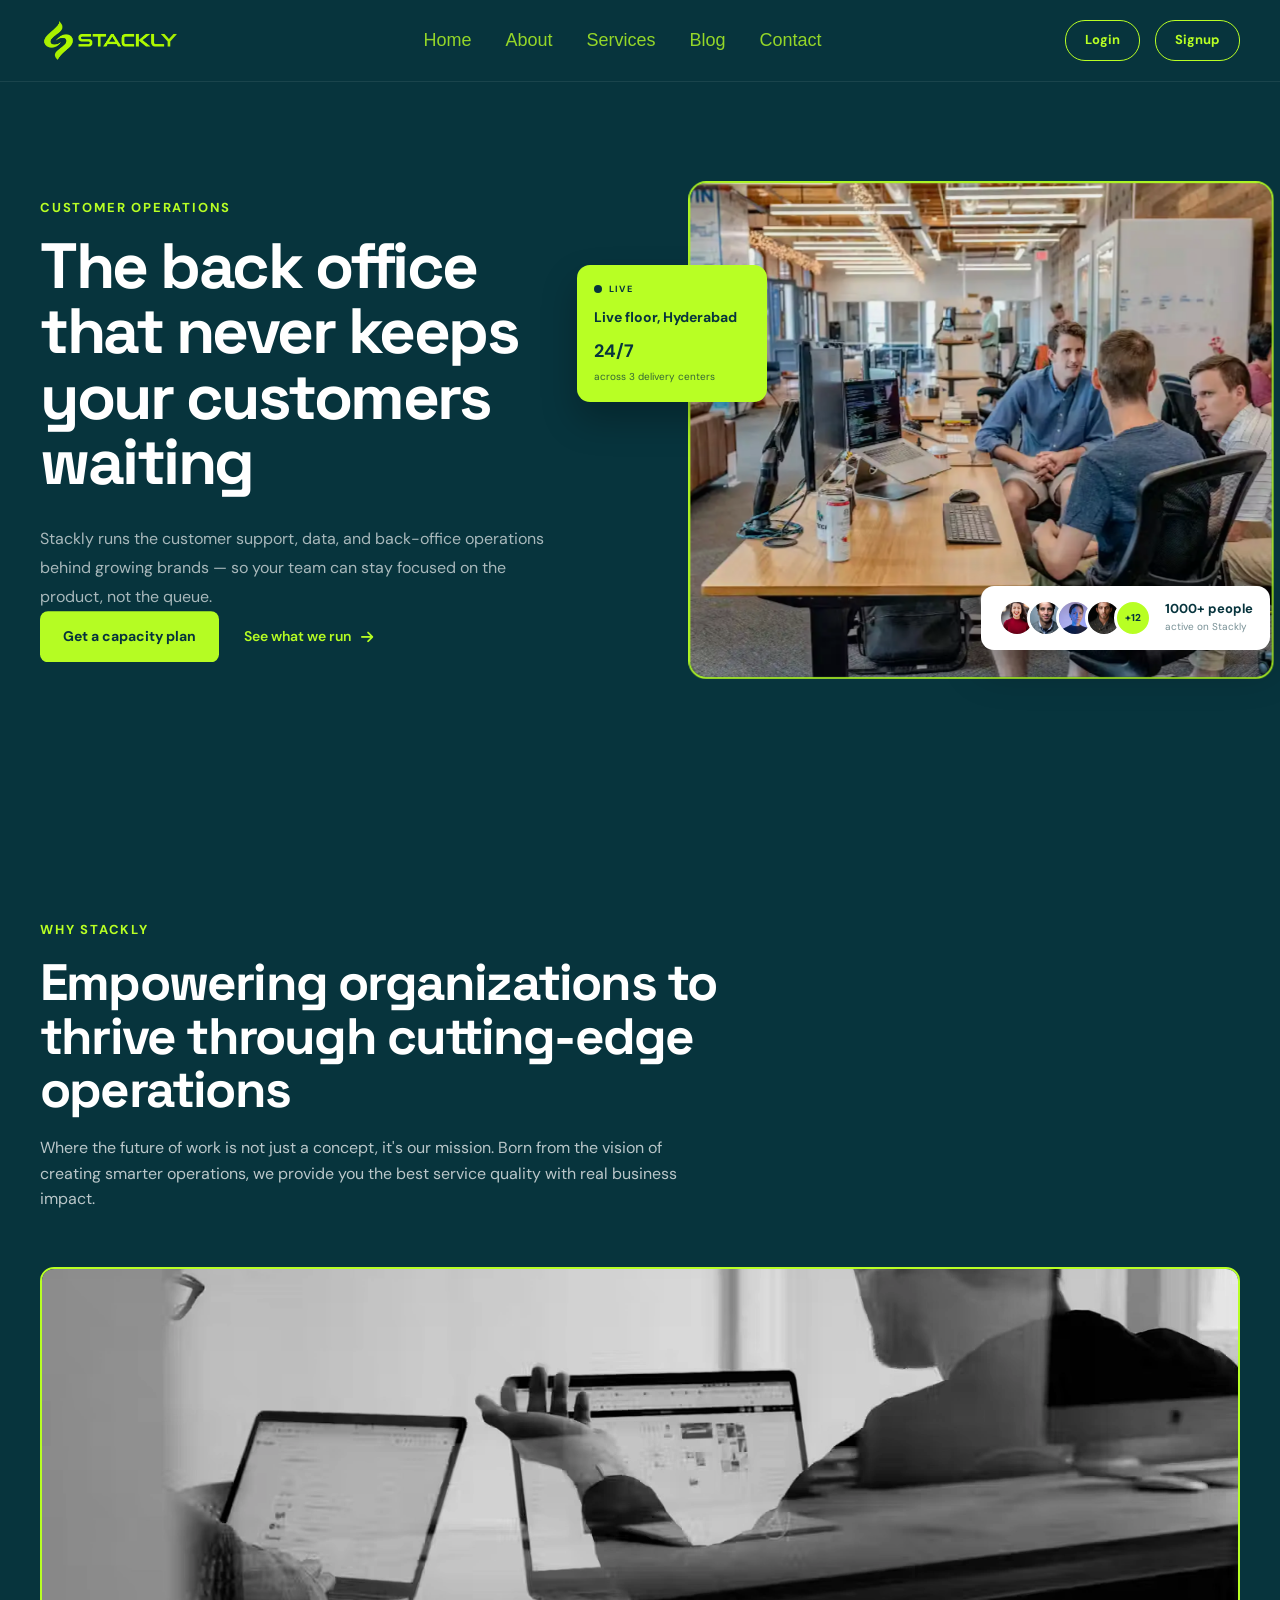
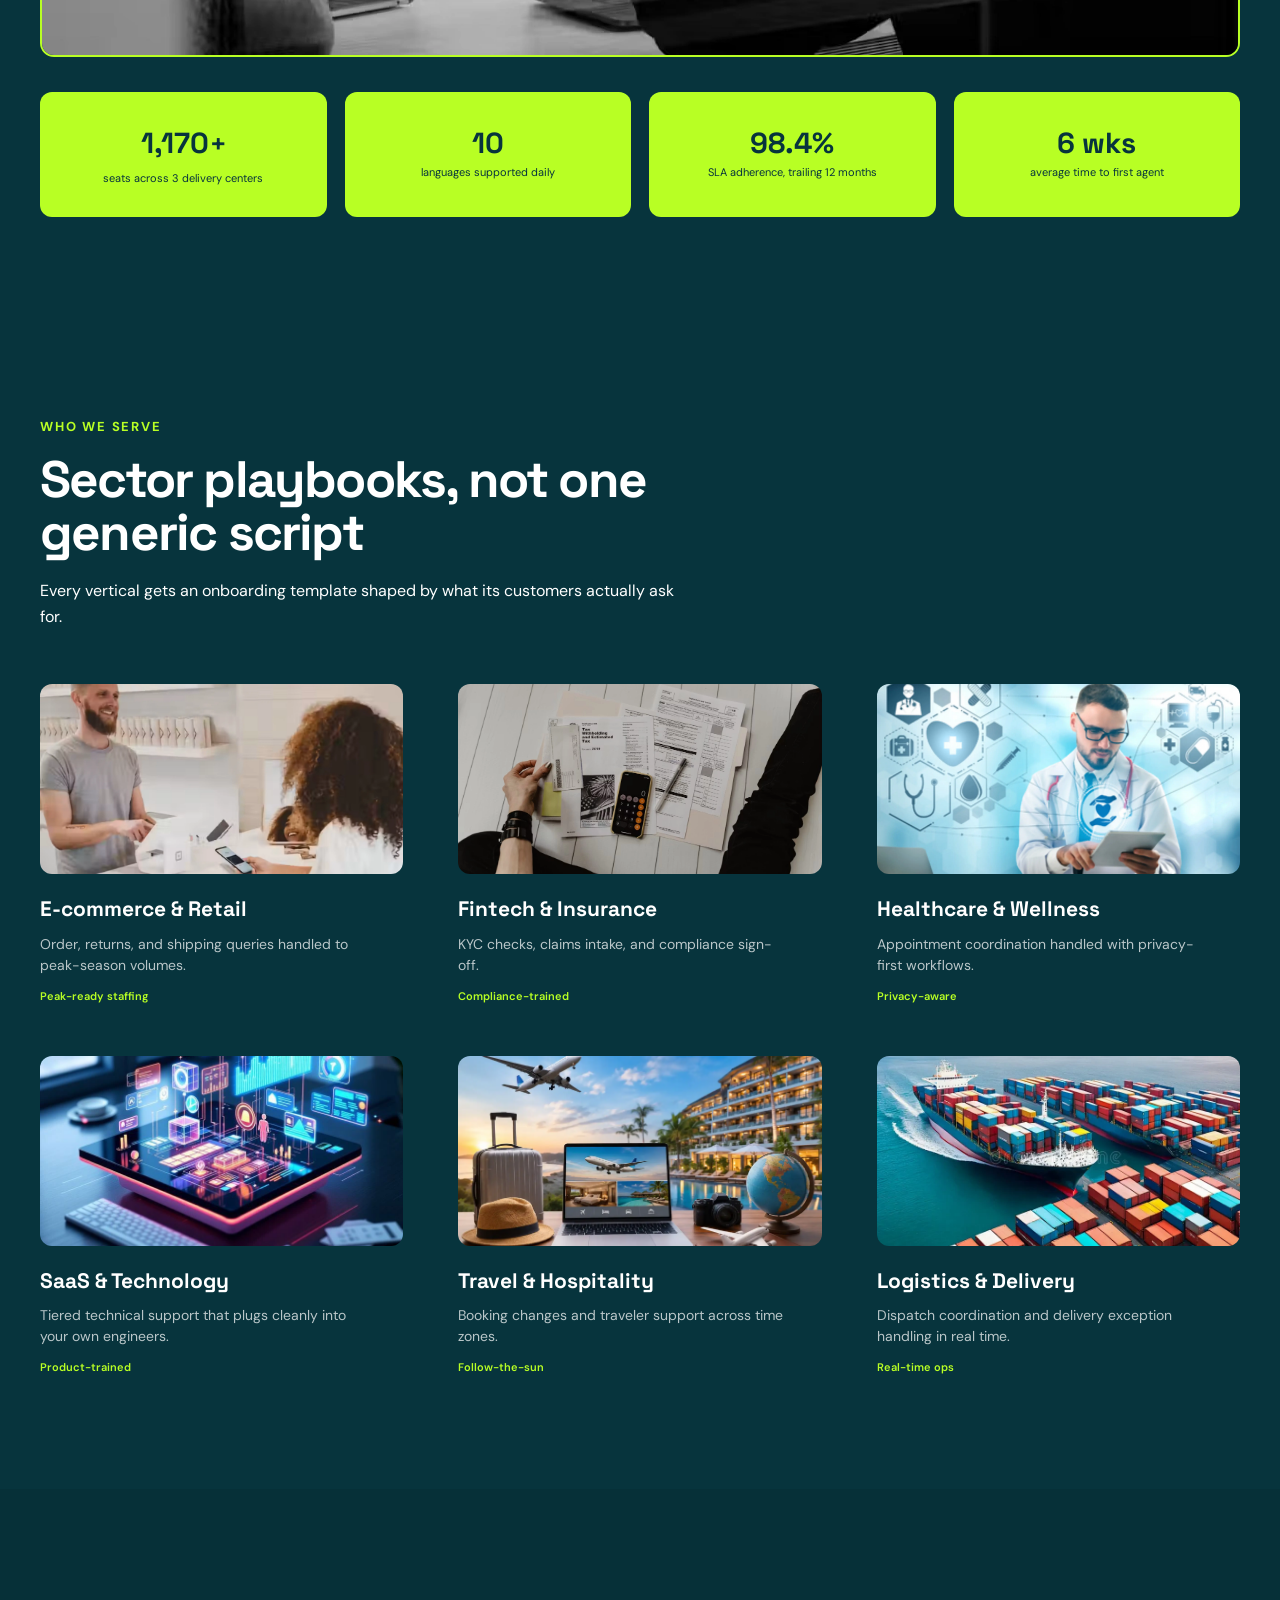
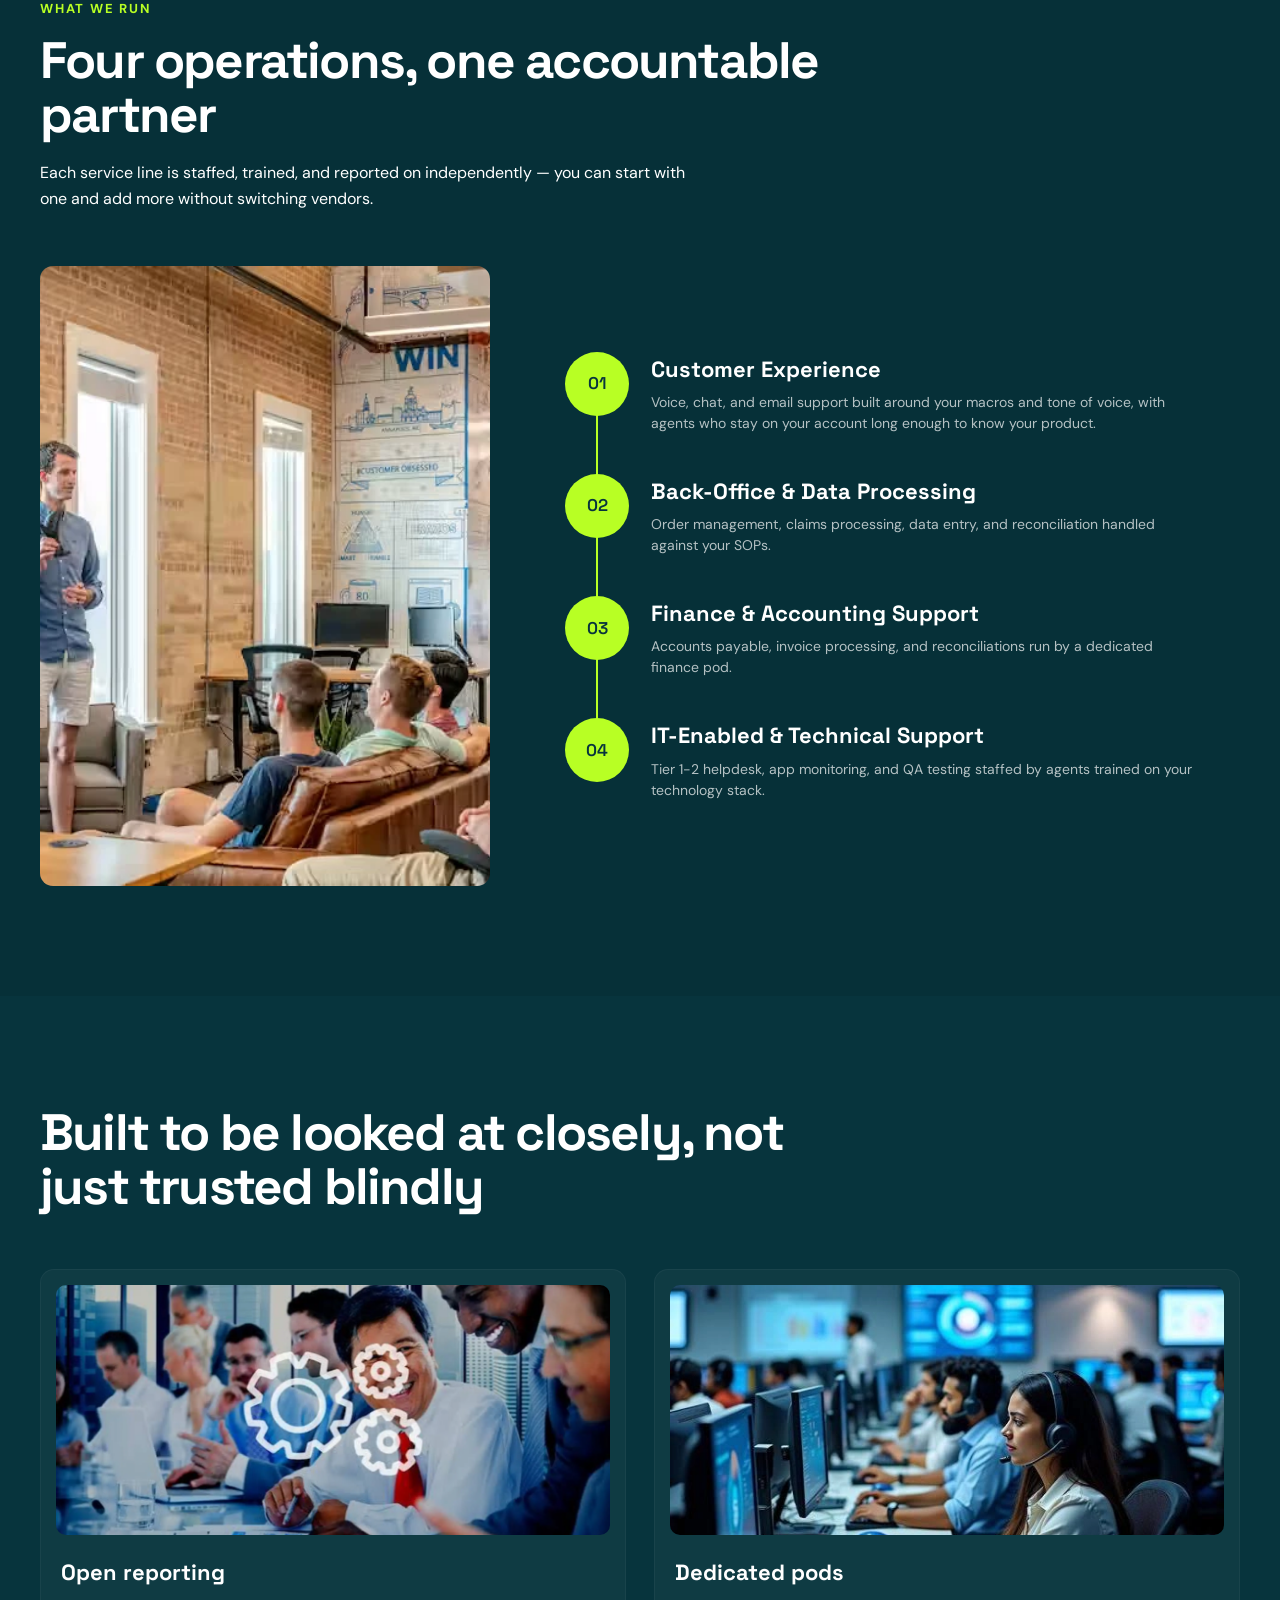
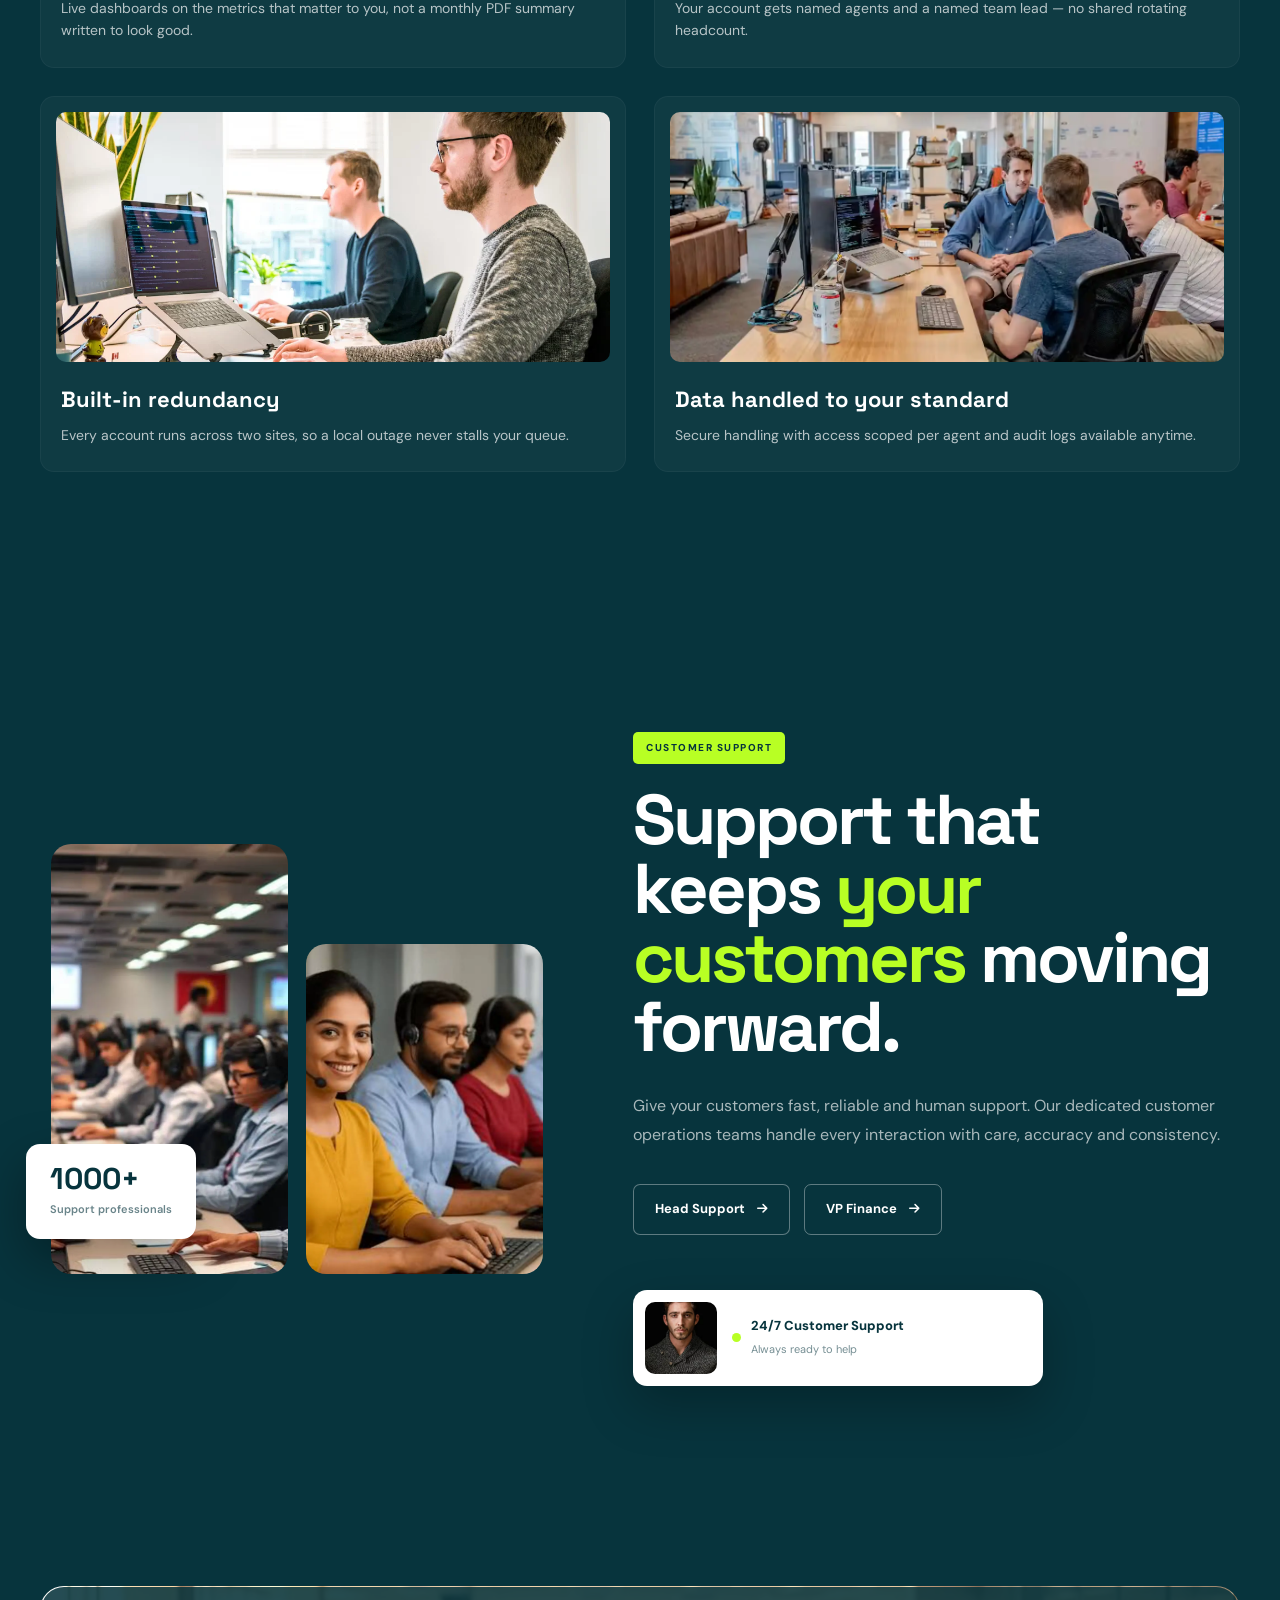
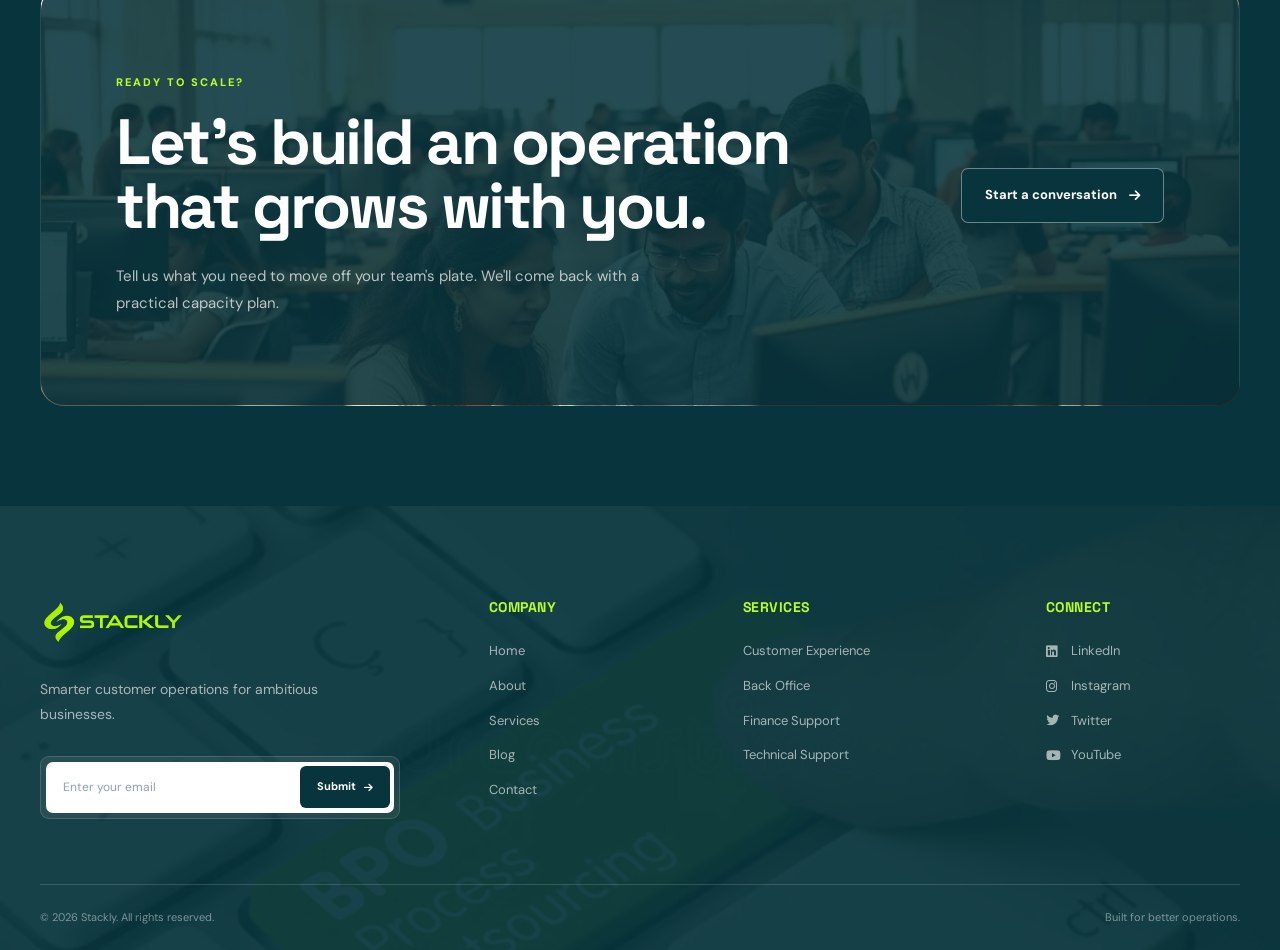
<file: index.html>
<!DOCTYPE html>
<html lang="en">
<head>
    <meta charset="UTF-8">
    <meta name="viewport" content="width=device-width, initial-scale=1.0">

    <title>Stackly | Business Process Outsourcing</title>

    <!-- Google Fonts -->
    <link rel="preconnect" href="https://fonts.googleapis.com">
    <link rel="preconnect" href="https://fonts.gstatic.com" crossorigin>
    <link href="https://fonts.googleapis.com/css2?family=DM+Sans:wght@400;500;600;700&family=Space+Grotesk:wght@400;500;600;700&display=swap" rel="stylesheet">

    <!-- Font Awesome -->
    <link rel="stylesheet"
          href="https://cdnjs.cloudflare.com/ajax/libs/font-awesome/6.5.2/css/all.min.css">

    <!-- AOS -->
    <link rel="stylesheet"
          href="https://unpkg.com/aos@2.3.1/dist/aos.css">

    <!-- CSS -->
    <link rel="stylesheet" href="css/styles.css">
</head>

<body>

<!-- ================= PRELOADER ================= -->
<div class="preloader" id="preloader">
    <div class="loader-logo">
        <span class="logo-symbol">
            <img 
                src="assets/logo img1.webp" 
                alt="Stackly" 
                class="logo-image"
            >
        </span>
    </div>
</div>

<!-- ================= HEADER ================= -->
<header class="header">

    <div class="container nav-container">

 <a href="index.html" class="logo" aria-label="Stackly Home">
    <img src="assets/logo img1.webp"alt="Stackly" class="logo-image">
</a>
        <nav class="nav-menu">

            <a href="index.html" class="nav-link active">Home</a>

            <a href="about.html" class="nav-link">About</a>

            <a href="services.html" class="nav-link">Services</a>
            
            <a href="blog.html" class="nav-link">Blog</a>
            <a href="contact.html" class="nav-link">Contact</a>

        </nav>


        <div class="nav-actions">

    <a href="login.html" class="login-btn">Login</a>

            <a href="signup.html" class="signup-btn">Signup</a>

        </div>


        <button class="menu-toggle"
                aria-label="Open navigation menu"
                title="Open navigation menu">

            <span></span>
            <span></span>
            <span></span>

        </button>

    </div>

</header>


<main>


<!-- ================= HERO ================= -->
<section class="hero section" id="home">

    <div class="container">

        <div class="hero-grid">

            <!-- ================= LEFT CONTENT ================= -->
            <div class="hero-content" data-aos="fade-right">

                <p class="eyebrow">
                    CUSTOMER OPERATIONS
                </p>

                <h1>
                    The back office that never keeps your customers waiting
                </h1>

                <p class="hero-description">
                    Stackly runs the customer support, data, and back-office
                    operations behind growing brands — so your team can stay
                    focused on the product, not the queue.
                </p>

                <div class="hero-buttons">

                    <a href="404.html" class="primary-btn">
                        Get a capacity plan
                    </a>

                    <a href="404.html" class="text-btn">
                        See what we run
                        <i class="fa-solid fa-arrow-right"></i>
                    </a>

                </div>

            </div>


            <!-- ================= RIGHT VISUAL ================= -->
            <div class="hero-visual" data-aos="fade-left">

                <!-- LOCATION CARD - LEFT SIDE -->
                <div class="location-card"
                     data-aos="fade-right"
                     data-aos-delay="300">

                    <div class="location-top">
                        <span class="location-dot"></span>

                        <span class="location-live">
                            LIVE
                        </span>
                    </div>

                    <strong>
                        Live floor, Hyderabad
                    </strong>

                    <div class="location-info">
                        <b>24/7</b>
                        <span>across 3 delivery centers</span>
                    </div>

                </div>


                <!-- MAIN IMAGE -->
                <div class="hero-image">

                    <img
                        src="assets/img-2.webp"
                        alt="Customer support team working together"
                    >

                </div>


                <!-- USER DATA CARD -->
                <div class="user-data-card"
                     data-aos="fade-up"
                     data-aos-delay="500">

                    <div class="user-avatars">

                        <img src="assets/img-25.webp"alt="Team member">
                        <img src="assets/img-26.webp" alt="Team member">
                        <img src="assets/img-27.webp"alt="Team member">
                        <img src="assets/img-28.webp"  alt="Team member">

                        <span class="avatar-more">
                            +12
                        </span>

                    </div>

                    <div class="user-data-text">

                        <strong>
                            1000+ people
                        </strong>

                        <small>
                            active on Stackly
                        </small>

                    </div>

                </div>

            </div>

        </div>

    </div>

</section>


<!-- ================= ABOUT / TECHNOLOGY ================= -->

<section class="technology section" id="about">

    <div class="container">

        <div class="section-heading"
             data-aos="fade-up">

            <p class="eyebrow">
                WHY STACKLY
            </p>

            <h2>
                Empowering organizations to
                thrive through cutting-edge
                operations
            </h2>

            <p>
                Where the future of work is not just a concept,
                it's our mission. Born from the vision of creating
                smarter operations, we provide you the best service
                quality with real business impact.
            </p>

        </div>


        <div class="wide-image"
             data-aos="zoom-in">

            <img
                src="assets/img-3.webp"
                alt="Business team reviewing analytics"
            >

        </div>


        <!-- STATS -->

        <div class="stats-grid">

            <div class="stat-card" data-aos="fade-up">

                <strong class="counter"
                        data-target="1200">
                    0
                </strong>

                <span>+</span>

                <p>
                    seats across 3 delivery centers
                </p>

            </div>


            <div class="stat-card"
                 data-aos="fade-up"
                 data-aos-delay="100">

                <strong class="counter"
                        data-target="11">
                    0
                </strong>

                <p>
                    languages supported daily
                </p>

            </div>


            <div class="stat-card"
                 data-aos="fade-up"
                 data-aos-delay="200">

                <strong>98.4%</strong>

                <p>
                    SLA adherence, trailing 12 months
                </p>

            </div>


            <div class="stat-card"
                 data-aos="fade-up"
                 data-aos-delay="300">

                <strong>6 wks</strong>

                <p>
                    average time to first agent
                </p>

            </div>

        </div>

    </div>

</section>


<!-- ================= SECTORS ================= -->

<section class="sectors section">

    <div class="container">

        <div class="section-heading">

            <p class="eyebrow"
               data-aos="fade-up">
                WHO WE SERVE
            </p>

            <h2 data-aos="fade-up">
                Sector playbooks, not one generic script
            </h2>

            <p data-aos="fade-up">
                Every vertical gets an onboarding template shaped
                by what its customers actually ask for.
            </p>

        </div>


        <div class="sector-grid">


            <!-- CARD 1 -->

            <article class="sector-card"
                     data-aos="fade-up">

                <div class="sector-image">

                    <img
                        src="assets/img-4.webp"
                        alt="E-commerce customer experience"
                    >

                </div>

                <h3>E-commerce & Retail</h3>

                <p>
                    Order, returns, and shipping queries
                    handled to peak-season volumes.
                </p>

                <span>Peak-ready staffing</span>

            </article>


            <!-- CARD 2 -->

            <article class="sector-card"
                     data-aos="fade-up"
                     data-aos-delay="100">

                <div class="sector-image">

                    <img
                        src="assets/img-22.webp"
                        alt="Finance documentation"
                    >

                </div>

                <h3>Fintech & Insurance</h3>

                <p>
                    KYC checks, claims intake, and
                    compliance sign-off.
                </p>

                <span>Compliance-trained</span>

            </article>


            <!-- CARD 3 -->

            <article class="sector-card"
                     data-aos="fade-up"
                     data-aos-delay="200">

                <div class="sector-image">

                    <img
                        src="assets/img-6.webp"
                        alt="Healthcare professional"
                    >

                </div>

                <h3>Healthcare & Wellness</h3>

                <p>
                    Appointment coordination handled
                    with privacy-first workflows.
                </p>

                <span>Privacy-aware</span>

            </article>


            <!-- CARD 4 -->

            <article class="sector-card"
                     data-aos="fade-up">

                <div class="sector-image">

                    <img
                        src="assets/img-7.webp"
                        alt="Technology infrastructure"
                    >

                </div>

                <h3>SaaS & Technology</h3>

                <p>
                    Tiered technical support that plugs
                    cleanly into your own engineers.
                </p>

                <span>Product-trained</span>

            </article>


            <!-- CARD 5 -->

            <article class="sector-card"
                     data-aos="fade-up"
                     data-aos-delay="100">

                <div class="sector-image">

                    <img
                        src="assets/img-8.webp"
                        alt="Travel destination"
                    >

                </div>

                <h3>Travel & Hospitality</h3>

                <p>
                    Booking changes and traveler
                    support across time zones.
                </p>

                <span>Follow-the-sun</span>

            </article>


            <!-- CARD 6 -->

            <article class="sector-card"
                     data-aos="fade-up"
                     data-aos-delay="200">

                <div class="sector-image">

                    <img
                        src="assets/img-9.webp"
                        alt="Logistics shipping containers"
                    >

                </div>

                <h3>Logistics & Delivery</h3>

                <p>
                    Dispatch coordination and delivery
                    exception handling in real time.
                </p>

                <span>Real-time ops</span>

            </article>

        </div>

    </div>

</section>





<!-- ================= SERVICES ================= -->

<section class="services section" id="services">

    <div class="container">

        <div class="section-heading">

            <p class="eyebrow"
               data-aos="fade-up">
                WHAT WE RUN
            </p>

            <h2 data-aos="fade-up">
                Four operations, one accountable partner
            </h2>

            <p data-aos="fade-up">
                Each service line is staffed, trained, and reported
                on independently — you can start with one and add
                more without switching vendors.
            </p>

        </div>


        <div class="operations-layout">

            <!-- IMAGE -->

            <div class="operations-image"
                 data-aos="fade-right">

                <img
                    src="assets/img-24.webp"
                    alt="Business operations meeting"
                >

            </div>


            <!-- TIMELINE -->

            <div class="operations-list"
                 data-aos="fade-left">

                <div class="operation-item">

                    <div class="operation-number">01</div>

                    <div>

                        <h3>Customer Experience</h3>

                        <p>
                            Voice, chat, and email support built around
                            your macros and tone of voice, with agents
                            who stay on your account long enough to
                            know your product.
                        </p>

                    </div>

                </div>


                <div class="operation-item">

                    <div class="operation-number">02</div>

                    <div>

                        <h3>Back-Office & Data Processing</h3>

                        <p>
                            Order management, claims processing,
                            data entry, and reconciliation handled
                            against your SOPs.
                        </p>

                    </div>

                </div>


                <div class="operation-item">

                    <div class="operation-number">03</div>

                    <div>

                        <h3>Finance & Accounting Support</h3>

                        <p>
                            Accounts payable, invoice processing,
                            and reconciliations run by a dedicated
                            finance pod.
                        </p>

                    </div>

                </div>


                <div class="operation-item">

                    <div class="operation-number">04</div>

                    <div>

                        <h3>IT-Enabled & Technical Support</h3>

                        <p>
                            Tier 1-2 helpdesk, app monitoring, and
                            QA testing staffed by agents trained
                            on your technology stack.
                        </p>

                    </div>

                </div>

            </div>

        </div>

    </div>

</section>


<!-- ================= TRUST ================= -->

<section class="trust section" id="blog">

    <div class="container">

        <div class="section-heading">

            <h2 data-aos="fade-up">
                Built to be looked at closely,
                not just trusted blindly
            </h2>

        </div>


        <div class="trust-grid">


            <article class="trust-card"
                     data-aos="fade-up">

                <img
                    src="assets/img-12.webp"
                    alt="Business analytics dashboard"
                >

                <div class="trust-content">

                    <h3>Open reporting</h3>

                    <p>
                        Live dashboards on the metrics that matter
                        to you, not a monthly PDF summary written
                        to look good.
                    </p>

                </div>

            </article>


            <article class="trust-card"
                     data-aos="fade-up"
                     data-aos-delay="100">

                <img
                    src="assets/img-11.webp"
                    alt="Dedicated business team"
                >

                <div class="trust-content">

                    <h3>Dedicated pods</h3>

                    <p>
                        Your account gets named agents and a named
                        team lead — no shared rotating headcount.
                    </p>

                </div>

            </article>


            <article class="trust-card"
                     data-aos="fade-up"
                     data-aos-delay="200">

                <img
                    src="assets/img-23.webp"
                    alt="Business performance review"
                >

                <div class="trust-content">

                    <h3>Built-in redundancy</h3>

                    <p>
                        Every account runs across two sites, so a
                        local outage never stalls your queue.
                    </p>

                </div>

            </article>


            <article class="trust-card"
                     data-aos="fade-up"
                     data-aos-delay="300">

                <img
                    src="assets/img-2.webp"
                    alt="Modern business office"
                >

                <div class="trust-content">

                    <h3>Data handled to your standard</h3>

                    <p>
                        Secure handling with access scoped per
                        agent and audit logs available anytime.
                    </p>

                </div>

            </article>

        </div>

    </div>

</section>

<section class="hero-section">
  <div class="hero-container">

    <!-- LEFT IMAGE GRID -->
    <div class="hero-left">

      <div class="image-grid">

        <div class="grid-image image-one">
          <img
            src="assets/img-13.webp"
            alt="Customer support team"
          >
        </div>

        <div class="grid-image image-two">
          <img
            src="assets/img-15.webp"
            alt="Customer service professional"
          >
        </div>

      </div>

      <!-- STAT -->
      <div class="left-stat">
        <strong>1000+</strong>
        <span>Support professionals</span>
      </div>

    </div>


    <!-- RIGHT CONTENT -->
    <div class="hero-right">

      <span class="hero-tag">CUSTOMER SUPPORT</span>

      <h1>
        Support that keeps
        <span>your customers</span>
        moving forward.
      </h1>

      <p class="hero-description">
        Give your customers fast, reliable and human support.
        Our dedicated customer operations teams handle every
        interaction with care, accuracy and consistency.
      </p>


      <!-- BUTTONS -->
      <div class="hero-actions">

        <a href="404.html" class="hero-btn">
          Head Support
          <i class="fa-solid fa-arrow-right"></i>
        </a>

        <a href="404.html" class="hero-btn secondary-btn">
          VP Finance
          <i class="fa-solid fa-arrow-right"></i>
        </a>

      </div>


      <!-- SUPPORT CARD -->
      <div class="support-card">

        <div class="support-image">
          <img
            src="assets/img-28.webp"
            alt="Customer support specialist"
          >
        </div>

        <div class="support-info">

          <span class="live-dot"></span>

          <div>
            <strong>24/7 Customer Support</strong>
            <small>Always ready to help</small>
          </div>

        </div>

      </div>

    </div>

  </div>
</section>




<!-- ================= CTA ================= -->

<section class="cta-section section" id="contact">

    <div class="container">

        <div class="cta-box" data-aos="zoom-in">

            <div class="cta-content">

                <p class="eyebrow">
                    READY TO SCALE?
                </p>

                <h2>
                    Let's build an operation
                    that grows with you.
                </h2>

                <p>
                    Tell us what you need to move off your team's plate.
                    We'll come back with a practical capacity plan.
                </p>

            </div>

            <a href="404.html" class="primary-btn dark-btn">
                Start a conversation
                <i class="fa-solid fa-arrow-right"></i>
            </a>

        </div>

    </div>

</section>

</main>


<!-- ================= FOOTER ================= -->

<footer class="footer">

    <div class="footer-overlay"></div>

    <div class="container footer-container">

        <div class="footer-grid">

            <!-- ================= BRAND ================= -->

            <div class="footer-brand">

                <a href="index.html"
                   class="footer-logo-link"
                   aria-label="Stackly Home">

                    <img
                        src="./assets/logo img1.webp"
                        alt="Stackly"
                        class="footer-logo"
                    >

                </a>

                <p class="footer-description">
                    Smarter customer operations for
                    ambitious businesses.
                </p>


                <!-- NEWSLETTER -->

                <div class="newsletter-box"> 

            <form class="newsletter-form" id="newsletterForm" novalidate>

              <label for="footer-email" class="sr-only">
                  Email address
                       </label>

               <input
                      id="footer-email"
                     name="email"
                     type="email"
                     placeholder="Enter your email"
                       aria-label="Enter your email"
                          autocomplete="email"
                     required
                       >

                 <button type="submit">
               <span>Submit</span>
            <i class="fa-solid fa-arrow-right"></i>
               </button>

               </form>
                </div>

            </div>


            <!-- ================= COMPANY ================= -->

            <div class="footer-column">

                <h4>COMPANY</h4>

                <a href="index.html">Home</a>
                <a href="about.html">About</a>
                <a href="services.html">Services</a>
                <a href="blog.html">Blog</a>
                <a href="contact.html">Contact</a>

            </div>


            <!-- ================= SERVICES ================= -->

            <div class="footer-column">

                <h4>SERVICES</h4>

                <a href="404.html">Customer Experience</a>
                <a href="404.html">Back Office</a>
                <a href="404.html">Finance Support</a>
                <a href="404.html">Technical Support</a>

            </div>


            <!-- ================= CONNECT ================= -->

            <div class="footer-column">

                <h4>CONNECT</h4>

                <a href="404.html" aria-label="LinkedIn">
                    <i class="fa-brands fa-linkedin"></i>
                    <span>LinkedIn</span>
                </a>

                <a href="404.html" aria-label="Instagram">
                    <i class="fa-brands fa-instagram"></i>
                    <span>Instagram</span>
                </a>

               <a href="404.html" aria-label="Twitter" title="Twitter">
             <i class="fa-brands fa-twitter"></i>
                 <span>Twitter</span>
                   </a>
                <a href="404.html" aria-label="YouTube">
                  <i class="fa-brands fa-youtube"></i>
                           <span>YouTube</span>
                             </a>

            </div>

        </div>


        <!-- ================= FOOTER BOTTOM ================= -->

        <div class="footer-bottom">

            <p>
                © 2026 Stackly. All rights reserved.
            </p>

            <p>
                Built for better operations.
            </p>

        </div>

    </div>

</footer>


<!-- ================= AOS ================= -->

<script src="https://unpkg.com/aos@2.3.1/dist/aos.js"></script>

<!-- ================= GSAP ================= -->

<script src="https://cdnjs.cloudflare.com/ajax/libs/gsap/3.12.5/gsap.min.js"></script>

<!-- ================= JS ================= -->

<script src="js/script.js"></script>

</body>
</html>
</file>
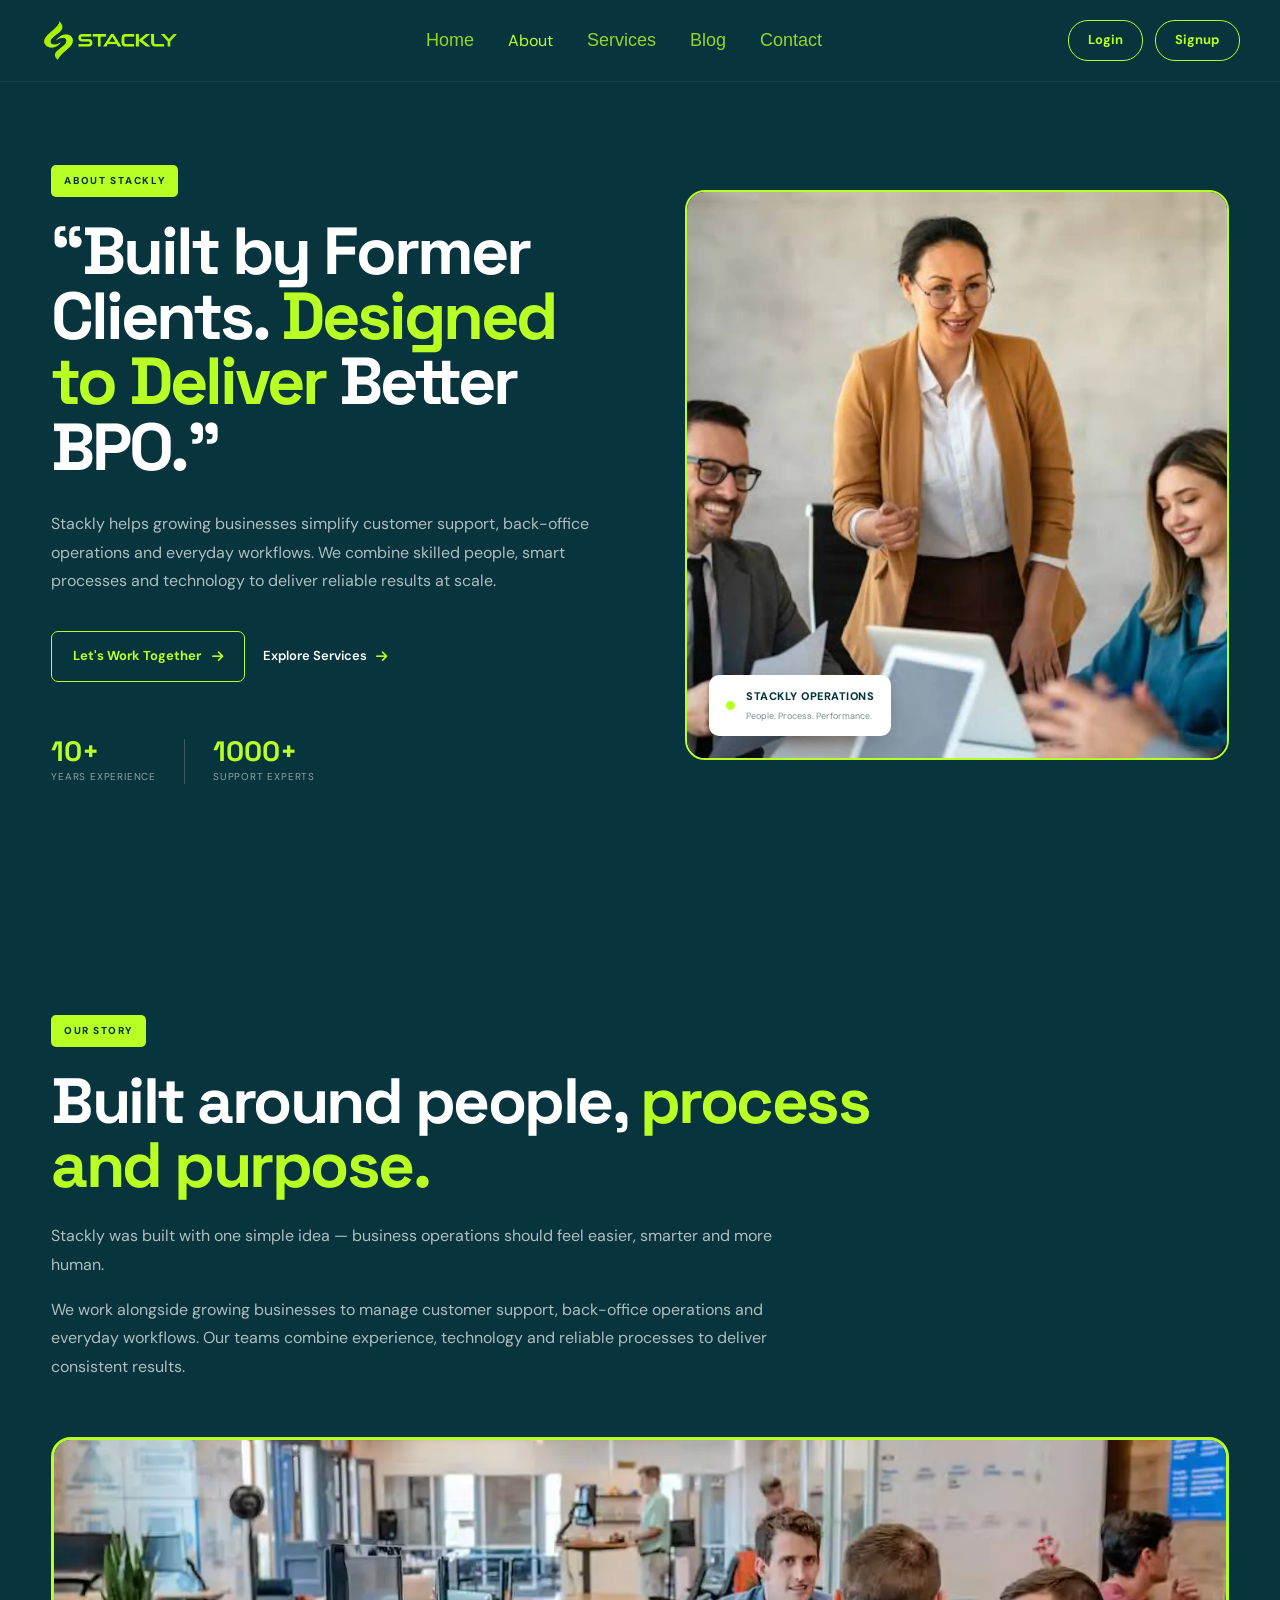
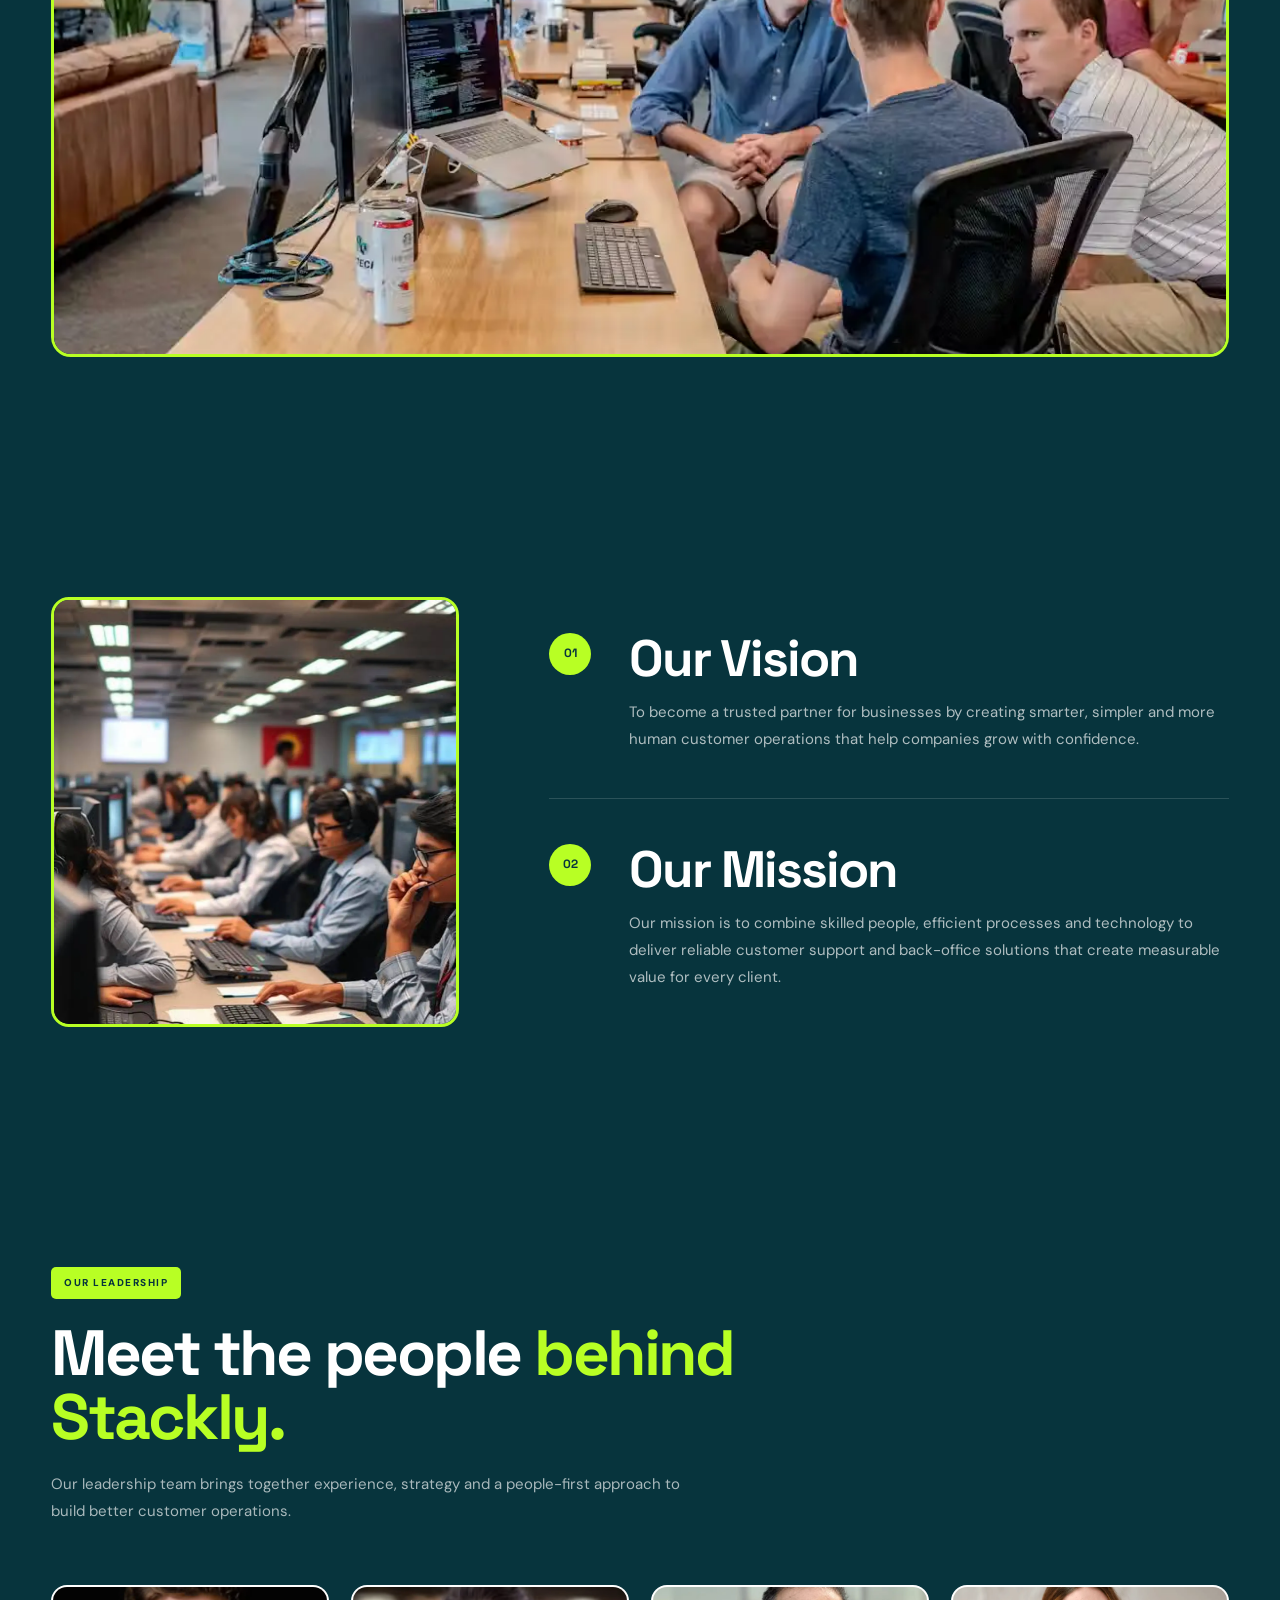
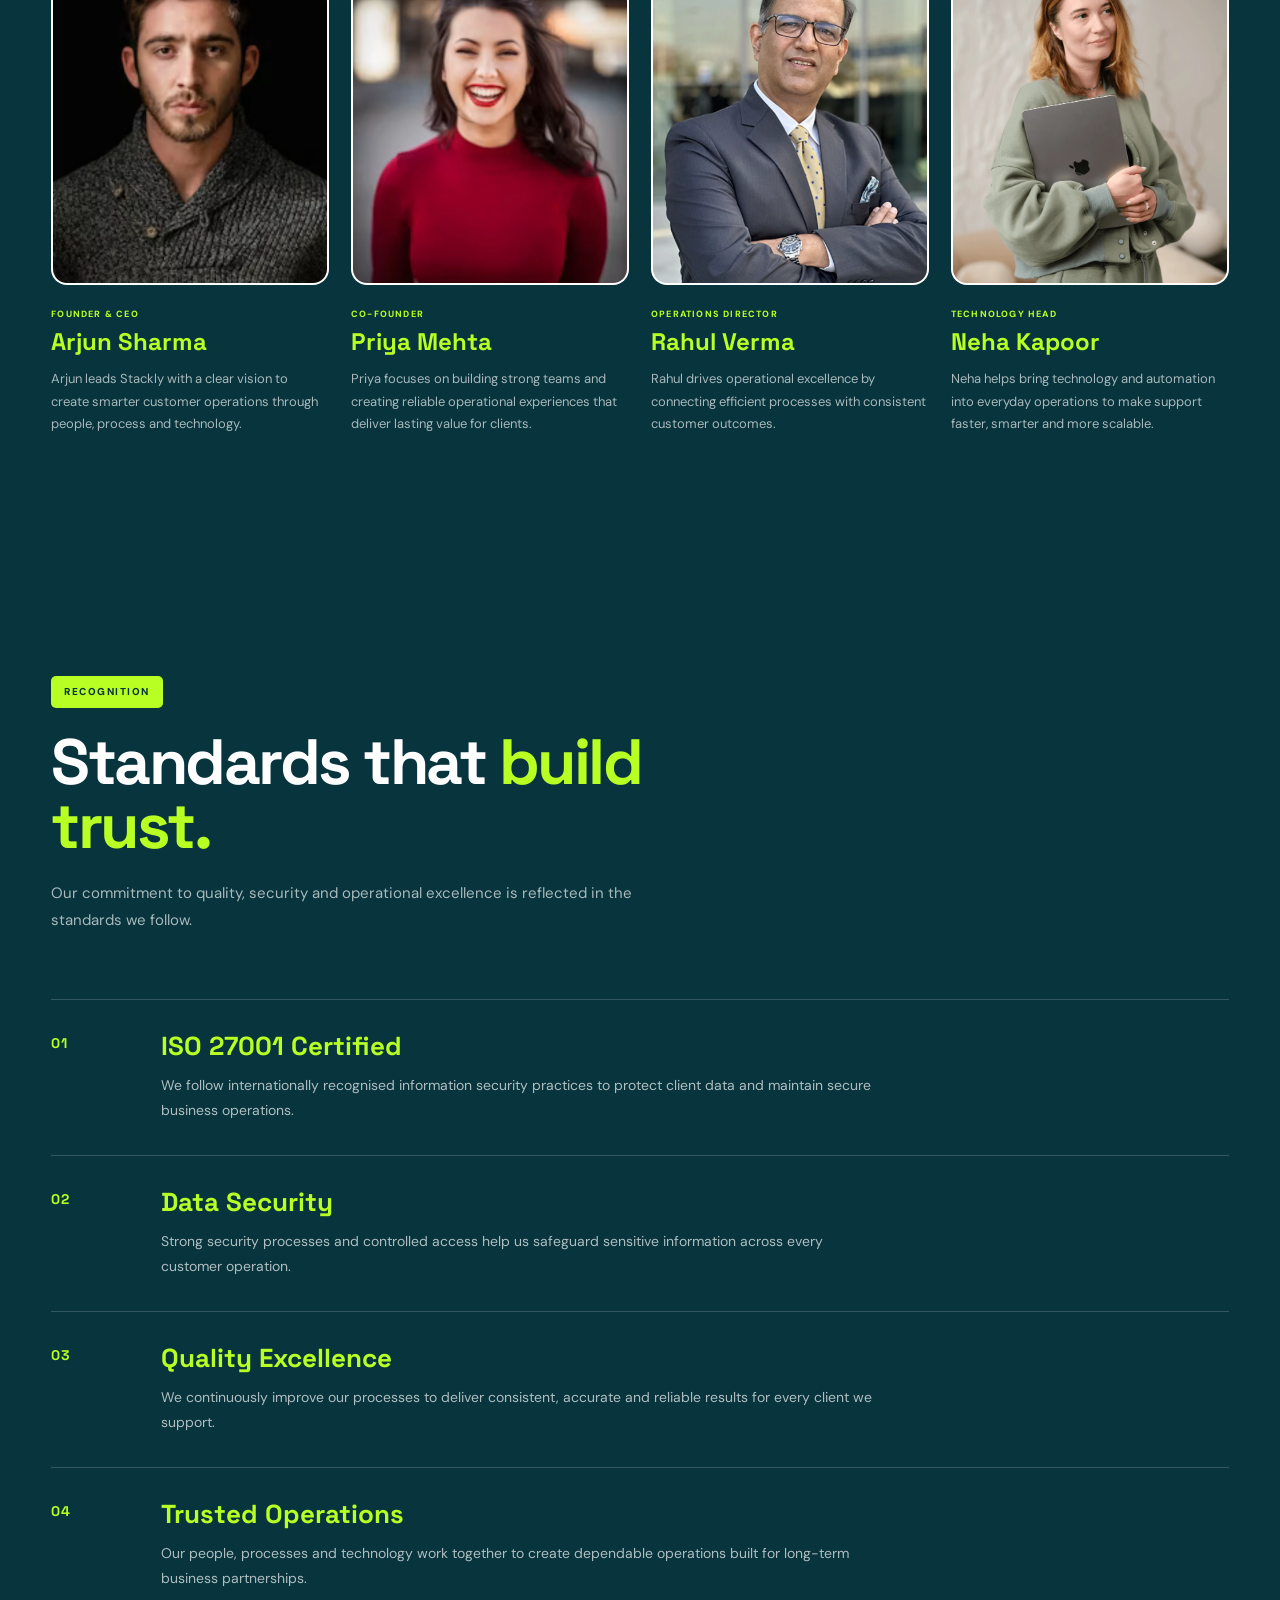
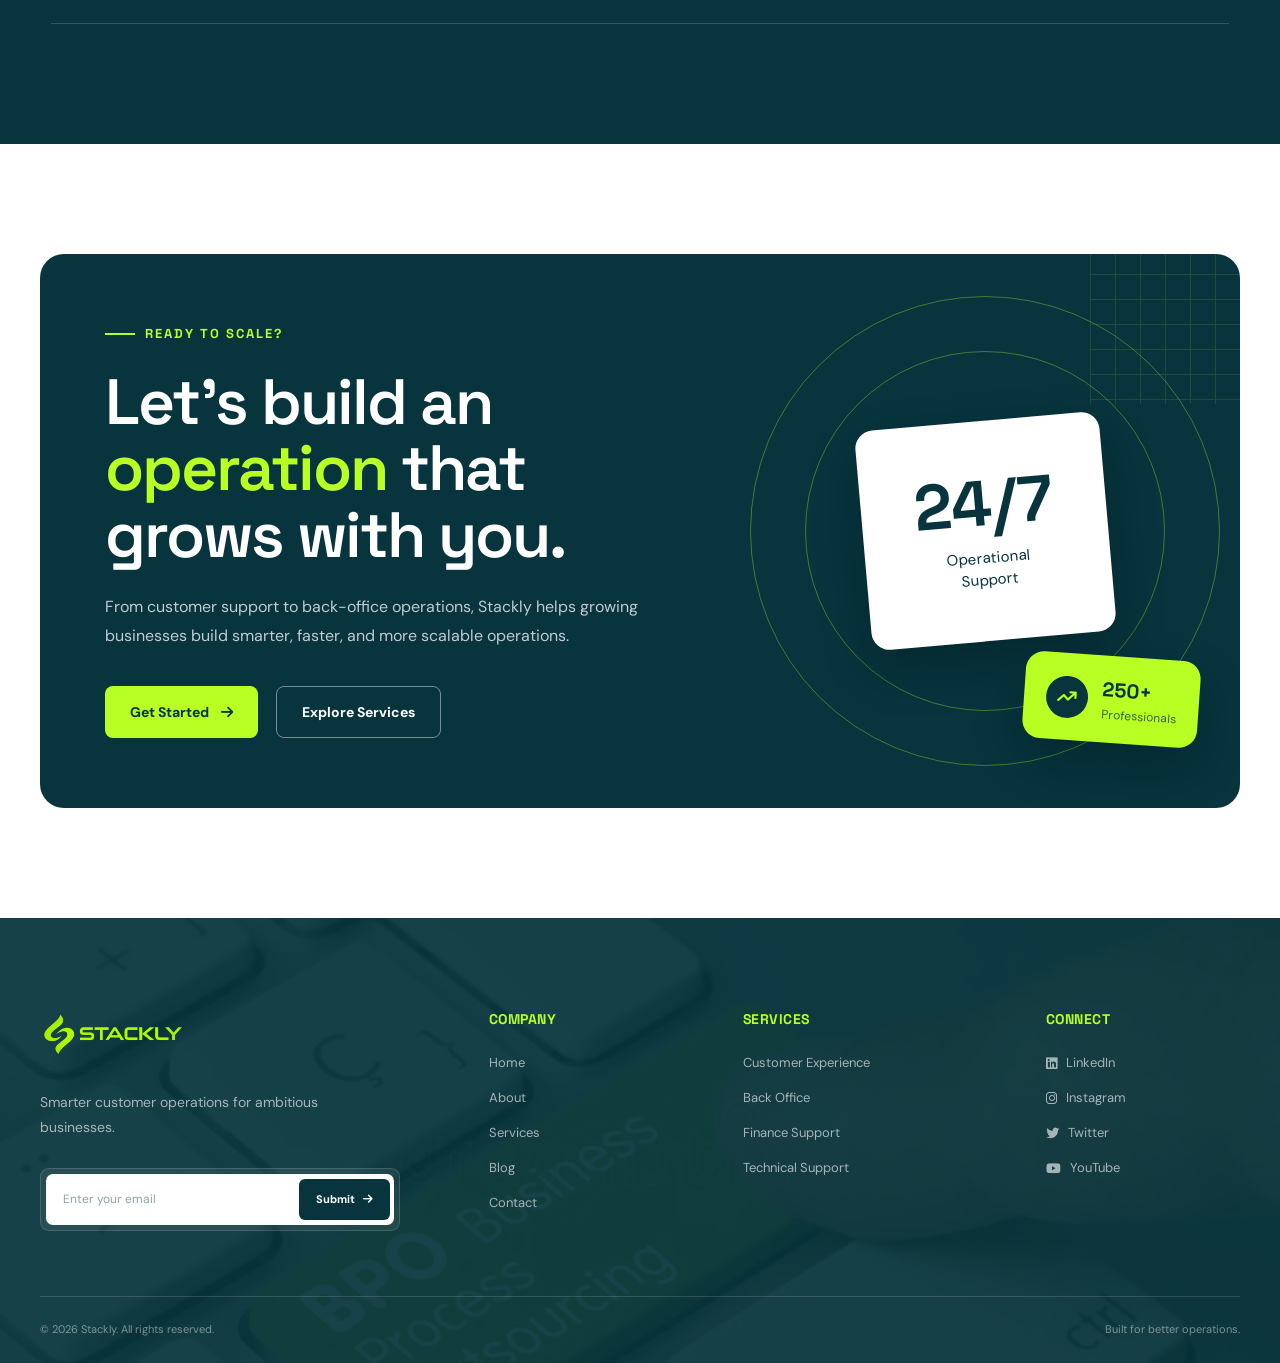
<file: about.html>
<!DOCTYPE html>
<html lang="en">
<head>
    <meta charset="UTF-8">
    <meta name="viewport" content="width=device-width, initial-scale=1.0">

    <title>Stackly | Business Process Outsourcing</title>

    <!-- Google Fonts -->
    <link rel="preconnect" href="https://fonts.googleapis.com">
    <link rel="preconnect" href="https://fonts.gstatic.com" crossorigin>
    <link href="https://fonts.googleapis.com/css2?family=DM+Sans:wght@400;500;600;700&family=Space+Grotesk:wght@400;500;600;700&display=swap" rel="stylesheet">

    <!-- Font Awesome -->
    <link rel="stylesheet"
          href="https://cdnjs.cloudflare.com/ajax/libs/font-awesome/6.5.2/css/all.min.css">

    <!-- AOS -->
    <link rel="stylesheet"
          href="https://unpkg.com/aos@2.3.1/dist/aos.css">

    <!-- CSS -->
    <link rel="stylesheet" href="css/about.css">
</head>

<body>

<!-- ================= PRELOADER ================= -->
<div class="preloader" id="preloader">
    <div class="loader-logo">
        <span class="logo-symbol">
            <img 
                src="assets/logo img1.webp" 
                alt="Stackly" 
                class="logo-image"
            >
        </span>
    </div>
</div>


<!-- ================= HEADER ================= -->
<header class="header">

    <div class="container nav-container">

        <!-- LOGO -->
        <a href="index.html" class="logo" aria-label="Stackly Home">
            <img
                src="assets/logo img1.webp"
                alt="Stackly BPO"
                class="logo-image"
            >
        </a>

        <!-- DESKTOP + MOBILE NAV -->
        <nav class="nav-menu" id="navMenu" aria-label="Main navigation">

            <a href="index.html" class="nav-link">Home</a>

            <a href="about.html" class="nav-lin active">About</a>

            <a href="services.html" class="nav-link">Services</a>

            <a href="blog.html" class="nav-link">Blog</a>

            <a href="contact.html" class="nav-link">Contact</a>

            <!-- MOBILE BUTTONS -->
            <div class="mobile-nav-actions">

                <a href="login.html" class="login-btn">
                    Login
                </a>

                <a href="signup.html" cla s="signup-btn">
                    Signup
                </a>

            </div>

        </nav>

        <!-- DESKTOP ACTIONS -->
        <div class="nav-actions">

            <a href="login.html" class="login-btn">
                Login
            </a>

            <a href="signup.html" class="signup-btn">
                Signup
            </a>

        </div>

        <!-- MOBILE TOGGLE -->
        <button
            type="button"
            class="menu-toggle"
            id="menuToggle"
            aria-label="Open navigation menu"
            aria-expanded="false"
            aria-controls="navMenu"
        >
            <span></span>
            <span></span>
            <span></span>
        </button>

    </div>

</header>


<!-- =====================================================
     STACKLY BPO — ABOUT HERO
===================================================== -->

<section class="about-hero" id="about">

    <div class="about-hero-container">

        <!-- LEFT CONTENT -->
        <div class="about-hero-content" data-aos="fade-right">

            <span class="about-eyebrow">
                ABOUT STACKLY
            </span>

            <h1>
              “Built by Former Clients. 
                <span> Designed to Deliver </span>
                Better BPO.”
            </h1>

            <p>
                Stackly helps growing businesses simplify customer
                support, back-office operations and everyday workflows.
                We combine skilled people, smart processes and
                technology to deliver reliable results at scale.
            </p>

            <div class="about-hero-actions">

                <a href="404.html" class="about-primary-btn">
                    Let's Work Together
                    <i class="fa-solid fa-arrow-right"></i>
                </a>

                <a href="404.html" class="about-text-btn">
                    Explore Services
                    <i class="fa-solid fa-arrow-right"></i>
                </a>

            </div>

            <div class="about-mini-info">

                <div class="mini-item">
                    <strong>10+</strong>
                    <span>Years Experience</span>
                </div>

                <div class="mini-line"></div>

                <div class="mini-item">
                    <strong>1000+</strong>
                    <span>Support Experts</span>
                </div>

            </div>

        </div>


        <!-- RIGHT IMAGE ONLY -->
        <div class="about-hero-image" data-aos="fade-left">

            <img
                src="assets/img-10.webp"
                alt="Stackly customer operations team"
            >

            <div class="image-label">
                <span class="image-dot"></span>
                <div>
                    <strong>STACKLY OPERATIONS</strong>
                    <small>People. Process. Performance.</small>
                </div>
            </div>

        </div>

    </div>

</section>


<!-- =====================================================
     OUR STORY
===================================================== -->

<section class="story-section" id="story">

    <div class="story-container">

        <!-- HEADING + CONTENT -->
        <div class="story-content" data-aos="fade-up">

            <span class="story-eyebrow">OUR STORY</span>

            <h2>
                Built around people,
                <span>process and purpose.</span>
            </h2>

            <p>
                Stackly was built with one simple idea — business operations
                should feel easier, smarter and more human.
            </p>

            <p>
                We work alongside growing businesses to manage customer
                support, back-office operations and everyday workflows.
                Our teams combine experience, technology and reliable
                processes to deliver consistent results.
            </p>

        </div>


        <!-- IMAGE ONLY -->
        <div class="story-image" data-aos="fade-up">

            <img
                src="assets/img-2.webp"
                alt="Stackly operations team working together"
            >

        </div>

    </div>

</section>
<!-- =====================================================
     VISION & MISSION
===================================================== -->

<section class="vision-mission-section" id="vision-mission">

    <div class="vision-mission-container">

        <!-- LEFT IMAGE -->
        <div class="vm-image" data-aos="fade-right">
            <img
                src="assets/img-13.webp"
                alt="Stackly team working together"
            >
        </div>


        <!-- RIGHT CONTENT -->
        <div class="vm-content" data-aos="fade-left">

            <!-- VISION -->
            <div class="vm-item">

                <span class="vm-number">01</span>

                <div>
                    <h2>Our Vision</h2>

                    <p>
                        To become a trusted partner for businesses by
                        creating smarter, simpler and more human customer
                        operations that help companies grow with confidence.
                    </p>
                </div>

            </div>


            <!-- MISSION -->
            <div class="vm-item">

                <span class="vm-number">02</span>

                <div>
                    <h2>Our Mission</h2>

                    <p>
                        Our mission is to combine skilled people, efficient
                        processes and technology to deliver reliable
                        customer support and back-office solutions that
                        create measurable value for every client.
                    </p>
                </div>

            </div>

        </div>

    </div>

</section>


<!-- =====================================================
     LEADERSHIP
===================================================== -->

<section class="leadership-section" id="leadership">

    <div class="leadership-container">

        <!-- SECTION HEADING -->
        <div class="leadership-heading" data-aos="fade-up">

            <span class="leadership-eyebrow">
                OUR LEADERSHIP
            </span>

            <h2>
                Meet the people
                <span>behind Stackly.</span>
            </h2>

            <p>
                Our leadership team brings together experience,
                strategy and a people-first approach to build better
                customer operations.
            </p>

        </div>


        <!-- LEADERSHIP GRID -->
        <div class="leadership-grid">


            <!-- FOUNDER 01 -->
            <div class="leader-card" data-aos="fade-up">

                <div class="leader-image">
                    <img
                        src="assets/img-28.webp"
                        alt="Founder and leadership team member"
                    >
                </div>

                <div class="leader-content">

                    <span class="leader-role">
                        FOUNDER & CEO
                    </span>

                    <h3>
                        Arjun Sharma
                    </h3>

                    <p>
                        Arjun leads Stackly with a clear vision to
                        create smarter customer operations through
                        people, process and technology.
                    </p>

                </div>

            </div>


            <!-- FOUNDER 02 -->
            <div class="leader-card" data-aos="fade-up" data-aos-delay="100">

                <div class="leader-image">
                    <img
                        src="assets/img-25.webp"
                        alt="Stackly leadership team member"
                    >
                </div>

                <div class="leader-content">

                    <span class="leader-role">
                        CO-FOUNDER
                    </span>

                    <h3>
                        Priya Mehta
                    </h3>

                    <p>
                        Priya focuses on building strong teams and
                        creating reliable operational experiences
                        that deliver lasting value for clients.
                    </p>

                </div>

            </div>


            <!-- LEADER 03 -->
            <div class="leader-card" data-aos="fade-up" data-aos-delay="200">

                <div class="leader-image">
                    <img
                        src="assets/img-18.webp"
                        alt="Stackly operations leader"
                    >
                </div>

                <div class="leader-content">

                    <span class="leader-role">
                        OPERATIONS DIRECTOR
                    </span>

                    <h3>
                        Rahul Verma
                    </h3>

                    <p>
                        Rahul drives operational excellence by
                        connecting efficient processes with
                        consistent customer outcomes.
                    </p>

                </div>

            </div>


            <!-- LEADER 04 -->
            <div class="leader-card" data-aos="fade-up" data-aos-delay="300">

                <div class="leader-image">
                    <img
                        src="assets/img-20.webp"
                        alt="Stackly technology leader"
                    >
                </div>

                <div class="leader-content">

                    <span class="leader-role">
                        TECHNOLOGY HEAD
                    </span>

                    <h3>
                        Neha Kapoor
                    </h3>

                    <p>
                        Neha helps bring technology and automation
                        into everyday operations to make support
                        faster, smarter and more scalable.
                    </p>

                </div>

            </div>

        </div>

    </div>

</section>

<!-- =====================================================
     RECOGNITION
===================================================== -->

<section class="recognition-section" id="recognition">

    <div class="recognition-container">

        <div class="recognition-heading" data-aos="fade-up">

            <span class="recognition-eyebrow">
                RECOGNITION
            </span>

            <h2>
                Standards that
                <span>build trust.</span>
            </h2>

            <p>
                Our commitment to quality, security and operational
                excellence is reflected in the standards we follow.
            </p>

        </div>


        <div class="recognition-list">

            <!-- 01 -->
            <div class="recognition-item" data-aos="fade-up">

                <span class="recognition-number">01</span>

                <div class="recognition-content">
                    <h3>ISO 27001 Certified</h3>

                    <p>
                        We follow internationally recognised information
                        security practices to protect client data and
                        maintain secure business operations.
                    </p>
                </div>

            </div>


            <!-- 02 -->
            <div class="recognition-item" data-aos="fade-up" data-aos-delay="100">

                <span class="recognition-number">02</span>

                <div class="recognition-content">
                    <h3>Data Security</h3>

                    <p>
                        Strong security processes and controlled access
                        help us safeguard sensitive information across
                        every customer operation.
                    </p>
                </div>

            </div>


            <!-- 03 -->
            <div class="recognition-item" data-aos="fade-up" data-aos-delay="200">

                <span class="recognition-number">03</span>

                <div class="recognition-content">
                    <h3>Quality Excellence</h3>

                    <p>
                        We continuously improve our processes to deliver
                        consistent, accurate and reliable results for
                        every client we support.
                    </p>
                </div>

            </div>


            <!-- 04 -->
            <div class="recognition-item" data-aos="fade-up" data-aos-delay="300">

                <span class="recognition-number">04</span>

                <div class="recognition-content">
                    <h3>Trusted Operations</h3>

                    <p>
                        Our people, processes and technology work together
                        to create dependable operations built for long-term
                        business partnerships.
                    </p>
                </div>

            </div>

        </div>

    </div>

</section>


<!-- ================= CTA SECTION ================= -->
<section class="bpo-cta" data-aos="fade-up">
    <div class="container">

        <div class="bpo-cta-box">

            <!-- Left Content -->
            <div class="bpo-cta-content" data-aos="fade-right">

                <span class="bpo-cta-label">
                    <span></span>
                    READY TO SCALE?
                </span>

                <h2>
                    Let's build an
                    <strong>operation</strong>
                    that grows with you.
                </h2>

                <p>
                    From customer support to back-office operations,
                    Stackly helps growing businesses build smarter,
                    faster, and more scalable operations.
                </p>

                <div class="bpo-cta-actions">
                    <a href="404.html" class="bpo-cta-primary">
                        Get Started
                        <i class="fa-solid fa-arrow-right"></i>
                    </a>

                    <a href="404.html" class="bpo-cta-secondary">
                        Explore Services
                    </a>
                </div>

            </div>

            <!-- Right Visual -->
            <div class="bpo-cta-visual" data-aos="zoom-in">

                <div class="cta-circle cta-circle-one"></div>
                <div class="cta-circle cta-circle-two"></div>

                <div class="cta-stat-card cta-stat-main">
                    <span class="cta-stat-number">24/7</span>
                    <span class="cta-stat-text">
                        Operational<br>
                        Support
                    </span>
                </div>

                <div class="cta-stat-card cta-stat-small">
                    <i class="fa-solid fa-arrow-trend-up"></i>
                    <div>
                        <strong>1000+</strong>
                        <span>Professionals</span>
                    </div>
                </div>

                <div class="cta-grid-pattern"></div>

            </div>

        </div>

    </div>
</section>

<!-- ================= FOOTER ================= -->

<footer class="footer">

    <div class="footer-overlay"></div>

    <div class="container footer-container">

        <div class="footer-grid">

            <!-- ================= BRAND ================= -->

            <div class="footer-brand">

                <a href="index.html"
                   class="footer-logo-link"
                   aria-label="Stackly Home">

                    <img
                        src="assets/logo img1.webp"
                        alt="Stackly"
                        class="footer-logo"
                    >

                </a>

                <p class="footer-description">
                    Smarter customer operations for
                    ambitious businesses.
                </p>


                <!-- NEWSLETTER -->

                <div class="newsletter-box">

            <form class="newsletter-form" id="newsletterForm" novalidate>

              <label for="footer-email" class="sr-only">
                  Email address
                       </label>

               <input
                      id="footer-email"
                     name="email"
                     type="email"
                     placeholder="Enter your email"
                       aria-label="Enter your email"
                          autocomplete="email"
                     required
                       >

                 <button type="submit">
               <span>Submit</span>
            <i class="fa-solid fa-arrow-right"></i>
               </button>

               </form>

                </div>

            </div>


            <!-- ================= COMPANY ================= -->

            <div class="footer-column">

                <h4>COMPANY</h4>

                <a href="index.html">Home</a>
                <a href="about.html">About</a>
                <a href="services.html">Services</a>
                <a href="blog.html">Blog</a>
                <a href="contact.html">Contact</a>

            </div>


            <!-- ================= SERVICES ================= -->

            <div class="footer-column">

                <h4>SERVICES </h4>

                <a href="404.html">Customer Experience</a>
                <a href="404.html">Back Office</a>
                <a href="404.html">Finance Support</a>
                <a href="404.html">Technical Support</a>

            </div>


            <!-- ================= CONNECT ================= -->

            <div class="footer-column">

                <h4> CONNECT</h4>

                <a href="404.html" aria-label="LinkedIn">
                    <i class="fa-brands fa-linkedin"></i>
                    <span>LinkedIn</span>
                </a>

                <a href="404.html" aria-label="Instagram">
                    <i class="fa-brands fa-instagram"></i>
                    <span>Instagram</span>
                </a>

            <a href="404.html" aria-label="Twitter" title="Twitter">
    <i class="fa-brands fa-twitter"></i>
    <span>Twitter</span>
</a>
              <a href="404.html" aria-label="YouTube">
               <i class="fa-brands fa-youtube"></i>
                <span>YouTube</span>
                   </a>
            </div>

        </div>


        <!-- ================= FOOTER BOTTOM ================= -->

        <div class="footer-bottom">

            <p>
                © 2026 Stackly. All rights reserved.
            </p>

            <p>
                Built for better operations.
            </p>

        </div>

    </div>

</footer>


<!-- ================= AOS ================= -->

<script src="https://unpkg.com/aos@2.3.1/dist/aos.js"></script>

<!-- ================= GSAP ================= -->

<script src="https://cdnjs.cloudflare.com/ajax/libs/gsap/3.12.5/gsap.min.js"></script>

<!-- ================= JS ================= -->

<script src="js/about.js"></script>

</body>
</html>
</file>
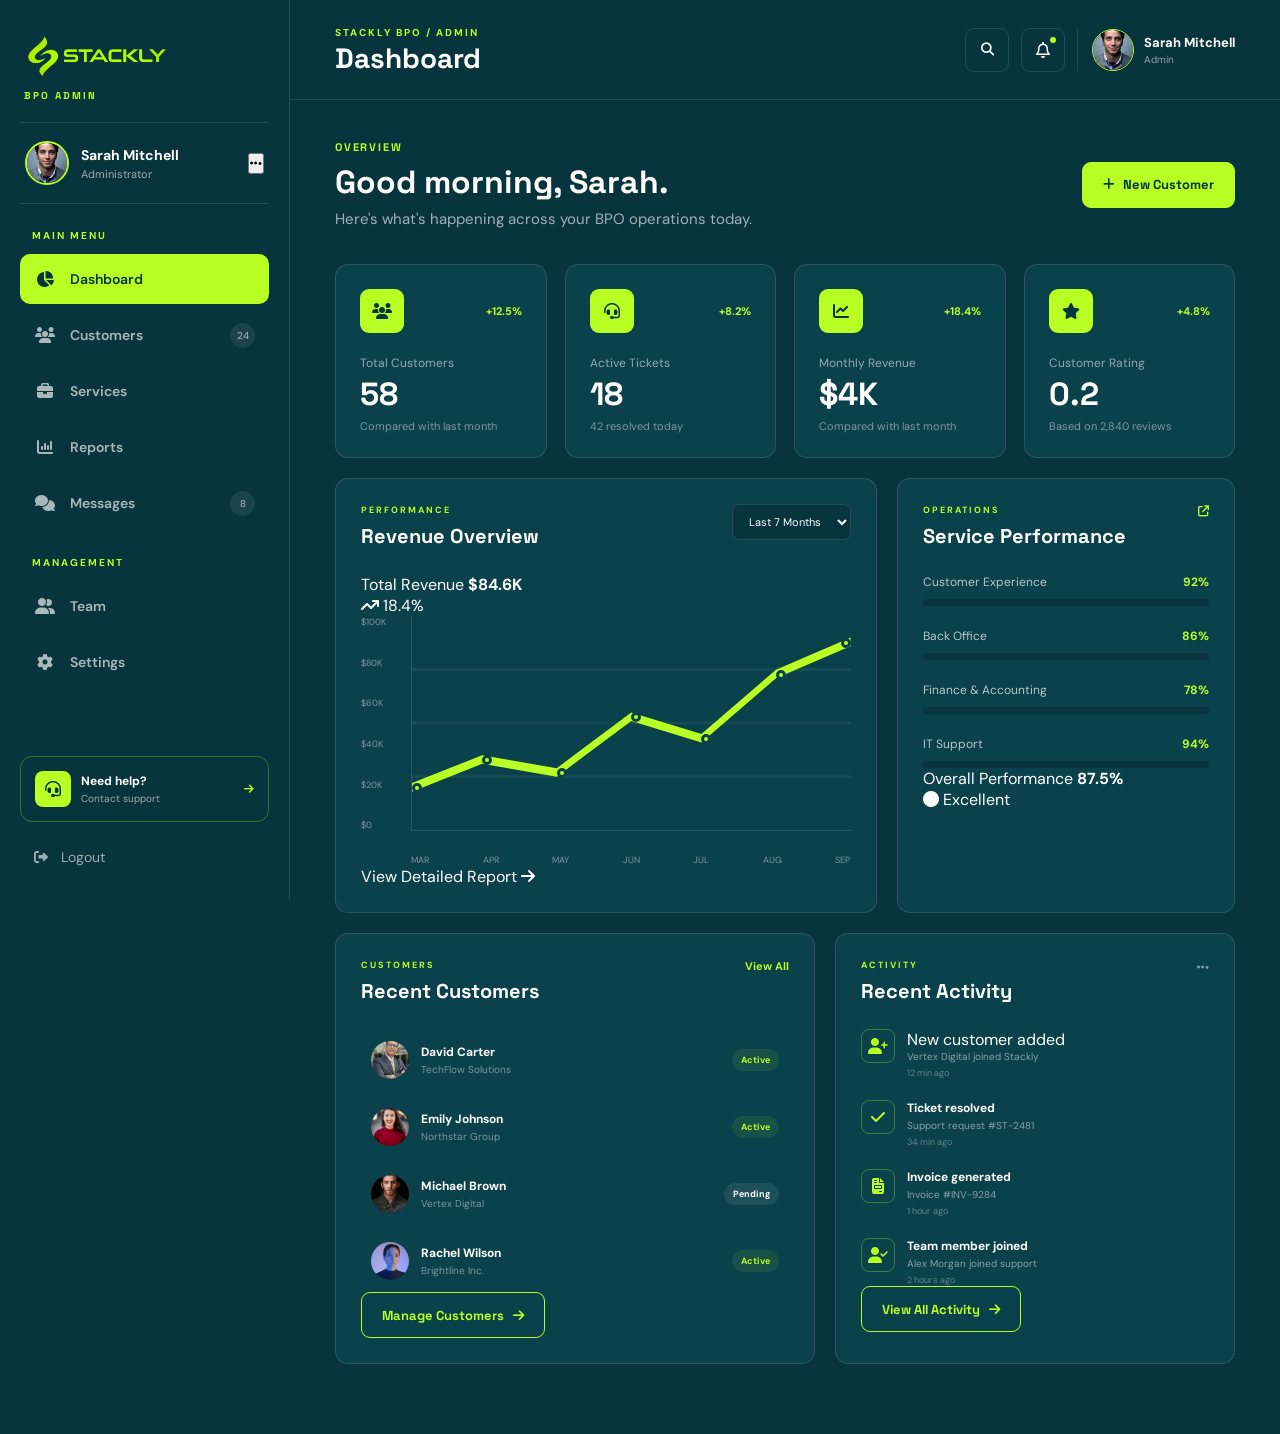
<file: admin.html>
<!DOCTYPE html>
<html lang="en">

<head>
    <meta charset="UTF-8">

    <meta name="viewport"
          content="width=device-width, initial-scale=1.0">

    <meta name="description"
          content="Stackly BPO Admin Dashboard">

    <title>Stackly BPO - Admin Dashboard</title>

    <!-- ================= FONTS ================= -->

    <link rel="preconnect"
          href="https://fonts.googleapis.com">

    <link rel="preconnect"
          href="https://fonts.gstatic.com"
          crossorigin>

    <link href="https://fonts.googleapis.com/css2?family=DM+Sans:wght@400;500;600;700&family=Space+Grotesk:wght@400;500;600;700&display=swap"
          rel="stylesheet">

    <!-- ================= AOS ================= -->

    <link rel="stylesheet"
          href="https://unpkg.com/aos@2.3.1/dist/aos.css">

    <!-- ================= FONT AWESOME ================= -->

    <link rel="stylesheet"
          href="https://cdnjs.cloudflare.com/ajax/libs/font-awesome/6.5.2/css/all.min.css">

    <!-- ================= ADMIN CSS ================= -->

    <link rel="stylesheet"
          href="css/admin.css">
</head>

<body>

<!-- =====================================================
     MOBILE OVERLAY
===================================================== -->

<div class="sidebar-overlay"
     id="sidebarOverlay"
     aria-hidden="true">
</div>


<!-- =====================================================
     SIDEBAR
===================================================== -->

<aside class="sidebar"
       id="sidebar">

    <!-- LOGO -->

    <div class="sidebar-logo">

        <a href="#dashboard"
           class="sidebar-logo-link"
           aria-label="Stackly Home"
           title="Stackly Home">

            <img src="assets/logo img1.webp"
                 alt="Stackly"
                 class="sidebar-logo-image">

        </a>

        <span class="sidebar-admin-text">
            BPO ADMIN
        </span>

    </div>


    <!-- PROFILE -->

    <div class="admin-profile">

        <img src="assets/img-26.webp"
             alt="Sarah Mitchell">

        <div>

            <strong>
                Sarah Mitchell
            </strong>

            <span>
                Administrator
            </span>

        </div>

        <button class="profile-more"
                type="button"
                aria-label="Profile options"
                title="Profile options">

            <i class="fa-solid fa-ellipsis"
               aria-hidden="true"></i>

        </button>

    </div>


    <!-- NAVIGATION -->

    <nav class="sidebar-nav"
         aria-label="Admin navigation">

        <p class="nav-title">
            MAIN MENU
        </p>

        <a href="#dashboard"
           class="sidebar-link active"
           data-page="dashboard">

            <i class="fa-solid fa-chart-pie"
               aria-hidden="true"></i>

            <span>Dashboard</span>

        </a>


        <a href="#customers"
           class="sidebar-link"
           data-page="customers">

            <i class="fa-solid fa-users"
               aria-hidden="true"></i>

            <span>Customers</span>

            <small>24</small>

        </a>


        <a href="#services"
           class="sidebar-link"
           data-page="services">

            <i class="fa-solid fa-briefcase"
               aria-hidden="true"></i>

            <span>Services</span>

        </a>


        <a href="#reports"
           class="sidebar-link"
           data-page="reports">

            <i class="fa-solid fa-chart-column"
               aria-hidden="true"></i>

            <span>Reports</span>

        </a>


        <a href="#messages"
           class="sidebar-link"
           data-page="messages">

            <i class="fa-solid fa-comments"
               aria-hidden="true"></i>

            <span>Messages</span>

            <small>8</small>

        </a>


        <p class="nav-title second-title">
            MANAGEMENT
        </p>


        <a href="#team"
           class="sidebar-link"
           data-page="team">

            <i class="fa-solid fa-user-group"
               aria-hidden="true"></i>

            <span>Team</span>

        </a>


        <a href="#settings"
           class="sidebar-link"
           data-page="settings">

            <i class="fa-solid fa-gear"
               aria-hidden="true"></i>

            <span>Settings</span>

        </a>

    </nav>


    <!-- SIDEBAR BOTTOM -->

    <div class="sidebar-bottom">

        <a href="404.html"
           class="support-box">

            <div class="support-icon">

                <i class="fa-solid fa-headset"
                   aria-hidden="true"></i>

            </div>

            <div>

                <strong>
                    Need help?
                </strong>

                <span>
                    Contact support
                </span>

            </div>

            <i class="fa-solid fa-arrow-right"
               aria-hidden="true"></i>

        </a>


        <a href="login.html"
           class="logout-link"
           aria-label="Logout"
           title="Logout">

            <i class="fa-solid fa-right-from-bracket"
               aria-hidden="true"></i>

            <span>Logout</span>

        </a>

    </div>

</aside>


<!-- =====================================================
     MAIN CONTENT
===================================================== -->

<main class="main-content">


    <!-- =================================================
         HEADER
    ================================================= -->

    <header class="dashboard-header">

        <div class="header-left">

            <button class="menu-toggle"
                    id="menuToggle"
                    type="button"
                    aria-label="Open menu"
                    aria-expanded="false"
                    title="Open menu">

                <span class="menu-icon">
                    <i class="fa-solid fa-bars"
                       aria-hidden="true"></i>
                </span>

                <span class="close-icon">
                    <i class="fa-solid fa-xmark"
                       aria-hidden="true"></i>
                </span>

            </button>


            <div>

                <span class="header-label">
                    STACKLY BPO / ADMIN
                </span>

                <h1 id="pageTitle">
                    Dashboard
                </h1>

            </div>

        </div>


        <div class="header-right">

           <button class="header-icon"
        id="searchButton"
        type="button"
        aria-label="Search"
        title="Search"
        onclick="window.location.href='404.html';">

    <i class="fa-solid fa-magnifying-glass"
       aria-hidden="true"></i>

</button>


     <a href="404.html"
   class="header-icon notification"
   id="notificationButton"
   aria-label="Notifications"
   title="Notifications">

    <i class="fa-regular fa-bell"
       aria-hidden="true"></i>

    <span></span>

</a>


            <div class="header-user">

                <img src="assets/img-26.webp"
                     alt="Sarah Mitchell">

                <div>

                    <strong>
                        Sarah Mitchell
                    </strong>

                    <span>
                        Admin
                    </span>

                </div>

            </div>

        </div>

    </header>


    <!-- =================================================
         PAGE CONTAINER
    ================================================= -->

    <div class="page-container">


        <!-- =================================================
             DASHBOARD
        ================================================= -->

        <section class="dashboard-page page active-page"
                 id="dashboard">

            <div class="welcome-section"
                 data-aos="fade-up">

                <div>

                    <span class="section-label">
                        OVERVIEW
                    </span>

                    <h2>
                        Good morning, Sarah.
                    </h2>

                    <p>
                        Here's what's happening across your
                        BPO operations today.
                    </p>

                </div>


                <a href="404.html"
                   class="primary-button">

                    <i class="fa-solid fa-plus"
                       aria-hidden="true"></i>

                    New Customer

                </a>

            </div>


            <!-- STATS -->

            <div class="stats-grid">

                <div class="stat-card"
                     data-aos="fade-up"
                     data-aos-delay="100">

                    <div class="stat-top">

                        <div class="stat-icon">
                            <i class="fa-solid fa-users"
                               aria-hidden="true"></i>
                        </div>

                        <span class="stat-growth">
                            +12.5%
                        </span>

                    </div>

                    <span class="stat-label">
                        Total Customers
                    </span>

                    <strong class="stat-number"
                            data-value="1248">
                        1,248
                    </strong>

                    <p>
                        Compared with last month
                    </p>

                </div>


                <div class="stat-card"
                     data-aos="fade-up"
                     data-aos-delay="200">

                    <div class="stat-top">

                        <div class="stat-icon">
                            <i class="fa-solid fa-headset"
                               aria-hidden="true"></i>
                        </div>

                        <span class="stat-growth">
                            +8.2%
                        </span>

                    </div>

                    <span class="stat-label">
                        Active Tickets
                    </span>

                    <strong class="stat-number"
                            data-value="386">
                        386
                    </strong>

                    <p>
                        42 resolved today
                    </p>

                </div>


                <div class="stat-card"
                     data-aos="fade-up"
                     data-aos-delay="300">

                    <div class="stat-top">

                        <div class="stat-icon">
                            <i class="fa-solid fa-chart-line"
                               aria-hidden="true"></i>
                        </div>

                        <span class="stat-growth">
                            +18.4%
                        </span>

                    </div>

                    <span class="stat-label">
                        Monthly Revenue
                    </span>

                    <strong class="stat-number"
                            data-prefix="$"
                            data-suffix="K"
                            data-value="84.6">
                        $84.6K
                    </strong>

                    <p>
                        Compared with last month
                    </p>

                </div>


                <div class="stat-card"
                     data-aos="fade-up"
                     data-aos-delay="400">

                    <div class="stat-top">

                        <div class="stat-icon">
                            <i class="fa-solid fa-star"
                               aria-hidden="true"></i>
                        </div>

                        <span class="stat-growth">
                            +4.8%
                        </span>

                    </div>

                    <span class="stat-label">
                        Customer Rating
                    </span>

                    <strong class="stat-number"
                            data-value="4.8"
                            data-decimal="1">
                        4.8
                    </strong>

                    <p>
                        Based on 2,840 reviews
                    </p>

                </div>

            </div>


            <!-- REVENUE + SERVICE -->

            <div class="dashboard-grid">

                <div class="dashboard-card revenue-card"
                     data-aos="fade-up">

                    <div class="card-heading">

                        <div>

                            <span class="card-label">
                                PERFORMANCE
                            </span>

                            <h3>
                                Revenue Overview
                            </h3>

                        </div>

                        <select class="dashboard-select"
                                aria-label="Revenue period">

                            <option>Last 7 Months</option>
                            <option>Last 6 Months</option>
                            <option>Last Year</option>

                        </select>

                    </div>


                    <div class="revenue-summary">

                        <div>

                            <span>
                                Total Revenue
                            </span>

                            <strong>
                                $84.6K
                            </strong>

                        </div>

                        <div class="revenue-change">

                            <i class="fa-solid fa-arrow-trend-up"
                               aria-hidden="true"></i>

                            <span>18.4%</span>

                        </div>

                    </div>


                    <div class="chart-area">

                        <div class="chart-values">
                            <span>$100K</span>
                            <span>$80K</span>
                            <span>$60K</span>
                            <span>$40K</span>
                            <span>$20K</span>
                            <span>$0</span>
                        </div>


                        <div class="chart">

                            <div class="chart-line"></div>

                            <div class="chart-point point-one"></div>
                            <div class="chart-point point-two"></div>
                            <div class="chart-point point-three"></div>
                            <div class="chart-point point-four"></div>
                            <div class="chart-point point-five"></div>
                            <div class="chart-point point-six"></div>
                            <div class="chart-point point-seven"></div>

                        </div>


                        <div class="chart-months">
                            <span>MAR</span>
                            <span>APR</span>
                            <span>MAY</span>
                            <span>JUN</span>
                            <span>JUL</span>
                            <span>AUG</span>
                            <span>SEP</span>
                        </div>

                    </div>


                    <div class="card-action">

                        <a href="404.html"
                           class="dashboard-link">

                            View Detailed Report

                            <i class="fa-solid fa-arrow-right"
                               aria-hidden="true"></i>

                        </a>

                    </div>

                </div>


                <!-- SERVICE PERFORMANCE -->

                <div class="dashboard-card operations-card"
                     data-aos="fade-up"
                     data-aos-delay="150">

                    <div class="card-heading">

                        <div>

                            <span class="card-label">
                                OPERATIONS
                            </span>

                            <h3>
                                Service Performance
                            </h3>

                        </div>

                        <a href="404.html"
                           class="card-icon-link"
                           aria-label="View service performance"
                           title="View service performance">

                            <i class="fa-solid fa-arrow-up-right-from-square"
                               aria-hidden="true"></i>

                        </a>

                    </div>


                    <div class="service-progress">

                        <div class="progress-item">

                            <div>
                                <span>Customer Experience</span>
                                <strong>92%</strong>
                            </div>

                            <div class="progress-bar">
                                <span data-progress="92"></span>
                            </div>

                        </div>


                        <div class="progress-item">

                            <div>
                                <span>Back Office</span>
                                <strong>86%</strong>
                            </div>

                            <div class="progress-bar">
                                <span data-progress="86"></span>
                            </div>

                        </div>


                        <div class="progress-item">

                            <div>
                                <span>Finance &amp; Accounting</span>
                                <strong>78%</strong>
                            </div>

                            <div class="progress-bar">
                                <span data-progress="78"></span>
                            </div>

                        </div>


                        <div class="progress-item">

                            <div>
                                <span>IT Support</span>
                                <strong>94%</strong>
                            </div>

                            <div class="progress-bar">
                                <span data-progress="94"></span>
                            </div>

                        </div>

                    </div>


                    <div class="performance-footer">

                        <div>
                            <span>Overall Performance</span>
                            <strong>87.5%</strong>
                        </div>

                        <span class="performance-status">
                            <i class="fa-solid fa-circle"
                               aria-hidden="true"></i>
                            Excellent
                        </span>

                    </div>

                </div>

            </div>


            <!-- RECENT CUSTOMERS + ACTIVITY -->

            <div class="bottom-grid">

                <div class="dashboard-card recent-card"
                     data-aos="fade-up">

                    <div class="card-heading">

                        <div>
                            <span class="card-label">
                                CUSTOMERS
                            </span>

                            <h3>
                                Recent Customers
                            </h3>
                        </div>

                        <a href="404.html"
                           data-page="customers"
                           class="view-all-link">
                            View All
                        </a>

                    </div>


                    <div class="customer-list">

                        <div class="customer-row">

                            <img src="assets/img-18.webp"
                                 alt="David Carter">

                            <div class="customer-info">

                                <strong>David Carter</strong>

                                <span>
                                    TechFlow Solutions
                                </span>

                            </div>

                            <span class="status active">
                                Active
                            </span>

                        </div>


                        <div class="customer-row">

                            <img src="assets/img-25.webp"
                                 alt="Emily Johnson">

                            <div class="customer-info">

                                <strong>Emily Johnson</strong>

                                <span>
                                    Northstar Group
                                </span>

                            </div>

                            <span class="status active">
                                Active
                            </span>

                        </div>


                        <div class="customer-row">

                            <img src="assets/img-28.webp"
                                 alt="Michael Brown">

                            <div class="customer-info">

                                <strong>Michael Brown</strong>

                                <span>
                                    Vertex Digital
                                </span>

                            </div>

                            <span class="status pending">
                                Pending
                            </span>

                        </div>


                        <div class="customer-row">

                            <img src="assets/img-27.webp"
                                 alt="Rachel Wilson">

                            <div class="customer-info">

                                <strong>Rachel Wilson</strong>

                                <span>
                                    Brightline Inc.
                                </span>

                            </div>

                            <span class="status active">
                                Active
                            </span>

                        </div>

                    </div>


                    <div class="card-action">

                        <a href="404.html"
                           data-page="customers"
                           class="secondary-button">

                            Manage Customers

                            <i class="fa-solid fa-arrow-right"
                               aria-hidden="true"></i>

                        </a>

                    </div>

                </div>


                <!-- ACTIVITY -->

                <div class="dashboard-card activity-card"
                     data-aos="fade-up"
                     data-aos-delay="150">

                    <div class="card-heading">

                        <div>
                            <span class="card-label">
                                ACTIVITY
                            </span>

                            <h3>
                                Recent Activity
                            </h3>
                        </div>

                        <button class="more-button"
                                type="button"
                                aria-label="More activity options"
                                title="More activity options">

                            <i class="fa-solid fa-ellipsis"
                               aria-hidden="true"></i>

                        </button>

                    </div>


                    <div class="activity-list">

                        <div class="activity-item">

                            <div class="activity-icon">
                                <i class="fa-solid fa-user-plus"
                                   aria-hidden="true"></i>
                            </div>

                            <div>

                                <a href="404.html"
                                   class="activity-title">
                                    New customer added
                                </a>

                                <span>
                                    Vertex Digital joined Stackly
                                </span>

                                <small>
                                    12 min ago
                                </small>

                            </div>

                        </div>


                        <div class="activity-item">

                            <div class="activity-icon">
                                <i class="fa-solid fa-check"
                                   aria-hidden="true"></i>
                            </div>

                            <div>

                                <strong>Ticket resolved</strong>

                                <span>
                                    Support request #ST-2481
                                </span>

                                <small>
                                    34 min ago
                                </small>

                            </div>

                        </div>


                        <div class="activity-item">

                            <div class="activity-icon">
                                <i class="fa-solid fa-file-invoice"
                                   aria-hidden="true"></i>
                            </div>

                            <div>

                                <strong>Invoice generated</strong>

                                <span>
                                    Invoice #INV-9284
                                </span>

                                <small>
                                    1 hour ago
                                </small>

                            </div>

                        </div>


                        <div class="activity-item">

                            <div class="activity-icon">
                                <i class="fa-solid fa-user-check"
                                   aria-hidden="true"></i>
                            </div>

                            <div>

                                <strong>Team member joined</strong>

                                <span>
                                    Alex Morgan joined support
                                </span>

                                <small>
                                    2 hours ago
                                </small>

                            </div>

                        </div>

                    </div>


                    <div class="card-action">

                        <a href="404.html"
                           class="secondary-button">

                            View All Activity

                            <i class="fa-solid fa-arrow-right"
                               aria-hidden="true"></i>

                        </a>

                    </div>

                </div>

            </div>



        </section>


        <!-- =================================================
             CUSTOMERS
        ================================================= -->

        <section class="page inner-page"
                 id="customers">

            <div class="page-intro">

                <span class="section-label">
                    CUSTOMER MANAGEMENT
                </span>

                <h2>
                    Customer Overview
                </h2>

                <p>
                    Manage customer accounts, companies and
                    service activity from one place.
                </p>

            </div>


            <div class="customer-stats">

                <div class="customer-stat-card"
                     data-aos="fade-up">

                    <div class="customer-stat-icon">
                        <i class="fa-solid fa-users"
                           aria-hidden="true"></i>
                    </div>

                    <div>
                        <span>Total Customers</span>
                        <strong>24</strong>
                    </div>

                </div>


                <div class="customer-stat-card"
                     data-aos="fade-up"
                     data-aos-delay="100">

                    <div class="customer-stat-icon">
                        <i class="fa-solid fa-user-check"
                           aria-hidden="true"></i>
                    </div>

                    <div>
                        <span>Active Customers</span>
                        <strong>20</strong>
                    </div>

                </div>


                <div class="customer-stat-card"
                     data-aos="fade-up"
                     data-aos-delay="200">

                    <div class="customer-stat-icon">
                        <i class="fa-solid fa-clock"
                           aria-hidden="true"></i>
                    </div>

                    <div>
                        <span>Pending</span>
                        <strong>04</strong>
                    </div>

                </div>


                <div class="customer-stat-card"
                     data-aos="fade-up"
                     data-aos-delay="300">

                    <div class="customer-stat-icon">
                        <i class="fa-solid fa-arrow-trend-up"
                           aria-hidden="true"></i>
                    </div>

                    <div>
                        <span>Growth</span>
                        <strong>18.4%</strong>
                    </div>

                </div>

            </div>


            <div class="customers-content-grid">

                <div class="dashboard-card customer-main-card"
                     data-aos="fade-right">

                    <div class="card-heading">

                        <div>
                            <span class="card-label">
                                CUSTOMERS
                            </span>

                            <h3>
                                Recent Customers
                            </h3>
                        </div>

                        <a href="404.html"
                           class="view-all-link">
                            View All
                        </a>

                    </div>


                    <div class="customer-table">

                        <div class="customer-item">

                            <img src="assets/img-18.webp"
                                 alt="David Carter">

                            <div class="customer-details">

                                <strong>David Carter</strong>

                                <span>
                                    TechFlow Solutions
                                </span>

                                <small>
                                    Customer ID: ST-1024
                                </small>

                            </div>

                            <div class="customer-service">

                                <span>
                                    Customer Experience
                                </span>

                                <small>
                                    Premium Plan
                                </small>

                            </div>

                            <span class="customer-status active">
                                Active
                            </span>

                            <a href="404.html"
                               class="customer-arrow"
                               aria-label="View David Carter"
                               title="View customer">

                                <i class="fa-solid fa-arrow-right"
                                   aria-hidden="true"></i>

                            </a>

                        </div>


                        <div class="customer-item">

                            <img src="assets/img-25.webp"
                                 alt="Emily Johnson">

                            <div class="customer-details">

                                <strong>Emily Johnson</strong>

                                <span>
                                    Northstar Group
                                </span>

                                <small>
                                    Customer ID: ST-1025
                                </small>

                            </div>

                            <div class="customer-service">

                                <span>
                                    Back Office
                                </span>

                                <small>
                                    Business Plan
                                </small>

                            </div>

                            <span class="customer-status active">
                                Active
                            </span>

                            <a href="404.html"
                               class="customer-arrow"
                               aria-label="View Emily Johnson"
                               title="View customer">

                                <i class="fa-solid fa-arrow-right"
                                   aria-hidden="true"></i>

                            </a>

                        </div>


                        <div class="customer-item">

                            <img src="assets/img-28.webp"
                                 alt="Michael Brown">

                            <div class="customer-details">

                                <strong>Michael Brown</strong>

                                <span>
                                    Vertex Digital
                                </span>

                                <small>
                                    Customer ID: ST-1026
                                </small>

                            </div>

                            <div class="customer-service">

                                <span>
                                    IT Support
                                </span>

                                <small>
                                    Standard Plan
                                </small>

                            </div>

                            <span class="customer-status pending">
                                Pending
                            </span>

                            <a href="404.html"
                               class="customer-arrow"
                               aria-label="View Michael Brown"
                               title="View customer">

                                <i class="fa-solid fa-arrow-right"
                                   aria-hidden="true"></i>

                            </a>

                        </div>


                        <div class="customer-item">

                            <img src="assets/img-27.webp"
                                 alt="Rachel Wilson">

                            <div class="customer-details">

                                <strong>Rachel Wilson</strong>

                                <span>
                                    Brightline Inc.
                                </span>

                                <small>
                                    Customer ID: ST-1027
                                </small>

                            </div>

                            <div class="customer-service">

                                <span>
                                    Finance &amp; Accounting
                                </span>

                                <small>
                                    Premium Plan
                                </small>

                            </div>

                            <span class="customer-status active">
                                Active
                            </span>

                            <a href="404.html"
                               class="customer-arrow"
                               aria-label="View Rachel Wilson"
                               title="View customer">

                                <i class="fa-solid fa-arrow-right"
                                   aria-hidden="true"></i>

                            </a>

                        </div>

                    </div>

                </div>


                <div class="dashboard-card customer-visual-card"
                     data-aos="fade-left">

                    <div class="customer-visual-image">

                        <img src="assets/img-23.webp"
                             alt="Stackly BPO customer operations">

                        <div class="visual-overlay">

                            <span>
                                LIVE OPERATIONS
                            </span>

                            <strong>
                                24/7
                            </strong>

                            <small>
                                Customer Support
                            </small>

                        </div>

                    </div>


                    <div class="customer-visual-content">

                        <span class="card-label">
                            CUSTOMER SUCCESS
                        </span>

                        <h3>
                            Building better
                            customer operations.
                        </h3>

                        <p>
                            Track customer activity, service
                            performance and account health from
                            the Stackly dashboard.
                        </p>


                        <div class="customer-mini-stats">

                            <div>
                                <strong>98%</strong>
                                <span>Satisfaction</span>
                            </div>

                            <div>
                                <strong>24/7</strong>
                                <span>Support</span>
                            </div>

                            <div>
                                <strong>4.9</strong>
                                <span>Rating</span>
                            </div>

                        </div>


                        <a href="404.html"
                           class="secondary-button">

                            Customer Reports

                            <i class="fa-solid fa-arrow-right"
                               aria-hidden="true"></i>

                        </a>

                    </div>

                </div>

            </div>

        </section>


        <!-- =================================================
             SERVICES
        ================================================= -->

        <section class="page inner-page"
                 id="services">

            <div class="page-intro">

                <span class="section-label">
                    SERVICE MANAGEMENT
                </span>

                <h2>
                    Services
                </h2>

                <p>
                    Monitor and manage all Stackly BPO services.
                </p>

            </div>


            <div class="management-grid">

                <div class="management-card"
                     data-aos="fade-up">

                    <span>01</span>

                    <i class="fa-solid fa-headset"
                       aria-hidden="true"></i>

                    <h3>
                        Customer Experience
                    </h3>

                    <p>
                        92% performance
                    </p>

                    <a href="404.html"
                       class="card-small-button">
                        View Service
                    </a>

                </div>


                <div class="management-card"
                     data-aos="fade-up"
                     data-aos-delay="100">

                    <span>02</span>

                    <i class="fa-solid fa-database"
                       aria-hidden="true"></i>

                    <h3>
                        Back Office
                    </h3>

                    <p>
                        86% performance
                    </p>

                    <a href="404.html"
                       class="card-small-button">
                        View Service
                    </a>

                </div>


                <div class="management-card"
                     data-aos="fade-up"
                     data-aos-delay="200">

                    <span>03</span>

                    <i class="fa-solid fa-calculator"
                       aria-hidden="true"></i>

                    <h3>
                        Finance &amp; Accounting
                    </h3>

                    <p>
                        78% performance
                    </p>

                    <a href="404.html"
                       class="card-small-button">
                        View Service
                    </a>

                </div>


                <div class="management-card"
                     data-aos="fade-up"
                     data-aos-delay="300">

                    <span>04</span>

                    <i class="fa-solid fa-computer"
                       aria-hidden="true"></i>

                    <h3>
                        IT Support
                    </h3>

                    <p>
                        94% performance
                    </p>

                    <a href="404.html"
                       class="card-small-button">
                        View Service
                    </a>

                </div>

            </div>

        </section>


        <!-- =================================================
             REPORTS
        ================================================= -->

        <section class="page inner-page reports-page"
                 id="reports">

            <div class="section-heading"
                 data-aos="fade-up">

                <div>

                    <span class="section-label">
                        ANALYTICS &amp; PERFORMANCE
                    </span>

                    <h2>
                        Reports
                    </h2>

                    <p>
                        Review operational performance, revenue,
                        customer satisfaction and service analytics
                        from one centralized dashboard.
                    </p>

                </div>


                <a href="404.html"
                   class="primary-button">

                    <i class="fa-solid fa-download"
                       aria-hidden="true"></i>

                    Export Report

                </a>

            </div>


            <div class="report-stats">

                <div class="report-stat-card"
                     data-aos="fade-up">

                    <div class="report-stat-icon">
                        <i class="fa-solid fa-chart-line"
                           aria-hidden="true"></i>
                    </div>

                    <div>
                        <span>Monthly Revenue</span>
                        <strong>$84.6K</strong>
                        <small>+18.4%</small>
                    </div>

                </div>


                <div class="report-stat-card"
                     data-aos="fade-up"
                     data-aos-delay="100">

                    <div class="report-stat-icon">
                        <i class="fa-solid fa-users"
                           aria-hidden="true"></i>
                    </div>

                    <div>
                        <span>Customers</span>
                        <strong>1,248</strong>
                        <small>+12.5%</small>
                    </div>

                </div>


                <div class="report-stat-card"
                     data-aos="fade-up"
                     data-aos-delay="200">

                    <div class="report-stat-icon">
                        <i class="fa-solid fa-headset"
                           aria-hidden="true"></i>
                    </div>

                    <div>
                        <span>Service Score</span>
                        <strong>92%</strong>
                        <small>Excellent</small>
                    </div>

                </div>


                <div class="report-stat-card"
                     data-aos="fade-up"
                     data-aos-delay="300">

                    <div class="report-stat-icon">
                        <i class="fa-solid fa-star"
                           aria-hidden="true"></i>
                    </div>

                    <div>
                        <span>Customer Rating</span>
                        <strong>4.8</strong>
                        <small>+4.8%</small>
                    </div>

                </div>

            </div>


            <div class="reports-main-grid">

                <div class="dashboard-card performance-report"
                     data-aos="fade-right">

                    <div class="card-heading">

                        <div>

                            <span class="card-label">
                                PERFORMANCE
                            </span>

                            <h3>
                                Service Performance
                            </h3>

                        </div>

                        <a href="404.html"
                           class="view-all-link">
                            Detailed Report
                        </a>

                    </div>


                    <div class="performance-list">

                        <div class="performance-item">

                            <div class="performance-info">
                                <span>Customer Experience</span>
                                <strong>92%</strong>
                            </div>

                            <div class="report-progress">
                                <span data-progress="92"></span>
                            </div>

                        </div>


                        <div class="performance-item">

                            <div class="performance-info">
                                <span>Back Office</span>
                                <strong>86%</strong>
                            </div>

                            <div class="report-progress">
                                <span data-progress="86"></span>
                            </div>

                        </div>


                        <div class="performance-item">

                            <div class="performance-info">
                                <span>Finance &amp; Accounting</span>
                                <strong>78%</strong>
                            </div>

                            <div class="report-progress">
                                <span data-progress="78"></span>
                            </div>

                        </div>


                        <div class="performance-item">

                            <div class="performance-info">
                                <span>IT Support</span>
                                <strong>94%</strong>
                            </div>

                            <div class="report-progress">
                                <span data-progress="94"></span>
                            </div>

                        </div>

                    </div>


                    <div class="overall-performance">

                        <div>
                            <span>Overall Performance</span>
                            <strong>87.5%</strong>
                        </div>

                        <span class="performance-badge">
                            Excellent
                        </span>

                    </div>

                </div>


                <div class="dashboard-card report-visual-card"
                     data-aos="fade-left">

                    <div class="report-image">

                        <img src="assets/img-13.webp"
                             alt="Stackly BPO performance team">

                        <div class="report-image-overlay">

                            <span>
                                LIVE OPERATIONS
                            </span>

                            <strong>
                                24/7
                            </strong>

                            <small>
                                Performance Monitoring
                            </small>

                        </div>

                    </div>


                    <div class="report-visual-content">

                        <span class="card-label">
                            OPERATIONS INSIGHT
                        </span>

                        <h3>
                            Data that keeps operations moving.
                        </h3>

                        <p>
                            Track service quality, team efficiency
                            and customer experience with real-time
                            operational insights.
                        </p>

                        <a href="404.html"
                           class="secondary-button">

                            View Analytics

                            <i class="fa-solid fa-arrow-right"
                               aria-hidden="true"></i>

                        </a>

                    </div>

                </div>

            </div>


            <div class="report-breakdown"
                 data-aos="fade-up">

                <div class="card-heading">

                    <div>

                        <span class="card-label">
                            REPORT BREAKDOWN
                        </span>

                        <h3>
                            Business Performance
                        </h3>

                    </div>

                    <a href="404.html"
                       class="view-all-link">
                        View Full Report
                    </a>

                </div>


                <div class="breakdown-grid">

                    <div class="breakdown-item">

                        <div class="breakdown-icon">
                            <i class="fa-solid fa-phone-volume"
                               aria-hidden="true"></i>
                        </div>

                        <div>
                            <strong>48,620</strong>
                            <span>Customer Interactions</span>
                        </div>

                        <small>+14.2%</small>

                    </div>


                    <div class="breakdown-item">

                        <div class="breakdown-icon">
                            <i class="fa-solid fa-ticket"
                               aria-hidden="true"></i>
                        </div>

                        <div>
                            <strong>386</strong>
                            <span>Tickets Resolved</span>
                        </div>

                        <small>+8.2%</small>

                    </div>


                    <div class="breakdown-item">

                        <div class="breakdown-icon">
                            <i class="fa-solid fa-clock"
                               aria-hidden="true"></i>
                        </div>

                        <div>
                            <strong>2.4m</strong>
                            <span>Avg. Response Time</span>
                        </div>

                        <small>-12.5%</small>

                    </div>


                    <div class="breakdown-item">

                        <div class="breakdown-icon">
                            <i class="fa-solid fa-user-check"
                               aria-hidden="true"></i>
                        </div>

                        <div>
                            <strong>96.8%</strong>
                            <span>Resolution Rate</span>
                        </div>

                        <small>+5.6%</small>

                    </div>

                </div>

            </div>

        </section>


        <!-- =================================================
             MESSAGES
        ================================================= -->

        <section class="page inner-page messages-page"
                 id="messages">

            <div class="section-heading"
                 data-aos="fade-up">

                <div>

                    <span class="section-label">
                        COMMUNICATION CENTER
                    </span>

                    <h2>
                        Messages
                    </h2>

                    <p>
                        Manage customer conversations, support requests
                        and internal team communication from one place.
                    </p>

                </div>

                <a href="404.html"
                   class="primary-button">

                    <i class="fa-solid fa-pen"
                       aria-hidden="true"></i>

                    New Message

                </a>

            </div>


            <div class="message-stats">

                <div class="message-stat-card"
                     data-aos="fade-up">

                    <div class="message-stat-icon">
                        <i class="fa-solid fa-envelope"
                           aria-hidden="true"></i>
                    </div>

                    <div>
                        <span>Total Messages</span>
                        <strong>248</strong>
                    </div>

                </div>


                <div class="message-stat-card"
                     data-aos="fade-up"
                     data-aos-delay="100">

                    <div class="message-stat-icon">
                        <i class="fa-solid fa-envelope-open"
                           aria-hidden="true"></i>
                    </div>

                    <div>
                        <span>Unread Messages</span>
                        <strong>18</strong>
                    </div>

                </div>


                <div class="message-stat-card"
                     data-aos="fade-up"
                     data-aos-delay="200">

                    <div class="message-stat-icon">
                        <i class="fa-solid fa-headset"
                           aria-hidden="true"></i>
                    </div>

                    <div>
                        <span>Support Chats</span>
                        <strong>36</strong>
                    </div>

                </div>


                <div class="message-stat-card"
                     data-aos="fade-up"
                     data-aos-delay="300">

                    <div class="message-stat-icon">
                        <i class="fa-solid fa-clock"
                           aria-hidden="true"></i>
                    </div>

                    <div>
                        <span>Pending Replies</span>
                        <strong>07</strong>
                    </div>

                </div>

            </div>


            <div class="messages-content-grid">

                <!-- CONVERSATIONS -->

                <div class="dashboard-card conversations-card"
                     data-aos="fade-right">

                    <div class="card-heading">

                        <div>

                            <span class="card-label">
                                RECENT CONVERSATIONS
                            </span>

                            <h3>
                                Customer Messages
                            </h3>

                        </div>

                        <a href="404.html"
                           class="view-all-link">
                            View All
                        </a>

                    </div>


                    <div class="conversation-list">

                        <a href="404.html"
                           class="conversation-item">

                            <img src="assets/img-18.webp"
                                 alt="David Carter">

                            <div class="conversation-info">

                                <strong>
                                    David Carter
                                </strong>

                                <span>
                                    Can we schedule a service review?
                                </span>

                                <small>
                                    12 min ago
                                </small>

                            </div>

                            <span class="unread-dot"
                                  aria-label="Unread message"></span>

                        </a>


                        <a href="404.html"
                           class="conversation-item">

                            <img src="assets/img-25.webp"
                                 alt="Emily Johnson">

                            <div class="conversation-info">

                                <strong>
                                    Emily Johnson
                                </strong>

                                <span>
                                    Invoice details for September
                                </span>

                                <small>
                                    34 min ago
                                </small>

                            </div>

                            <span class="unread-dot"
                                  aria-label="Unread message"></span>

                        </a>


                        <a href="404.html"
                           class="conversation-item">

                            <img src="assets/img-28.webp"
                                 alt="Michael Brown">

                            <div class="conversation-info">

                                <strong>
                                    Michael Brown
                                </strong>

                                <span>
                                    IT support request update
                                </span>

                                <small>
                                    1 hour ago
                                </small>

                            </div>

                        </a>


                        <a href="404.html"
                           class="conversation-item">

                            <img src="assets/img-27.webp"
                                 alt="Rachel Wilson">

                            <div class="conversation-info">

                                <strong>
                                    Rachel Wilson
                                </strong>

                                <span>
                                    New project onboarding details
                                </span>

                                <small>
                                    2 hours ago
                                </small>

                            </div>

                        </a>

                    </div>

                </div>


                <!-- MESSAGE INSIGHT -->

                <div class="dashboard-card message-insight-card"
                     data-aos="fade-left">

                    <div class="message-insight-image">

                        <img src="assets/img-13.webp"
                             alt="Stackly BPO support team">

                        <div class="message-image-overlay">

                            <span>
                                SUPPORT CENTER
                            </span>

                            <strong>
                                24/7
                            </strong>

                        </div>

                    </div>


                    <div class="message-insight-content">

                        <span class="card-label">
                            COMMUNICATION
                        </span>

                        <h3>
                            Every conversation matters.
                        </h3>

                        <p>
                            Keep customer requests, internal
                            communication and support conversations
                            organized from one centralized workspace.
                        </p>

                        <div class="message-mini-stats">

                            <div>
                                <strong>98%</strong>
                                <span>Response Rate</span>
                            </div>

                            <div>
                                <strong>2.4m</strong>
                                <span>Avg. Reply</span>
                            </div>

                        </div>


                        <a href="404.html"
                           class="secondary-button">

                            Open Communication Center

                            <i class="fa-solid fa-arrow-right"
                               aria-hidden="true"></i>

                        </a>

                    </div>

                </div>

            </div>

        </section>


        <!-- =================================================
             TEAM
        ================================================= -->

        <section class="page inner-page"
                 id="team">

            <div class="page-intro">

                <span class="section-label">
                    TEAM MANAGEMENT
                </span>

                <h2>
                    Team
                </h2>

                <p>
                    Manage your BPO operations team.
                </p>

            </div>


            <div class="team-grid">

                <div class="team-card"
                     data-aos="fade-up">

                    <img src="assets/img-26.webp"
                         alt="Sarah Mitchell">

                    <h3>
                        Sarah Mitchell
                    </h3>

                    <span>
                        Operations Manager
                    </span>

                    <a href="404.html"
                       class="card-small-button">
                        View Profile
                    </a>

                </div>


                <div class="team-card"
                     data-aos="fade-up"
                     data-aos-delay="100">

                    <img src="assets/img-18.webp"
                         alt="David Carter">

                    <h3>
                        David Carter
                    </h3>

                    <span>
                        Customer Success
                    </span>

                    <a href="404.html"
                       class="card-small-button">
                        View Profile
                    </a>

                </div>


                <div class="team-card"
                     data-aos="fade-up"
                     data-aos-delay="200">

                    <img src="assets/img-25.webp"
                         alt="Emily Johnson">

                    <h3>
                        Emily Johnson
                    </h3>

                    <span>
                        Finance Lead
                    </span>

                    <a href="404.html"
                       class="card-small-button">
                        View Profile
                    </a>

                </div>


                <div class="team-card"
                     data-aos="fade-up"
                     data-aos-delay="300">

                    <img src="assets/img-28.webp"
                         alt="Michael Brown">

                    <h3>
                        Michael Brown
                    </h3>

                    <span>
                        IT Support Lead
                    </span>

                    <a href="404.html"
                       class="card-small-button">
                        View Profile
                    </a>

                </div>

            </div>

        </section>


        <!-- =================================================
             SETTINGS
        ================================================= -->

        <section class="page inner-page"
                 id="settings">

            <div class="page-intro">

                <span class="section-label">
                    ADMINISTRATION
                </span>

                <h2>
                    Settings
                </h2>

                <p>
                    Manage your dashboard and account preferences.
                </p>

            </div>


            <div class="settings-box">

                <div class="setting-row">

                    <div>
                        <h3>Profile Settings</h3>

                        <p>
                            Update your administrator profile.
                        </p>
                    </div>

                    <a href="404.html"
                       class="secondary-button">
                        Edit
                    </a>

                </div>


                <div class="setting-row">

                    <div>
                        <h3>Notifications</h3>

                        <p>
                            Manage your notification preferences.
                        </p>
                    </div>

                    <a href="404.html"
                       class="secondary-button">
                        Manage
                    </a>

                </div>


                <div class="setting-row">

                    <div>
                        <h3>Security</h3>

                        <p>
                            Manage password and account security.
                        </p>
                    </div>

                    <a href="404.html"
                       class="secondary-button">
                        Manage
                    </a>

                </div>

            </div>

        </section>

    </div>

</main>


<!-- ================= AOS ================= -->

<script src="https://unpkg.com/aos@2.3.1/dist/aos.js"></script>


<!-- ================= GSAP ================= -->

<script src="https://cdnjs.cloudflare.com/ajax/libs/gsap/3.12.5/gsap.min.js"></script>


<!-- ================= ADMIN JS ================= -->

<script src="js/admin.js"></script>

</body>
</html>
</file>
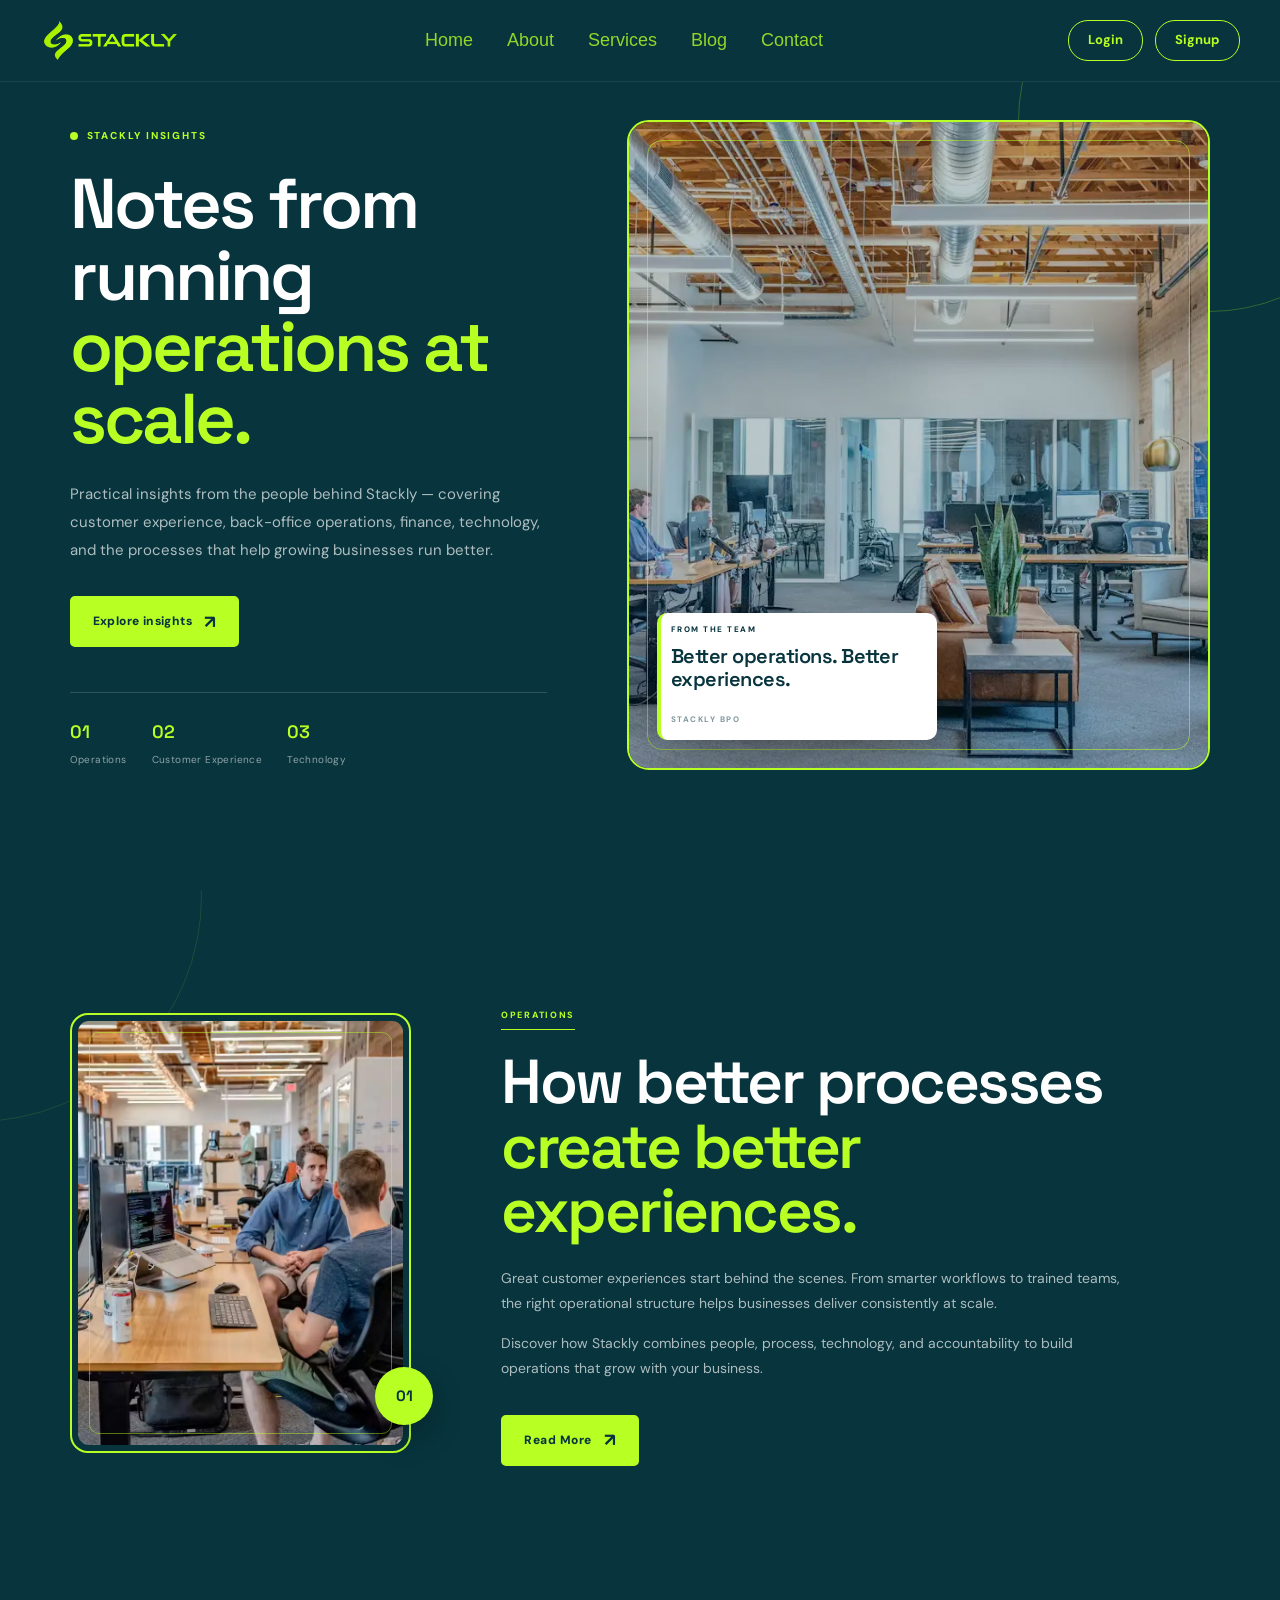
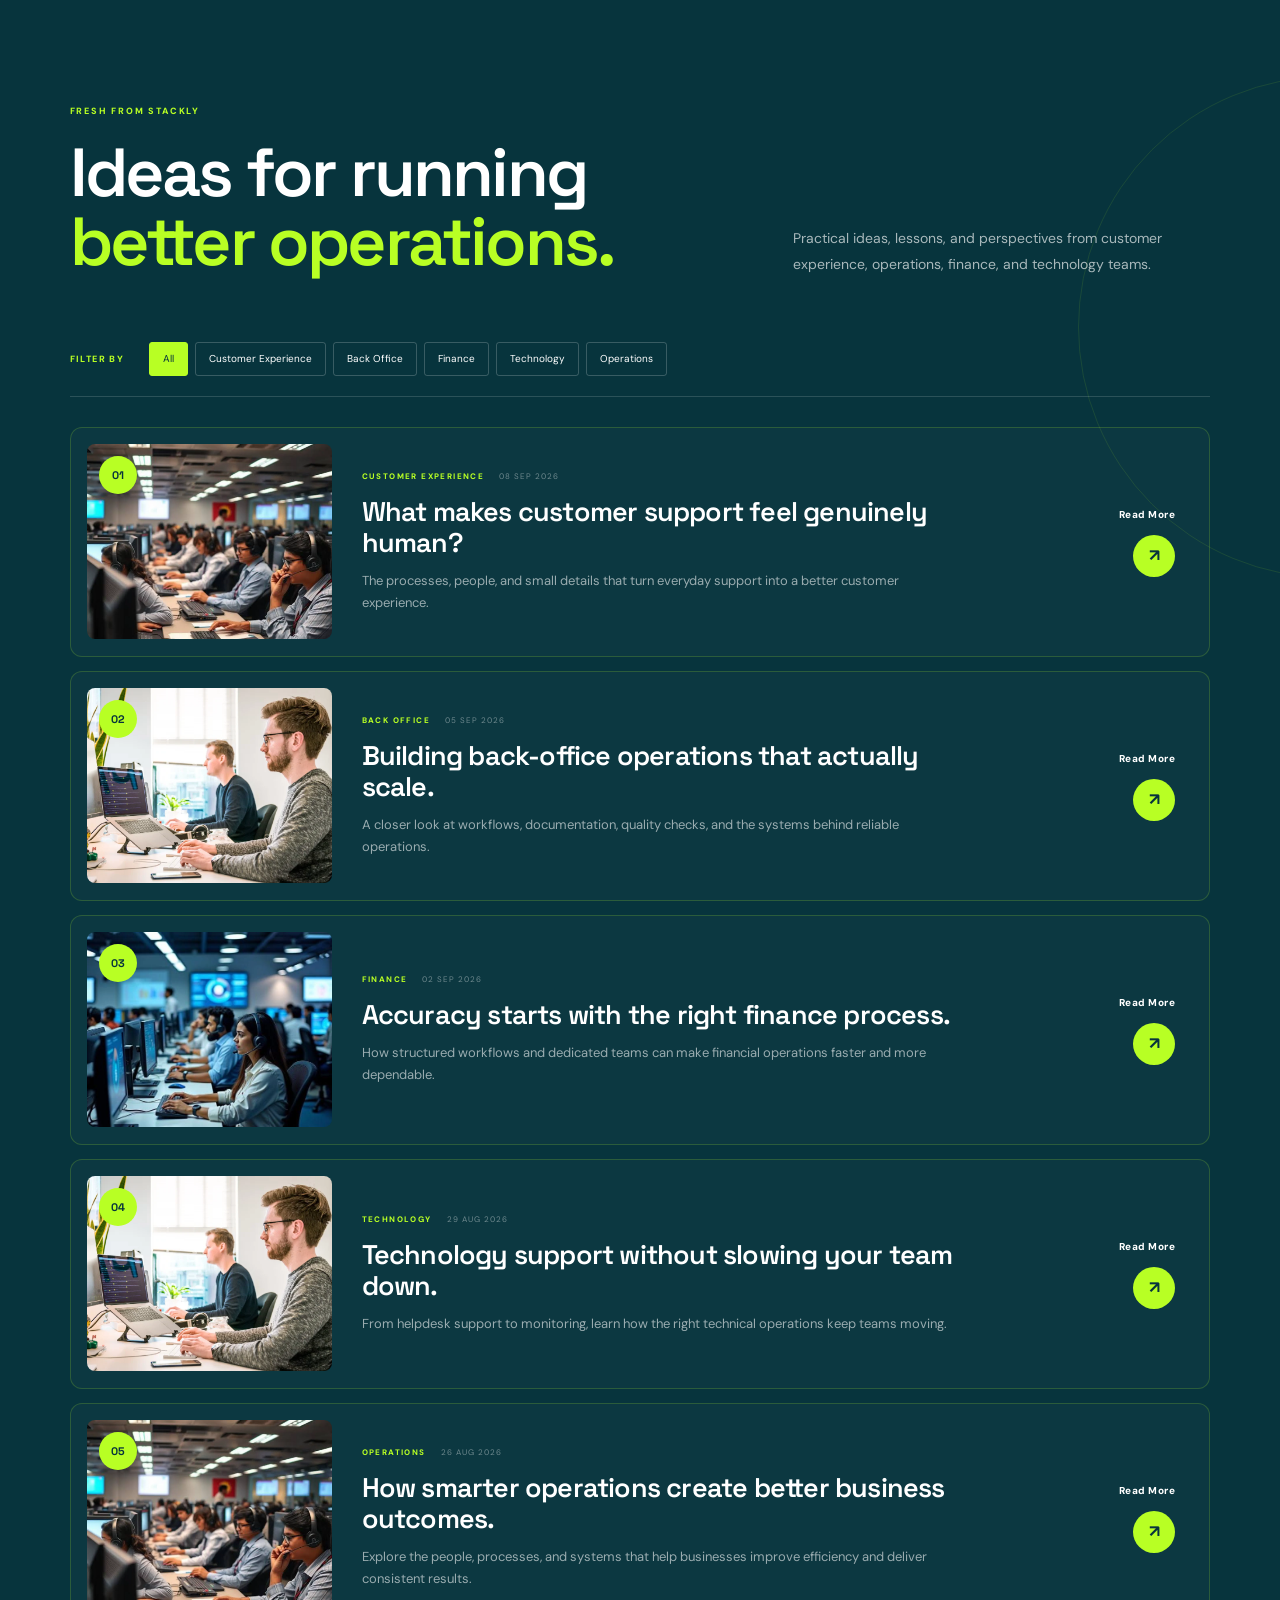
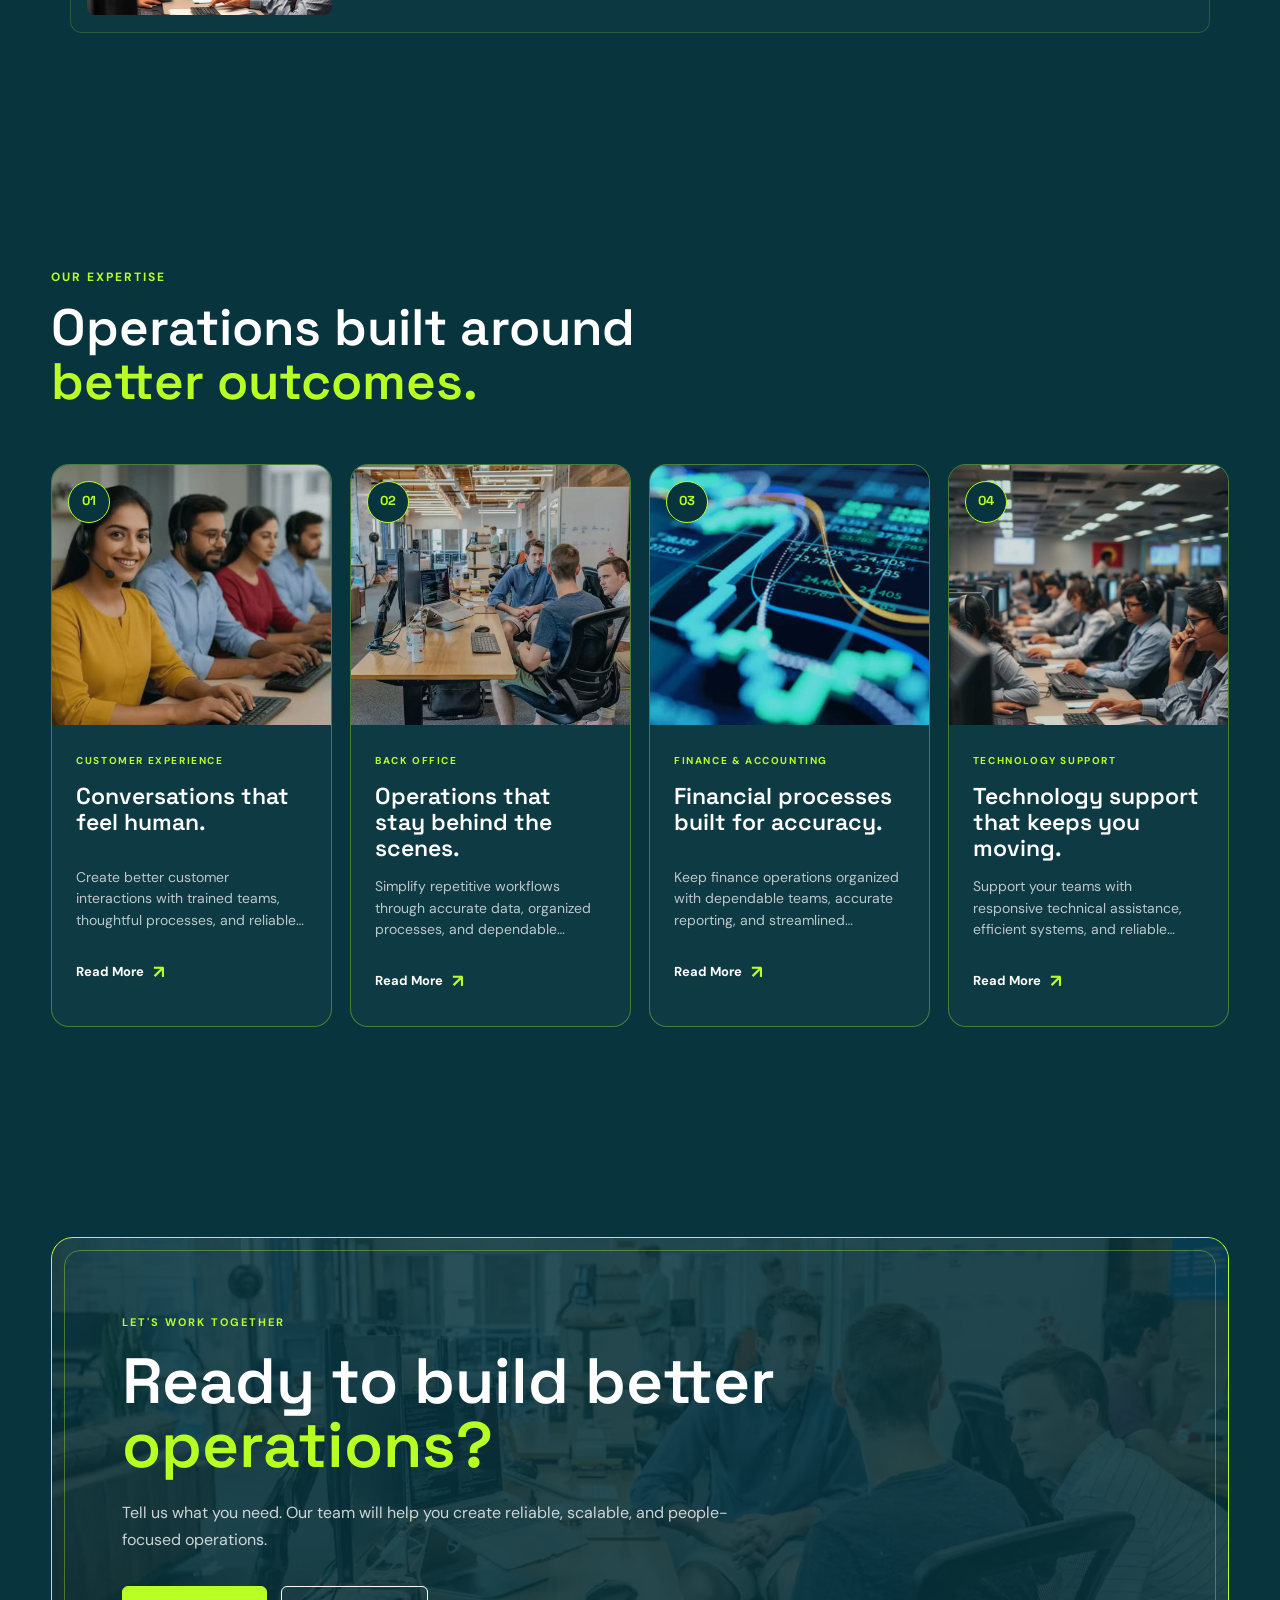
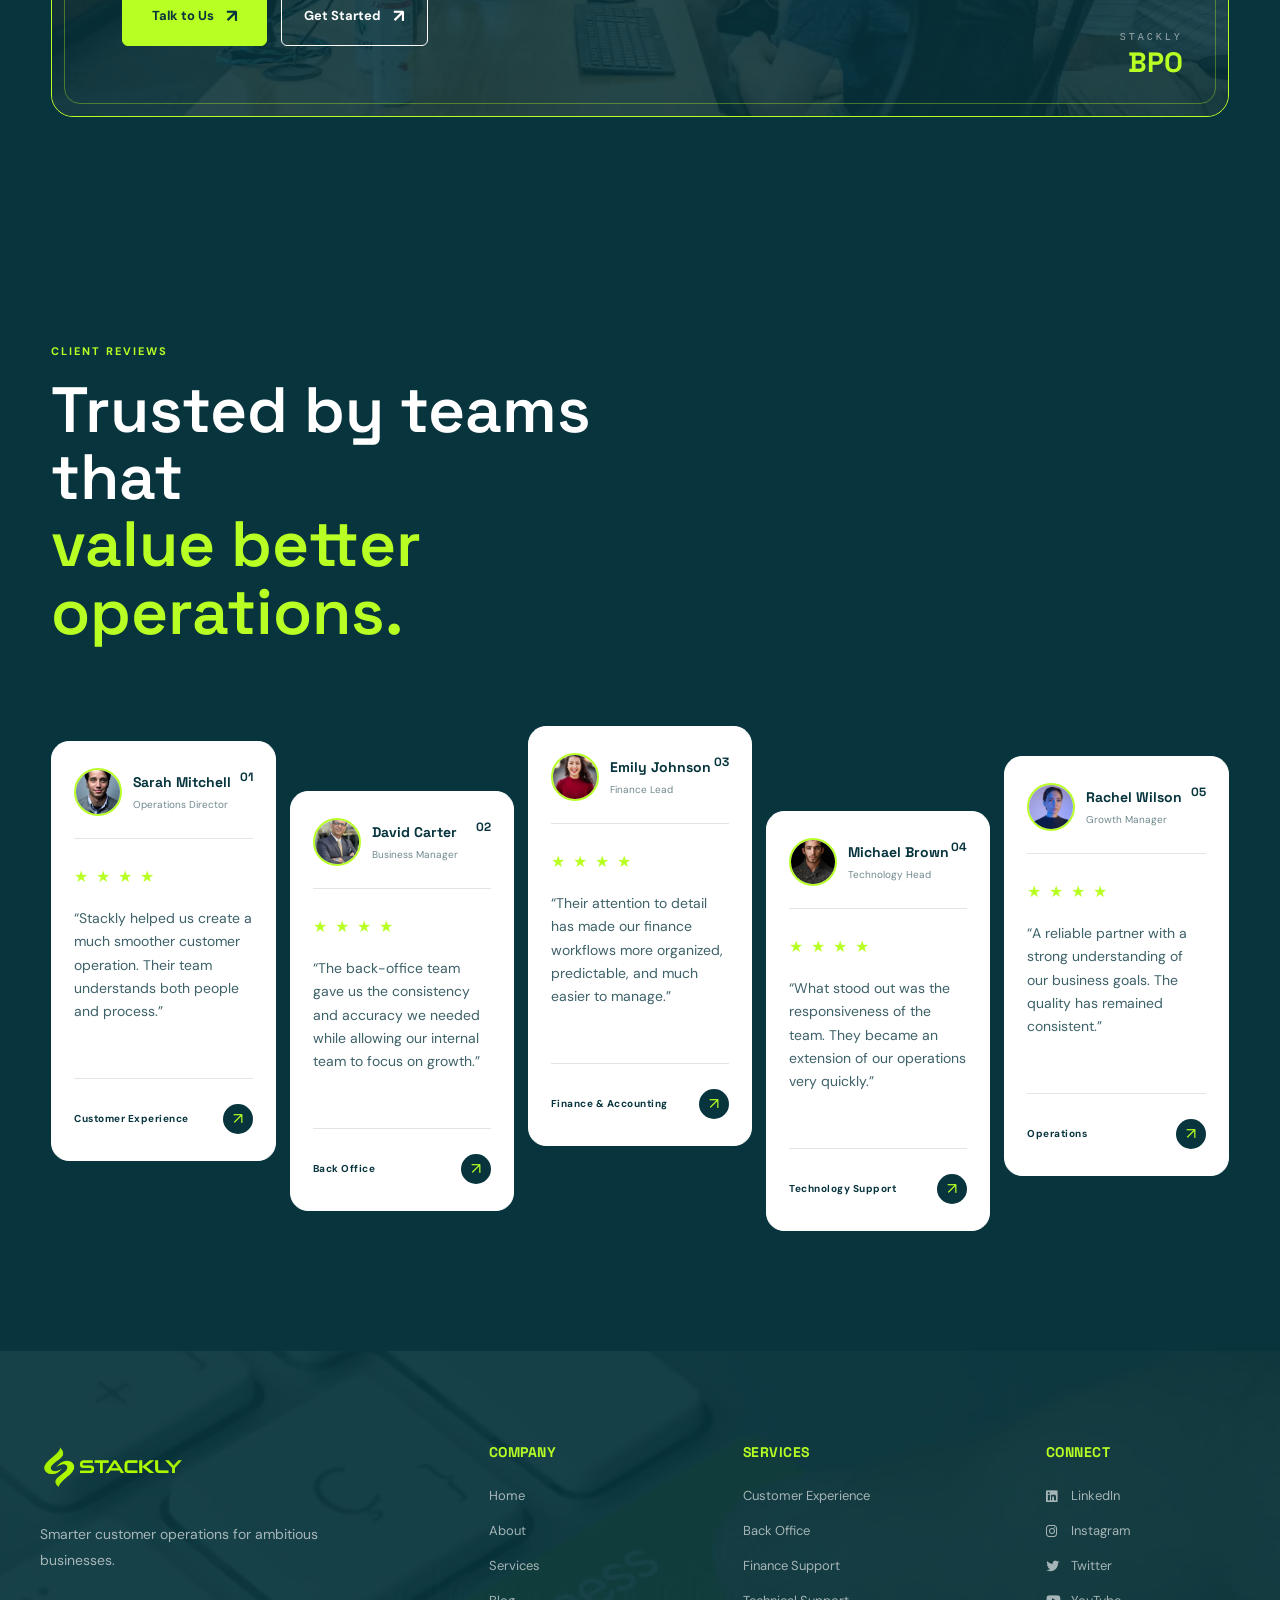
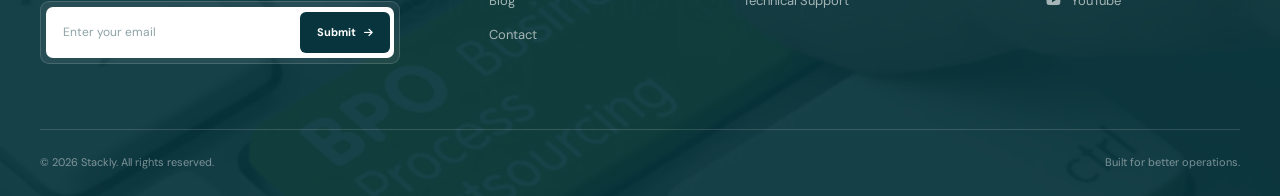
<file: blog.html>
<!DOCTYPE html>
<html lang="en">
<head>
    <meta charset="UTF-8">
    <meta name="viewport" content="width=device-width, initial-scale=1.0">

    <title>Stackly | Business Process Outsourcing</title>

    <!-- Google Fonts -->
    <link rel="preconnect" href="https://fonts.googleapis.com">
    <link rel="preconnect" href="https://fonts.gstatic.com" crossorigin>
    <link href="https://fonts.googleapis.com/css2?family=DM+Sans:wght@400;500;600;700&family=Space+Grotesk:wght@400;500;600;700&display=swap" rel="stylesheet">

    <!-- Font Awesome -->
    <link rel="stylesheet"
          href="https://cdnjs.cloudflare.com/ajax/libs/font-awesome/6.5.2/css/all.min.css">

    <!-- AOS -->
    <link rel="stylesheet"
          href="https://unpkg.com/aos@2.3.1/dist/aos.css">

    <!-- CSS -->
    <link rel="stylesheet" href="css/blog.css">
</head>

<body>

<!-- ================= PRELOADER ================= -->

<div class="preloader" id="preloader">
    <div class="loader-logo">
        <span class="logo-symbol">
            <img 
                src="assets/logo img1.webp" 
                alt="Stackly" 
                class="logo-image"
            >
        </span>
    </div>
</div>

<!-- ================= HEADER ================= -->
<header class="header">

    <div class="container nav-container">

 <a href="index.html" class="logo" aria-label="Stackly Home">
    <img src="assets/logo img1.webp"alt="Stackly" class="logo-image">
</a>

        <nav class="nav-menu">

            <a href="index.html" class="nav-link ">Home</a>
            <a href="about.html" class="nav-link">About</a>
            <a href="services.html" class="nav-link">Services</a>
            <a href="blog.html" class="nav-link active">Blog</a>
            <a href="contact.html" class="nav-link">Contact</a>

        </nav>


        <div class="nav-actions">

            <a href="login.html" class="login-btn">Login</a>

            <a href="signup.html" class="signup-btn">Signup</a>

        </div>


        <button class="menu-toggle"
                aria-label="Open navigation menu"
                title="Open navigation menu">

            <span></span>
            <span></span>
            <span></span>

        </button>

    </div>

</header>

<!-- ================= BLOG / INSIGHTS HERO ================= -->

<section class="stackly-blog-hero" id="blog">

    <div class="stackly-blog-container">

        <!-- LEFT CONTENT -->
        <div class="stackly-blog-content"
             data-aos="fade-right">

            <span class="stackly-blog-label">
                STACKLY INSIGHTS
            </span>

            <h1>
                Notes from running
                <span>operations at scale.</span>
            </h1>

            <p>
                Practical insights from the people behind Stackly —
                covering customer experience, back-office operations,
                finance, technology, and the processes that help
                growing businesses run better.
            </p>

            <div class="stackly-blog-actions">

                <a href="404.html" class="stackly-blog-btn">
                    Explore insights
                    <span>↗</span>
                </a>

            </div>

            <div class="stackly-blog-meta">

                <div class="stackly-blog-meta-item">
                    <strong>01</strong>
                    <span>Operations</span>
                </div>

                <div class="stackly-blog-meta-item">
                    <strong>02</strong>
                    <span>Customer Experience</span>
                </div>

                <div class="stackly-blog-meta-item">
                    <strong>03</strong>
                    <span>Technology</span>
                </div>

            </div>

        </div>


        <!-- RIGHT IMAGE -->
        <div class="stackly-blog-visual"
             data-aos="fade-left"
             data-aos-delay="150">

            <div class="stackly-blog-image">

                <img
                    src="assets/img-21.webp"
                    alt="Stackly BPO operations team working together"
                >

                <div class="stackly-blog-image-overlay"></div>

                <div class="stackly-blog-image-frame"></div>

                <!-- FLOATING IMAGE CARD -->
                <div class="stackly-blog-image-card"
                     data-aos="fade-up"
                     data-aos-delay="450">

                    <span>FROM THE TEAM</span>

                    <strong>
                        Better operations.
                        Better experiences.
                    </strong>

                    <small>
                        STACKLY BPO
                    </small>

                </div>

            </div>

        </div>

    </div>

</section>

<!-- ================= INSIGHT FEATURE ================= -->

<section class="insight-feature" id="insights">

    <div class="insight-container">

        <!-- LEFT IMAGE -->
        <div class="insight-image-wrap"
             data-aos="fade-right">

            <div class="insight-image">
                <img
                    src="assets/img-2.webp"
                    alt="Stackly operations team working together"
                >
            </div>

            <span class="insight-image-number">01</span>

        </div>


        <!-- RIGHT CONTENT -->
        <div class="insight-content"
             data-aos="fade-left">

            <span class="insight-label">
                OPERATIONS
            </span>

            <h2>
                How better processes
                <span>create better experiences.</span>
            </h2>

            <p>
                Great customer experiences start behind the scenes.
                From smarter workflows to trained teams, the right
                operational structure helps businesses deliver
                consistently at scale.
            </p>

            <p>
                Discover how Stackly combines people, process,
                technology, and accountability to build operations
                that grow with your business.
            </p>

            <a href="404.html" class="insight-read-btn">
                Read More
                <span>↗</span>
            </a>

        </div>

    </div>

</section>




<!-- ================= FRESH INSIGHTS ================= -->


<section class="fresh-insights-section" id="insights">

    <div class="fresh-insights-container">

        <!-- ================= HEADER ================= -->

        <div class="fresh-insights-header"
             data-aos="fade-up">

            <div>

                <span class="fresh-insights-label">
                    FRESH FROM STACKLY
                </span>

                <h2>
                    Ideas for running
                    <span>better operations.</span>
                </h2>

            </div>

            <p>
                Practical ideas, lessons, and perspectives from
                customer experience, operations, finance, and
                technology teams.
            </p>

        </div>


        <!-- ================= FILTER ================= -->

        <div class="fresh-filter-area"
             data-aos="fade-up"
             data-aos-delay="100">

            <span class="fresh-filter-title">
                FILTER BY
            </span>

            <div class="fresh-filter-buttons">

                <button type="button"
                        class="fresh-filter-btn active"
                        data-filter="all">
                    All
                </button>

                <button type="button"
                        class="fresh-filter-btn"
                        data-filter="customer">
                    Customer Experience
                </button>

                <button type="button"
                        class="fresh-filter-btn"
                        data-filter="backoffice">
                    Back Office
                </button>

                <button type="button"
                        class="fresh-filter-btn"
                        data-filter="finance">
                    Finance
                </button>

                <button type="button"
                        class="fresh-filter-btn"
                        data-filter="technology">
                    Technology
                </button>

                <button type="button"
                        class="fresh-filter-btn"
                        data-filter="operations">
                    Operations
                </button>

            </div>

        </div>


        <!-- ================= POSTS ================= -->

        <div class="fresh-posts-list">


            <!-- ================= POST 01 ================= -->

            <article class="fresh-post-box"
                     data-category="customer"
                     data-aos="fade-up">

                <div class="fresh-post-image">

                    <img
                        src="assets/img-13.webp"
                        alt="Customer experience operations team"
                    >

                    <span class="fresh-post-number">
                        01
                    </span>

                </div>


                <div class="fresh-post-info">

                    <div class="fresh-post-meta">

                        <span>
                            CUSTOMER EXPERIENCE
                        </span>

                        <small>
                            08 SEP 2026
                        </small>

                    </div>

                    <h3>
                        What makes customer support
                        feel genuinely human?
                    </h3>

                    <p>
                        The processes, people, and small details
                        that turn everyday support into a better
                        customer experience.
                    </p>

                </div>


                <a href="404.html"
                   class="fresh-read-more"
                   aria-label="Read customer experience article"
                   title="Read customer experience article">

                    <span>
                        Read More
                    </span>

                    <strong aria-hidden="true">
                        ↗
                    </strong>

                </a>

            </article>



            <!-- ================= POST 02 ================= -->

            <article class="fresh-post-box"
                     data-category="backoffice"
                     data-aos="fade-up"
                     data-aos-delay="100">

                <div class="fresh-post-image">

                    <img
                        src="assets/img-23.webp"
                        alt="Back office business operations"
                    >

                    <span class="fresh-post-number">
                        02
                    </span>

                </div>


                <div class="fresh-post-info">

                    <div class="fresh-post-meta">

                        <span>
                            BACK OFFICE
                        </span>

                        <small>
                            05 SEP 2026
                        </small>

                    </div>

                    <h3>
                        Building back-office operations
                        that actually scale.
                    </h3>

                    <p>
                        A closer look at workflows, documentation,
                        quality checks, and the systems behind
                        reliable operations.
                    </p>

                </div>


                <a href="404.html"
                   class="fresh-read-more"
                   aria-label="Read back office article"
                   title="Read back office article">

                    <span>
                        Read More
                    </span>

                    <strong aria-hidden="true">
                        ↗
                    </strong>

                </a>

            </article>



            <!-- ================= POST 03 ================= -->

            <article class="fresh-post-box"
                     data-category="finance"
                     data-aos="fade-up"
                     data-aos-delay="200">

                <div class="fresh-post-image">

                    <img
                        src="assets/img-11.webp"
                        alt="Finance and accounting operations"
                    >

                    <span class="fresh-post-number">
                        03
                    </span>

                </div>


                <div class="fresh-post-info">

                    <div class="fresh-post-meta">

                        <span>
                            FINANCE
                        </span>

                        <small>
                            02 SEP 2026
                        </small>

                    </div>

                    <h3>
                        Accuracy starts with the
                        right finance process.
                    </h3>

                    <p>
                        How structured workflows and dedicated
                        teams can make financial operations
                        faster and more dependable.
                    </p>

                </div>


                <a href="404.html"
                   class="fresh-read-more"
                   aria-label="Read finance article"
                   title="Read finance article">

                    <span>
                        Read More
                    </span>

                    <strong aria-hidden="true">
                        ↗
                    </strong>

                </a>

            </article>



            <!-- ================= POST 04 ================= -->

            <article class="fresh-post-box"
                     data-category="technology"
                     data-aos="fade-up"
                     data-aos-delay="300">

                <div class="fresh-post-image">

                    <img
                        src="assets/img-23.webp"
                        alt="Technology support team"
                    >

                    <span class="fresh-post-number">
                        04
                    </span>

                </div>


                <div class="fresh-post-info">

                    <div class="fresh-post-meta">

                        <span>
                            TECHNOLOGY
                        </span>

                        <small>
                            29 AUG 2026
                        </small>

                    </div>

                    <h3>
                        Technology support without
                        slowing your team down.
                    </h3>

                    <p>
                        From helpdesk support to monitoring,
                        learn how the right technical operations
                        keep teams moving.
                    </p>

                </div>


                <a href="404.html"
                   class="fresh-read-more"
                   aria-label="Read technology article"
                   title="Read technology article">

                    <span>
                        Read More
                    </span>

                    <strong aria-hidden="true">
                        ↗
                    </strong>

                </a>

            </article>



            <!-- ================= POST 05 ================= -->

            <article class="fresh-post-box"
                     data-category="operations"
                     data-aos="fade-up"
                     data-aos-delay="400">

                <div class="fresh-post-image">

                    <img
                        src="assets/img-13.webp"
                        alt="Business operations team"
                    >

                    <span class="fresh-post-number">
                        05
                    </span>

                </div>


                <div class="fresh-post-info">

                    <div class="fresh-post-meta">

                        <span>
                            OPERATIONS
                        </span>

                        <small>
                            26 AUG 2026
                        </small>

                    </div>

                    <h3>
                        How smarter operations create
                        better business outcomes.
                    </h3>

                    <p>
                        Explore the people, processes, and systems
                        that help businesses improve efficiency
                        and deliver consistent results.
                    </p>

                </div>


                <a href="404.html"
                   class="fresh-read-more"
                   aria-label="Read operations article"
                   title="Read operations article">

                    <span>
                        Read More
                    </span>

                    <strong aria-hidden="true">
                        ↗
                    </strong>

                </a>

            </article>


        </div>

    </div>

</section>

<!-- ================= FOUR IMAGE CARDS ================= -->
<section class="four-card-section">
  <div class="four-card-container">

    <div class="four-card-heading" data-aos="fade-up">
      <span>OUR EXPERTISE</span>
      <h2>Operations built around <strong>better outcomes.</strong></h2>
    </div>

    <div class="four-card-grid">

      <!-- Card 01 -->
      <article class="four-card" data-aos="fade-up">
        <div class="four-card-image">
          <img
            src="assets/img-15.webp"
            alt="Customer experience team"
          >
          <span class="card-number">01</span>
        </div>

        <div class="four-card-content">
          <span class="card-label">CUSTOMER EXPERIENCE</span>

          <h3>Conversations that feel human.</h3>

          <p>
            Create better customer interactions with trained teams,
            thoughtful processes, and reliable support.
          </p>

          <a href="404.html" class="card-read-more">
            Read More <span>↗</span>
          </a>
        </div>
      </article>


      <!-- Card 02 -->
      <article class="four-card" data-aos="fade-up" data-aos-delay="100">
        <div class="four-card-image">
          <img
            src="assets/img-2.webp"
            alt="Back office operations"
          >
          <span class="card-number">02</span>
        </div>

        <div class="four-card-content">
          <span class="card-label">BACK OFFICE</span>

          <h3>Operations that stay behind the scenes.</h3>

          <p>
            Simplify repetitive workflows through accurate data,
            organized processes, and dependable operational support.
          </p>

          <a href="404.html" class="card-read-more">
            Read More <span>↗</span>
          </a>
        </div>
      </article>


      <!-- Card 03 -->
      <article class="four-card" data-aos="fade-up" data-aos-delay="200">
        <div class="four-card-image">
          <img
            src="assets/img-14.webp"
            alt="Finance and accounting team"
          >
          <span class="card-number">03</span>
        </div>

        <div class="four-card-content">
          <span class="card-label">FINANCE & ACCOUNTING</span>

          <h3>Financial processes built for accuracy.</h3>

          <p>
            Keep finance operations organized with dependable teams,
            accurate reporting, and streamlined accounting workflows.
          </p>

          <a href="404.html" class="card-read-more">
            Read More <span>↗</span>
          </a>
        </div>
      </article>


      <!-- Card 04 -->
      <article class="four-card" data-aos="fade-up" data-aos-delay="300">
        <div class="four-card-image">
          <img
            src="assets/img-13.webp"
            alt="Technology support team"
          >
          <span class="card-number">04</span>
        </div>

        <div class="four-card-content">
          <span class="card-label">TECHNOLOGY SUPPORT</span>

          <h3>Technology support that keeps you moving.</h3>

          <p>
            Support your teams with responsive technical assistance,
            efficient systems, and reliable technology operations.
          </p>

          <a href="404.html" class="card-read-more">
            Read More <span>↗</span>
          </a>
        </div>
      </article>

    </div>
  </div>
</section>



<!-- ================= CONTACT CTA ================= -->
<section class="contact-cta-section" id="contact">
  <div class="contact-cta-container">

    <div class="contact-cta-box" data-aos="fade-up">

      <div class="contact-cta-content">
        <span class="contact-cta-label">LET'S WORK TOGETHER</span>

        <h2>
          Ready to build better
          <span>operations?</span>
        </h2>

        <p>
          Tell us what you need. Our team will help you create
          reliable, scalable, and people-focused operations.
        </p>

        <div class="contact-cta-buttons">
          <a href="404.html" class="contact-btn contact-btn-primary">
            Talk to Us
            <span>↗</span>
          </a>

          <a href="404.html" class="contact-btn contact-btn-outline">
            Get Started
            <span>↗</span>
          </a>
        </div>
      </div>

      <div class="contact-cta-corner">
        <span>STACKLY</span>
        <strong>BPO</strong>
      </div>

    </div>

  </div>
</section>

<!-- ================= REVIEWS SECTION ================= -->
<section class="reviews-section" id="reviews">

    <div class="reviews-container">

        <!-- SECTION HEADING -->
        <div class="reviews-heading" data-aos="fade-up">
            <span>CLIENT REVIEWS</span>

            <h2>
                Trusted by teams that<br>
                <strong>value better operations.</strong>
            </h2>
        </div>


        <!-- REVIEWS GRID -->
        <div class="reviews-list">

            <!-- REVIEW 01 -->
            <article class="review-card review-card-1"
                     data-aos="fade-up">

                <div class="review-top">

                    <div class="review-user">

                        <img src="assets/img-26.webp"
                             alt="Sarah Mitchell">

                        <div>
                            <h3>Sarah Mitchell</h3>
                            <span>Operations Director</span>
                        </div>

                    </div>

                    <span class="review-number">01</span>

                </div>


                <div class="review-stars"
                     aria-label="4 out of 5 stars">
                    ★ ★ ★ ★
                </div>


                <p>
                    “Stackly helped us create a much smoother customer
                    operation. Their team understands both people and
                    process.”
                </p>


                <div class="review-bottom">

                    <span>Customer Experience</span>

                    <a href="404.html"
                       class="review-arrow"
                       aria-label="View Sarah Mitchell review"
                       title="View review">
                        ↗
                    </a>

                </div>

            </article>


            <!-- REVIEW 02 -->
            <article class="review-card review-card-2"
                     data-aos="fade-up"
                     data-aos-delay="100">

                <div class="review-top">

                    <div class="review-user">

                        <img src="assets/img-18.webp"
                             alt="David Carter">

                        <div>
                            <h3>David Carter</h3>
                            <span>Business Manager</span>
                        </div>

                    </div>

                    <span class="review-number">02</span>

                </div>


                <div class="review-stars"
                     aria-label="4 out of 5 stars">
                    ★ ★ ★ ★
                </div>


                <p>
                    “The back-office team gave us the consistency and
                    accuracy we needed while allowing our internal team
                    to focus on growth.”
                </p>


                <div class="review-bottom">

                    <span>Back Office</span>

                    <a href="404.html"
                       class="review-arrow"
                       aria-label="View David Carter review"
                       title="View review">
                        ↗
                    </a>

                </div>

            </article>


            <!-- REVIEW 03 -->
            <article class="review-card review-card-3"
                     data-aos="fade-up"
                     data-aos-delay="200">

                <div class="review-top">

                    <div class="review-user">

                        <img src="assets/img-25.webp"
                             alt="Emily Johnson">

                        <div>
                            <h3>Emily Johnson</h3>
                            <span>Finance Lead</span>
                        </div>

                    </div>

                    <span class="review-number">03</span>

                </div>


                <div class="review-stars"
                     aria-label="4 out of 5 stars">
                    ★ ★ ★ ★
                </div>


                <p>
                    “Their attention to detail has made our finance
                    workflows more organized, predictable, and much
                    easier to manage.”
                </p>


                <div class="review-bottom">

                    <span>Finance &amp; Accounting</span>

                    <a href="404.html"
                       class="review-arrow"
                       aria-label="View Emily Johnson review"
                       title="View review">
                        ↗
                    </a>

                </div>

            </article>


            <!-- REVIEW 04 -->
            <article class="review-card review-card-4"
                     data-aos="fade-up"
                     data-aos-delay="300">

                <div class="review-top">

                    <div class="review-user">

                        <img src="assets/img-28.webp"
                             alt="Michael Brown">

                        <div>
                            <h3>Michael Brown</h3>
                            <span>Technology Head</span>
                        </div>

                    </div>

                    <span class="review-number">04</span>

                </div>


                <div class="review-stars"
                     aria-label="4 out of 5 stars">
                    ★ ★ ★ ★
                </div>


                <p>
                    “What stood out was the responsiveness of the team.
                    They became an extension of our operations very
                    quickly.”
                </p>


                <div class="review-bottom">

                    <span>Technology Support</span>

                    <a href="404.html"
                       class="review-arrow"
                       aria-label="View Michael Brown review"
                       title="View review">
                        ↗
                    </a>

                </div>

            </article>


            <!-- REVIEW 05 -->
            <article class="review-card review-card-5"
                     data-aos="fade-up"
                     data-aos-delay="400">

                <div class="review-top">

                    <div class="review-user">

                        <img src="assets/img-27.webp"
                             alt="Rachel Wilson">

                        <div>
                            <h3>Rachel Wilson</h3>
                            <span>Growth Manager</span>
                        </div>

                    </div>

                    <span class="review-number">05</span>

                </div>


                <div class="review-stars"
                     aria-label="4 out of 5 stars">
                    ★ ★ ★ ★
                </div>


                <p>
                    “A reliable partner with a strong understanding of
                    our business goals. The quality has remained
                    consistent.”
                </p>


                <div class="review-bottom">

                    <span>Operations</span>

                    <a href="404.html"
                       class="review-arrow"
                       aria-label="View Rachel Wilson review"
                       title="View review">
                        ↗
                    </a>

                </div>

            </article>

        </div>

    </div>

</section>



<!-- ================= FOOTER ================= -->

<footer class="footer">

    <div class="footer-overlay"></div>

    <div class="container footer-container">

        <div class="footer-grid">

            <!-- ================= BRAND ================= -->

            <div class="footer-brand">

                <a href="index.html"
                   class="footer-logo-link"
                   aria-label="Stackly Home">

                    <img
                        src="assets/logo img1.webp"
                        alt="Stackly"
                        class="footer-logo"
                    >

                </a>

                <p class="footer-description">
                    Smarter customer operations for
                    ambitious businesses.
                </p>


                <!-- NEWSLETTER -->

                <div class="newsletter-box">

            <form class="newsletter-form" id="newsletterForm" novalidate>

              <label for="footer-email" class="sr-only">
                  Email address
                       </label>

               <input
                      id="footer-email"
                     name="email"
                     type="email"
                     placeholder="Enter your email"
                       aria-label="Enter your email"
                          autocomplete="email"
                     required
                       >

                 <button type="submit">
               <span>Submit</span>
            <i class="fa-solid fa-arrow-right"></i>
               </button>

               </form>

                </div>

            </div>


            <!-- ================= COMPANY ================= -->

            <div class="footer-column">

                <h4>COMPANY</h4>

                <a href="index.html">Home</a>
                <a href="about.html">About</a>
                <a href="services.html">Services</a>
                <a href="blog.html">Blog</a>
                <a href="contact.html">Contact</a>

            </div>


            <!-- ================= SERVICES ================= -->

            <div class="footer-column">

                <h4>SERVICES </h4>

                <a href="404.html">Customer Experience</a>
                <a href="404.html">Back Office</a>
                <a href="404.html">Finance Support</a>
                <a href="404.html">Technical Support</a>

            </div>


            <!-- ================= CONNECT ================= -->

            <div class="footer-column">

                <h4>CONNECT </h4>

                <a href="404.html" aria-label="LinkedIn">
                    <i class="fa-brands fa-linkedin"></i>
                    <span>LinkedIn</span>
                </a>

                <a href="404.html" aria-label="Instagram">
                    <i class="fa-brands fa-instagram"></i>
                    <span>Instagram</span>
                </a>

            <a href="404.html" aria-label="Twitter" title="Twitter">
    <i class="fa-brands fa-twitter"></i>
    <span>Twitter</span>
</a>

                <a href="404.html" aria-label="YouTube">
                    <i class="fa-brands fa-youtube"></i>
                   <span>YouTube</span>
                        </a>

            </div>

        </div>


        <!-- ================= FOOTER BOTTOM ================= -->

        <div class="footer-bottom">

            <p>
                © 2026 Stackly. All rights reserved.
            </p>

            <p>
                Built for better operations.
            </p>

        </div>

    </div>

</footer>


<!-- ================= AOS ================= -->

<script src="https://unpkg.com/aos@2.3.1/dist/aos.js"></script>

<!-- ================= GSAP ================= -->

<script src="https://cdnjs.cloudflare.com/ajax/libs/gsap/3.12.5/gsap.min.js"></script>

<!-- ================= JS ================= -->

<script src="js/blog.js"></script>

</body>
</html>
</file>
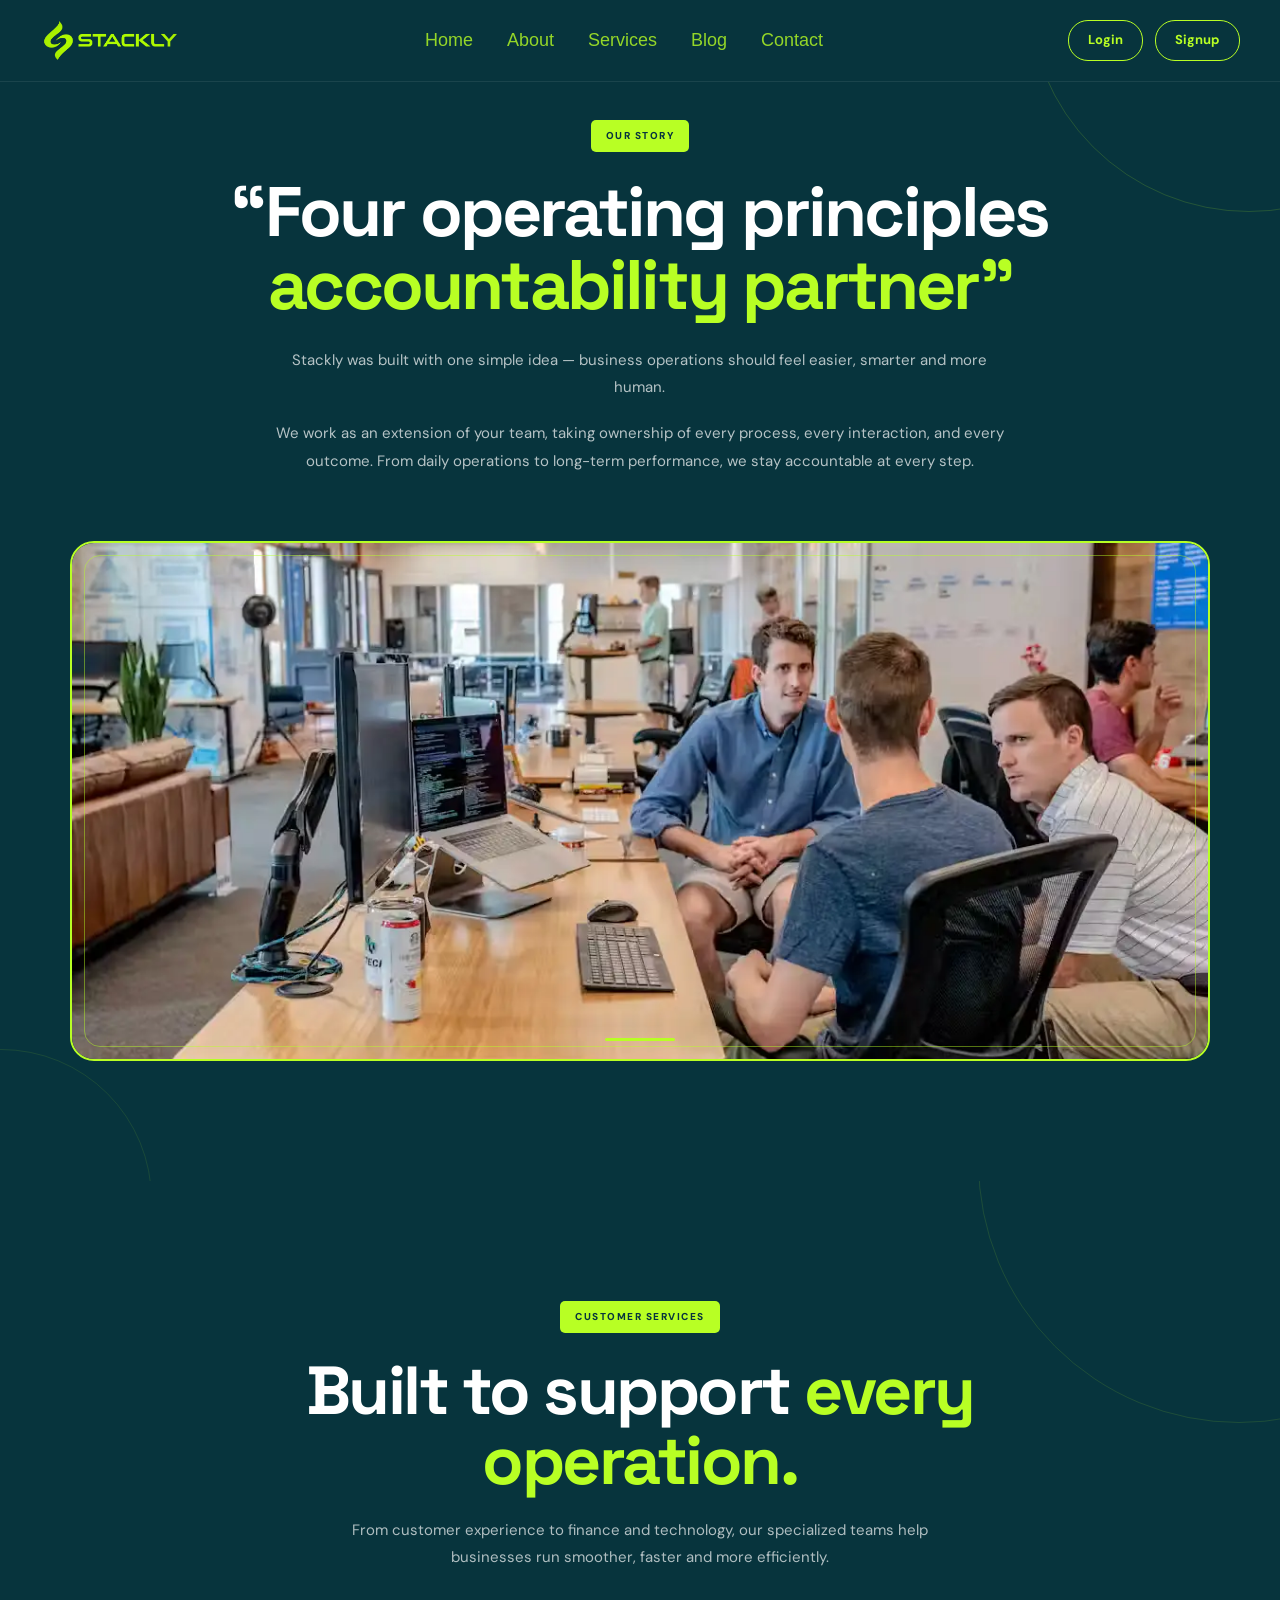
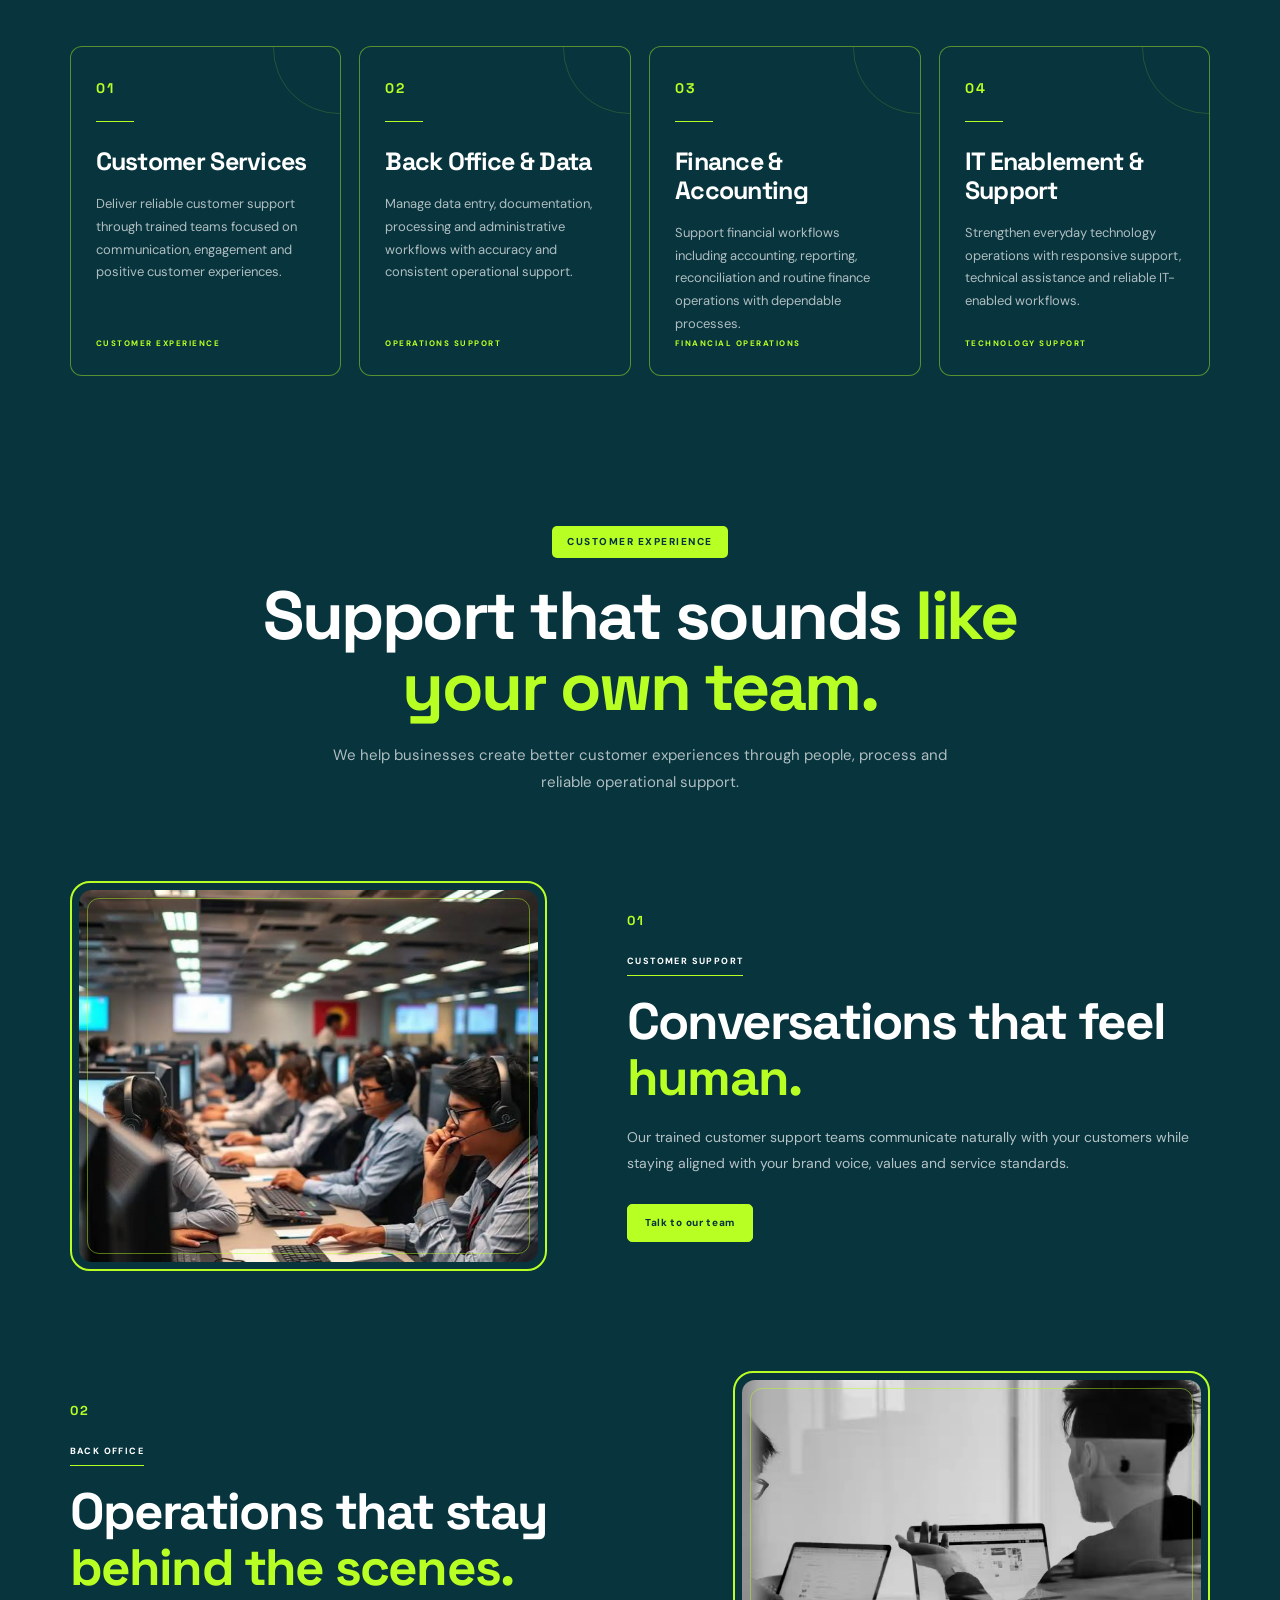
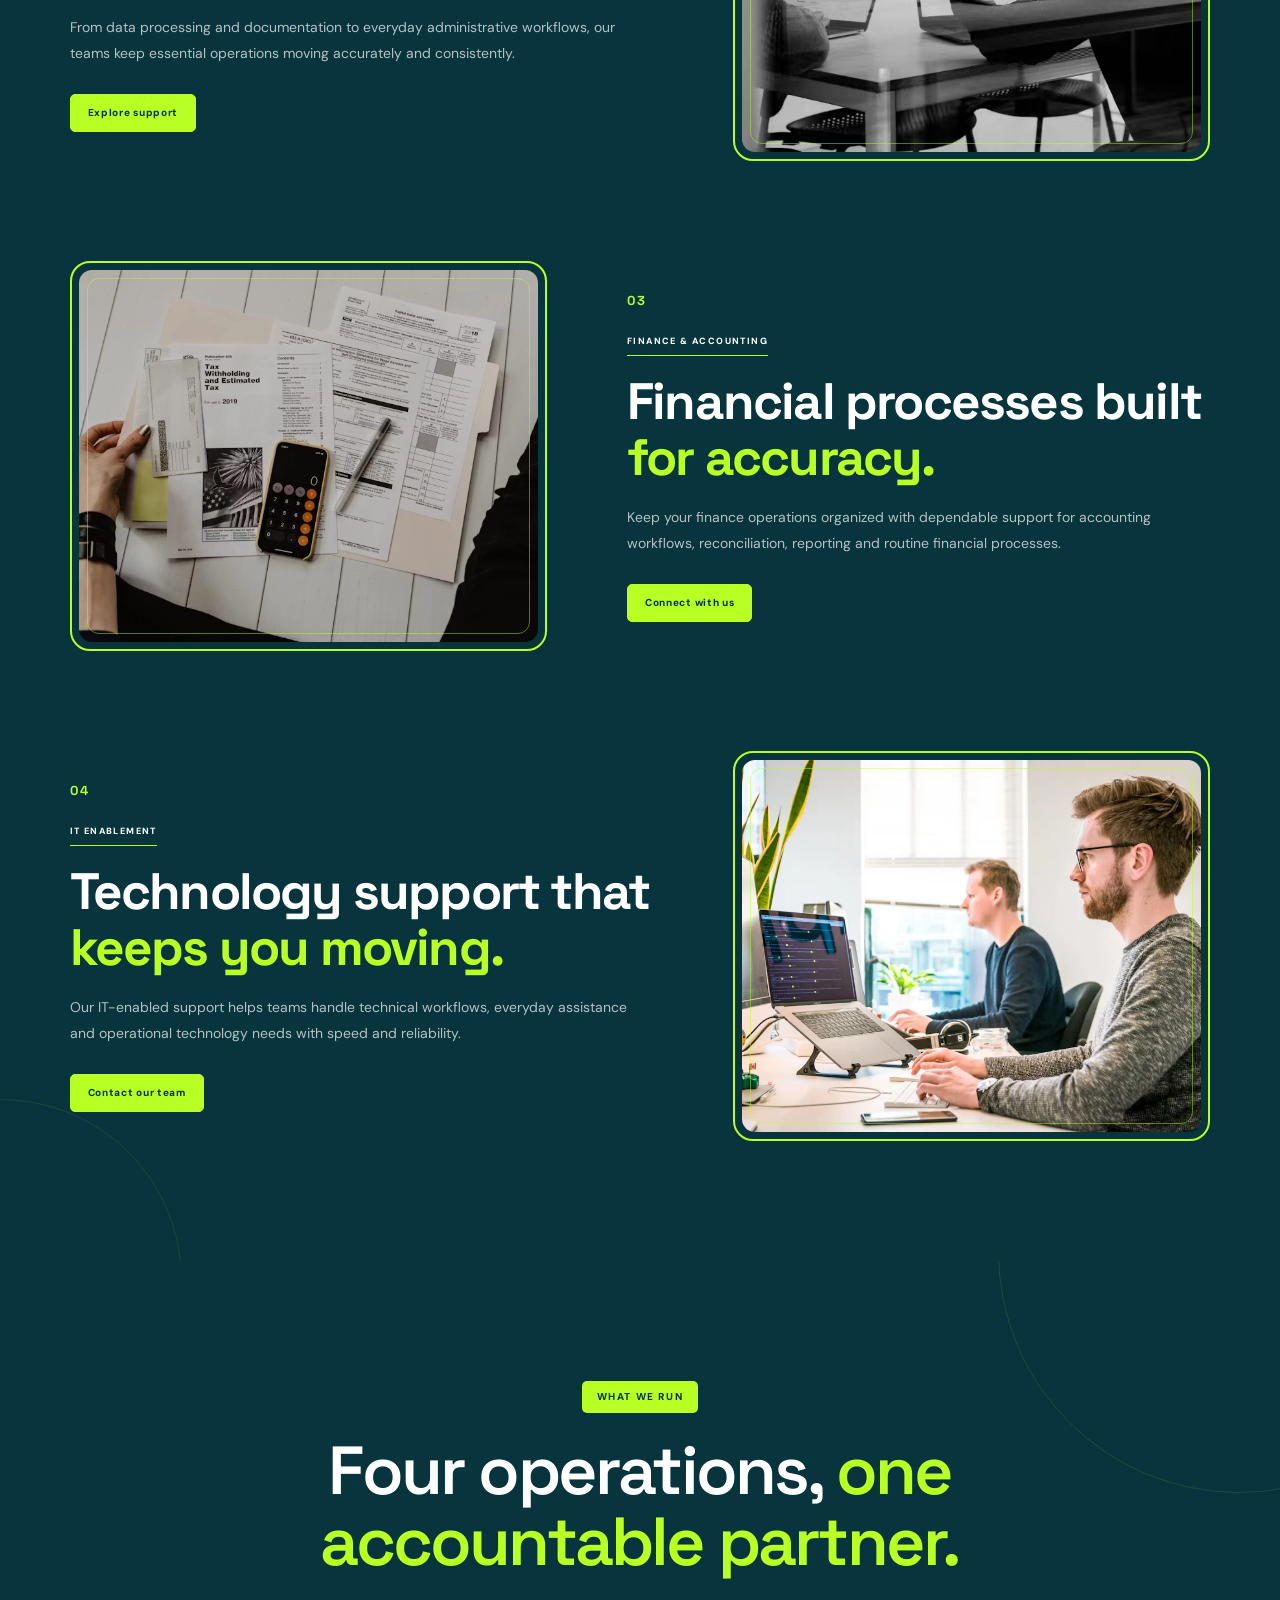
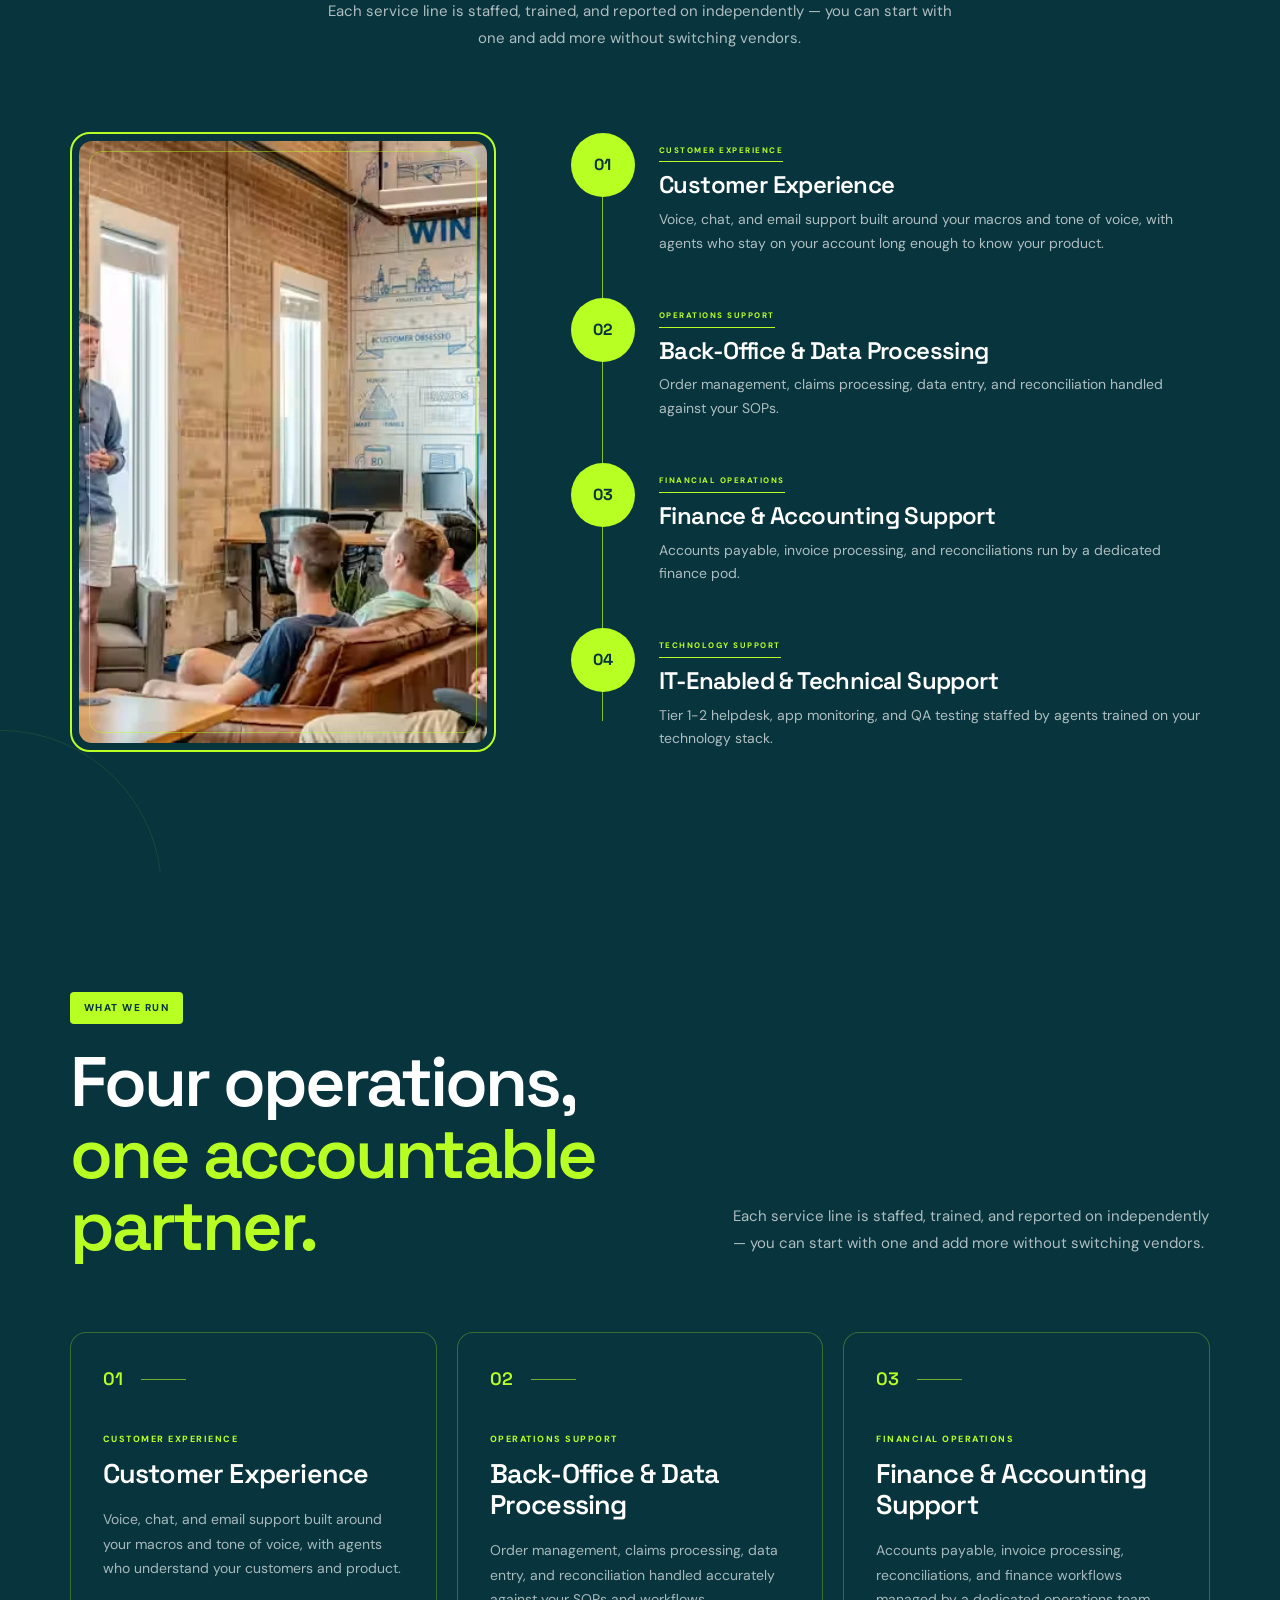
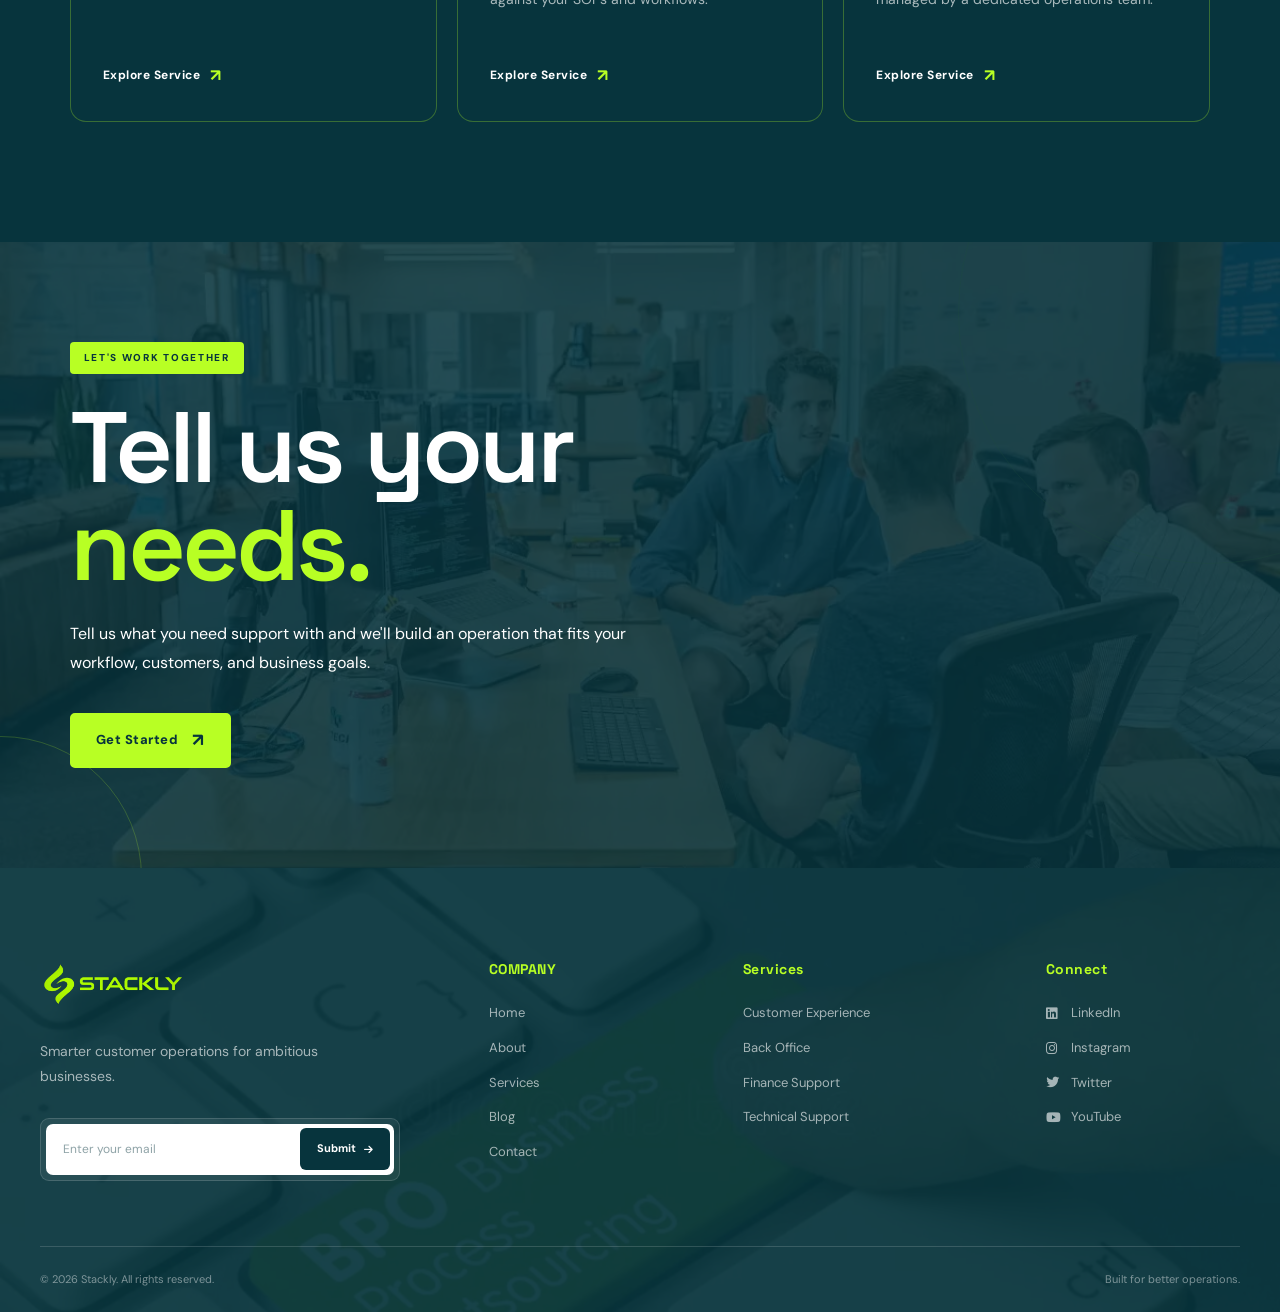
<file: services.html>
<!DOCTYPE html>
<html lang="en">
<head>
    <meta charset="UTF-8">
    <meta name="viewport" content="width=device-width, initial-scale=1.0">

    <title>Stackly | Business Process Outsourcing</title>

    <!-- Google Fonts -->
    <link rel="preconnect" href="https://fonts.googleapis.com">
    <link rel="preconnect" href="https://fonts.gstatic.com" crossorigin>
    <link href="https://fonts.googleapis.com/css2?family=DM+Sans:wght@400;500;600;700&family=Space+Grotesk:wght@400;500;600;700&display=swap" rel="stylesheet">

    <!-- Font Awesome -->
    <link rel="stylesheet"
          href="https://cdnjs.cloudflare.com/ajax/libs/font-awesome/6.5.2/css/all.min.css">

    <!-- AOS -->
    <link rel="stylesheet"
          href="https://unpkg.com/aos@2.3.1/dist/aos.css">

    <!-- CSS -->
    <link rel="stylesheet" href="css/services.css">
</head>

<body>

<!-- ================= PRELOADER ================= -->

<div class="preloader" id="preloader">
    <div class="loader-logo">
        <span class="logo-symbol">
            <img 
                src="assets/logo img1.webp" 
                alt="Stackly" 
                class="logo-image"
            >
        </span>
    </div>
</div>

<!-- ================= HEADER ================= -->
<header class="header">

    <div class="container nav-container">

   <a href="index.html" class="logo" aria-label="Stackly Home">
    <img src="assets/logo img1.webp"alt="Stackly" class="logo-image">
</a>

        <nav class="nav-menu">

            <a href="index.html" class="nav-link ">Home</a>
            <a href="about.html" class="nav-link">About</a>
            <a href="services.html" class="nav-link active">Services</a>
            <a href="blog.html" class="nav-link">Blog</a>
            <a href="contact.html" class="nav-link">Contact</a>

        </nav>


        <div class="nav-actions">

            <a href="login.html" class="login-btn">Login</a>

            <a href="signup.html" class="signup-btn">Signup</a>

        </div>


        <button class="menu-toggle"
                aria-label="Open navigation menu"
                title="Open navigation menu">

            <span></span>
            <span></span>
            <span></span>

        </button>

    </div>

</header>

<!-- =====================================================
     OUR STORY
===================================================== -->

<section class="story-section" id="story">

    <div class="story-container">

        <!-- STORY CONTENT -->
        <div class="story-content" data-aos="fade-up">

            <span class="story-eyebrow">OUR STORY</span>

            <h2>
               “Four operating principles
                <span>accountability partner"</span>
            </h2>

            <p>
                Stackly was built with one simple idea — business operations
                should feel easier, smarter and more human.
            </p>

            <p>
               We work as an extension of your team, taking ownership of every process, every interaction, and every outcome. From daily operations to long-term performance, we stay accountable at every step.

        </div>


        <!-- STORY IMAGE -->
        <div class="story-image" data-aos="zoom-in">

            <img
                src="assets/img-2.webp"
                alt="Stackly operations team working together"
            >

            <div class="story-image-line"></div>

        </div>

    </div>

</section>


<!-- =====================================================
     CUSTOMER SERVICES + EXPERIENCE
===================================================== -->

<section class="services-experience-section" id="services">

    <div class="services-experience-container">

        <!-- ================= CUSTOMER SERVICES HEADING ================= -->

        <div class="services-heading" data-aos="fade-up">

            <span class="services-label">
                CUSTOMER SERVICES
            </span>

            <h2>
                Built to support
                <span>every operation.</span>
            </h2>

            <p>
                From customer experience to finance and technology,
                our specialized teams help businesses run smoother,
                faster and more efficiently.
            </p>

        </div>


        <!-- ================= FOUR SERVICES ================= -->

        <div class="services-grid">

            <!-- 01 -->
            <article class="service-card" data-aos="fade-up">

                <span class="service-number">01</span>

                <div class="service-line"></div>

                <h3>
                    Customer Services
                </h3>

                <p>
                    Deliver reliable customer support through trained
                    teams focused on communication, engagement and
                    positive customer experiences.
                </p>

                <span class="service-type">
                    CUSTOMER EXPERIENCE
                </span>

            </article>


            <!-- 02 -->
            <article class="service-card"
                     data-aos="fade-up"
                     data-aos-delay="100">

                <span class="service-number">02</span>

                <div class="service-line"></div>

                <h3>
                    Back Office & Data
                </h3>

                <p>
                    Manage data entry, documentation, processing and
                    administrative workflows with accuracy and
                    consistent operational support.
                </p>

                <span class="service-type">
                    OPERATIONS SUPPORT
                </span>

            </article>


            <!-- 03 -->
            <article class="service-card"
                     data-aos="fade-up"
                     data-aos-delay="200">

                <span class="service-number">03</span>

                <div class="service-line"></div>

                <h3>
                    Finance & Accounting
                </h3>

                <p>
                    Support financial workflows including accounting,
                    reporting, reconciliation and routine finance
                    operations with dependable processes.
                </p>

                <span class="service-type">
                    FINANCIAL OPERATIONS
                </span>

            </article>


            <!-- 04 -->
            <article class="service-card"
                     data-aos="fade-up"
                     data-aos-delay="300">

                <span class="service-number">04</span>

                <div class="service-line"></div>

                <h3>
                    IT Enablement & Support
                </h3>

                <p>
                    Strengthen everyday technology operations with
                    responsive support, technical assistance and
                    reliable IT-enabled workflows.
                </p>

                <span class="service-type">
                    TECHNOLOGY SUPPORT
                </span>

            </article>

        </div>


        <!-- =====================================================
             CUSTOMER EXPERIENCE
        ====================================================== -->

        <div class="experience-heading" data-aos="fade-up">

            <span class="experience-main-label">
                CUSTOMER EXPERIENCE
            </span>

            <h2>
                Support that sounds
                <span>like your own team.</span>
            </h2>

            <p>
                We help businesses create better customer experiences
                through people, process and reliable operational support.
            </p>

        </div>


        <!-- ================= EXPERIENCE 01 ================= -->

        <div class="experience-row" data-aos="fade-up">

            <div class="experience-image">

                <img
                    src="assets/img-13.webp"
                    alt="Customer support team working together"
                >

                <div class="experience-image-border"></div>

            </div>


            <div class="experience-content">

                <span class="experience-number">01</span>

                <span class="experience-label">
                    CUSTOMER SUPPORT
                </span>

                <h3>
                    Conversations that feel
                    <span>human.</span>
                </h3>

                <p>
                    Our trained customer support teams communicate
                    naturally with your customers while staying aligned
                    with your brand voice, values and service standards.
                </p>

                <a href="404.html" class="experience-btn">
                    Talk to our team
                </a>

            </div>

        </div>


        <!-- ================= EXPERIENCE 02 ================= -->

        <div class="experience-row reverse" data-aos="fade-up">

            <div class="experience-content">

                <span class="experience-number">02</span>

                <span class="experience-label">
                    BACK OFFICE
                </span>

                <h3>
                    Operations that stay
                    <span>behind the scenes.</span>
                </h3>

                <p>
                    From data processing and documentation to everyday
                    administrative workflows, our teams keep essential
                    operations moving accurately and consistently.
                </p>

                <a href="404.html" class="experience-btn">
                    Explore support
                </a>

            </div>


            <div class="experience-image">

                <img
                    src="assets/img-3.webp"
                    alt="Business operations team working"
                >

                <div class="experience-image-border"></div>

            </div>

        </div>


        <!-- ================= EXPERIENCE 03 ================= -->

        <div class="experience-row" data-aos="fade-up">

            <div class="experience-image">

                <img
                    src="assets/img-22.webp"
                    alt="Finance and accounting team"
                >

                <div class="experience-image-border"></div>

            </div>


            <div class="experience-content">

                <span class="experience-number">03</span>

                <span class="experience-label">
                    FINANCE & ACCOUNTING
                </span>

                <h3>
                    Financial processes built
                    <span>for accuracy.</span>
                </h3>

                <p>
                    Keep your finance operations organized with dependable
                    support for accounting workflows, reconciliation,
                    reporting and routine financial processes.
                </p>

                <a href="404.html" class="experience-btn">
                    Connect with us
                </a>

            </div>

        </div>


        <!-- ================= EXPERIENCE 04 ================= -->

        <div class="experience-row reverse" data-aos="fade-up">

            <div class="experience-content">

                <span class="experience-number">04</span>

                <span class="experience-label">
                    IT ENABLEMENT
                </span>

                <h3>
                    Technology support that
                    <span>keeps you moving.</span>
                </h3>

                <p>
                    Our IT-enabled support helps teams handle technical
                    workflows, everyday assistance and operational
                    technology needs with speed and reliability.
                </p>

                <a href="404.html" class="experience-btn">
                    Contact our team
                </a>

            </div>


            <div class="experience-image">

                <img
                    src="assets/img-23.webp"
                    alt="Technology support team working"
                >

                <div class="experience-image-border"></div>

            </div>

        </div>

    </div>

</section>



<!-- ================= SERVICES ================= -->

<section class="services section" id="services">

    <div class="container">

        <!-- ================= SECTION HEADING ================= -->

        <div class="section-heading"
             data-aos="fade-up">

            <p class="eyebrow">
                <span>WHAT WE RUN</span>
            </p>

            <h2>
                Four operations,
                <span>one accountable partner.</span>
            </h2>

            <p>
                Each service line is staffed, trained, and reported
                on independently — you can start with one and add
                more without switching vendors.
            </p>

        </div>


        <!-- ================= OPERATIONS ================= -->

        <div class="operations-layout">

            <!-- ================= IMAGE ================= -->

            <div class="operations-image"
                 data-aos="fade-right"
                 data-aos-duration="1000">

                <img
                    src="assets/img-24.webp"
                    alt="Business operations meeting"
                >

                <div class="operations-image-frame"></div>

            </div>


            <!-- ================= TIMELINE ================= -->

            <div class="operations-list"
                 data-aos="fade-left"
                 data-aos-duration="1000">


                <!-- 01 -->

                <div class="operation-item"
                     data-aos="fade-up"
                     data-aos-delay="100">

                    <div class="operation-number">
                        01
                    </div>

                    <div class="operation-content">

                        <span class="operation-label">
                            CUSTOMER EXPERIENCE
                        </span>

                        <h3>
                            Customer Experience
                        </h3>

                        <p>
                            Voice, chat, and email support built around
                            your macros and tone of voice, with agents
                            who stay on your account long enough to
                            know your product.
                        </p>

                    </div>

                </div>


                <!-- 02 -->

                <div class="operation-item"
                     data-aos="fade-up"
                     data-aos-delay="200">

                    <div class="operation-number">
                        02
                    </div>

                    <div class="operation-content">

                        <span class="operation-label">
                            OPERATIONS SUPPORT
                        </span>

                        <h3>
                            Back-Office & Data Processing
                        </h3>

                        <p>
                            Order management, claims processing,
                            data entry, and reconciliation handled
                            against your SOPs.
                        </p>

                    </div>

                </div>


                <!-- 03 -->

                <div class="operation-item"
                     data-aos="fade-up"
                     data-aos-delay="300">

                    <div class="operation-number">
                        03
                    </div>

                    <div class="operation-content">

                        <span class="operation-label">
                            FINANCIAL OPERATIONS
                        </span>

                        <h3>
                            Finance & Accounting Support
                        </h3>

                        <p>
                            Accounts payable, invoice processing,
                            and reconciliations run by a dedicated
                            finance pod.
                        </p>

                    </div>

                </div>


                <!-- 04 -->

                <div class="operation-item"
                     data-aos="fade-up"
                     data-aos-delay="400">

                    <div class="operation-number">
                        04
                    </div>

                    <div class="operation-content">

                        <span class="operation-label">
                            TECHNOLOGY SUPPORT
                        </span>

                        <h3>
                            IT-Enabled & Technical Support
                        </h3>

                        <p>
                            Tier 1-2 helpdesk, app monitoring, and
                            QA testing staffed by agents trained
                            on your technology stack.
                        </p>

                    </div>

                </div>

            </div>

        </div>

    </div>

</section>



<!-- ================= SERVICES ================= -->

<section class="services-grid-section" id="services">

    <div class="services-grid-container">

        <!-- TOP CONTENT -->
        <div class="services-grid-header">

            <div class="services-grid-title" data-aos="fade-right">
                <span class="services-grid-eyebrow">WHAT WE RUN</span>

                <h2>
                    Four operations,
                    <span>one accountable partner.</span>
                </h2>
            </div>

            <div class="services-grid-text" data-aos="fade-left">
                <p>
                    Each service line is staffed, trained, and reported
                    on independently — you can start with one and add
                    more without switching vendors.
                </p>
            </div>

        </div>


        <!-- 3 CARDS -->
        <div class="services-grid-cards">

            <!-- CARD 01 -->
            <article class="service-grid-card"
                     data-aos="fade-up"
                     data-aos-delay="100">

                <div class="service-grid-top">
                    <span class="service-grid-number">01</span>
                    <span class="service-grid-line"></span>
                </div>

                <span class="service-grid-label">
                    CUSTOMER EXPERIENCE
                </span>

                <h3>Customer Experience</h3>

                <p>
                    Voice, chat, and email support built around
                    your macros and tone of voice, with agents
                    who understand your customers and product.
                </p>

                <a href="404.html" class="service-grid-link">
                    Explore Service
                    <span>↗</span>
                </a>

            </article>


            <!-- CARD 02 -->
            <article class="service-grid-card"
                     data-aos="fade-up"
                     data-aos-delay="200">

                <div class="service-grid-top">
                    <span class="service-grid-number">02</span>
                    <span class="service-grid-line"></span>
                </div>

                <span class="service-grid-label">
                    OPERATIONS SUPPORT
                </span>

                <h3>Back-Office & Data Processing</h3>

                <p>
                    Order management, claims processing, data entry,
                    and reconciliation handled accurately against
                    your SOPs and workflows.
                </p>

                <a href="404.html" class="service-grid-link">
                    Explore Service
                    <span>↗</span>
                </a>

            </article>


            <!-- CARD 03 -->
            <article class="service-grid-card"
                     data-aos="fade-up"
                     data-aos-delay="300">

                <div class="service-grid-top">
                    <span class="service-grid-number">03</span>
                    <span class="service-grid-line"></span>
                </div>

                <span class="service-grid-label">
                    FINANCIAL OPERATIONS
                </span>

                <h3>Finance & Accounting Support</h3>

                <p>
                    Accounts payable, invoice processing,
                    reconciliations, and finance workflows
                    managed by a dedicated operations team.
                </p>

                <a href="404.html" class="service-grid-link">
                    Explore Service
                    <span>↗</span>
                </a>

            </article>

        </div>

    </div>

</section>



<!-- ================= CTA / CONTACT ================= -->

<section class="cta-section" id="contact">

    <div class="cta-overlay"></div>

    <div class="cta-container">

        <div class="cta-content">

            <span class="cta-label" data-aos="fade-up">
                LET'S WORK TOGETHER
            </span>

            <h2 data-aos="fade-up" data-aos-delay="100">
                Tell us your
                <span>needs.</span>
            </h2>

            <p data-aos="fade-up" data-aos-delay="200">
                Tell us what you need support with and we'll build
                an operation that fits your workflow, customers,
                and business goals.
            </p>

            <div class="cta-actions"
                 data-aos="fade-up"
                 data-aos-delay="300">

                <a href="404.html" class="cta-button">
                    Get Started
                    <span>↗</span>
                </a>

            </div>

        </div>

    </div>

</section>



<!-- ================= FOOTER ================= -->

<footer class="footer">

    <div class="footer-overlay"></div>

    <div class="container footer-container">

        <div class="footer-grid">

            <!-- ================= BRAND ================= -->

            <div class="footer-brand">

                <a href="index.html"
                   class="footer-logo-link"
                   aria-label="Stackly Home">

                    <img
                        src="assets/logo img1.webp"
                        alt="Stackly"
                        class="footer-logo"
                    >

                </a>

                <p class="footer-description">
                    Smarter customer operations for
                    ambitious businesses.
                </p>


                <!-- NEWSLETTER -->

                <div class="newsletter-box">

                
            <form class="newsletter-form" id="newsletterForm" novalidate>

              <label for="footer-email" class="sr-only">
                  Email address
                       </label>

               <input
                      id="footer-email"
                     name="email"
                     type="email"
                     placeholder="Enter your email"
                       aria-label="Enter your email"
                          autocomplete="email"
                     required
                       >

                 <button type="submit">
               <span>Submit</span>
            <i class="fa-solid fa-arrow-right"></i>
               </button>

               </form>

                </div>

            </div>


            <!-- ================= COMPANY ================= -->

            <div class="footer-column">

                <h4>COMPANY </h4>

                <a href="index.html">Home</a>
                <a href="about.html">About</a>
                <a href="services.html">Services</a>
                <a href="blog.html">Blog</a>
                <a href="contact.html">Contact</a>

            </div>


            <!-- ================= SERVICES ================= -->

            <div class="footer-column">

                <h4>Services</h4>

                <a href="404.html">Customer Experience</a>
                <a href="404.html">Back Office</a>
                <a href="404.html">Finance Support</a>
                <a href="404.html">Technical Support</a>

            </div>


            <!-- ================= CONNECT ================= -->

            <div class="footer-column">

                <h4>Connect</h4>

                <a href="404.html" aria-label="LinkedIn">
                    <i class="fa-brands fa-linkedin"></i>
                    <span>LinkedIn</span>
                </a>

                <a href="404.html" aria-label="Instagram">
                    <i class="fa-brands fa-instagram"></i>
                    <span>Instagram</span>
                </a>
<a href="404.html" aria-label="Twitter" title="Twitter">
    <i class="fa-brands fa-twitter"></i>
    <span>Twitter</span>
</a>
            
                <a href="404.html" aria-label="YouTube">
                  <i class="fa-brands fa-youtube"></i>
                      <span>YouTube</span>
                         </a>
            </div>

        </div>


        <!-- ================= FOOTER BOTTOM ================= -->

        <div class="footer-bottom">

            <p>
                © 2026 Stackly. All rights reserved.
            </p>

            <p>
                Built for better operations.
            </p>

        </div>

    </div>

</footer>


<!-- ================= AOS ================= -->

<script src="https://unpkg.com/aos@2.3.1/dist/aos.js"></script>

<!-- ================= GSAP ================= -->

<script src="https://cdnjs.cloudflare.com/ajax/libs/gsap/3.12.5/gsap.min.js"></script>

<!-- ================= JS ================= -->

<script src="js/services.js"></script>

</body>
</html>
</file>
<file: css/styles.css>
/* =====================================================
   STACKLY BPO WEBSITE
   3 COLOR SYSTEM
===================================================== */

:root {
    --dark: #07343D;
    --lime: #B8FF24;
    --white: #FFFFFF;

    --container: 1240px;
    --radius: 14px;
    --transition: 0.35s ease;
}


/* =====================================================
   RESET
===================================================== */

* {
    margin: 0;
    padding: 0;
    box-sizing: border-box;
}

html {
    scroll-behavior: smooth;
}

body {
    font-family: "DM Sans", sans-serif;
    background: var(--dark);
    color: var(--white);
    line-height: 1.6;
    overflow-x: hidden;
}

img {
    width: 100%;
    display: block;
    object-fit: cover;
}

a {
    color: inherit;
    text-decoration: none;
}

button,
input,
textarea {
    font: inherit;
}

button {
    border: 0;
    cursor: pointer;
}

.container {
    width: min(100% - 80px, var(--container));
    margin-inline: auto;
}

.section {
    padding: 110px 0;
}


/* ================= PRELOADER ================= */

.preloader {
    position: fixed;
    inset: 0;
    width: 100%;
    height: 100vh;
    background: #07343D;
    display: flex;
    align-items: center;
    justify-content: center;
    z-index: 99999;
    overflow: hidden;
}

.loader-logo {
    width: 190px;
    height: 100px;
    display: flex;
    align-items: center;
    justify-content: center;
    position: relative;
}

.logo-symbol {
    width: 170px;
    height: 80px;
    display: flex;
    align-items: center;
    justify-content: center;
    position: relative;
}

.logo-image {
    width: 150px;
    max-width: 100%;
    height: auto;
    object-fit: contain;
    display: block;
    transition: transform 0.4s ease;
}

/* Lime animated border */
.loader-logo::before {
    content: "";
    position: absolute;
    width: 175px;
    height: 75px;
    border: 2px solid #B8FF24;
    border-radius: 14px;
    animation: loaderPulse 1.5s ease-in-out infinite;
}

/* Animated small circle */
.loader-logo::after {
    content: "";
    position: absolute;
    width: 10px;
    height: 10px;
    background: #B8FF24;
    border-radius: 50%;
    top: 4px;
    right: 2px;
    animation: loaderDot 1.2s ease-in-out infinite;
}

@keyframes loaderPulse {
    0%,
    100% {
        transform: scale(0.94);
        opacity: 0.5;
    }

    50% {
        transform: scale(1.04);
        opacity: 1;
    }
}

@keyframes loaderDot {
    0%,
    100% {
        transform: translateY(0);
        opacity: 0.4;
    }

    50% {
        transform: translateY(12px);
        opacity: 1;
    }
}

/* Mobile */
@media (max-width: 600px) {

    .loader-logo {
        width: 160px;
        height: 90px;
    }

    .logo-symbol {
        width: 145px;
        height: 70px;
    }

    .logo-image {
        width: 125px;
    }

    .loader-logo::before {
        width: 150px;
        height: 65px;
    }
}

/* =====================================================
   HEADER
===================================================== */

.header {
    position: fixed;
    top: 0;
    left: 0;
    z-index: 1000;

    width: 100%;
    height: 82px;

    background: var(--dark);
    border-bottom: 1px solid rgba(255, 255, 255, 0.08);

    transition: var(--transition);
}

.header.scrolled {
    box-shadow: 0 10px 30px rgba(0, 0, 0, 0.2);
}

.nav-container {
    height: 100%;

    display: flex;
    align-items: center;
    justify-content: space-between;
}


/* =====================================================
   LOGO
===================================================== */

.logo {
    display: flex;
    align-items: center;
    text-decoration: none;
    flex-shrink: 0;
}

.logo-image {
    width: 140px;
    height: auto;
    display: block;
    object-fit: contain;
}

@media (max-width: 796px) {
    .logo-image {
        width: 120px;
        max-width: 120px;
    }
}

@media (max-width: 420px) {
    .logo-image {
        width: 105px;
        max-width: 105px;
    }
}

/* =====================================================
   NAVIGATION
===================================================== */

.nav-menu {
    display: flex;
    align-items: center;
    gap: 34px;
}

.nav-link {
    position: relative;

    color: var(--lime);
    font-size: 18px;
    opacity: 0.8;
 font-family: 'Gill Sans', 'Gill Sans MT', Calibri, 'Trebuchet MS', sans-serif;
    transition: var(--transition);
}

.nav-link:hover,
.nav-link.active {
    color: var(--lime);
    opacity: 1;
}

.nav-link.active::after {
    content: "";

    position: absolute;
    left: 0;
    bottom: -10px;

    width: 100%;
    height: 2px;

    background: var(--lime);
}


/* =====================================================
   NAV ACTIONS
===================================================== */

.nav-actions {
    display: flex;
    align-items: center;
    gap: 15px;
}


/* =====================================================
   LOGIN + SIGNUP
===================================================== */

.login-btn,
.signup-btn {
    display: inline-flex;
    align-items: center;
    justify-content: center;

    padding: 9px 19px;

    border-radius: 20px;
    border: 1px solid var(--lime);

    font-size: 13px;
    font-weight: 700;

    transition:
        background 0.3s ease,
        color 0.3s ease,
        transform 0.3s ease,
        border-color 0.3s ease;
}


/* LOGIN */

.login-btn {
    background: var(--dark);
    color: var(--lime);
}

.login-btn:hover {
    background: var(--lime);
    color: var(--dark);
    transform: translateY(-2px);
}


/* SIGNUP */

.signup-btn {
  background: var(--dark);
    color: var(--lime);
}

.signup-btn:hover {
    background: var(--lime);
    color: var(--dark);
    transform: translateY(-2px);
}


/* =====================================================
   MOBILE MENU
===================================================== */

.menu-toggle {
    display: none;

    padding: 5px;

    background: transparent;
    color: var(--white);
}

.menu-toggle span {
    display: block;

    width: 26px;
    height: 2px;

    margin: 5px 0;

    background: var(--white);

    transition: var(--transition);
}


/* =====================================================
   HERO
===================================================== */

.hero {
    min-height: 760px;

    padding-top: 180px;
    padding-bottom: 130px;
}

.hero-grid {
    display: grid;

    grid-template-columns: 0.95fr 1.05fr;

    align-items: center;

    gap: 80px;
}


/* =====================================================
   HERO CONTENT
===================================================== */

.hero-content {
    position: relative;
    z-index: 2;
}

.eyebrow {
    margin-bottom: 15px;

    color: var(--lime);

    font-size: 13px;
    font-weight: 700;

    letter-spacing: 1.8px;
    text-transform: uppercase;
}

.hero-content h1 {
    max-width: 650px;

    margin-bottom: 25px;

    font-family: "Space Grotesk", sans-serif;

    font-size: clamp(42px, 5vw, 70px);
    line-height: 1.02;

    letter-spacing: -2.5px;
}

.hero-description {
    max-width: 550px;

    margin-bottom: 35px;

    color: var(--white);
    opacity: 0.75;

    font-size: 17px;
    line-height: 1.7;
}


/* =====================================================
   HERO BUTTONS
===================================================== */

.hero-buttons {
    display: flex;
    align-items: center;

    gap: 25px;
}

.primary-btn {
    display: inline-flex;
    align-items: center;
    justify-content: center;

    gap: 10px;

    padding: 14px 23px;

    background: var(--lime);
    color: var(--dark);

    border-radius: 8px;

    font-size: 14px;
    font-weight: 700;

    transition: var(--transition);
}

.primary-btn:hover {
    transform: translateY(-4px);

    box-shadow:
        0 10px 25px rgba(184, 255, 36, 0.15);
}

.text-btn {
    display: inline-flex;
    align-items: center;

    gap: 10px;

    color: var(--lime);

    font-size: 14px;
    font-weight: 600;
}

.text-btn i {
    transition: var(--transition);
}

.text-btn:hover i {
    transform: translateX(5px);
}


/* =====================================================
   HERO VISUAL
===================================================== */

.hero-visual {
    position: relative;
    width: 100%;
}

.hero-image {
    position: relative;

    width: 100%;
    height: 500px;

    margin-left: 35px;

    overflow: hidden;

    border: 2px solid var(--lime);
    border-radius: 18px;

    background: var(--dark);
}

.hero-image img {
    width: 100%;
    height: 100%;

    display: block;

    object-fit: cover;

    transition: transform 0.8s ease;
}

.hero-visual:hover .hero-image img {
    transform: scale(1.05);
}


/* =====================================================
   LOCATION CARD
===================================================== */

.location-card {
    position: absolute;

    left: -75px;
    top: 85px;

    z-index: 5;

    width: 190px;

    padding: 17px;

    background: var(--lime);
    color: var(--dark);

    border-radius: 13px;

    box-shadow:
        0 18px 35px rgba(0, 0, 0, 0.25);
}

.location-top {
    display: flex;
    align-items: center;

    gap: 7px;

    margin-bottom: 12px;
}

.location-dot {
    width: 8px;
    height: 8px;

    border-radius: 50%;

    background: var(--dark);
}

.location-live {
    font-size: 9px;
    font-weight: 800;

    letter-spacing: 1.2px;
}

.location-card strong {
    display: block;

    margin-bottom: 10px;

    font-size: 14px;
    line-height: 1.35;
}

.location-info {
    display: flex;
    flex-direction: column;

    gap: 3px;
}

.location-info b {
    font-size: 18px;
}

.location-info span {
    font-size: 10px;
    opacity: 0.75;
}


/* =====================================================
   USER DATA CARD
===================================================== */

.user-data-card {
    position: absolute;

    right: -30px;
    bottom: 30px;

    z-index: 6;

    display: flex;
    align-items: center;

    gap: 13px;

    padding: 13px 17px;

    background: var(--white);
    color: var(--dark);

    border-radius: 13px;

    box-shadow:
        0 18px 40px rgba(0, 0, 0, 0.25);

    transition: transform 0.3s ease;
}

.user-data-card:hover {
    transform: translateY(-5px);
}


/* =====================================================
   USER AVATARS
===================================================== */

.user-avatars {
    display: flex;
    align-items: center;
}

.user-avatars img,
.avatar-more {
    width: 38px;
    height: 38px;

    flex-shrink: 0;

    border-radius: 50%;

    object-fit: cover;

    border: 3px solid var(--white);

    margin-left: -9px;
}

.user-avatars img:first-child {
    margin-left: 0;
}

.avatar-more {
    display: flex;
    align-items: center;
    justify-content: center;

    background: var(--lime);
    color: var(--dark);

    font-size: 10px;
    font-weight: 800;
}


/* =====================================================
   USER TEXT
===================================================== */

.user-data-text {
    display: flex;
    flex-direction: column;

    gap: 2px;
}

.user-data-text strong {
    font-size: 13px;
    line-height: 1.3;
}

.user-data-text small {
    color: var(--dark);
    opacity: 0.55;

    font-size: 10px;
}


/* =====================================================
   SECTION HEADING
===================================================== */

.section-heading {
    max-width: 780px;

    margin-bottom: 55px;
}

.section-heading h2 {
    margin-bottom: 18px;

    font-family: "Space Grotesk", sans-serif;

    font-size: clamp(35px, 4vw, 58px);
    line-height: 1.05;

    letter-spacing: -1.8px;
}

.section-heading p:not(.eyebrow) {
    max-width: 650px;

    font-size: 16px;
    opacity: 0.72;
}


/* =====================================================
   WIDE IMAGE
===================================================== */

.wide-image {
    height: 390px;

    overflow: hidden;

    border: 2px solid var(--lime);
    border-radius: 14px;
}

.wide-image img {
    height: 100%;

    transition: transform 0.8s ease;
}

.wide-image:hover img {
    transform: scale(1.04);
}


/* =====================================================
   STATS
===================================================== */

.stats-grid {
    display: grid;

    grid-template-columns: repeat(4, 1fr);

    gap: 18px;

    margin-top: 35px;
}

.stat-card {
    min-height: 125px;

    padding: 22px;

    display: flex;
    align-items: center;
    justify-content: center;

    flex-wrap: wrap;
    align-content: center;

    text-align: center;

    background: var(--lime);
    color: var(--dark);

    border-radius: 12px;

    transition: var(--transition);
}

.stat-card:hover {
    transform: translateY(-7px);
}

.stat-card strong {
    font-family: "Space Grotesk", sans-serif;

    font-size: 29px;
    line-height: 1;
}

.stat-card > span {
    margin-left: 2px;

    font-size: 25px;
    font-weight: 700;
}

.stat-card p {
    width: 100%;

    margin-top: 8px;

    font-size: 11px;
    line-height: 1.35;
}


/* =====================================================
   SECTORS
===================================================== */

.sectors {
    padding-top: 90px;
}

.sector-grid {
    display: grid;

    grid-template-columns: repeat(3, 1fr);

    gap: 48px 55px;
}

.sector-card {
    transition: var(--transition);
}

.sector-card:hover {
    transform: translateY(-8px);
}

.sector-image {
    height: 190px;

    overflow: hidden;

    margin-bottom: 18px;

    border-radius: 12px;
}

.sector-image img {
    height: 100%;

    transition: transform 0.6s ease;
}

.sector-card:hover img {
    transform: scale(1.07);
}

.sector-card h3 {
    margin-bottom: 8px;

    font-family: "Space Grotesk", sans-serif;

    font-size: 21px;
}

.sector-card p {
    max-width: 330px;

    font-size: 14px;
    line-height: 1.5;

    opacity: 0.72;
}

.sector-card span {
    display: inline-block;

    margin-top: 12px;

    color: var(--lime);

    font-size: 11px;
    font-weight: 600;
}


/* =====================================================
   SERVICES
===================================================== */

.services {
    background: rgba(0, 0, 0, 0.08);
}

.operations-layout {
    display: grid;

    grid-template-columns: 0.8fr 1.2fr;

    gap: 75px;

    align-items: center;
}

.operations-image {
    height: 620px;

    overflow: hidden;

    border-radius: 13px;
}

.operations-image img {
    height: 100%;

    transition: transform 0.7s ease;
}

.operations-image:hover img {
    transform: scale(1.04);
}

.operations-list {
    position: relative;
}

.operations-list::before {
    content: "";

    position: absolute;

    left: 31px;
    top: 28px;
    bottom: 28px;

    width: 2px;

    background: var(--lime);
}

.operation-item {
    position: relative;

    display: grid;

    grid-template-columns: 64px 1fr;

    gap: 22px;

    margin-bottom: 40px;
}

.operation-item:last-child {
    margin-bottom: 0;
}

.operation-number {
    position: relative;
    z-index: 2;

    width: 64px;
    height: 64px;

    display: grid;
    place-items: center;

    border-radius: 50%;

    background: var(--lime);
    color: var(--dark);

    font-family: "Space Grotesk", sans-serif;

    font-size: 17px;
    font-weight: 600;
}

.operation-item h3 {
    margin-bottom: 5px;

    font-family: "Space Grotesk", sans-serif;

    font-size: 22px;
}

.operation-item p {
    max-width: 550px;

    font-size: 14px;
    line-height: 1.5;

    opacity: 0.7;
}


/* =====================================================
   TRUST
===================================================== */

.trust-grid {
    display: grid;

    grid-template-columns: repeat(2, 1fr);

    gap: 28px;
}

.trust-card {
    padding: 15px;

    background: rgba(255, 255, 255, 0.035);

    border: 1px solid rgba(255, 255, 255, 0.04);

    border-radius: 14px;

    transition: var(--transition);
}

.trust-card:hover {
    transform: translateY(-8px);

    border-color: rgba(184, 255, 36, 0.3);
}

.trust-card img {
    height: 250px;

    margin-bottom: 20px;

    border-radius: 10px;
}

.trust-content {
    padding: 0 5px 10px;
}

.trust-content h3 {
    margin-bottom: 7px;

    font-family: "Space Grotesk", sans-serif;

    font-size: 22px;
}

.trust-content p {
    font-size: 14px;
    opacity: 0.7;
}


/* =====================================================
   CUSTOMER SUPPORT HERO
===================================================== */

.hero-section {
    min-height: 850px;

    padding: 150px 0 100px;

    background: var(--dark);
    color: var(--white);

    overflow: hidden;
}

.hero-container {
    width: min(1240px, 92%);

    margin: 0 auto;

    display: grid;

    grid-template-columns: 0.95fr 1.15fr;

    align-items: center;

    gap: 90px;
}


/* =====================================================
   LEFT IMAGE GRID
===================================================== */

.hero-left {
    position: relative;
    width: 100%;
}

.image-grid {
    display: grid;

    grid-template-columns: 1fr 1fr;

    gap: 18px;

    align-items: end;
}

.grid-image {
    overflow: hidden;

    background: var(--white);

    border-radius: 20px;
}

.grid-image img {
    width: 100%;
    height: 100%;

    display: block;

    object-fit: cover;

    transition: transform 0.7s ease;
}

.grid-image:hover img {
    transform: scale(1.06);
}

.image-one {
    height: 430px;
}

.image-two {
    height: 330px;

    margin-top: 100px;
}


/* =====================================================
   LEFT STAT
===================================================== */

.left-stat {
    position: absolute;

    left: -25px;
    bottom: 35px;

    z-index: 5;

    display: flex;
    flex-direction: column;

    padding: 20px 24px;

    background: var(--white);
    color: var(--dark);

    border-radius: 14px;

    box-shadow:
        0 20px 50px rgba(0, 0, 0, 0.35);
}

.left-stat strong {
    font-family: "Space Grotesk", sans-serif;

    font-size: 30px;
    line-height: 1;

    font-weight: 800;
}

.left-stat span {
    margin-top: 7px;

    font-size: 11px;
    font-weight: 600;

    opacity: 0.6;
}


/* =====================================================
   RIGHT CONTENT
===================================================== */

.hero-right {
    position: relative;
    width: 100%;
}

.hero-tag {
    display: inline-flex;
    align-items: center;

    padding: 8px 13px;

    background: var(--lime);
    color: var(--dark);

    border-radius: 5px;

    font-size: 10px;
    font-weight: 800;

    letter-spacing: 1.5px;
}

.hero-right h1 {
    max-width: 720px;

    margin: 22px 0 0;

    font-family: "Space Grotesk", sans-serif;

    font-size: clamp(48px, 5.5vw, 78px);

    line-height: 0.98;

    letter-spacing: -3px;

    font-weight: 700;
}

.hero-right h1 span {
    color: var(--lime);
}

.hero-description {
    max-width: 590px;

    margin: 30px 0 0;

    color: var(--white);

    opacity: 0.65;

    font-size: 16px;
    line-height: 1.8;
}


/* =====================================================
   HERO ACTIONS
===================================================== */

.hero-actions {
    display: flex;
    align-items: center;

    gap: 14px;

    margin-top: 34px;
}


/* =====================================================
   DARK BUTTON
   DEFAULT DARK
   HOVER LIME
===================================================== */

.hero-btn {
    display: inline-flex;
    align-items: center;
    justify-content: center;

    gap: 12px;

    min-height: 50px;

    padding: 14px 21px;

    background: var(--dark);
    color: var(--white);

    border: 1px solid rgba(255, 255, 255, 0.35);

    border-radius: 7px;

    font-size: 13px;
    font-weight: 700;

    transition:
        background 0.3s ease,
        color 0.3s ease,
        border-color 0.3s ease,
        transform 0.3s ease,
        box-shadow 0.3s ease;
}

.hero-btn i {
    font-size: 12px;

    transition: transform 0.3s ease;
}

.hero-btn:hover,
.hero-btn:active {
    background: var(--lime);

    color: var(--dark);

    border-color: var(--lime);

    transform: translateY(-3px);

    box-shadow:
        0 12px 30px rgba(184, 255, 36, 0.18);
}

.hero-btn:hover i {
    transform: translateX(4px);
}


/* =====================================================
   SECONDARY BUTTON
===================================================== */

.secondary-btn {
    background: transparent;

    color: var(--white);

    border: 1px solid rgba(255, 255, 255, 0.35);
}

.secondary-btn:hover {
    background: var(--lime);

    color: var(--dark);

    border-color: var(--lime);
}


/* =====================================================
   SUPPORT CARD
===================================================== */

.support-card {
    width: 100%;
    max-width: 410px;

    margin-top: 55px;

    display: flex;
    align-items: center;

    gap: 15px;

    padding: 12px;

    background: var(--white);
    color: var(--dark);

    border-radius: 14px;

    box-shadow:
        0 20px 50px rgba(0, 0, 0, 0.25);

    transition: transform 0.3s ease;
}

.support-card:hover {
    transform: translateY(-5px);
}

.support-image {
    width: 72px;
    height: 72px;

    flex-shrink: 0;

    overflow: hidden;

    border-radius: 10px;
}

.support-image img {
    width: 100%;
    height: 100%;

    object-fit: cover;

    transition: transform 0.5s ease;
}

.support-card:hover .support-image img {
    transform: scale(1.06);
}

.support-info {
    display: flex;
    align-items: center;

    gap: 10px;
}

.live-dot {
    width: 9px;
    height: 9px;

    flex-shrink: 0;

    border-radius: 50%;

    background: var(--lime);
}

.support-info strong {
    display: block;

    font-size: 13px;
    font-weight: 800;
}

.support-info small {
    display: block;

    margin-top: 4px;

    font-size: 11px;

    opacity: 0.55;
}


/* =====================================================
   CTA
===================================================== */

.cta-section {
    padding: 100px 0;

    background: var(--dark);
}

.cta-box {
    position: relative;

    min-height: 420px;

    padding: 70px 75px;

    display: flex;
    align-items: center;
    justify-content: space-between;

    gap: 50px;

    overflow: hidden;

    border: 1px solid rgba(255, 255, 255, 0.12);

    border-radius: 24px;

    background:
        url("../assets/img-17.webp")
        center / cover no-repeat;
}

/* Solid overlay instead of gradient */

.cta-box::before {
    content: "";

    position: absolute;
    inset: 0;

    background: rgba(7, 52, 61, 0.88);

    z-index: 0;
}

.cta-box > * {
    position: relative;
    z-index: 1;
}


/* =====================================================
   CTA CONTENT
===================================================== */

.cta-content {
    position: relative;
    z-index: 2;

    max-width: 700px;
}

.cta-content .eyebrow {
    margin-bottom: 18px;

    color: var(--lime);

    font-size: 11px;
    font-weight: 800;

    letter-spacing: 2px;
}

.cta-content h2 {
    margin: 0;

    color: var(--white);

    font-family: "Space Grotesk", sans-serif;

    font-size: clamp(40px, 5vw, 68px);

    line-height: 1;

    letter-spacing: -2.5px;
}

.cta-content > p:last-child {
    max-width: 560px;

    margin: 25px 0 0;

    color: var(--white);

    opacity: 0.7;

    font-size: 15px;
    line-height: 1.8;
}


/* =====================================================
   CTA BUTTON
===================================================== */

.dark-btn {
    position: relative;
    z-index: 2;

    display: inline-flex;
    align-items: center;
    justify-content: center;

    gap: 12px;

    flex-shrink: 0;

    padding: 16px 23px;

    background: var(--dark);
    color: var(--white);

    border: 1px solid rgba(255, 255, 255, 0.4);

    border-radius: 7px;

    font-size: 13px;
    font-weight: 700;

    transition:
        background 0.3s ease,
        color 0.3s ease,
        border-color 0.3s ease,
        transform 0.3s ease;
}

.dark-btn i {
    transition: transform 0.3s ease;
}

.dark-btn:hover,
.dark-btn:active {
    background: var(--lime);

    color: var(--dark);

    border-color: var(--lime);

    transform: translateY(-3px);
}

.dark-btn:hover i {
    transform: translateX(5px);
}


/* =====================================================
   FOOTER
===================================================== */

.footer {
    position: relative;

    padding: 90px 0 25px;

    background-color: var(--dark);

    background-image: url("../assets/img-16.webp");

    background-size: cover;
    background-position: center;
    background-repeat: no-repeat;

    color: var(--white);

    overflow: hidden;
}


/* =====================================================
   FOOTER OVERLAY
===================================================== */

.footer::before {
    content: "";

    position: absolute;
    inset: 0;

    background: rgba(7, 52, 61, 0.93);

    z-index: 0;
}

.footer-overlay {
    display: none;
}


/* =====================================================
   FOOTER CONTAINER
===================================================== */

.footer .container {
    position: relative;
    z-index: 2;
}


/* =====================================================
   FOOTER GRID
===================================================== */

.footer-grid {
    display: grid;

    grid-template-columns:
        1.6fr
        0.8fr
        1fr
        0.8fr;

    gap: 60px;

    padding-bottom: 65px;
}


/* =====================================================
   FOOTER BRAND
===================================================== */

.footer-brand {
    max-width: 360px;
}

.footer-logo-link {
    display: inline-flex;
    align-items: center;

    line-height: 0;
}

.footer-logo {
    width: 145px;
    height: auto;

    display: block;

    object-fit: contain;
}

.footer-description {
    max-width: 290px;

    margin: 22px 0 0;

    color: var(--white);

    opacity: 0.62;

    font-size: 14px;
    line-height: 1.8;
}


/* =====================================================
   NEWSLETTER
===================================================== */

.newsletter-box {
    width: 100%;
    max-width: 370px;

    margin-top: 28px;

    padding: 5px;

    background: rgba(255, 255, 255, 0.07);

    border: 1px solid rgba(255, 255, 255, 0.15);

    border-radius: 9px;
}

.newsletter-form {
    display: flex;
    align-items: center;

    width: 100%;

    padding: 4px;

    background: var(--white);

    border-radius: 7px;
}

.newsletter-form input {
    flex: 1;

    width: 100%;
    min-width: 0;

    padding: 12px 13px;

    border: 0;
    outline: 0;

    background: transparent;

    color: var(--dark);

    font-size: 12px;
}

.newsletter-form input::placeholder {
    color: var(--dark);

    opacity: 0.45;
}

.newsletter-form button {
    display: inline-flex;
    align-items: center;
    justify-content: center;

    gap: 8px;

    flex-shrink: 0;

    padding: 12px 17px;

    background: var(--dark);
    color: var(--white);

    border-radius: 6px;

    font-size: 11px;
    font-weight: 700;

    transition:
        background 0.3s ease,
        color 0.3s ease,
        transform 0.3s ease;
}

.newsletter-form button i {
    font-size: 10px;

    transition: transform 0.3s ease;
}

.newsletter-form button:hover {
    background: var(--lime);

    color: var(--dark);

    transform: translateY(-2px);
}

.newsletter-form button:hover i {
    transform: translateX(4px);
}


/* =====================================================
   FOOTER COLUMNS
===================================================== */

.footer-column {
    display: flex;
    flex-direction: column;

    align-items: flex-start;
}

.footer-column h4 {
    margin: 0 0 23px;

    color: var(--lime);

    font-family: "Space Grotesk", sans-serif;

    font-size: 14px;
    font-weight: 700;

    letter-spacing: 0.5px;
}

.footer-column a {
    display: inline-flex;
    align-items: center;

    gap: 9px;

    margin-bottom: 14px;

    color: var(--white);

    opacity: 0.62;

    font-size: 13px;

    transition:
        color 0.3s ease,
        opacity 0.3s ease,
        transform 0.3s ease;
}

.footer-column a i {
    width: 16px;

    font-size: 13px;
}

.footer-column a:hover {
    color: var(--lime);

    opacity: 1;

    transform: translateX(5px);
}


/* =====================================================
   FOOTER BOTTOM
===================================================== */

.footer-bottom {
    display: flex;
    align-items: center;
    justify-content: space-between;

    gap: 20px;

    padding-top: 24px;

    border-top: 1px solid rgba(255, 255, 255, 0.15);
}

.footer-bottom p {
    margin: 0;

    color: var(--white);

    opacity: 0.45;

    font-size: 11px;
    line-height: 1.5;
}


/* =====================================================
   ACCESSIBILITY
===================================================== */

.sr-only {
    position: absolute;

    width: 1px;
    height: 1px;

    padding: 0;
    margin: -1px;

    overflow: hidden;

    clip: rect(0, 0, 0, 0);

    white-space: nowrap;

    border: 0;
}


/* =====================================================
   TABLET
===================================================== */

@media (max-width: 1100px) {

    .hero-grid {
        gap: 45px;
    }

    .hero-image {
        margin-left: 20px;
        height: 450px;
    }

    .location-card {
        left: -45px;
    }

    .user-data-card {
        right: -15px;
    }

    .operations-layout {
        gap: 45px;
    }

    .sector-grid {
        gap: 35px 25px;
    }

}


/* =====================================================
   TABLET / MOBILE NAV
===================================================== */

@media (max-width: 900px) {

    .container {
        width: min(100% - 40px, var(--container));
    }

    .nav-menu,
    .nav-actions {
        display: none;
    }

    .menu-toggle {
        display: block;
    }


    /* HERO */

    .hero {
        padding-top: 140px;
    }

    .hero-grid {
        grid-template-columns: 1fr;
    }

    .hero-content h1 {
        max-width: 750px;
    }

    .hero-visual {
        max-width: 700px;
    }


    /* STATS */

    .stats-grid {
        grid-template-columns: repeat(2, 1fr);
    }


    /* SECTORS */

    .sector-grid {
        grid-template-columns: repeat(2, 1fr);
    }


    /* SERVICES */

    .operations-layout {
        grid-template-columns: 1fr;
    }

    .operations-image {
        height: 450px;
    }


    /* TRUST */

    .trust-grid {
        grid-template-columns: 1fr 1fr;
    }


    /* CUSTOMER SUPPORT HERO */

    .hero-container {
        grid-template-columns: 1fr;

        gap: 70px;
    }

    .hero-left {
        max-width: 650px;
    }

    .hero-right {
        max-width: 750px;
    }


    /* CTA */

    .cta-box {
        flex-direction: column;

        align-items: flex-start;
    }


    /* FOOTER
       Tablet = 2 columns */

    .footer-grid {
        grid-template-columns: repeat(2, 1fr);
    }

}
/* =====================================================
   FINAL 796px RESPONSIVE FIX
   CONTACT + MOBILE
   NO HORIZONTAL OVERFLOW
===================================================== */

html,
body {
    width: 100%;
    max-width: 100%;
    overflow-x: hidden;
}

*,
*::before,
*::after {
    max-width: 100%;
}

/* Images never create horizontal overflow */
img {
    max-width: 100%;
    height: auto;
}


/* =====================================================
   796px
===================================================== */

@media (max-width: 796px) {

    /* ==============================
       GLOBAL
    ============================== */

    body {
        width: 100%;
        overflow-x: hidden;
    }

    .container {
        width: calc(100% - 40px);
        max-width: 100%;
        margin-left: auto;
        margin-right: auto;
    }

    .section {
        width: 100%;
        padding: 75px 0;
        overflow: hidden;
    }


    /* ==============================
       HEADER
    ============================== */

    .header {
        width: 100%;
        height: 85px;
    }

    .nav-container {
        width: calc(100% - 40px);
        max-width: 100%;
    }

    .logo-image {
        width: 125px;
        max-width: 125px;
    }

    .menu-toggle {
        display: block;
        width: 42px;
        height: 42px;
        flex-shrink: 0;
    }

/* ==============================
   MOBILE MENU
   796px RESPONSIVE
   CONTACT MUST BE VISIBLE
============================== */

@media (max-width: 796px) {

    .nav-menu.mobile-active {

        position: absolute;

        top: 72px;
        left: 12px;
        right: 12px;

        width: calc(100% - 24px);
        max-width: calc(100% - 24px);

        display: flex;

        flex-direction: column;
        align-items: stretch;

        gap: 4px;

        padding: 14px;

        /* IMPORTANT */
        height: auto;
        min-height: 0;
        max-height: calc(100vh - 84px);

        overflow-y: auto;
        overflow-x: hidden;

        box-sizing: border-box;

        background: #07343D;

        border-radius: 14px;

        border: 1px solid rgba(255, 255, 255, 0.12);

        z-index: 9999;
    }


    /* ==============================
       ALL LINKS
    ============================== */

    .nav-menu.mobile-active .nav-link {

        width: 100%;
        max-width: 100%;

        min-height: 44px;

        display: flex;
        align-items: center;

        padding: 10px 14px;

        box-sizing: border-box;

        white-space: nowrap;

        flex-shrink: 0;
    }


    /* ==============================
       CONTACT
    ============================== */

    .nav-menu.mobile-active .nav-link:last-child {

        display: flex;

        width: 100%;

        min-height: 44px;

        margin-bottom: 2px;
    }

}


/* ==============================
   SMALL MOBILE
============================== */

@media (max-width: 480px) {

    .nav-menu.mobile-active {

        top: 68px;

        left: 10px;
        right: 10px;

        width: calc(100% - 20px);
        max-width: calc(100% - 20px);

        padding: 12px;

        max-height: calc(100vh - 78px);
    }


    .nav-menu.mobile-active .nav-link {

        min-height: 42px;

        padding: 9px 12px;
    }

}


/* ==============================
   VERY SMALL MOBILE
============================== */

@media (max-width: 360px) {

    .nav-menu.mobile-active {

        top: 68px;

        left: 8px;
        right: 8px;

        width: calc(100% - 16px);
        max-width: calc(100% - 16px);

        padding: 10px;

        max-height: calc(100vh - 76px);
    }


    .nav-menu.mobile-active .nav-link {

        min-height: 40px;

        padding: 8px 10px;

        font-size: 14px;
    }

}




    /* ==============================
       HERO
    ============================== */

    .hero {
        width: 100%;
        min-height: auto;

        padding-top: 135px;
        padding-bottom: 75px;

        overflow: hidden;
    }

    .hero-grid {
        width: 100%;
        max-width: 100%;

        grid-template-columns: 1fr;
        gap: 50px;
    }

    .hero-content,
    .hero-visual {
        width: 100%;
        max-width: 100%;
        min-width: 0;
    }

    .hero-content h1 {
        max-width: 100%;
        font-size: clamp(40px, 8vw, 60px);
        line-height: 1.03;
        letter-spacing: -2px;
        overflow-wrap: anywhere;
    }

    .hero-description {
        max-width: 100%;
        font-size: 15px;
    }

    .hero-buttons {
        width: 100%;
        max-width: 100%;
        flex-wrap: wrap;
    }


    /* ==============================
       HERO IMAGE
    ============================== */

    .hero-image {
        width: 100%;
        max-width: 100%;
        height: 420px;

        margin-left: 0;

        overflow: hidden;
    }

    .location-card {
        left: 10px;
        top: 30px;
        max-width: 165px;
    }

    .user-data-card {
        right: 10px;
        bottom: 20px;
        max-width: calc(100% - 20px);
    }


    /* ==============================
       STATS
    ============================== */

    .stats-grid {
        width: 100%;
        grid-template-columns: repeat(2, minmax(0, 1fr));
        gap: 14px;
    }

    .stat-card {
        width: 100%;
        min-width: 0;
    }


    /* ==============================
       SECTORS
    ============================== */

    .sector-grid {
        width: 100%;
        grid-template-columns: repeat(2, minmax(0, 1fr));
        gap: 30px 20px;
    }

    .sector-card {
        min-width: 0;
        width: 100%;
    }

    .sector-image {
        width: 100%;
        height: 210px;
        overflow: hidden;
    }

    .sector-card h3,
    .sector-card p {
        max-width: 100%;
        overflow-wrap: anywhere;
    }


    /* ==============================
       SERVICES
    ============================== */

    .operations-layout {
        width: 100%;
        grid-template-columns: 1fr;
        gap: 45px;
    }

    .operations-image {
        width: 100%;
        max-width: 100%;
        height: 430px;
    }

    .operations-list {
        width: 100%;
        max-width: 100%;
        min-width: 0;
    }

    .operation-item {
        width: 100%;
        max-width: 100%;
        grid-template-columns: 58px minmax(0, 1fr);
        gap: 18px;
    }

    .operation-item h3,
    .operation-item p {
        overflow-wrap: anywhere;
    }


    /* ==============================
       TRUST
    ============================== */

    .trust-grid {
        width: 100%;
        grid-template-columns: repeat(2, minmax(0, 1fr));
        gap: 18px;
    }

    .trust-card {
        min-width: 0;
        width: 100%;
        overflow: hidden;
    }

    .trust-card img {
        width: 100%;
        height: 220px;
    }


    /* =================================================
       CONTACT / CUSTOMER SUPPORT
       796px FIX
    ================================================= */

    .hero-section {
        width: 100%;
        min-height: auto;

        padding: 125px 0 75px;

        overflow: hidden;
    }

    .hero-container {
        width: calc(100% - 40px);
        max-width: 100%;
        margin: 0 auto;

        grid-template-columns: 1fr;
        gap: 55px;
    }

    .hero-left,
    .hero-right {
        width: 100%;
        max-width: 100%;
        min-width: 0;
    }


    /* ==============================
       CONTACT IMAGE GRID
    ============================== */

    .image-grid {
        width: 100%;
        max-width: 100%;

        grid-template-columns: minmax(0, 1fr) minmax(0, 1fr);

        gap: 12px;
    }

    .grid-image {
        width: 100%;
        min-width: 0;
        overflow: hidden;
    }

    .grid-image img {
        width: 100%;
        max-width: 100%;
        height: 100%;
        object-fit: cover;
    }

    .image-one {
        height: 370px;
    }

    .image-two {
        height: 290px;
        margin-top: 75px;
    }


    /* ==============================
       CONTACT STAT
    ============================== */

    .left-stat {
        left: 10px;
        bottom: 25px;

        max-width: 180px;
        padding: 16px 19px;

        z-index: 5;
    }

    .left-stat strong {
        font-size: 25px;
    }


    /* ==============================
       CONTACT CONTENT
    ============================== */

    .hero-right h1 {
        width: 100%;
        max-width: 100%;

        font-size: clamp(42px, 8vw, 65px);
        line-height: 1;
        letter-spacing: -2px;

        overflow-wrap: anywhere;
    }

    .hero-description {
        width: 100%;
        max-width: 100%;

        font-size: 15px;
        line-height: 1.7;

        overflow-wrap: anywhere;
    }


    /* ==============================
       CONTACT BUTTONS
    ============================== */

    .hero-actions {
        width: 100%;
        max-width: 100%;

        display: flex;
        flex-wrap: wrap;
        gap: 12px;
    }

    .hero-btn {
        max-width: 100%;
        white-space: normal;
    }


    /* ==============================
       SUPPORT CARD
    ============================== */

    .support-card {
        width: 100%;
        max-width: 430px;

        margin-top: 40px;

        min-width: 0;
    }

    .support-info {
        min-width: 0;
    }

    .support-info strong,
    .support-info small {
        overflow-wrap: anywhere;
    }


    /* ==============================
       CTA
    ============================== */

    .cta-section {
        width: 100%;
        padding: 75px 0;

        overflow: hidden;
    }

    .cta-box {
        width: 100%;
        max-width: 100%;

        min-height: 400px;

        padding: 50px 40px;

        flex-direction: column;
        align-items: flex-start;
        justify-content: center;

        gap: 30px;
    }

    .cta-content {
        width: 100%;
        max-width: 100%;
        min-width: 0;
    }

    .cta-content h2 {
        max-width: 100%;

        font-size: clamp(38px, 7vw, 58px);
        letter-spacing: -1.5px;

        overflow-wrap: anywhere;
    }

    .cta-content > p:last-child {
        max-width: 100%;
        font-size: 14px;
    }

    .dark-btn {
        max-width: 100%;
    }


    /* ==============================
       FOOTER
    ============================== */

    .footer {
        width: 100%;
        padding: 70px 0 25px;

        overflow: hidden;
    }

    .footer .container {
        width: calc(100% - 40px);
        max-width: 100%;
    }

    .footer-grid {
        width: 100%;

        grid-template-columns: 1fr;
        gap: 38px;
    }

    .footer-brand,
    .footer-column {
        width: 100%;
        max-width: 100%;
        min-width: 0;
    }

    .footer-description {
        max-width: 100%;
        overflow-wrap: anywhere;
    }

    .newsletter-box {
        width: 100%;
        max-width: 450px;
    }

    .newsletter-form {
        width: 100%;
        min-width: 0;
    }

    .newsletter-form input {
        min-width: 0;
        width: 100%;
    }

    .footer-bottom {
        width: 100%;
        flex-direction: column;
        align-items: flex-start;
    }
}


/* =====================================================
   600px
   MOBILE
===================================================== */

@media (max-width: 600px) {

    .container {
        width: calc(100% - 30px);
    }

    .hero-container,
    .footer .container {
        width: calc(100% - 30px);
    }

    .hero-image {
        height: 330px;
    }

    .sector-grid,
    .trust-grid {
        grid-template-columns: 1fr;
    }

    .stats-grid {
        grid-template-columns: repeat(2, minmax(0, 1fr));
    }

    .image-one {
        height: 290px;
    }

    .image-two {
        height: 220px;
        margin-top: 60px;
    }

    .hero-right h1 {
        font-size: 44px;
    }

    .hero-actions {
        flex-direction: column;
        align-items: stretch;
    }

    .hero-btn {
        width: 100%;
    }

    .cta-box {
        padding: 38px 24px;
    }
}


/* =====================================================
   420px
   SMALL MOBILE
===================================================== */

@media (max-width: 420px) {

    .container {
        width: calc(100% - 24px);
    }

    .hero-container,
    .footer .container {
        width: calc(100% - 24px);
    }

    .hero-image {
        height: 270px;
    }

    .image-grid {
        gap: 8px;
    }

    .image-one {
        height: 235px;
    }

    .image-two {
        height: 180px;
        margin-top: 50px;
    }

    .hero-right h1 {
        font-size: 37px;
    }

    .cta-box {
        min-height: 380px;
        padding: 32px 20px;
    }
}


/* =====================================================
   FINAL OVERFLOW PROTECTION
===================================================== */

section,
header,
footer,
main,
.container,
.hero-container,
.hero-grid,
.hero-visual,
.hero-left,
.hero-right,
.cta-box,
.footer-grid {
    max-width: 100%;
}

iframe,
video,
canvas,
svg {
    max-width: 100%;
}
</file>
<file: css/about.css>
/* =====================================================
   STACKLY BPO WEBSITE
   3 COLOR SYSTEM

   DARK  : #07343D
   LIME  : #B8FF24
   WHITE : #FFFFFF
===================================================== */

:root {
    --dark: #07343D;
    --lime: #B8FF24;
    --white: #FFFFFF;

    --container: 1240px;
    --radius: 14px;
    --transition: 0.35s ease;
}


/* =====================================================
   RESET
===================================================== */

*,
*::before,
*::after {
    margin: 0;
    padding: 0;
    box-sizing: border-box;
}

html {
    width: 100%;
    max-width: 100%;
    scroll-behavior: smooth;
    overflow-x: hidden;
}

body {
    width: 100%;
    max-width: 100%;
    min-width: 0;

    font-family: "DM Sans", sans-serif;

    background: var(--dark);
    color: var(--lime);

    line-height: 1.6;

    overflow-x: hidden;
}

img {
    display: block;
    max-width: 100%;
    width: 100%;
    height: auto;
    object-fit: cover;
}

a {
    color: inherit;
    text-decoration: none;
}

button,
input,
textarea,
select {
    font: inherit;
}

button {
    border: 0;
    cursor: pointer;
}

.container {
    width: min(100% - 80px, var(--container));
    max-width: 100%;
    margin-inline: auto;
}

.section {
    padding: 110px 0;
}
/* ================= PRELOADER ================= */

.preloader {
    position: fixed;
    inset: 0;
    width: 100%;
    height: 100vh;
    background: #07343D;
    display: flex;
    align-items: center;
    justify-content: center;
    z-index: 99999;
    overflow: hidden;
}

.loader-logo {
    width: 190px;
    height: 100px;
    display: flex;
    align-items: center;
    justify-content: center;
    position: relative;
}

.logo-symbol {
    width: 170px;
    height: 80px;
    display: flex;
    align-items: center;
    justify-content: center;
    position: relative;
}

.logo-image {
    width: 150px;
    max-width: 100%;
    height: auto;
    object-fit: contain;
    display: block;
    transition: transform 0.4s ease;
}

/* Lime animated border */
.loader-logo::before {
    content: "";
    position: absolute;
    width: 175px;
    height: 75px;
    border: 2px solid #B8FF24;
    border-radius: 14px;
    animation: loaderPulse 1.5s ease-in-out infinite;
}

/* Animated small circle */
.loader-logo::after {
    content: "";
    position: absolute;
    width: 10px;
    height: 10px;
    background: #B8FF24;
    border-radius: 50%;
    top: 4px;
    right: 2px;
    animation: loaderDot 1.2s ease-in-out infinite;
}

@keyframes loaderPulse {
    0%,
    100% {
        transform: scale(0.94);
        opacity: 0.5;
    }

    50% {
        transform: scale(1.04);
        opacity: 1;
    }
}

@keyframes loaderDot {
    0%,
    100% {
        transform: translateY(0);
        opacity: 0.4;
    }

    50% {
        transform: translateY(12px);
        opacity: 1;
    }
}

/* Mobile */
@media (max-width: 600px) {

    .loader-logo {
        width: 160px;
        height: 90px;
    }

    .logo-symbol {
        width: 145px;
        height: 70px;
    }

    .logo-image {
        width: 125px;
    }

    .loader-logo::before {
        width: 150px;
        height: 65px;
    }
}

/* =====================================================
   HEADER
===================================================== */

.header {
    position: fixed;
    top: 0;
    left: 0;

    z-index: 1000;

    width: 100%;
    max-width: 100%;
    height: 82px;

    background: var(--dark);

    border-bottom: 1px solid rgba(255, 255, 255, 0.08);

    transition: var(--transition);
}

.header.scrolled {
    box-shadow: 0 10px 30px rgba(0, 0, 0, 0.2);
}

.nav-container {
    width: min(100% - 80px, var(--container));
    max-width: 100%;

    height: 100%;

    display: flex;
    align-items: center;
    justify-content: space-between;

    margin-inline: auto;
}


/* =====================================================
   LOGO
===================================================== */

.logo {
    display: inline-flex;
    align-items: center;

    flex-shrink: 0;

    line-height: 0;
}

.logo-image {
    width: 140px;
    max-width: 140px;

    height: auto;

    display: block;

    object-fit: contain;
}

/* =====================================================
   NAVIGATION
===================================================== */

.nav-menu {
    display: flex;
    align-items: center;
    gap: 34px;
}

.nav-link {
    position: relative;

    color: var(--lime);
    font-size: 18px;
    opacity: 0.8;
 font-family: 'Gill Sans', 'Gill Sans MT', Calibri, 'Trebuchet MS', sans-serif;
    transition: var(--transition);
}

.nav-link:hover,
.nav-link.active {
    color: var(--lime);
    opacity: 1;
}

.nav-link.active::after {
    content: "";

    position: absolute;
    left: 0;
    bottom: -10px;

    width: 100%;
    height: 2px;

    background: var(--lime);
}


/* =====================================================
   NAV ACTIONS
===================================================== */

.nav-actions {
    display: flex;
    align-items: center;

    gap: 12px;

    flex-shrink: 0;
}


/* =====================================================
   LOGIN + SIGNUP
===================================================== */

.login-btn,
.signup-btn {
    display: inline-flex;

    align-items: center;
    justify-content: center;

    padding: 9px 19px;

    min-height: 38px;

    border-radius: 20px;

    border: 1px solid var(--lime);

    font-size: 13px;
    font-weight: 700;

    transition:
        background 0.3s ease,
        color 0.3s ease,
        transform 0.3s ease,
        border-color 0.3s ease;
}


/* LOGIN */

.login-btn {
    background: var(--dark);
    color: var(--lime);
}

.login-btn:hover {
    background: var(--lime);
    color: var(--dark);

    transform: translateY(-2px);
}


/* SIGNUP */

.signup-btn {
    background: var(--dark);
    color: var(--lime);
}

.signup-btn:hover {
    background: var(--lime);
    color: var(--dark);

    transform: translateY(-2px);
}


/* =====================================================
   MOBILE NAV ACTIONS
===================================================== */

.mobile-nav-actions {
    display: none;
}


/* =====================================================
   MOBILE MENU BUTTON
===================================================== */

.menu-toggle {
    display: none;

    width: 42px;
    height: 42px;

    padding: 6px;

    background: transparent;

    color: var(--white);

    border: 1px solid rgba(255, 255, 255, 0.15);

    border-radius: 8px;

    flex-shrink: 0;

    align-items: center;
    justify-content: center;

    flex-direction: column;

    gap: 5px;

    transition: var(--transition);
}

.menu-toggle span {
    display: block;

    width: 24px;
    height: 2px;

    margin: 0;

    background: var(--white);

    transition:
        transform 0.3s ease,
        opacity 0.3s ease,
        background 0.3s ease;
}


/* HAMBURGER → X */

.menu-toggle.active span:nth-child(1) {
    transform: translateY(7px) rotate(45deg);
}

.menu-toggle.active span:nth-child(2) {
    opacity: 0;
}

.menu-toggle.active span:nth-child(3) {
    transform: translateY(-7px) rotate(-45deg);
}


/* =====================================================
   ABOUT HERO
===================================================== */

.about-hero {
    width: 100%;

    min-height: 820px;

    padding: 165px 0 110px;

    background: var(--dark);

    color: var(--white);

    overflow: hidden;
}

.about-hero-container {
    width: min(1240px, 92%);
    max-width: 100%;

    margin: 0 auto;

    display: grid;

    grid-template-columns:
        minmax(0, 1fr)
        minmax(0, 1fr);

    align-items: center;

    gap: 90px;
}

.about-hero-content {
    width: 100%;
    max-width: 650px;
    min-width: 0;
}

.about-eyebrow {
    display: inline-flex;

    align-items: center;

    margin-bottom: 22px;

    padding: 8px 13px;

    background: var(--lime);
    color: var(--dark);

    border-radius: 5px;

    font-size: 10px;
    font-weight: 800;

    letter-spacing: 1.7px;
}

.about-hero-content h1 {
    margin: 0;

    font-family: "Space Grotesk", sans-serif;

    font-size: clamp(48px, 5.2vw, 74px);

    line-height: 0.98;

    letter-spacing: -3px;

    font-weight: 700;

    overflow-wrap: break-word;
}

.about-hero-content h1 span {
    color: var(--lime);
}

.about-hero-content > p {
    width: 100%;
    max-width: 580px;

    margin-top: 30px;

    color: var(--white);

    opacity: 0.68;

    font-size: 16px;

    line-height: 1.8;
}


/* =====================================================
   ABOUT BUTTONS
===================================================== */

.about-hero-actions {
    display: flex;

    align-items: center;

    gap: 18px;

    margin-top: 35px;

    flex-wrap: wrap;
}

.about-primary-btn {
    display: inline-flex;

    align-items: center;
    justify-content: center;

    gap: 11px;

    min-height: 50px;

    padding: 14px 21px;

    background: var(--dark);

    color: var(--lime);

    border: 1px solid var(--lime);

    border-radius: 7px;

    font-size: 13px;

    font-weight: 700;

    transition:
        background 0.3s ease,
        color 0.3s ease,
        transform 0.3s ease,
        border-color 0.3s ease;
}

.about-primary-btn i {
    transition: transform 0.3s ease;
}

.about-primary-btn:hover {
    background: var(--lime);

    color: var(--dark);

    border-color: var(--lime);

    transform: translateY(-3px);
}

.about-primary-btn:hover i {
    transform: translateX(5px);
}

.about-text-btn {
    display: inline-flex;

    align-items: center;

    gap: 9px;

    background: transparent;

    color: var(--white);

    font-size: 13px;

    font-weight: 600;

    transition:
        color 0.3s ease,
        transform 0.3s ease;
}

.about-text-btn i {
    color: var(--lime);

    transition: transform 0.3s ease;
}

.about-text-btn:hover {
    color: var(--lime);

    transform: translateY(-2px);
}

.about-text-btn:hover i {
    transform: translateX(5px);
}


/* =====================================================
   MINI STATS
===================================================== */

.about-mini-info {
    display: flex;

    align-items: center;

    gap: 28px;

    margin-top: 55px;

    max-width: 100%;
}

.mini-item {
    display: flex;

    flex-direction: column;

    gap: 4px;

    min-width: 0;
}

.mini-item strong {
    font-family: "Space Grotesk", sans-serif;

    color: var(--lime);

    font-size: 28px;

    line-height: 1;
}

.mini-item span {
    color: var(--white);

    opacity: 0.55;

    font-size: 10px;

    text-transform: uppercase;

    letter-spacing: 0.8px;
}

.mini-line {
    width: 1px;
    height: 45px;

    flex-shrink: 0;

    background: rgba(255, 255, 255, 0.2);
}


/* =====================================================
   ABOUT HERO IMAGE
===================================================== */

.about-hero-image {
    position: relative;

    width: 100%;
    max-width: 100%;

    height: 570px;

    overflow: hidden;

    border-radius: 20px;

    border: 2px solid var(--lime);

    background: var(--dark);
}

.about-hero-image img {
    width: 100%;
    height: 100%;

    display: block;

    object-fit: cover;

    transition: transform 0.8s ease;
}

.about-hero-image:hover img {
    transform: scale(1.05);
}


/* =====================================================
   IMAGE LABEL
===================================================== */

.image-label {
    position: absolute;

    left: 22px;
    bottom: 22px;

    max-width: calc(100% - 44px);

    display: flex;

    align-items: center;

    gap: 11px;

    padding: 13px 17px;

    background: var(--white);

    color: var(--dark);

    border-radius: 10px;

    box-shadow: 0 15px 35px rgba(0, 0, 0, 0.25);
}

.image-dot {
    width: 9px;
    height: 9px;

    flex-shrink: 0;

    border-radius: 50%;

    background: var(--lime);
}

.image-label strong {
    display: block;

    font-size: 11px;

    font-weight: 800;

    letter-spacing: 0.5px;
}

.image-label small {
    display: block;

    margin-top: 3px;

    font-size: 9px;

    opacity: 0.55;
}


/* =====================================================
   OUR STORY
===================================================== */

.story-section {
    width: 100%;

    padding: 120px 0;

    background: var(--dark);

    color: var(--white);

    overflow: hidden;
}

.story-container {
    width: min(1240px, 92%);
    max-width: 100%;

    margin: 0 auto;
}

.story-content {
    width: 100%;

    max-width: 850px;

    margin-bottom: 55px;
}

.story-eyebrow {
    display: inline-flex;

    padding: 8px 13px;

    background: var(--lime);

    color: var(--dark);

    border-radius: 5px;

    font-size: 10px;

    font-weight: 800;

    letter-spacing: 1.5px;
}

.story-content h2 {
    margin: 22px 0 25px;

    font-family: "Space Grotesk", sans-serif;

    font-size: clamp(42px, 5vw, 68px);

    line-height: 1;

    letter-spacing: -2.5px;

    font-weight: 700;

    overflow-wrap: break-word;
}

.story-content h2 span {
    color: var(--lime);
}

.story-content p {
    width: 100%;

    max-width: 760px;

    margin: 0 0 16px;

    color: var(--white);

    opacity: 0.68;

    font-size: 16px;

    line-height: 1.8;
}

.story-image {
    width: 100%;

    max-width: 100%;

    height: 520px;

    overflow: hidden;

    border-radius: 20px;

    background: var(--dark);

    border: 3px solid var(--lime);
}

.story-image img {
    width: 100%;
    height: 100%;

    object-fit: cover;

    transition: transform 0.8s ease;
}

.story-image:hover img {
    transform: scale(1.04);
}


/* =====================================================
   VISION & MISSION
===================================================== */

.vision-mission-section {
    width: 100%;

    padding: 120px 0;

    background: var(--dark);

    color: var(--white);

    overflow: hidden;
}

.vision-mission-container {
    width: min(1240px, 92%);
    max-width: 100%;

    margin: 0 auto;

    display: grid;

    grid-template-columns:
        minmax(0, 0.75fr)
        minmax(0, 1.25fr);

    align-items: center;

    gap: 90px;
}

.vm-image {
    width: 100%;

    max-width: 100%;

    height: 430px;

    overflow: hidden;

    border-radius: 18px;

    background: var(--dark);

    border: 3px solid var(--lime);
}

.vm-image img {
    width: 100%;
    height: 100%;

    object-fit: cover;

    transition: transform 0.8s ease;
}

.vm-image:hover img {
    transform: scale(1.05);
}

.vm-content {
    width: 100%;

    max-width: 100%;

    min-width: 0;
}

.vm-item {
    display: grid;

    grid-template-columns:
        55px
        minmax(0, 1fr);

    gap: 25px;

    padding: 0 0 45px;

    margin-bottom: 45px;

    border-bottom: 1px solid rgba(255, 255, 255, 0.15);
}

.vm-item:last-child {
    margin-bottom: 0;

    padding-bottom: 0;

    border-bottom: none;
}

.vm-number {
    width: 42px;
    height: 42px;

    display: flex;

    align-items: center;
    justify-content: center;

    background: var(--lime);

    color: var(--dark);

    border-radius: 50%;

    font-family: "Space Grotesk", sans-serif;

    font-size: 12px;

    font-weight: 800;
}

.vm-item h2 {
    margin: 0 0 15px;

    font-family: "Space Grotesk", sans-serif;

    font-size: clamp(32px, 4vw, 52px);

    line-height: 1;

    letter-spacing: -2px;

    color: var(--white);

    overflow-wrap: break-word;
}

.vm-item p {
    width: 100%;

    max-width: 650px;

    margin: 0;

    color: var(--white);

    opacity: 0.68;

    font-size: 15px;

    line-height: 1.8;
}


/* =====================================================
   LEADERSHIP
===================================================== */

.leadership-section {
    width: 100%;

    padding: 120px 0;

    background: var(--dark);

    color: var(--white);

    overflow: hidden;
}

.leadership-container {
    width: min(1240px, 92%);
    max-width: 100%;

    margin: 0 auto;
}

.leadership-heading {
    width: 100%;

    max-width: 760px;

    margin-bottom: 60px;
}

.leadership-eyebrow {
    display: inline-flex;

    padding: 8px 13px;

    background: var(--lime);

    color: var(--dark);

    border-radius: 5px;

    font-size: 10px;

    font-weight: 800;

    letter-spacing: 1.5px;
}

.leadership-heading h2 {
    margin: 22px 0;

    font-family: "Space Grotesk", sans-serif;

    font-size: clamp(42px, 5vw, 68px);

    line-height: 1;

    letter-spacing: -2.5px;

    font-weight: 700;

    overflow-wrap: break-word;
}

.leadership-heading h2 span {
    color: var(--lime);
}

.leadership-heading p {
    width: 100%;

    max-width: 650px;

    margin: 0;

    color: var(--white);

    opacity: 0.65;

    font-size: 15px;

    line-height: 1.8;
}

.leadership-grid {
    width: 100%;

    display: grid;

    grid-template-columns:
        repeat(4, minmax(0, 1fr));

    gap: 22px;
}

.leader-card {
    width: 100%;

    min-width: 0;
}

.leader-image {
    width: 100%;

    max-width: 100%;

    height: 300px;

    overflow: hidden;

    border-radius: 16px;

    background: var(--white);

    border: 2px solid transparent;

    transition:
        border-color 0.3s ease,
        transform 0.3s ease;
}

.leader-image img {
    width: 100%;
    height: 100%;

    object-fit: cover;

    transition: transform 0.7s ease;
}

.leader-card:hover .leader-image {
    border-color: var(--lime);
}

.leader-card:hover .leader-image img {
    transform: scale(1.05);
}

.leader-content {
    padding-top: 22px;
}

.leader-role {
    display: block;

    margin-bottom: 8px;

    color: var(--lime);

    font-size: 9px;

    font-weight: 800;

    letter-spacing: 1.2px;
}

.leader-content h3 {
    margin: 0 0 12px;

    font-family: "Space Grotesk", sans-serif;

    font-size: 24px;

    line-height: 1.1;

    font-weight: 700;

    color: var(--lime);
}

.leader-content p {
    margin: 0;

    color: var(--white);

    opacity: 0.65;

    font-size: 13px;

    line-height: 1.75;
}


/* =====================================================
   RECOGNITION
===================================================== */

.recognition-section {
    width: 100%;

    padding: 120px 0;

    background: var(--dark);

    color: var(--white);

    overflow: hidden;
}

.recognition-container {
    width: min(1240px, 92%);
    max-width: 100%;

    margin: 0 auto;
}

.recognition-heading {
    width: 100%;

    max-width: 760px;

    margin-bottom: 65px;
}

.recognition-eyebrow {
    display: inline-flex;

    padding: 8px 13px;

    background: var(--lime);

    color: var(--dark);

    border-radius: 5px;

    font-size: 10px;

    font-weight: 800;

    letter-spacing: 1.5px;
}

.recognition-heading h2 {
    margin: 22px 0;

    font-family: "Space Grotesk", sans-serif;

    font-size: clamp(42px, 5vw, 68px);

    line-height: 1;

    letter-spacing: -2.5px;

    font-weight: 700;

    overflow-wrap: break-word;
}

.recognition-heading h2 span {
    color: var(--lime);
}

.recognition-heading p {
    width: 100%;

    max-width: 650px;

    margin: 0;

    color: var(--white);

    opacity: 0.65;

    font-size: 15px;

    line-height: 1.8;
}

.recognition-list {
    width: 100%;
}

.recognition-item {
    width: 100%;

    min-width: 0;

    display: grid;

    grid-template-columns:
        80px
        minmax(0, 1fr);

    gap: 30px;

    padding: 32px 0;

    border-top: 1px solid rgba(255, 255, 255, 0.18);

    transition: padding-left 0.3s ease;
}

.recognition-item:last-child {
    border-bottom: 1px solid rgba(255, 255, 255, 0.18);
}

.recognition-number {
    font-family: "Space Grotesk", sans-serif;

    color: var(--lime);

    font-size: 14px;

    font-weight: 700;

    letter-spacing: 1px;
}

.recognition-content {
    min-width: 0;
}

.recognition-content h3 {
    margin: 0 0 12px;

    font-family: "Space Grotesk", sans-serif;

    color: var(--lime);

    font-size: 26px;

    line-height: 1.1;

    font-weight: 700;

    overflow-wrap: break-word;
}

.recognition-content p {
    width: 100%;

    max-width: 720px;

    margin: 0;

    color: var(--white);

    opacity: 0.68;

    font-size: 14px;

    line-height: 1.8;
}

.recognition-item:hover {
    padding-left: 12px;
}


/* =====================================================
   FOOTER
===================================================== */

.footer {
    position: relative;

    width: 100%;

    padding: 90px 0 25px;

    background-color: var(--dark);
  background-image: url("../assets/img-16.webp");

    background-size: cover;

    background-position: center;

    background-repeat: no-repeat;

    color: var(--white);

    overflow: hidden;
}

.footer::before {
    content: "";

    position: absolute;

    inset: 0;

    background: rgba(7, 52, 61, 0.93);

    z-index: 0;
}

.footer-overlay {
    display: none;
}

.footer .container {
    position: relative;

    z-index: 2;
}

.footer-grid {
    width: 100%;

    display: grid;

    grid-template-columns:
        minmax(0, 1.6fr)
        minmax(0, 0.8fr)
        minmax(0, 1fr)
        minmax(0, 0.8fr);

    gap: 60px;

    padding-bottom: 65px;
}

.footer-brand {
    width: 100%;

    max-width: 360px;

    min-width: 0;
}

.footer-logo-link {
    display: inline-flex;

    align-items: center;

    line-height: 0;
}

.footer-logo {
    width: 145px;

    max-width: 145px;

    height: auto;

    object-fit: contain;
}

.footer-description {
    width: 100%;

    max-width: 290px;

    margin: 22px 0 0;

    color: var(--white);

    opacity: 0.62;

    font-size: 14px;

    line-height: 1.8;
}


/* =====================================================
   NEWSLETTER
===================================================== */

.newsletter-box {
    width: 100%;

    max-width: 370px;

    margin-top: 28px;

    padding: 5px;

    background: rgba(255, 255, 255, 0.07);

    border: 1px solid rgba(255, 255, 255, 0.15);

    border-radius: 9px;
}

.newsletter-form {
    display: flex;

    align-items: center;

    width: 100%;

    min-width: 0;

    padding: 4px;

    background: var(--white);

    border-radius: 7px;
}

.newsletter-form input {
    flex: 1;

    width: 100%;

    min-width: 0;

    padding: 12px 13px;

    border: 0;

    outline: 0;

    background: transparent;

    color: var(--dark);

    font-size: 12px;
}

.newsletter-form input::placeholder {
    color: var(--dark);

    opacity: 0.45;
}

.newsletter-form button {
    display: inline-flex;

    align-items: center;

    justify-content: center;

    gap: 8px;

    flex-shrink: 0;

    padding: 12px 17px;

    background: var(--dark);

    color: var(--white);

    border-radius: 6px;

    font-size: 11px;

    font-weight: 700;

    transition:
        background 0.3s ease,
        color 0.3s ease,
        transform 0.3s ease;
}

.newsletter-form button:hover {
    background: var(--lime);

    color: var(--dark);

    transform: translateY(-2px);
}
/* =====================================================
   STACKLY BPO - CTA SECTION
   3 COLOR SYSTEM ONLY

   DARK  : #07343D
   LIME  : #B8FF24
   WHITE : #FFFFFF
===================================================== */

.bpo-cta {
    width: 100%;
    padding: 110px 0;
    background: var(--white);
    overflow: hidden;
}

.bpo-cta .container {
    width: min(100% - 80px, var(--container));
    margin: 0 auto;
}


/* =====================================================
   CTA BOX
===================================================== */

.bpo-cta-box {
    position: relative;
    display: grid;
    grid-template-columns: 1.15fr 0.85fr;
    min-height: 500px;
    background: var(--dark);
    border-radius: 24px;
    overflow: hidden;
}


/* =====================================================
   LEFT CONTENT
===================================================== */

.bpo-cta-content {
    position: relative;
    z-index: 5;
    display: flex;
    flex-direction: column;
    justify-content: center;
    padding: 70px 65px;
}

.bpo-cta-label {
    display: inline-flex;
    align-items: center;
    gap: 10px;
    width: fit-content;
    margin-bottom: 24px;

    color: var(--lime);
    font-family: "Space Grotesk", sans-serif;
    font-size: 13px;
    font-weight: 700;
    letter-spacing: 2px;
}

.bpo-cta-label span {
    width: 30px;
    height: 2px;
    display: inline-block;
    background: var(--lime);
}


.bpo-cta-content h2 {
    max-width: 680px;
    margin: 0 0 25px;

    color: var(--white);
    font-family: "Space Grotesk", sans-serif;
    font-size: clamp(42px, 5vw, 68px);
    line-height: 1.04;
    font-weight: 600;
    letter-spacing: -2px;
}

.bpo-cta-content h2 strong {
    color: var(--lime);
    font-weight: 600;
}


.bpo-cta-content p {
    max-width: 590px;
    margin: 0 0 35px;

    color: var(--white);
    opacity: 0.75;

    font-family: "DM Sans", sans-serif;
    font-size: 16px;
    line-height: 1.8;
}


/* =====================================================
   CTA BUTTONS
===================================================== */

.bpo-cta-actions {
    display: flex;
    align-items: center;
    gap: 18px;
    flex-wrap: wrap;
}

.bpo-cta-primary,
.bpo-cta-secondary {
    min-height: 52px;
    display: inline-flex;
    align-items: center;
    justify-content: center;
    gap: 12px;

    padding: 0 25px;

    font-family: "DM Sans", sans-serif;
    font-size: 14px;
    font-weight: 700;

    border-radius: 8px;
    transition: var(--transition);
}


/* Primary */

.bpo-cta-primary {
    background: var(--lime);
    color: var(--dark);
}

.bpo-cta-primary i {
    transition: transform 0.35s ease;
}

.bpo-cta-primary:hover {
    transform: translateY(-4px);
}

.bpo-cta-primary:hover i {
    transform: translateX(5px);
}


/* Secondary */

.bpo-cta-secondary {
    color: var(--white);
    border: 1px solid rgba(255, 255, 255, 0.45);
}

.bpo-cta-secondary:hover {
    background: var(--white);
    color: var(--dark);
    border-color: var(--white);
}


/* =====================================================
   RIGHT VISUAL
===================================================== */

.bpo-cta-visual {
    position: relative;
    min-height: 500px;
    overflow: hidden;

    display: flex;
    align-items: center;
    justify-content: center;
}


/* =====================================================
   CIRCLES
===================================================== */

.cta-circle {
    position: absolute;
    border: 1px solid var(--lime);
    border-radius: 50%;
    opacity: 0.35;
    animation: ctaRotate 12s linear infinite;
}

.cta-circle-one {
    width: 360px;
    height: 360px;
}

.cta-circle-two {
    width: 470px;
    height: 470px;
    animation-direction: reverse;
    animation-duration: 18s;
}

@keyframes ctaRotate {
    from {
        transform: rotate(0deg);
    }

    to {
        transform: rotate(360deg);
    }
}


/* =====================================================
   MAIN STAT CARD
===================================================== */

.cta-stat-card {
    position: relative;
    z-index: 4;
    background: var(--white);
    color: var(--dark);
    border-radius: 18px;
    box-shadow: 0 20px 50px rgba(0, 0, 0, 0.22);
}


.cta-stat-main {
    width: 245px;
    min-height: 220px;

    display: flex;
    flex-direction: column;
    justify-content: center;
    align-items: center;

    text-align: center;

    transform: rotate(-5deg);
    transition: transform 0.4s ease;
}

.cta-stat-main:hover {
    transform: rotate(0deg) translateY(-8px);
}


.cta-stat-number {
    display: block;

    color: var(--dark);
    font-family: "Space Grotesk", sans-serif;
    font-size: 64px;
    line-height: 1;
    font-weight: 700;
}

.cta-stat-text {
    margin-top: 12px;

    color: var(--dark);
    font-family: "DM Sans", sans-serif;
    font-size: 15px;
    line-height: 1.5;
}


/* =====================================================
   SMALL STAT CARD
===================================================== */

.cta-stat-small {
    position: absolute;
    right: 8%;
    bottom: 65px;

    z-index: 6;

    display: flex;
    align-items: center;
    gap: 14px;

    padding: 18px 22px;

    background: var(--lime);

    transform: rotate(4deg);
    transition: transform 0.4s ease;
}

.cta-stat-small:hover {
    transform: rotate(0deg) translateY(-5px);
}

.cta-stat-small i {
    width: 42px;
    height: 42px;

    display: flex;
    align-items: center;
    justify-content: center;

    background: var(--dark);
    color: var(--lime);

    border-radius: 50%;
    font-size: 17px;
}

.cta-stat-small strong {
    display: block;

    color: var(--dark);
    font-family: "Space Grotesk", sans-serif;
    font-size: 20px;
}

.cta-stat-small span {
    display: block;

    color: var(--dark);
    font-family: "DM Sans", sans-serif;
    font-size: 12px;
    opacity: 0.75;
}


/* =====================================================
   GRID DECORATION
===================================================== */

.cta-grid-pattern {
    position: absolute;
    right: -30px;
    top: -30px;

    width: 180px;
    height: 180px;

    background-image:
        linear-gradient(
            var(--lime) 1px,
            transparent 1px
        ),
        linear-gradient(
            90deg,
            var(--lime) 1px,
            transparent 1px
        );

    background-size: 25px 25px;
    opacity: 0.12;
}


/* =====================================================
   1100px
===================================================== */

@media (max-width: 1100px) {

    .bpo-cta {
        padding: 90px 0;
    }

    .bpo-cta-box {
        grid-template-columns: 1fr 0.8fr;
    }

    .bpo-cta-content {
        padding: 55px 45px;
    }

    .bpo-cta-content h2 {
        font-size: 52px;
    }

    .cta-stat-main {
        width: 210px;
        min-height: 200px;
    }

    .cta-stat-number {
        font-size: 55px;
    }

    .cta-stat-small {
        right: 4%;
        bottom: 45px;
    }
}


/* =====================================================
   900px
===================================================== */

@media (max-width: 900px) {

    .bpo-cta {
        padding: 80px 0;
    }

    .bpo-cta-box {
        grid-template-columns: 1fr;
    }

    .bpo-cta-content {
        padding: 60px 50px 30px;
    }

    .bpo-cta-content h2 {
        max-width: 650px;
        font-size: 50px;
    }

    .bpo-cta-content p {
        max-width: 650px;
    }

    .bpo-cta-visual {
        min-height: 400px;
    }

    .cta-circle-one {
        width: 300px;
        height: 300px;
    }

    .cta-circle-two {
        width: 390px;
        height: 390px;
    }

    .cta-stat-small {
        right: 20%;
        bottom: 35px;
    }
}


/* =====================================================
   796px
===================================================== */

@media (max-width: 796px) {

    .bpo-cta {
        width: 100%;
        padding: 70px 0;
        overflow: hidden;
    }

    .bpo-cta .container {
        width: 90%;
        max-width: 100%;
    }

    .bpo-cta-box {
        width: 100%;
        max-width: 100%;
        border-radius: 18px;
    }

    .bpo-cta-content {
        padding: 50px 30px 25px;
    }

    .bpo-cta-content h2 {
        font-size: 44px;
        letter-spacing: -1.5px;
    }

    .bpo-cta-content p {
        font-size: 15px;
        line-height: 1.7;
    }

    .bpo-cta-actions {
        gap: 12px;
    }

    .bpo-cta-primary,
    .bpo-cta-secondary {
        min-height: 50px;
        padding: 0 20px;
    }

    .bpo-cta-visual {
        min-height: 350px;
    }

    .cta-stat-main {
        width: 190px;
        min-height: 175px;
    }

    .cta-stat-number {
        font-size: 48px;
    }

    .cta-stat-text {
        font-size: 13px;
    }

    .cta-stat-small {
        right: 12%;
        bottom: 25px;
        padding: 14px 17px;
    }

    .cta-stat-small i {
        width: 36px;
        height: 36px;
        font-size: 14px;
    }

    .cta-stat-small strong {
        font-size: 17px;
    }
}


/* =====================================================
   480px
===================================================== */

@media (max-width: 480px) {

    .bpo-cta {
        padding: 55px 0;
    }

    .bpo-cta .container {
        width: 92%;
    }

    .bpo-cta-content {
        padding: 40px 22px 20px;
    }

    .bpo-cta-label {
        font-size: 11px;
        letter-spacing: 1.5px;
    }

    .bpo-cta-content h2 {
        font-size: 37px;
        line-height: 1.08;
    }

    .bpo-cta-content p {
        font-size: 14px;
        line-height: 1.65;
        margin-bottom: 25px;
    }

    .bpo-cta-actions {
        flex-direction: column;
        align-items: stretch;
    }

    .bpo-cta-primary,
    .bpo-cta-secondary {
        width: 100%;
    }

    .bpo-cta-visual {
        min-height: 300px;
    }

    .cta-circle-one {
        width: 230px;
        height: 230px;
    }

    .cta-circle-two {
        width: 290px;
        height: 290px;
    }

    .cta-stat-main {
        width: 155px;
        min-height: 145px;
    }

    .cta-stat-number {
        font-size: 40px;
    }

    .cta-stat-text {
        font-size: 11px;
    }

    .cta-stat-small {
        right: 6%;
        bottom: 20px;
        padding: 11px 13px;
    }

    .cta-stat-small i {
        width: 32px;
        height: 32px;
    }

    .cta-stat-small strong {
        font-size: 15px;
    }

    .cta-stat-small span {
        font-size: 10px;
    }

    .cta-grid-pattern {
        width: 120px;
        height: 120px;
    }
}


/* =====================================================
   360px
===================================================== */

@media (max-width: 360px) {

    .bpo-cta-content {
        padding: 35px 18px 15px;
    }

    .bpo-cta-content h2 {
        font-size: 33px;
    }

    .bpo-cta-visual {
        min-height: 270px;
    }

    .cta-stat-main {
        width: 140px;
        min-height: 130px;
    }

    .cta-stat-number {
        font-size: 36px;
    }

    .cta-stat-small {
        right: 3%;
        bottom: 15px;
        padding: 9px 11px;
    }
}

/* =====================================================
   FOOTER COLUMNS
===================================================== */

.footer-column {
    display: flex;

    flex-direction: column;

    align-items: flex-start;

    min-width: 0;
}

.footer-column h4 {
    margin: 0 0 23px;

    color: var(--lime);

    font-family: "Space Grotesk", sans-serif;

    font-size: 14px;

    font-weight: 700;

    letter-spacing: 0.5px;
}

.footer-column a {
    display: inline-flex;

    align-items: center;

    gap: 9px;

    margin-bottom: 14px;

    color: var(--white);

    opacity: 0.62;

    font-size: 13px;

    transition:
        color 0.3s ease,
        opacity 0.3s ease,
        transform 0.3s ease;
}

.footer-column a:hover {
    color: var(--lime);

    opacity: 1;

    transform: translateX(5px);
}


/* =====================================================
   FOOTER BOTTOM
===================================================== */

.footer-bottom {
    width: 100%;

    display: flex;

    align-items: center;

    justify-content: space-between;

    gap: 20px;

    padding-top: 24px;

    border-top: 1px solid rgba(255, 255, 255, 0.15);
}

.footer-bottom p {
    margin: 0;

    color: var(--white);

    opacity: 0.45;

    font-size: 11px;

    line-height: 1.5;
}


/* =====================================================
   ACCESSIBILITY
===================================================== */

.sr-only {
    position: absolute;

    width: 1px;
    height: 1px;

    padding: 0;
    margin: -1px;

    overflow: hidden;

    clip: rect(0, 0, 0, 0);

    white-space: nowrap;

    border: 0;
}


/* =====================================================
   TABLET
   1100px
===================================================== */

@media (max-width: 1100px) {

    .about-hero-container {
        gap: 55px;
    }

    .about-hero-content h1 {
        font-size: clamp(45px, 5vw, 62px);
    }

    .about-hero-image {
        height: 500px;
    }

    .leadership-grid {
        grid-template-columns:
            repeat(2, minmax(0, 1fr));

        gap: 45px 22px;
    }

    .leader-image {
        height: 360px;
    }

    .footer-grid {
        grid-template-columns:
            repeat(2, minmax(0, 1fr));
    }
}


/* =====================================================
   MOBILE NAV
   900px
===================================================== */

@media (max-width: 900px) {

    /* HEADER */

    .header {
        height: 72px;
    }

    .nav-container {
        width: 90%;
        height: 72px;
    }

    /* DESKTOP NAV */

    .nav-menu {
        position: absolute;

        top: 100%;
        left: 0;

        width: 100%;
        max-width: 100%;

        display: none;

        flex-direction: column;

        align-items: stretch;

        gap: 0;

        padding: 18px 5% 22px;

        background: var(--dark);

        border-top: 1px solid rgba(255, 255, 255, 0.08);

        border-bottom: 1px solid rgba(255, 255, 255, 0.08);

        box-shadow: 0 20px 40px rgba(0, 0, 0, 0.25);

        z-index: 999;

        overflow-y: auto;

        max-height: calc(100vh - 72px);
    }

    /* OPEN */

    .nav-menu.open {
        display: flex;
    }

    /* LINKS */

    .nav-link {
        display: flex;

        align-items: center;

        width: 100%;

        min-height: 48px;

        padding: 13px 8px;

        font-size: 16px;

        border-bottom: 1px solid rgba(255, 255, 255, 0.08);
    }

    .nav-link.active::after {
        display: none;
    }

    .nav-link.active {
        color: var(--lime);
    }

    /* MOBILE LOGIN / SIGNUP */

    .mobile-nav-actions {
        display: flex;

        width: 100%;

        gap: 10px;

        padding-top: 18px;
    }

    .mobile-nav-actions a {
        flex: 1;

        width: 100%;

        min-height: 44px;
    }

    /* DESKTOP BUTTONS HIDDEN */

    .nav-actions {
        display: none;
    }

    /* HAMBURGER */

    .menu-toggle {
        display: flex;
    }

    /* HERO */

    .about-hero {
        padding-top: 135px;
    }

    .about-hero-container {
        grid-template-columns: 1fr;

        gap: 55px;
    }

    .about-hero-content,
    .about-hero-image {
        max-width: 100%;
    }

    .about-hero-image {
        height: 500px;
    }

    /* STORY */

    .story-section {
        padding: 90px 0;
    }

    /* VISION */

    .vision-mission-container {
        grid-template-columns: 1fr;

        gap: 55px;
    }

    /* LEADERSHIP */

    .leadership-grid {
        grid-template-columns:
            repeat(2, minmax(0, 1fr));
    }
}


/* =====================================================
   796px MOBILE
   FULL RESPONSIVE
   NO OVERFLOW
===================================================== */

@media (max-width: 796px) {

    html,
    body {
        width: 100%;
        max-width: 100%;

        overflow-x: hidden;
    }

    *,
    *::before,
    *::after {
        max-width: 100%;
    }

    section,
    header,
    footer,
    main,
    nav,
    div {
        min-width: 0;
    }

    img,
    video,
    iframe,
    canvas {
        max-width: 100%;
    }

    h1,
    h2,
    h3,
    h4,
    h5,
    h6,
    p,
    a,
    span {
        overflow-wrap: break-word;
    }

    input,
    textarea,
    select,
    button {
        max-width: 100%;
    }

    /* CONTAINERS */

    .container,
    .about-hero-container,
    .story-container,
    .vision-mission-container,
    .leadership-container,
    .recognition-container,
    .footer .container {
        width: 90%;

        max-width: 100%;

        margin-inline: auto;
    }

    /* HEADER */

    .header {
        width: 100%;
        height: 72px;
    }

    .nav-container {
        width: 90%;
        height: 72px;
    }

    .logo-image {
        width: 125px;
        max-width: 125px;
    }

    .menu-toggle {
        width: 42px;
        height: 42px;
    }

    /* MOBILE NAV */

    .nav-menu {
        width: 100%;
        max-width: 100%;

        left: 0;

        padding: 16px 5% 20px;

        overflow-x: hidden;

        overflow-y: auto;
    }

    .nav-link {
        width: 100%;

        min-height: 48px;

        font-size: 15px;
    }

    .mobile-nav-actions {
        width: 100%;

        display: flex;

        gap: 10px;
    }

    .mobile-nav-actions .login-btn,
    .mobile-nav-actions .signup-btn {
        flex: 1;

        min-width: 0;

        min-height: 44px;

        padding: 9px 12px;
    }

    /* ABOUT HERO */

    .about-hero {
        width: 100%;

        min-height: auto;

        padding: 125px 0 75px;
    }

    .about-hero-container {
        width: 90%;

        grid-template-columns: 1fr;

        gap: 45px;
    }

    .about-hero-content {
        width: 100%;
        max-width: 100%;
    }

    .about-hero-content h1 {
        width: 100%;

        font-size: 48px;

        line-height: 1;

        letter-spacing: -2px;

        overflow-wrap: anywhere;
    }

    .about-hero-content > p {
        width: 100%;

        max-width: 100%;

        font-size: 14px;

        line-height: 1.75;
    }

    .about-hero-actions {
        width: 100%;

        gap: 12px;

        margin-top: 28px;
    }

    .about-primary-btn {
        max-width: 100%;
    }

    .about-mini-info {
        width: 100%;

        gap: 18px;

        margin-top: 40px;
    }

    .mini-item {
        min-width: 0;
    }

    .mini-item strong {
        font-size: 24px;
    }

    .mini-item span {
        font-size: 9px;
    }

    .mini-line {
        height: 38px;
    }

    .about-hero-image {
        width: 100%;

        max-width: 100%;

        height: 430px;

        border-radius: 16px;
    }

    .image-label {
        left: 14px;
        right: 14px;
        bottom: 14px;

        max-width: calc(100% - 28px);

        padding: 11px 13px;
    }

    /* STORY */

    .story-section {
        padding: 80px 0;

        overflow: hidden;
    }

    .story-content {
        width: 100%;

        max-width: 100%;

        margin-bottom: 38px;
    }

    .story-content h2 {
        width: 100%;

        font-size: 44px;

        letter-spacing: -1.8px;

        overflow-wrap: anywhere;
    }

    .story-content p {
        width: 100%;

        max-width: 100%;

        font-size: 14px;

        line-height: 1.75;
    }

    .story-image {
        width: 100%;

        max-width: 100%;

        height: 380px;

        border-radius: 16px;
    }

    /* VISION */

    .vision-mission-section {
        padding: 80px 0;

        overflow: hidden;
    }

    .vision-mission-container {
        width: 90%;

        grid-template-columns: 1fr;

        gap: 45px;
    }

    .vm-image {
        width: 100%;

        max-width: 100%;

        height: 360px;

        border-radius: 16px;
    }

    .vm-content {
        width: 100%;

        max-width: 100%;
    }

    .vm-item {
        width: 100%;

        grid-template-columns:
            44px
            minmax(0, 1fr);

        gap: 17px;

        padding-bottom: 32px;

        margin-bottom: 32px;
    }

    .vm-number {
        width: 38px;
        height: 38px;

        font-size: 10px;
    }

    .vm-item h2 {
        width: 100%;

        font-size: 35px;

        letter-spacing: -1.3px;

        overflow-wrap: anywhere;
    }

    .vm-item p {
        width: 100%;

        max-width: 100%;

        font-size: 13px;

        line-height: 1.75;
    }

    /* LEADERSHIP */

    .leadership-section {
        padding: 80px 0;

        overflow: hidden;
    }

    .leadership-heading {
        width: 100%;

        max-width: 100%;

        margin-bottom: 42px;
    }

    .leadership-heading h2 {
        width: 100%;

        font-size: 44px;

        letter-spacing: -1.8px;

        overflow-wrap: anywhere;
    }

    .leadership-heading p {
        width: 100%;

        max-width: 100%;

        font-size: 13px;
    }

    .leadership-grid {
        width: 100%;

        grid-template-columns: 1fr;

        gap: 42px;
    }

    .leader-card {
        width: 100%;

        min-width: 0;
    }

    .leader-image {
        width: 100%;

        max-width: 100%;

        height: 360px;

        border-radius: 14px;
    }

    .leader-content {
        width: 100%;
    }

    .leader-content h3 {
        width: 100%;

        font-size: 22px;

        overflow-wrap: anywhere;
    }

    .leader-content p {
        width: 100%;

        max-width: 100%;

        font-size: 13px;
    }

    /* RECOGNITION */

    .recognition-section {
        padding: 80px 0;

        overflow: hidden;
    }

    .recognition-heading {
        width: 100%;

        max-width: 100%;

        margin-bottom: 42px;
    }

    .recognition-heading h2 {
        width: 100%;

        font-size: 44px;

        letter-spacing: -1.8px;

        overflow-wrap: anywhere;
    }

    .recognition-heading p {
        width: 100%;

        max-width: 100%;

        font-size: 13px;
    }

    .recognition-item {
        width: 100%;

        max-width: 100%;

        grid-template-columns:
            42px
            minmax(0, 1fr);

        gap: 14px;

        padding: 25px 0;
    }

    .recognition-content {
        width: 100%;

        min-width: 0;
    }

    .recognition-content h3 {
        width: 100%;

        font-size: 22px;

        overflow-wrap: anywhere;
    }

    .recognition-content p {
        width: 100%;

        max-width: 100%;

        font-size: 13px;

        line-height: 1.7;

        overflow-wrap: anywhere;
    }

    .recognition-item:hover {
        padding-left: 0;
    }

    /* FOOTER */

    .footer {
        width: 100%;

        padding: 65px 0 22px;

        overflow: hidden;
    }

    .footer-grid {
        width: 100%;

        grid-template-columns: 1fr;

        gap: 38px;

        padding-bottom: 40px;
    }

    .footer-brand {
        width: 100%;

        max-width: 100%;

        min-width: 0;
    }

    .footer-logo {
        width: 130px;

        max-width: 130px;
    }

    .footer-description {
        width: 100%;

        max-width: 100%;

        margin-top: 18px;

        font-size: 13px;

        line-height: 1.7;
    }

    /* NEWSLETTER */

    .newsletter-box {
        width: 100%;

        max-width: 100%;

        margin-top: 22px;
    }

    .newsletter-form {
        width: 100%;

        min-width: 0;

        padding: 4px;
    }

    .newsletter-form input {
        width: 100%;

        min-width: 0;

        padding: 11px 10px;

        font-size: 11px;
    }

    .newsletter-form button {
        flex-shrink: 0;

        padding: 11px 14px;

        font-size: 10px;
    }

    /* FOOTER COLUMNS */

    .footer-column {
        width: 100%;

        max-width: 100%;

        min-width: 0;
    }

    .footer-column a {
        max-width: 100%;

        font-size: 13px;

        overflow-wrap: anywhere;
    }

    /* FOOTER BOTTOM */

    .footer-bottom {
        width: 100%;

        flex-direction: column;

        align-items: flex-start;

        gap: 8px;

        padding-top: 20px;
    }

    .footer-bottom p {
        max-width: 100%;

        font-size: 10px;

        overflow-wrap: anywhere;
    }
}


/* =====================================================
   SMALL MOBILE
   480px
===================================================== */

@media (max-width: 480px) {

    .container,
    .about-hero-container,
    .story-container,
    .vision-mission-container,
    .leadership-container,
    .recognition-container,
    .footer .container {
        width: 90%;
    }

    /* HEADER */

    .header {
        height: 68px;
    }

    .nav-container {
        width: 90%;

        height: 68px;
    }

    .logo-image {
        width: 115px;

        max-width: 115px;
    }

    .menu-toggle {
        width: 40px;

        height: 40px;
    }

    /* MOBILE NAV */

    .nav-menu {
        max-height: calc(100vh - 68px);

        padding: 14px 5% 18px;
    }

    .nav-link {
        min-height: 46px;

        font-size: 14px;
    }

    .mobile-nav-actions {
        padding-top: 14px;
    }

    .mobile-nav-actions .login-btn,
    .mobile-nav-actions .signup-btn {
        min-height: 42px;

        font-size: 12px;
    }

    /* HERO */

    .about-hero {
        padding-top: 105px;
    }

    .about-hero-content h1 {
        font-size: 40px;

        letter-spacing: -1.5px;
    }

    .about-hero-content > p {
        font-size: 13px;
    }

    .about-hero-actions {
        flex-direction: column;

        align-items: flex-start;
    }

    .about-primary-btn {
        width: 100%;
    }

    .about-text-btn {
        padding-left: 2px;
    }

    .about-mini-info {
        gap: 16px;
    }

    .mini-item strong {
        font-size: 21px;
    }

    .mini-item span {
        font-size: 8px;
    }

    .about-hero-image {
        height: 350px;
    }

    .image-label {
        left: 12px;
        right: 12px;
        bottom: 12px;

        max-width: calc(100% - 24px);

        padding: 11px 13px;
    }

    /* STORY */

    .story-section {
        padding: 70px 0;
    }

    .story-content h2 {
        font-size: 38px;

        letter-spacing: -1.5px;
    }

    .story-content p {
        font-size: 13px;
    }

    .story-image {
        height: 300px;

        border-radius: 14px;
    }

    /* VISION */

    .vision-mission-section {
        padding: 70px 0;
    }

    .vision-mission-container {
        gap: 40px;
    }

    .vm-image {
        height: 300px;

        border-radius: 14px;
    }

    .vm-item {
        grid-template-columns:
            40px
            minmax(0, 1fr);

        gap: 15px;

        padding-bottom: 30px;

        margin-bottom: 30px;
    }

    .vm-number {
        width: 36px;
        height: 36px;

        font-size: 10px;
    }

    .vm-item h2 {
        font-size: 32px;

        letter-spacing: -1px;
    }

    .vm-item p {
        font-size: 13px;
    }

    /* LEADERSHIP */

    .leadership-section {
        padding: 70px 0;
    }

    .leadership-heading {
        margin-bottom: 40px;
    }

    .leadership-heading h2 {
        font-size: 40px;

        letter-spacing: -1.5px;
    }

    .leadership-grid {
        grid-template-columns: 1fr;

        gap: 42px;
    }

    .leader-image {
        height: 330px;
    }

    /* RECOGNITION */

    .recognition-section {
        padding: 70px 0;
    }

    .recognition-heading h2 {
        font-size: 38px;

        letter-spacing: -1.5px;
    }

    .recognition-item {
        grid-template-columns:
            38px
            minmax(0, 1fr);

        gap: 12px;

        padding: 24px 0;
    }

    .recognition-content h3 {
        font-size: 20px;
    }

    .recognition-content p {
        font-size: 12px;
    }

    /* FOOTER */

    .footer {
        padding: 60px 0 20px;
    }

    .footer-grid {
        gap: 34px;

        padding-bottom: 35px;
    }

    .footer-logo {
        width: 120px;
    }

    .footer-description {
        font-size: 12px;
    }

    .newsletter-form button {
        padding: 10px 11px;

        font-size: 9px;
    }

    .footer-column h4 {
        font-size: 13px;
    }

    .footer-column a {
        font-size: 12px;
    }

    .footer-bottom p {
        font-size: 9px;
    }
}


/* =====================================================
   EXTRA SMALL
   360px
===================================================== */

@media (max-width: 360px) {

    .container,
    .about-hero-container,
    .story-container,
    .vision-mission-container,
    .leadership-container,
    .recognition-container,
    .footer .container,
    .nav-container {
        width: 92%;
    }

    .logo-image {
        width: 105px;

        max-width: 105px;
    }

    .menu-toggle {
        width: 38px;

        height: 38px;
    }

    .nav-menu {
        padding-left: 4%;
        padding-right: 4%;
    }

    .about-hero-content h1 {
        font-size: 36px;
    }

    .about-hero-image {
        height: 290px;
    }

    .story-content h2 {
        font-size: 35px;
    }

    .story-image {
        height: 260px;
    }

    .vm-image {
        height: 250px;
    }

    .vm-item {
        grid-template-columns:
            36px
            minmax(0, 1fr);

        gap: 12px;
    }

    .vm-number {
        width: 32px;
        height: 32px;
    }

    .vm-item h2 {
        font-size: 28px;
    }

    .leadership-heading h2 {
        font-size: 35px;
    }

    .leader-image {
        height: 290px;
    }

    .recognition-heading h2 {
        font-size: 35px;
    }

    .recognition-item {
        grid-template-columns:
            32px
            minmax(0, 1fr);

        gap: 10px;
    }

    .recognition-content h3 {
        font-size: 18px;
    }

    .recognition-content p {
        font-size: 11px;
    }

    .newsletter-form {
        padding: 3px;
    }

    .newsletter-form input {
        padding: 9px 7px;

        font-size: 10px;
    }

    .newsletter-form button {
        padding: 9px;

        font-size: 8px;
    }
}


/* =====================================================
   FINAL OVERFLOW PROTECTION
===================================================== */

@media (max-width: 796px) {

    html,
    body {
        overflow-x: hidden !important;
    }

    .header,
    .nav-container,
    .nav-menu,
    .about-hero,
    .story-section,
    .vision-mission-section,
    .leadership-section,
    .recognition-section,
    .footer {
        max-width: 100vw;
    }

    .nav-menu,
    .about-hero,
    .story-section,
    .vision-mission-section,
    .leadership-section,
    .recognition-section,
    .footer {
        overflow-x: hidden;
    }

    .newsletter-form,
    .mobile-nav-actions,
    .about-hero-actions,
    .about-mini-info,
    .footer-bottom {
        max-width: 100%;
    }
}
</file>
<file: css/admin.css>
/* =========================================================
   STACKLY BPO ADMIN DASHBOARD
   FINAL COMPLETE CSS
   3 COLOR SYSTEM
   DARK  : #07343D
   LIME  : #B8FF24
   WHITE : #FFFFFF
========================================================= */

:root {
    --dark: #07343D;
    --lime: #B8FF24;
    --white: #FFFFFF;

    --dark-light: #0b414b;
    --dark-soft: #0e4a55;

    --border: rgba(255, 255, 255, 0.12);
    --border-lime: rgba(184, 255, 36, 0.30);

    --dark-border: rgba(7, 52, 61, 0.14);

    --shadow: 0 20px 50px rgba(0, 0, 0, 0.16);

    --transition: all 0.35s ease;
}


/* =========================================================
   RESET
========================================================= */

*,
*::before,
*::after {
    margin: 0;
    padding: 0;
    box-sizing: border-box;
}

html {
    scroll-behavior: smooth;
    width: 100%;
    max-width: 100%;
    overflow-x: hidden;
}

body {
    width: 100%;
    max-width: 100%;
    min-height: 100vh;
    overflow-x: hidden;

    font-family: "DM Sans", sans-serif;

    background: var(--dark);
    color: var(--white);

    -webkit-font-smoothing: antialiased;
}

button,
input,
select,
textarea {
    font-family: inherit;
}

button {
    cursor: pointer;
}

a {
    color: inherit;
    text-decoration: none;
}

img {
    display: block;
    max-width: 100%;
}

ul,
ol {
    list-style: none;
}


/* =========================================================
   SIDEBAR
========================================================= */

.sidebar {
    position: fixed;
    top: 0;
    left: 0;

    width: 290px;
    height: 100vh;

    padding: 20px;

    display: flex;
    flex-direction: column;

    background: var(--dark);

    border-right: 1px solid var(--border);

    overflow-x: hidden;
    overflow-y: auto;

    z-index: 1000;

    transition: var(--transition);
}


/* =========================================================
   SIDEBAR LOGO
========================================================= */

.sidebar-logo {
    width: 100%;

    display: flex;
    flex-direction: column;
    align-items: flex-start;

    gap: 8px;

    padding: 10px 4px 20px;
}

.sidebar-logo-link {
    display: flex;
    align-items: center;

    width: 100%;

    text-decoration: none;
}

.sidebar-logo-image {
    width: 145px;
    max-width: 100%;
    height: auto;

    display: block;

    object-fit: contain;

    transition: var(--transition);
}

.sidebar-logo-link:hover .sidebar-logo-image {
    opacity: 0.85;
}

.sidebar-admin-text {
    display: block;

    color: var(--lime);

    font-family: "Space Grotesk", sans-serif;

    font-size: 10px;
    font-weight: 700;

    letter-spacing: 2px;

    line-height: 1.2;

    text-transform: uppercase;
}


/* =========================================================
   ADMIN PROFILE
========================================================= */

.admin-profile {
    display: flex;
    align-items: center;

    gap: 12px;

    padding: 18px 5px;

    border-top: 1px solid var(--border);
    border-bottom: 1px solid var(--border);
}

.admin-profile img {
    width: 44px;
    height: 44px;

    flex: 0 0 44px;

    border-radius: 50%;

    object-fit: cover;

    border: 2px solid var(--lime);
}

.admin-profile div {
    min-width: 0;
    flex: 1;
}

.admin-profile strong {
    display: block;

    font-size: 14px;
    font-weight: 700;

    white-space: nowrap;
    overflow: hidden;
    text-overflow: ellipsis;
}

.admin-profile span {
    display: block;

    margin-top: 3px;

    font-size: 11px;

    opacity: 0.6;
}

.admin-profile > i {
    flex-shrink: 0;

    font-size: 15px;

    opacity: 0.5;
}


/* =========================================================
   SIDEBAR NAVIGATION
========================================================= */

.sidebar-nav {
    padding-top: 25px;
}

.nav-title {
    padding: 0 12px 12px;

    color: var(--lime);

    font-size: 10px;
    font-weight: 700;

    letter-spacing: 2px;

    text-transform: uppercase;
}

.second-title {
    margin-top: 28px;
}

.sidebar-link {
    min-height: 50px;

    display: flex;
    align-items: center;

    gap: 14px;

    padding: 0 14px;

    margin-bottom: 6px;

    color: rgba(255, 255, 255, 0.65);

    border-radius: 10px;

    transition: var(--transition);
}

.sidebar-link i {
    width: 22px;

    flex: 0 0 22px;

    text-align: center;

    font-size: 16px;
}

.sidebar-link span {
    min-width: 0;
    flex: 1;

    font-size: 14px;
    font-weight: 600;
}

.sidebar-link small {
    min-width: 25px;
    height: 25px;

    display: grid;
    place-items: center;

    border-radius: 50%;

    background: rgba(255, 255, 255, 0.08);

    font-size: 10px;
}

.sidebar-link:hover {
    color: var(--white);

    background: var(--dark-light);

    transform: translateX(4px);
}

.sidebar-link.active {
    color: var(--dark);

    background: var(--lime);
}

.sidebar-link.active small {
    color: var(--lime);
    background: var(--dark);
}


/* =========================================================
   SIDEBAR BOTTOM
========================================================= */

.sidebar-bottom {
    margin-top: auto;

    padding-top: 20px;
}

.support-box {
    display: flex;
    align-items: center;

    gap: 10px;

    padding: 14px;

    margin-bottom: 12px;

    border: 1px solid var(--border-lime);

    border-radius: 12px;
}

.support-icon {
    width: 36px;
    height: 36px;

    flex: 0 0 36px;

    display: grid;
    place-items: center;

    color: var(--dark);
    background: var(--lime);

    border-radius: 8px;
}

.support-box div:nth-child(2) {
    min-width: 0;
    flex: 1;
}

.support-box strong {
    display: block;

    font-size: 12px;
}

.support-box span {
    display: block;

    margin-top: 3px;

    font-size: 10px;

    opacity: 0.6;
}

.support-box > i {
    color: var(--lime);

    font-size: 11px;
}

.logout-link {
    height: 46px;

    display: flex;
    align-items: center;

    gap: 13px;

    padding: 0 14px;

    color: rgba(255, 255, 255, 0.6);

    font-size: 14px;

    border-radius: 9px;

    transition: var(--transition);
}

.logout-link:hover {
    color: #ff0000c6;

    background: var(--white);
}


/* =========================================================
   MAIN
========================================================= */

.main-content {
    width: calc(100% - 290px);
    min-height: 100vh;

    margin-left: 290px;

    background: var(--dark);
}


/* =========================================================
   DASHBOARD HEADER
========================================================= */

.dashboard-header {
    position: sticky;
    top: 0;

    height: 100px;

    padding: 0 45px;

    display: flex;
    align-items: center;
    justify-content: space-between;

    background: var(--dark);

    border-bottom: 1px solid var(--border);

    z-index: 500;
}

.header-left {
    min-width: 0;

    display: flex;
    align-items: center;

    gap: 18px;
}

.header-label {
    display: block;

    margin-bottom: 4px;

    color: var(--lime);

    font-size: 10px;
    font-weight: 700;

    letter-spacing: 2px;
}

.header-left h1 {
    font-family: "Space Grotesk", sans-serif;

    font-size: 28px;
    line-height: 1.1;
}

.menu-toggle {
    width: 44px;
    height: 44px;

    display: none;
    place-items: center;

    color: var(--white);

    background: transparent;

    border: 1px solid var(--border);

    border-radius: 8px;

    font-size: 17px;
}

.menu-toggle:hover {
    color: var(--lime);

    border-color: var(--lime);
}


/* =========================================================
   HEADER RIGHT
========================================================= */

.header-right {
    display: flex;
    align-items: center;

    gap: 12px;
}

.header-icon {
    width: 44px;
    height: 44px;

    position: relative;

    display: grid;
    place-items: center;

    color: var(--white);

    background: transparent;

    border: 1px solid var(--border);

    border-radius: 9px;

    transition: var(--transition);
}

.header-icon:hover {
    color: var(--lime);

    border-color: var(--lime);
}

.notification span {
    position: absolute;

    top: 8px;
    right: 8px;

    width: 6px;
    height: 6px;

    background: var(--lime);

    border-radius: 50%;
}

.header-user {
    display: flex;
    align-items: center;

    gap: 10px;

    padding-left: 14px;

    border-left: 1px solid var(--border);
}

.header-user img {
    width: 42px;
    height: 42px;

    object-fit: cover;

    border: 1px solid var(--lime);

    border-radius: 50%;
}

.header-user div {
    min-width: 0;
}

.header-user strong {
    display: block;

    font-size: 13px;
}

.header-user span {
    display: block;

    margin-top: 2px;

    font-size: 10px;

    opacity: 0.55;
}


/* =========================================================
   CONTENT
========================================================= */

.page-container {
    width: 100%;

    padding: 40px 45px 70px;
}

.page {
    display: none;

    width: 100%;
}

.page.active-page {
    display: block;
}


/* =========================================================
   WELCOME
========================================================= */

.welcome-section {
    display: flex;
    align-items: center;
    justify-content: space-between;

    gap: 25px;

    margin-bottom: 35px;
}

.section-label {
    display: block;

    margin-bottom: 8px;

    color: var(--lime);

    font-family: "Space Grotesk", sans-serif;

    font-size: 11px;
    font-weight: 700;

    letter-spacing: 1.8px;

    text-transform: uppercase;
}

.welcome-section h2 {
    margin-bottom: 7px;

    font-family: "Space Grotesk", sans-serif;

    font-size: 32px;
}

.welcome-section p {
    font-size: 15px;

    opacity: 0.62;
}


/* =========================================================
   COMMON BUTTONS
========================================================= */

.primary-button,
.secondary-button {
    min-height: 46px;

    display: inline-flex;
    align-items: center;
    justify-content: center;

    gap: 9px;

    padding: 0 20px;

    border-radius: 9px;

    font-family: "Space Grotesk", sans-serif;

    font-size: 13px;
    font-weight: 700;

    text-decoration: none;

    transition: var(--transition);
}

.primary-button {
    color: var(--dark);

    background: var(--lime);

    border: 1px solid var(--lime);
}

.primary-button:hover {
    color: var(--dark);

    background: var(--white);

    border-color: var(--white);

    transform: translateY(-3px);
}

.secondary-button {
    color: var(--lime);

    background: transparent;

    border: 1px solid var(--lime);
}

.secondary-button:hover {
    color: var(--dark);

    background: var(--lime);

    transform: translateY(-3px);
}


/* =========================================================
   STATS
========================================================= */

.stats-grid {
    display: grid;

    grid-template-columns: repeat(4, 1fr);

    gap: 18px;

    margin-bottom: 20px;
}

.stat-card {
    padding: 24px;

    background: var(--dark-light);

    border: 1px solid var(--border);

    border-radius: 13px;

    transition: var(--transition);
}

.stat-card:hover {
    border-color: var(--border-lime);

    transform: translateY(-5px);
}

.stat-top {
    display: flex;
    align-items: center;
    justify-content: space-between;

    margin-bottom: 22px;
}

.stat-icon {
    width: 44px;
    height: 44px;

    display: grid;
    place-items: center;

    color: var(--dark);

    background: var(--lime);

    border-radius: 9px;
}

.stat-growth {
    color: var(--lime);

    font-size: 11px;
    font-weight: 700;
}

.stat-label {
    display: block;

    margin-bottom: 6px;

    font-size: 12px;

    opacity: 0.55;
}

.stat-number {
    display: block;

    margin-bottom: 7px;

    font-family: "Space Grotesk", sans-serif;

    font-size: 32px;

    line-height: 1.1;
}

.stat-card p {
    font-size: 11px;

    opacity: 0.45;
}


/* =========================================================
   DASHBOARD GRIDS
========================================================= */

.dashboard-grid {
    display: grid;

    grid-template-columns: 1.6fr 1fr;

    gap: 20px;

    margin-bottom: 20px;
}

.bottom-grid {
    display: grid;

    grid-template-columns: 1.2fr 1fr;

    gap: 20px;
}

.dashboard-card {
    min-width: 0;

    padding: 25px;

    background: var(--dark-light);

    border: 1px solid var(--border);

    border-radius: 13px;
}


/* =========================================================
   CARD HEADING
========================================================= */

.dashboard-card .card-heading,
.dashboard-grid .card-heading,
.bottom-grid .card-heading {
    color: var(--white);
}

.card-heading {
    display: flex;
    align-items: flex-start;
    justify-content: space-between;

    gap: 15px;

    margin-bottom: 25px;
}

.card-label {
    display: block;

    margin-bottom: 7px;

    color: var(--lime);

    font-size: 9px;
    font-weight: 700;

    letter-spacing: 2px;

    text-transform: uppercase;
}

.card-heading h3 {
    margin: 0;

    font-family: "Space Grotesk", sans-serif;

    font-size: 20px;
}

.card-heading select {
    color: var(--white);

    background: var(--dark);

    border: 1px solid var(--border);

    border-radius: 7px;

    padding: 9px 12px;

    font-size: 11px;
}

.card-heading > a {
    color: var(--lime);

    font-size: 11px;
    font-weight: 700;
}


/* =========================================================
   CHART
========================================================= */

.chart-area {
    height: 250px;

    position: relative;

    padding-left: 50px;
    padding-bottom: 35px;
}

.chart-values {
    position: absolute;

    top: 0;
    left: 0;
    bottom: 35px;

    display: flex;
    flex-direction: column;
    justify-content: space-between;
}

.chart-values span {
    font-size: 9px;

    opacity: 0.45;
}

.chart {
    position: relative;

    width: 100%;
    height: 100%;

    border-left: 1px solid var(--border);
    border-bottom: 1px solid var(--border);

    background-image:
        linear-gradient(
            to bottom,
            transparent 24%,
            rgba(255,255,255,0.07) 25%,
            transparent 26%,
            transparent 49%,
            rgba(255,255,255,0.07) 50%,
            transparent 51%,
            transparent 74%,
            rgba(255,255,255,0.07) 75%,
            transparent 76%
        );
}

.chart-line {
    position: absolute;

    width: 100%;
    height: 100%;

    background: var(--lime);

    clip-path: polygon(
        0 78%,
        16% 65%,
        33% 71%,
        50% 45%,
        66% 55%,
        83% 25%,
        100% 10%,
        100% 14%,
        83% 29%,
        66% 59%,
        50% 49%,
        33% 75%,
        16% 69%,
        0 82%
    );
}

.chart-point {
    position: absolute;

    width: 10px;
    height: 10px;

    background: var(--lime);

    border: 3px solid var(--dark-light);

    border-radius: 50%;
}

.point-one {
    left: 0;
    top: 78%;
}

.point-two {
    left: 16%;
    top: 65%;
}

.point-three {
    left: 33%;
    top: 71%;
}

.point-four {
    left: 50%;
    top: 45%;
}

.point-five {
    left: 66%;
    top: 55%;
}

.point-six {
    left: 83%;
    top: 25%;
}

.point-seven {
    right: 0;
    top: 10%;
}

.chart-months {
    position: absolute;

    left: 50px;
    right: 0;
    bottom: 0;

    display: flex;
    justify-content: space-between;
}

.chart-months span {
    font-size: 9px;

    opacity: 0.45;
}


/* =========================================================
   PROGRESS
========================================================= */

.service-progress {
    display: flex;
    flex-direction: column;

    gap: 22px;
}

.progress-item > div:first-child {
    display: flex;
    justify-content: space-between;

    margin-bottom: 9px;
}

.progress-item span {
    font-size: 12px;

    opacity: 0.7;
}

.progress-item strong {
    color: var(--lime);

    font-size: 12px;
}

.progress-bar {
    height: 7px;

    overflow: hidden;

    background: var(--dark);

    border-radius: 20px;
}

.progress-bar span {
    display: block;

    height: 100%;

    background: var(--lime);

    border-radius: inherit;
}


/* =========================================================
   CUSTOMER LIST - DASHBOARD
========================================================= */

.customer-alert {
    color: inherit;

    text-decoration: none;

    cursor: pointer;
}

.customer-alert strong {
    display: inline-block;

    transition: var(--transition);
}

.customer-alert:hover strong {
    color: var(--lime);
}

.customer-list {
    display: flex;
    flex-direction: column;

    gap: 5px;
}

.customer-row {
    min-height: 62px;

    display: flex;
    align-items: center;

    gap: 12px;

    padding: 8px 10px;

    border-radius: 8px;

    transition: var(--transition);
}

.customer-row:hover {
    background: var(--dark);
}

.customer-row img {
    width: 38px;
    height: 38px;

    flex: 0 0 38px;

    object-fit: cover;

    border-radius: 50%;
}

.customer-row > div {
    min-width: 0;
    flex: 1;
}

.customer-row strong {
    display: block;

    font-size: 12px;
}

.customer-row div span {
    display: block;

    margin-top: 3px;

    font-size: 10px;

    opacity: 0.45;
}

.status {
    padding: 5px 9px;

    border-radius: 20px;

    font-size: 9px;
    font-weight: 700;
}

.status.active {
    color: var(--lime);

    background: rgba(184, 255, 36, 0.08);
}

.status.pending {
    color: var(--white);

    background: rgba(255, 255, 255, 0.08);
}


/* =========================================================
   ACTIVITY
========================================================= */

.more-button {
    color: var(--white);

    background: transparent;

    border: 0;

    opacity: 0.5;
}

.activity-list {
    display: flex;
    flex-direction: column;

    gap: 21px;
}

.activity-item {
    display: flex;

    gap: 12px;
}

.activity-icon {
    width: 34px;
    height: 34px;

    flex: 0 0 34px;

    display: grid;
    place-items: center;

    color: var(--lime);

    border: 1px solid var(--border-lime);

    border-radius: 8px;
}

.activity-item strong {
    display: block;

    margin-bottom: 3px;

    font-size: 12px;
}

.activity-item span {
    display: block;

    font-size: 10px;

    opacity: 0.5;
}

.activity-item small {
    display: block;

    margin-top: 4px;

    font-size: 9px;

    opacity: 0.35;
}


/* =========================================================
   INNER PAGES
========================================================= */

.page-intro {
    margin-bottom: 35px;
}

.page-intro h2 {
    margin-bottom: 8px;

    font-family: "Space Grotesk", sans-serif;

    font-size: 38px;
}

.page-intro p {
    font-size: 15px;

    opacity: 0.55;
}

.large-placeholder {
    min-height: 420px;

    display: flex;
    flex-direction: column;
    align-items: center;
    justify-content: center;

    padding: 30px;

    text-align: center;

    background: var(--dark-light);

    border: 1px solid var(--border);

    border-radius: 15px;
}

.large-placeholder > i {
    width: 80px;
    height: 80px;

    display: grid;
    place-items: center;

    margin-bottom: 25px;

    color: var(--dark);

    background: var(--lime);

    border-radius: 20px;

    font-size: 28px;
}

.large-placeholder h3 {
    margin-bottom: 8px;

    font-family: "Space Grotesk", sans-serif;

    font-size: 25px;
}

.large-placeholder p {
    margin-bottom: 25px;

    font-size: 14px;

    opacity: 0.55;
}


/* =========================================================
   MANAGEMENT
========================================================= */

.management-grid {
    display: grid;

    grid-template-columns: repeat(4, 1fr);

    gap: 18px;
}

.management-card {
    position: relative;

    padding: 25px;

    background: var(--dark-light);

    border: 1px solid var(--border);

    border-radius: 14px;

    transition: var(--transition);
}

.management-card:hover {
    border-color: var(--lime);

    transform: translateY(-6px);
}

.management-card > span {
    color: var(--lime);

    font-size: 11px;
    font-weight: 700;
}

.management-card > i {
    display: block;

    margin: 35px 0 22px;

    color: var(--lime);

    font-size: 28px;
}

.management-card h3 {
    margin-bottom: 7px;

    font-family: "Space Grotesk", sans-serif;

    font-size: 18px;
}

.management-card p {
    font-size: 11px;

    opacity: 0.5;
}


/* =========================================================
   TEAM
========================================================= */

.team-grid {
    display: grid;

    grid-template-columns: repeat(4, 1fr);

    gap: 18px;
}

.team-card {
    overflow: hidden;

    background: var(--dark-light);

    border: 1px solid var(--border);

    border-radius: 14px;

    transition: var(--transition);
}

.team-card:hover {
    border-color: var(--lime);

    transform: translateY(-6px);
}

.team-card img {
    width: 100%;
    height: 240px;

    object-fit: cover;
}

.team-card h3 {
    padding: 18px 18px 4px;

    font-family: "Space Grotesk", sans-serif;

    font-size: 18px;
}

.team-card span {
    display: block;

    padding: 0 18px 20px;

    font-size: 11px;

    opacity: 0.5;
}


/* =========================================================
   SETTINGS
========================================================= */

.settings-box {
    overflow: hidden;

    background: var(--dark-light);

    border: 1px solid var(--border);

    border-radius: 14px;
}

.setting-row {
    min-height: 110px;

    display: flex;
    align-items: center;
    justify-content: space-between;

    gap: 20px;

    padding: 25px 30px;

    border-bottom: 1px solid var(--border);
}

.setting-row:last-child {
    border-bottom: 0;
}

.setting-row h3 {
    margin-bottom: 5px;

    font-family: "Space Grotesk", sans-serif;

    font-size: 18px;
}

.setting-row p {
    font-size: 12px;

    opacity: 0.5;
}


/* =========================================================
   CUSTOMERS PAGE
========================================================= */

.customers-section {
    width: 100%;

    padding: 10px 0 70px;
}

.section-heading {
    display: flex;
    align-items: flex-end;
    justify-content: space-between;

    gap: 30px;

    margin-bottom: 30px;
}

.section-heading h2 {
    margin: 0 0 8px;

    color: var(--white);

    font-family: "Space Grotesk", sans-serif;

    font-size: clamp(32px, 4vw, 48px);

    line-height: 1.05;
}

.section-heading p {
    max-width: 620px;

    margin: 0;

    color: rgba(255,255,255,0.65);

    font-size: 14px;

    line-height: 1.7;
}


/* =========================================================
   CUSTOMER STATS
========================================================= */

.customer-stats {
    display: grid;

    grid-template-columns: repeat(4, 1fr);

    gap: 18px;

    margin-bottom: 22px;
}

.customer-stat-card {
    display: flex;
    align-items: center;

    gap: 15px;

    padding: 22px;

    background: var(--white);

    border-radius: 14px;

    transition: var(--transition);
}

.customer-stat-card:hover {
    transform: translateY(-5px);
}

.customer-stat-icon {
    width: 48px;
    height: 48px;

    flex: 0 0 48px;

    display: grid;
    place-items: center;

    color: var(--lime);

    background: var(--dark);

    border-radius: 12px;

    font-size: 18px;
}

.customer-stat-card span {
    display: block;

    margin-bottom: 5px;

    color: var(--dark);

    font-size: 11px;

    opacity: 0.6;
}

.customer-stat-card strong {
    color: var(--dark);

    font-family: "Space Grotesk", sans-serif;

    font-size: 25px;
}


/* =========================================================
   CUSTOMER MAIN GRID
========================================================= */

.customers-content-grid {
    display: grid;

    grid-template-columns: minmax(0, 1.6fr) minmax(300px, 0.9fr);

    gap: 22px;
}

.customer-main-card,
.customer-visual-card {
    min-width: 0;

    padding: 28px;

    background: var(--white);

    border-radius: 16px;
}

.customer-main-card .card-heading h3 {
    color: var(--dark);
}

.customer-main-card .card-heading {
    margin-bottom: 25px;
}

.view-all-link {
    color: var(--dark);

    font-size: 12px;
    font-weight: 700;
}

.view-all-link:hover {
    text-decoration: underline;
}


/* =========================================================
   CUSTOMER TABLE
========================================================= */

.customer-table {
    display: flex;
    flex-direction: column;
}

.customer-item {
    min-width: 0;

    display: grid;

    grid-template-columns:
        50px
        minmax(130px, 1fr)
        minmax(130px, 0.8fr)
        auto
        38px;

    align-items: center;

    gap: 14px;

    padding: 16px 0;

    border-bottom: 1px solid var(--dark-border);
}

.customer-item:last-child {
    border-bottom: 0;
}

.customer-item > img {
    width: 50px;
    height: 50px;

    object-fit: cover;

    border: 2px solid var(--lime);

    border-radius: 50%;
}

.customer-details,
.customer-service {
    min-width: 0;
}

.customer-details strong,
.customer-details span,
.customer-details small,
.customer-service span,
.customer-service small {
    display: block;
}

.customer-details strong {
    color: var(--dark);

    font-family: "Space Grotesk", sans-serif;

    font-size: 14px;
}

.customer-details span {
    margin-top: 3px;

    color: var(--dark);

    font-size: 12px;

    opacity: 0.7;
}

.customer-details small {
    margin-top: 3px;

    color: var(--dark);

    font-size: 10px;

    opacity: 0.45;
}

.customer-service span {
    color: var(--dark);

    font-size: 11px;
    font-weight: 700;
}

.customer-service small {
    margin-top: 4px;

    color: var(--dark);

    font-size: 10px;

    opacity: 0.5;
}

.customer-status {
    padding: 6px 10px;

    white-space: nowrap;

    border-radius: 20px;

    font-size: 10px;
    font-weight: 700;
}

.customer-status.active {
    color: var(--dark);

    background: var(--lime);
}

.customer-status.pending {
    color: var(--lime);

    background: var(--dark);
}

.customer-arrow {
    width: 34px;
    height: 34px;

    display: grid;
    place-items: center;

    color: var(--lime);

    background: var(--dark);

    border-radius: 50%;

    transition: var(--transition);
}

.customer-arrow:hover {
    color: var(--dark);

    background: var(--lime);

    transform: translateX(4px);
}


/* =========================================================
   CUSTOMER VISUAL
========================================================= */

.customer-visual-image {
    position: relative;

    height: 230px;

    overflow: hidden;

    border-radius: 13px;
}

.customer-visual-image img {
    width: 100%;
    height: 100%;

    object-fit: cover;

    transition: transform 0.5s ease;
}

.customer-visual-card:hover .customer-visual-image img {
    transform: scale(1.04);
}

.visual-overlay {
    position: absolute;

    left: 18px;
    right: 18px;
    bottom: 18px;

    padding: 15px;

    background: var(--dark);

    border-radius: 10px;
}

.visual-overlay span,
.visual-overlay strong,
.visual-overlay small {
    display: block;
}

.visual-overlay span {
    color: var(--lime);

    font-size: 9px;
    font-weight: 700;

    letter-spacing: 1.5px;
}

.visual-overlay strong {
    margin-top: 3px;

    color: var(--white);

    font-family: "Space Grotesk", sans-serif;

    font-size: 28px;
}

.visual-overlay small {
    color: rgba(255,255,255,0.7);

    font-size: 10px;
}

.customer-visual-content {
    padding-top: 25px;
}

.customer-visual-content h3 {
    max-width: 350px;

    margin: 0 0 12px;

    color: var(--dark);

    font-family: "Space Grotesk", sans-serif;

    font-size: 25px;

    line-height: 1.15;
}

.customer-visual-content p {
    margin: 0 0 20px;

    color: var(--dark);

    font-size: 13px;

    line-height: 1.7;

    opacity: 0.65;
}

.customer-mini-stats {
    display: grid;

    grid-template-columns: repeat(3, 1fr);

    gap: 10px;

    margin-bottom: 22px;
}

.customer-mini-stats div {
    padding: 12px;

    background: var(--dark);

    border-radius: 9px;
}

.customer-mini-stats strong,
.customer-mini-stats span {
    display: block;
}

.customer-mini-stats strong {
    color: var(--lime);

    font-family: "Space Grotesk", sans-serif;

    font-size: 18px;
}

.customer-mini-stats span {
    margin-top: 3px;

    color: var(--white);

    font-size: 9px;

    opacity: 0.7;
}


/* =========================================================
   REPORTS PAGE
========================================================= */

.reports-page,
.messages-page {
    width: 100%;

    padding-bottom: 50px;
}

.report-stats,
.message-stats {
    display: grid;

    grid-template-columns: repeat(4, 1fr);

    gap: 18px;

    margin-bottom: 24px;
}

.report-stat-card,
.message-stat-card {
    display: flex;
    align-items: center;

    gap: 15px;

    padding: 22px;

    background: var(--white);

    border-radius: 16px;
}

.report-stat-icon,
.message-stat-icon {
    width: 48px;
    height: 48px;

    flex: 0 0 48px;

    display: grid;
    place-items: center;

    color: var(--lime);

    background: var(--dark);

    border-radius: 12px;
}

.report-stat-card span,
.message-stat-card span {
    display: block;

    color: var(--dark);

    font-size: 11px;

    opacity: 0.6;
}

.report-stat-card strong,
.message-stat-card strong {
    display: block;

    margin-top: 4px;

    color: var(--dark);

    font-family: "Space Grotesk", sans-serif;

    font-size: 25px;
}

.report-stat-card small {
    color: var(--dark);

    font-size: 10px;
    font-weight: 700;
}


/* =========================================================
   REPORT MAIN
========================================================= */

.reports-main-grid {
    display: grid;

    grid-template-columns:
        minmax(0, 1.2fr)
        minmax(320px, 0.8fr);

    gap: 22px;
}

.performance-report {
    min-width: 0;

    padding: 28px;

    background: var(--white);

    border-radius: 18px;
}

.performance-report .card-heading h3 {
    color: var(--dark);
}

.performance-list {
    display: grid;

    gap: 20px;

    margin-top: 10px;
}

.performance-info {
    display: flex;
    justify-content: space-between;

    gap: 15px;

    margin-bottom: 8px;
}

.performance-info span,
.performance-info strong {
    color: var(--dark);

    font-size: 12px;
}

.report-progress {
    width: 100%;
    height: 8px;

    overflow: hidden;

    background: var(--dark);

    border-radius: 20px;
}

.report-progress span {
    display: block;

    width: var(--progress);
    height: 100%;

    background: var(--lime);

    border-radius: inherit;
}

.overall-performance {
    display: flex;
    align-items: center;
    justify-content: space-between;

    gap: 20px;

    margin-top: 28px;
    padding-top: 20px;

    border-top: 1px solid var(--dark);
}

.overall-performance span:first-child {
    display: block;

    color: var(--dark);

    font-size: 11px;

    opacity: 0.65;
}

.overall-performance strong {
    display: block;

    margin-top: 4px;

    color: var(--dark);

    font-family: "Space Grotesk", sans-serif;

    font-size: 25px;
}

.performance-badge {
    padding: 7px 12px;

    color: var(--lime);

    background: var(--dark);

    border-radius: 20px;

    font-size: 10px;
    font-weight: 700;
}


/* =========================================================
   REPORT VISUAL
========================================================= */

.report-visual-card {
    min-width: 0;

    overflow: hidden;

    padding: 28px;

    background: var(--dark-light);

    border: 1px solid var(--border);

    border-radius: 18px;
}

.report-image {
    position: relative;

    height: 240px;

    overflow: hidden;

    border-radius: 14px;
}

.report-image img {
    width: 100%;
    height: 100%;

    object-fit: cover;

    transition: transform 0.5s ease;
}

.report-visual-card:hover .report-image img {
    transform: scale(1.04);
}

.report-image-overlay {
    position: absolute;

    left: 15px;
    right: 15px;
    bottom: 15px;

    padding: 16px;

    color: var(--white);

    background: var(--dark);

    border-radius: 12px;
}

.report-image-overlay span,
.report-image-overlay small {
    display: block;
}

.report-image-overlay span {
    color: var(--lime);

    font-size: 9px;
    font-weight: 700;

    letter-spacing: 1px;
}

.report-image-overlay strong {
    display: block;

    margin: 3px 0;

    color: var(--white);

    font-family: "Space Grotesk", sans-serif;

    font-size: 30px;
}

.report-image-overlay small {
    font-size: 10px;

    opacity: 0.7;
}

.report-visual-content {
    padding-top: 22px;
}

.report-visual-content h3 {
    margin: 10px 0;

    color: var(--white);

    font-family: "Space Grotesk", sans-serif;

    font-size: 27px;
}

.report-visual-content p {
    margin-bottom: 20px;

    color: var(--white);

    font-size: 13px;

    line-height: 1.7;

    opacity: 0.7;
}


/* =========================================================
   REPORT BREAKDOWN
========================================================= */

.report-breakdown {
    margin-top: 24px;

    padding: 28px;

    background: var(--white);

    border-radius: 18px;
}

.report-breakdown .card-heading h3 {
    color: var(--dark);
}

.breakdown-grid {
    display: grid;

    grid-template-columns: repeat(4, 1fr);

    gap: 14px;
}

.breakdown-item {
    display: grid;

    grid-template-columns:
        42px
        minmax(0, 1fr)
        auto;

    align-items: center;

    gap: 11px;

    padding: 15px;

    border: 1px solid var(--dark);

    border-radius: 13px;
}

.breakdown-icon {
    width: 42px;
    height: 42px;

    display: grid;
    place-items: center;

    color: var(--lime);

    background: var(--dark);

    border-radius: 10px;
}

.breakdown-item strong,
.breakdown-item span {
    display: block;
}

.breakdown-item strong {
    color: var(--dark);

    font-family: "Space Grotesk", sans-serif;

    font-size: 18px;
}

.breakdown-item span {
    margin-top: 3px;

    color: var(--dark);

    font-size: 9px;

    opacity: 0.6;
}

.breakdown-item small {
    color: var(--dark);

    font-size: 9px;
    font-weight: 700;
}


/* =========================================================
   MESSAGES
========================================================= */

.messages-content-grid {
    display: grid;

    grid-template-columns:
        minmax(0, 1.3fr)
        minmax(320px, 0.7fr);

    gap: 22px;
}

.conversations-card {
    min-width: 0;

    padding: 28px;

    background: var(--white);

    border-radius: 18px;
}

.conversations-card .card-heading h3 {
    color: var(--dark);
}

.conversation-list {
    display: grid;

    gap: 10px;
}

.conversation-item {
    min-width: 0;

    display: grid;

    grid-template-columns:
        48px
        minmax(0, 1fr)
        auto;

    align-items: center;

    gap: 14px;

    padding: 14px;

    background: var(--white);

    border: 1px solid var(--dark);

    border-radius: 13px;

    transition: var(--transition);
}

.conversation-item:hover {
    transform: translateY(-3px);
}

.conversation-item img {
    width: 48px;
    height: 48px;

    object-fit: cover;

    border: 2px solid var(--lime);

    border-radius: 50%;
}

.conversation-info {
    min-width: 0;
}

.conversation-top {
    display: flex;
    justify-content: space-between;

    gap: 15px;
}

.conversation-top strong {
    color: var(--dark);

    font-family: "Space Grotesk", sans-serif;

    font-size: 13px;
}

.conversation-top small {
    color: var(--dark);

    font-size: 9px;

    opacity: 0.5;
}

.conversation-info > span {
    display: block;

    margin-top: 3px;

    color: var(--dark);

    font-size: 10px;

    opacity: 0.6;
}

.conversation-info p {
    margin: 6px 0 0;

    color: var(--dark);

    font-size: 11px;

    line-height: 1.5;

    opacity: 0.65;

    white-space: nowrap;

    overflow: hidden;

    text-overflow: ellipsis;
}

.message-unread,
.message-read {
    width: 24px;
    height: 24px;

    display: grid;
    place-items: center;

    color: var(--dark);

    background: var(--lime);

    border-radius: 50%;

    font-size: 9px;
    font-weight: 700;
}

.message-read {
    color: var(--lime);

    background: var(--dark);
}


/* =========================================================
   MESSAGE SUPPORT
========================================================= */

.message-support-card {
    min-width: 0;

    overflow: hidden;

    padding: 28px;

    background: var(--dark-light);

    border: 1px solid var(--border);

    border-radius: 18px;
}

.message-support-image {
    position: relative;

    height: 230px;

    overflow: hidden;

    border-radius: 14px;
}

.message-support-image img {
    width: 100%;
    height: 100%;

    object-fit: cover;

    transition: transform 0.5s ease;
}

.message-support-card:hover .message-support-image img {
    transform: scale(1.04);
}

.message-live-badge {
    position: absolute;

    top: 15px;
    left: 15px;

    display: flex;
    align-items: center;

    gap: 7px;

    padding: 8px 12px;

    color: var(--white);

    background: var(--dark);

    border-radius: 30px;

    font-size: 9px;
    font-weight: 700;
}

.message-live-badge span {
    width: 7px;
    height: 7px;

    background: var(--lime);

    border-radius: 50%;
}

.message-support-content {
    padding-top: 22px;
}

.message-support-content h3 {
    margin: 10px 0;

    color: var(--white);

    font-family: "Space Grotesk", sans-serif;

    font-size: 27px;
}

.message-support-content p {
    color: var(--white);

    font-size: 13px;

    line-height: 1.7;

    opacity: 0.7;
}

.support-mini-stats {
    display: grid;

    grid-template-columns: repeat(2, 1fr);

    gap: 10px;

    margin: 20px 0;
}

.support-mini-stats div {
    padding: 13px;

    border: 1px solid var(--white);

    border-radius: 10px;
}

.support-mini-stats strong,
.support-mini-stats span {
    display: block;
}

.support-mini-stats strong {
    color: var(--lime);

    font-size: 20px;
}

.support-mini-stats span {
    margin-top: 3px;

    color: var(--white);

    font-size: 9px;

    opacity: 0.6;
}


/* =========================================================
   PRIORITY MESSAGES
========================================================= */

.priority-messages {
    margin-top: 24px;

    padding: 28px;

    background: var(--white);

    border-radius: 18px;
}

.priority-messages .card-heading h3 {
    color: var(--dark);
}

.priority-grid {
    display: grid;

    grid-template-columns: repeat(3, 1fr);

    gap: 15px;
}

.priority-card {
    display: grid;

    grid-template-columns:
        42px
        minmax(0, 1fr)
        30px;

    align-items: start;

    gap: 12px;

    padding: 17px;

    border: 1px solid var(--dark);

    border-radius: 13px;
}

.priority-icon {
    width: 42px;
    height: 42px;

    display: grid;
    place-items: center;

    color: var(--lime);

    background: var(--dark);

    border-radius: 10px;
}

.priority-card > div:nth-child(2) {
    min-width: 0;
}

.priority-card > div:nth-child(2) > span {
    color: var(--dark);

    font-size: 8px;
    font-weight: 700;

    letter-spacing: 1px;
}

.priority-card h4 {
    margin: 6px 0;

    color: var(--dark);

    font-family: "Space Grotesk", sans-serif;

    font-size: 15px;
}

.priority-card p {
    margin: 0;

    color: var(--dark);

    font-size: 10px;

    line-height: 1.5;

    opacity: 0.6;
}

.priority-card small {
    display: block;

    margin-top: 7px;

    color: var(--dark);

    font-size: 8px;

    opacity: 0.5;
}

.priority-arrow {
    width: 30px;
    height: 30px;

    display: grid;
    place-items: center;

    color: var(--lime);

    background: var(--dark);

    border-radius: 50%;
}


/* =========================================================
   MOBILE OVERLAY
========================================================= */

.sidebar-overlay {
    position: fixed;

    inset: 0;

    display: none;

    background: rgba(0, 0, 0, 0.55);

    z-index: 900;
}

.sidebar-overlay.active {
    display: block;
}


/* =========================================================
   1250px
========================================================= */

@media (max-width: 1250px) {

    .stats-grid {
        grid-template-columns: repeat(2, 1fr);
    }

    .management-grid,
    .team-grid {
        grid-template-columns: repeat(2, 1fr);
    }

    .customer-stats,
    .report-stats,
    .message-stats {
        grid-template-columns: repeat(2, 1fr);
    }
}


/* =========================================================
   1100px
========================================================= */

@media (max-width: 1100px) {

    .sidebar {
        transform: translateX(-100%);
    }

    .sidebar.open {
        transform: translateX(0);
    }

    .main-content {
        width: 100%;

        margin-left: 0;
    }

    .menu-toggle {
        display: grid;
    }

    .dashboard-grid,
    .bottom-grid,
    .reports-main-grid,
    .messages-content-grid,
    .customers-content-grid {
        grid-template-columns: 1fr;
    }

    .breakdown-grid {
        grid-template-columns: repeat(2, 1fr);
    }

    .priority-grid {
        grid-template-columns: repeat(2, 1fr);
    }
}


/* =========================================================
   900px
========================================================= */

@media (max-width: 900px) {

    .page-container {
        padding-left: 30px;
        padding-right: 30px;
    }

    .dashboard-header {
        padding-left: 30px;
        padding-right: 30px;
    }

    .customer-item {
        grid-template-columns:
            50px
            minmax(0, 1fr)
            auto
            38px;
    }

    .customer-service {
        display: none;
    }
}


/* =========================================================
   796px
   FINAL MOBILE RESPONSIVE
========================================================= */

@media (max-width: 796px) {

    html,
    body {
        width: 100%;
        max-width: 100%;
        overflow-x: hidden;
    }

    .sidebar {
        width: min(290px, 86vw);
        padding: 18px;
    }

    .sidebar-logo {
        padding: 8px 4px 18px;
    }

    .sidebar-logo-image {
        width: 130px;
    }

    .dashboard-header {
        width: 100%;
        height: 80px;

        padding: 0 18px;

        gap: 10px;
    }

    .header-left {
        gap: 10px;

        min-width: 0;
    }

    .header-left > div {
        min-width: 0;
    }

    .header-label {
        font-size: 8px;

        letter-spacing: 1.5px;
    }

    .header-left h1 {
        font-size: 21px;

        white-space: nowrap;
        overflow: hidden;
        text-overflow: ellipsis;
    }

    .header-right {
        gap: 7px;
    }

    .header-icon {
        width: 38px;
        height: 38px;
    }

    .header-user {
        padding-left: 0;

        border-left: 0;
    }

    .header-user div {
        display: none;
    }

    .header-user img {
        width: 38px;
        height: 38px;
    }

    .page-container {
        width: 100%;

        padding: 28px 18px 55px;
    }

    .welcome-section {
        align-items: flex-start;

        flex-direction: column;

        gap: 18px;

        margin-bottom: 28px;
    }

    .welcome-section h2 {
        font-size: 27px;
    }

    .welcome-section p {
        font-size: 13px;
    }

    .stats-grid {
        grid-template-columns: repeat(2, minmax(0, 1fr));

        gap: 12px;
    }

    .stat-card {
        padding: 18px;
    }

    .stat-number {
        font-size: 27px;
    }

    .stat-icon {
        width: 40px;
        height: 40px;
    }

    .dashboard-card {
        padding: 20px;
    }

    .card-heading h3 {
        font-size: 17px;
    }

    .chart-area {
        width: 100%;

        overflow-x: auto;
        overflow-y: hidden;
/* 
        scrollbar-width: thin; */
    }

    .chart {
        min-width: 500px;
    }

    .chart-months {
        min-width: 500px;
    }

    .management-grid,
    .team-grid {
        grid-template-columns: 1fr;
    }

    .page-intro h2 {
        font-size: 30px;
    }

    /* Customers */

    .customers-section {
        padding: 0 0 50px;
    }

    .section-heading {
        align-items: flex-start;

        flex-direction: column;

        gap: 18px;
    }

    .section-heading h2 {
        font-size: 34px;
    }

    .section-heading p {
        font-size: 13px;
    }

    .customer-stats,
    .report-stats,
    .message-stats {
        grid-template-columns: repeat(2, minmax(0, 1fr));

        gap: 12px;
    }

    .customer-stat-card,
    .report-stat-card,
    .message-stat-card {
        padding: 17px;

        gap: 11px;
    }

    .customer-stat-icon,
    .report-stat-icon,
    .message-stat-icon {
        width: 42px;
        height: 42px;

        flex: 0 0 42px;
    }

    .customer-stat-card strong,
    .report-stat-card strong,
    .message-stat-card strong {
        font-size: 21px;
    }

    .customer-main-card,
    .customer-visual-card,
    .performance-report,
    .report-visual-card,
    .conversations-card,
    .message-support-card {
        padding: 20px;
    }

    .customer-item {
        grid-template-columns:
            45px
            minmax(0, 1fr)
            auto;

        gap: 10px;

        padding: 13px 0;
    }

    .customer-item > img {
        width: 45px;
        height: 45px;
    }

    .customer-arrow {
        display: none;
    }

    .customer-visual-image,
    .report-image,
    .message-support-image {
        height: 220px;
    }

    .customer-mini-stats {
        gap: 7px;
    }

    /* Reports */

    .breakdown-grid,
    .priority-grid {
        grid-template-columns: 1fr;
    }

    .report-breakdown,
    .priority-messages {
        padding: 20px;
    }

    .report-visual-content h3,
    .message-support-content h3 {
        font-size: 24px;
    }

    .conversation-item {
        grid-template-columns:
            45px
            minmax(0, 1fr)
            auto;

        gap: 10px;

        padding: 12px;
    }

    .conversation-item img {
        width: 45px;
        height: 45px;
    }
}


/* =========================================================
   600px
========================================================= */

@media (max-width: 600px) {

    .sidebar {
        width: min(280px, 88vw);
    }

    .sidebar-logo-image {
        width: 125px;
    }

    .header-right .header-icon:nth-child(1) {
        display: none;
    }

    .page-container {
        padding-left: 15px;
        padding-right: 15px;
    }

    .dashboard-header {
        padding-left: 15px;
        padding-right: 15px;
    }

    .stats-grid {
        grid-template-columns: 1fr;
    }

    .customer-item {
        grid-template-columns:
            45px
            minmax(0, 1fr)
            auto;
    }

    .customer-status {
        padding: 5px 8px;

        font-size: 9px;
    }

    .customer-service {
        display: none;
    }

    .customer-arrow {
        display: none;
    }

    .customer-mini-stats {
        grid-template-columns: 1fr;
    }

    .support-mini-stats {
        grid-template-columns: 1fr;
    }

    .setting-row {
        align-items: flex-start;

        flex-direction: column;

        gap: 18px;

        padding: 20px;
    }

    .priority-card {
        grid-template-columns:
            40px
            minmax(0, 1fr);
    }

    .priority-arrow {
        display: none;
    }
}


/* =========================================================
   480px
========================================================= */

@media (max-width: 480px) {

    .dashboard-header {
        height: 74px;
    }

    .menu-toggle {
        width: 40px;
        height: 40px;
    }

    .header-left h1 {
        font-size: 19px;
    }

    .header-user img {
        width: 35px;
        height: 35px;
    }

    .page-container {
        padding-top: 24px;
    }

    .section-heading h2 {
        font-size: 30px;
    }

    .customer-stats,
    .report-stats,
    .message-stats {
        grid-template-columns: 1fr;
    }

    .customer-main-card,
    .customer-visual-card,
    .performance-report,
    .report-visual-card,
    .conversations-card,
    .message-support-card {
        padding: 17px;
    }

    .card-heading {
        align-items: flex-start;
    }

    .card-heading h3 {
        font-size: 19px;
    }

    .customer-details strong {
        font-size: 13px;
    }

    .customer-details span {
        font-size: 10px;
    }

    .customer-details small {
        font-size: 9px;
    }

    .customer-status {
        font-size: 8px;

        padding: 5px 7px;
    }

    .customer-visual-image,
    .report-image,
    .message-support-image {
        height: 200px;
    }

    .visual-overlay strong {
        font-size: 24px;
    }

    .report-image-overlay strong {
        font-size: 25px;
    }

    .conversation-top {
        display: block;
    }

    .conversation-top small {
        display: block;

        margin-top: 3px;
    }

    .conversation-info p {
        font-size: 10px;
    }

    .breakdown-item {
        grid-template-columns:
            40px
            minmax(0, 1fr);
    }

    .breakdown-item small {
        display: none;
    }

    .priority-card {
        padding: 14px;
    }

    .support-mini-stats {
        grid-template-columns: 1fr;
    }
}


/* =========================================================
   360px
========================================================= */

@media (max-width: 360px) {

    .dashboard-header {
        padding-left: 10px;
        padding-right: 10px;
    }

    .page-container {
        padding-left: 10px;
        padding-right: 10px;
    }

    .header-left {
        gap: 7px;
    }

    .header-left h1 {
        font-size: 17px;
    }

    .header-icon {
        width: 35px;
        height: 35px;
    }

    .header-user img {
        width: 33px;
        height: 33px;
    }

    .section-heading h2 {
        font-size: 28px;
    }

    .customer-item {
        gap: 8px;
    }

    .customer-item > img {
        width: 40px;
        height: 40px;
    }

    .customer-details strong {
        font-size: 12px;
    }

    .customer-details small {
        font-size: 8px;
    }

    .customer-status {
        padding: 4px 6px;

        font-size: 8px;
    }
}


/* =========================================================
   PREVENT HORIZONTAL OVERFLOW
========================================================= */

.dashboard-header,
.page-container,
.page,
.dashboard-grid,
.bottom-grid,
.customers-content-grid,
.reports-main-grid,
.messages-content-grid,
.customer-main-card,
.customer-visual-card,
.performance-report,
.report-visual-card,
.conversations-card,
.message-support-card {
    min-width: 0;
    max-width: 100%;
}

table,
iframe,
video,
canvas {
    max-width: 100%;
}


/* =========================================================
   REDUCED MOTION
========================================================= */

@media (prefers-reduced-motion: reduce) {

    *,
    *::before,
    *::after {
        animation-duration: 0.01ms !important;
        animation-iteration-count: 1 !important;
        scroll-behavior: auto !important;
        transition-duration: 0.01ms !important;
    }
}
/* =====================================================
   MOBILE MENU TOGGLE
   HAMBURGER → X
===================================================== */

.menu-toggle {
    display: none;
    width: 44px;
    height: 44px;
    padding: 0;
    border: 1px solid rgba(184, 255, 36, 0.35);
    border-radius: 10px;
    background: #07343D;
    color: #FFFFFF;
    cursor: pointer;

    align-items: center;
    justify-content: center;

    position: relative;
    z-index: 1200;

    transition: all 0.35s ease;
}

.menu-toggle:hover {
    background: #B8FF24;
    color: #07343D;
    border-color: #B8FF24;
}

.menu-toggle .menu-icon,
.menu-toggle .close-icon {
    width: 100%;
    height: 100%;

    display: flex;
    align-items: center;
    justify-content: center;

    transition: all 0.3s ease;
}

.menu-toggle .close-icon {
    display: none;
}

/* When menu is open */

.menu-toggle.active .menu-icon {
    display: none;
}

.menu-toggle.active .close-icon {
    display: flex;
}


/* =====================================================
   SIDEBAR OVERLAY
===================================================== */

.sidebar-overlay {
    position: fixed;
    inset: 0;

    width: 100%;
    height: 100%;

    background: rgba(7, 52, 61, 0.72);

    opacity: 0;
    visibility: hidden;
    pointer-events: none;

    z-index: 999;

    transition:
        opacity 0.35s ease,
        visibility 0.35s ease;
}

.sidebar-overlay.active {
    opacity: 1;
    visibility: visible;
    pointer-events: auto;
}


/* =====================================================
   DESKTOP SIDEBAR
===================================================== */

.sidebar {
    position: fixed;
    top: 0;
    left: 0;

    width: 290px;
    height: 100vh;

    z-index: 1100;

    transform: translateX(0);

    transition: transform 0.35s ease;
}


/* =====================================================
   MAIN CONTENT
===================================================== */

.main-content {
    width: calc(100% - 290px);
    margin-left: 290px;
    min-width: 0;

    transition:
        width 0.35s ease,
        margin-left 0.35s ease;
}


/* =====================================================
   TABLET / MOBILE
===================================================== */

@media (max-width: 1100px) {

    /* Show toggle */

    .menu-toggle {
        display: flex;
    }

    /* Sidebar becomes off-canvas */

    .sidebar {
        transform: translateX(-100%);
        box-shadow: 20px 0 50px rgba(0, 0, 0, 0.25);
    }

    /* Sidebar OPEN */

    .sidebar.open {
        transform: translateX(0);
    }

    /* Main becomes full width */

    .main-content {
        width: 100%;
        margin-left: 0;
    }

    /* Header */

    .dashboard-header {
        width: 100%;
    }
}


/* =====================================================
   MOBILE 796px
===================================================== */

@media (max-width: 796px) {

    html,
    body {
        width: 100%;
        max-width: 100%;
        overflow-x: hidden;
    }

    .main-content {
        width: 100%;
        max-width: 100%;
        margin-left: 0;
        overflow-x: hidden;
    }

    .dashboard-header {
        min-height: 78px;
        padding: 14px 18px;
    }

    .header-left {
        min-width: 0;
    }

    .header-left > div {
        min-width: 0;
    }

    .header-label {
        font-size: 9px;
        letter-spacing: 0.12em;
    }

    .dashboard-header h1 {
        font-size: 21px;
        line-height: 1.15;
    }

    /* Mobile toggle */

    .menu-toggle {
        display: flex;
        flex: 0 0 44px;

        width: 44px;
        height: 44px;
    }

    .menu-toggle i {
        font-size: 17px;
    }

    /* Header right */

    .header-right {
        gap: 8px;
    }

    .header-icon {
        width: 40px;
        height: 40px;
        flex: 0 0 40px;
    }

    .header-user {
        display: none;
    }

    /* Sidebar */

    .sidebar {
        width: min(290px, 84vw);
        max-width: 290px;

        transform: translateX(-105%);
    }

    .sidebar.open {
        transform: translateX(0);
    }

    /* Overlay */

    .sidebar-overlay {
        display: block;
    }

    /* Prevent children from causing overflow */

    .page-container,
    .page,
    .dashboard-page,
    .inner-page,
    .dashboard-grid,
    .bottom-grid,
    .stats-grid,
    .customers-content-grid,
    .reports-main-grid,
    .messages-content-grid,
    .team-grid,
    .management-grid {
        width: 100%;
        max-width: 100%;
        min-width: 0;
    }
}


/* =====================================================
   SMALL MOBILE
===================================================== */

@media (max-width: 480px) {

    .dashboard-header {
        padding: 12px 14px;
    }

    .menu-toggle {
        width: 40px;
        height: 40px;
        flex-basis: 40px;
    }

    .dashboard-header h1 {
        font-size: 18px;
    }

    .header-icon {
        width: 38px;
        height: 38px;
        flex-basis: 38px;
    }

    .sidebar {
        width: 86vw;
    }
}
</file>
<file: css/blog.css>
/* =====================================================
   STACKLY BPO WEBSITE
   3 COLOR SYSTEM
===================================================== */

:root {
    --dark: #07343D;
    --lime: #B8FF24;
    --white: #FFFFFF;

    --container: 1240px;
    --radius: 14px;
    --transition: 0.35s ease;
}


/* =====================================================
   RESET
===================================================== */

* {
    margin: 0;
    padding: 0;
    box-sizing: border-box;
}

html {
    scroll-behavior: smooth;
}

body {
    font-family: "DM Sans", sans-serif;
    background: var(--dark);
    color: var(--white);
    line-height: 1.6;
    overflow-x: hidden;
}

img {
    width: 100%;
    display: block;
    object-fit: cover;
}

a {
    color: inherit;
    text-decoration: none;
}

button,
input,
textarea {
    font: inherit;
}

button {
    border: 0;
    cursor: pointer;
}

.container {
    width: min(100% - 80px, var(--container));
    margin-inline: auto;
}

.section {
    padding: 110px 0;
}

/* ================= PRELOADER ================= */

.preloader {
    position: fixed;
    inset: 0;
    width: 100%;
    height: 100vh;
    background: #07343D;
    display: flex;
    align-items: center;
    justify-content: center;
    z-index: 99999;
    overflow: hidden;
}

.loader-logo {
    width: 190px;
    height: 100px;
    display: flex;
    align-items: center;
    justify-content: center;
    position: relative;
}

.logo-symbol {
    width: 170px;
    height: 80px;
    display: flex;
    align-items: center;
    justify-content: center;
    position: relative;
}

.logo-image {
    width: 150px;
    max-width: 100%;
    height: auto;
    object-fit: contain;
    display: block;
    transition: transform 0.4s ease;
}

/* Lime animated border */
.loader-logo::before {
    content: "";
    position: absolute;
    width: 175px;
    height: 75px;
    border: 2px solid #B8FF24;
    border-radius: 14px;
    animation: loaderPulse 1.5s ease-in-out infinite;
}

/* Animated small circle */
.loader-logo::after {
    content: "";
    position: absolute;
    width: 10px;
    height: 10px;
    background: #B8FF24;
    border-radius: 50%;
    top: 4px;
    right: 2px;
    animation: loaderDot 1.2s ease-in-out infinite;
}

@keyframes loaderPulse {
    0%,
    100% {
        transform: scale(0.94);
        opacity: 0.5;
    }

    50% {
        transform: scale(1.04);
        opacity: 1;
    }
}

@keyframes loaderDot {
    0%,
    100% {
        transform: translateY(0);
        opacity: 0.4;
    }

    50% {
        transform: translateY(12px);
        opacity: 1;
    }
}

/* Mobile */
@media (max-width: 600px) {

    .loader-logo {
        width: 160px;
        height: 90px;
    }

    .logo-symbol {
        width: 145px;
        height: 70px;
    }

    .logo-image {
        width: 125px;
    }

    .loader-logo::before {
        width: 150px;
        height: 65px;
    }
}


/* =====================================================
   HEADER
===================================================== */

.header {
    position: fixed;
    top: 0;
    left: 0;
    z-index: 1000;

    width: 100%;
    height: 82px;

    background: var(--dark);
    border-bottom: 1px solid rgba(255, 255, 255, 0.08);

    transition: var(--transition);
}

.header.scrolled {
    box-shadow: 0 10px 30px rgba(0, 0, 0, 0.2);
}

.nav-container {
    height: 100%;

    display: flex;
    align-items: center;
    justify-content: space-between;
}


/* =====================================================
   LOGO
===================================================== */

.logo {
    display: inline-flex;
    align-items: center;

    text-decoration: none;
    line-height: 0;
}

.logo-image {
    width: 140px;
    height: auto;

    display: block;
    object-fit: contain;
}

.logo-text {
    font-size: 18px;
}


/* =====================================================
   NAVIGATION
===================================================== */

.nav-menu {
    display: flex;
    align-items: center;
    gap: 34px;
}

.nav-link {
    position: relative;

    color: var(--lime);
    font-size: 18px;
    opacity: 0.8;
 font-family: 'Gill Sans', 'Gill Sans MT', Calibri, 'Trebuchet MS', sans-serif;
    transition: var(--transition);
}

.nav-link:hover,
.nav-link.active {
    color: var(--lime);
    opacity: 1;
}

.nav-link.active::after {
    content: "";

    position: absolute;
    left: 0;
    bottom: -10px;

    width: 100%;
    height: 2px;

    background: var(--lime);
}


/* =====================================================
   NAV ACTIONS
===================================================== */

.nav-actions {
    display: flex;
    align-items: center;
    gap: 12px;
}


/* =====================================================
   LOGIN + SIGNUP
===================================================== */

.login-btn,
.signup-btn {
    display: inline-flex;
    align-items: center;
    justify-content: center;

    padding: 9px 19px;

    border-radius: 20px;
    border: 1px solid var(--lime);

    font-size: 13px;
    font-weight: 700;

    transition:
        background 0.3s ease,
        color 0.3s ease,
        transform 0.3s ease,
        border-color 0.3s ease;
}


/* LOGIN */

.login-btn {
    background: var(--dark);
    color: var(--lime);
}

.login-btn:hover {
    background: var(--lime);
    color: var(--dark);
    transform: translateY(-2px);
}


/* SIGNUP */

.signup-btn {
  background: var(--dark);
    color: var(--lime);
}

.signup-btn:hover {
    background: var(--lime);
    color: var(--dark);
    transform: translateY(-2px);
}


/* =====================================================
   MOBILE MENU
===================================================== */

.menu-toggle {
    display: none;

    padding: 5px;

    background: transparent;
    color: var(--white);
}

.menu-toggle span {
    display: block;

    width: 26px;
    height: 2px;

    margin: 5px 0;

    background: var(--white);

    transition: var(--transition);
}



/* =====================================================
   STACKLY BLOG / INSIGHTS HERO
===================================================== */

.stackly-blog-hero {
    position: relative;
    padding: 120px 20px;

    background: var(--dark);
    color: var(--white);

    overflow: hidden;
}


/* =====================================================
   CONTAINER
===================================================== */

.stackly-blog-container {
    position: relative;
    z-index: 2;

    width: min(1240px, 92%);
    margin: 0 auto;

    display: grid;
    grid-template-columns: 0.9fr 1.1fr;

    gap: 80px;

    align-items: center;
}


/* =====================================================
   LEFT CONTENT
===================================================== */

.stackly-blog-content {
    max-width: 570px;
}


/* =====================================================
   LABEL
===================================================== */

.stackly-blog-label {
    display: inline-flex;
    align-items: center;
    gap: 9px;

    margin-bottom: 25px;

    color: var(--lime);

    font-family: "DM Sans", sans-serif;

    font-size: 10px;
    font-weight: 800;

    letter-spacing: 1.8px;
    text-transform: uppercase;
}

.stackly-blog-label::before {
    content: "";

    width: 8px;
    height: 8px;

    background: var(--lime);

    border-radius: 50%;
}


/* =====================================================
   HEADING
===================================================== */

.stackly-blog-content h1 {
    margin: 0 0 25px;

    color: var(--white);

    font-family: "Space Grotesk", sans-serif;

    font-size: clamp(48px, 5.5vw, 72px);

    font-weight: 600;

    line-height: 1.02;

    letter-spacing: -3px;
}

.stackly-blog-content h1 span {
    color: var(--lime);
}


/* =====================================================
   PARAGRAPH
===================================================== */

.stackly-blog-content > p {
    max-width: 520px;

    margin: 0 0 32px;

    color: var(--white);

    opacity: 0.68;

    font-family: "DM Sans", sans-serif;

    font-size: 15px;

    line-height: 1.85;
}


/* =====================================================
   BUTTON
===================================================== */

.stackly-blog-actions {
    display: flex;
    align-items: center;

    margin-bottom: 45px;
}

.stackly-blog-btn {
    display: inline-flex;
    align-items: center;
    justify-content: center;

    gap: 12px;

    padding: 14px 21px;

    background: var(--lime);
    color: var(--dark);

    border: 2px solid var(--lime);

    border-radius: 5px;

    text-decoration: none;

    font-family: "DM Sans", sans-serif;

    font-size: 12px;

    font-weight: 800;

    letter-spacing: 0.4px;

    transition:
        background 0.3s ease,
        color 0.3s ease,
        transform 0.3s ease,
        gap 0.3s ease;
}

.stackly-blog-btn span {
    font-size: 18px;
    line-height: 1;
}

.stackly-blog-btn:hover {
    background: transparent;

    color: var(--lime);

    transform: translateY(-4px);

    gap: 17px;
}


/* =====================================================
   META
===================================================== */

.stackly-blog-meta {
    display: flex;

    align-items: center;

    gap: 25px;

    padding-top: 25px;

    border-top: 1px solid rgba(255, 255, 255, 0.16);
}

.stackly-blog-meta-item {
    display: flex;

    flex-direction: column;

    gap: 5px;
}

.stackly-blog-meta-item strong {
    color: var(--lime);

    font-family: "Space Grotesk", sans-serif;

    font-size: 18px;

    font-weight: 600;
}

.stackly-blog-meta-item span {
    color: var(--white);

    opacity: 0.55;

    font-family: "DM Sans", sans-serif;

    font-size: 10px;

    letter-spacing: 0.4px;
}


/* =====================================================
   RIGHT IMAGE
===================================================== */

.stackly-blog-visual {
    position: relative;
}


/* =====================================================
   IMAGE BOX
===================================================== */

.stackly-blog-image {
    position: relative;

    height: 650px;

    overflow: hidden;

    background: var(--dark);

    border: 2px solid var(--lime);

    border-radius: 22px;

    isolation: isolate;
}


/* =====================================================
   IMAGE
===================================================== */

.stackly-blog-image img {
    width: 100%;
    height: 100%;

    display: block;

    object-fit: cover;

    transition:
        transform 1s cubic-bezier(.2, .8, .2, 1);
}

.stackly-blog-image:hover img {
    transform: scale(1.06);
}


/* =====================================================
   IMAGE OVERLAY
===================================================== */

.stackly-blog-image-overlay {
    position: absolute;

    inset: 0;

    background: rgba(7, 52, 61, 0.28);

    z-index: 1;

    pointer-events: none;
}


/* =====================================================
   IMAGE FRAME
===================================================== */

.stackly-blog-image-frame {
    position: absolute;

    inset: 18px;

    border: 1px solid rgba(184, 255, 36, 0.55);

    border-radius: 15px;

    z-index: 2;

    pointer-events: none;

    animation: stacklyImageFrame 4s ease-in-out infinite;
}

@keyframes stacklyImageFrame {

    0%,
    100% {
        transform: scale(1);

        opacity: 0.35;
    }

    50% {
        transform: scale(1.015);

        opacity: 0.9;
    }
}


/* =====================================================
   FLOATING IMAGE CARD
===================================================== */

.stackly-blog-image-card {
    position: absolute;

    left: 28px;
    bottom: 28px;

    width: 280px;

    padding: 10px;

    background: var(--white);

    border-radius: 10px;

    border-left: 4px solid var(--lime);

    box-shadow:
        0 25px 60px rgba(0, 0, 0, 0.35);

    z-index: 4;
}


/* CARD LABEL */

.stackly-blog-image-card span {
    display: block;

    margin-bottom: 10px;

    color: var(--dark);

    font-family: "DM Sans", sans-serif;

    font-size: 8px;

    font-weight: 800;

    letter-spacing: 1.5px;
}


/* CARD HEADING */

.stackly-blog-image-card strong {
    display: block;

    margin-bottom: 13px;

    color: var(--dark);

    font-family: "Space Grotesk", sans-serif;

    font-size: 20px;

    font-weight: 600;

    line-height: 1.15;

    letter-spacing: -0.5px;
}


/* CARD BRAND */

.stackly-blog-image-card small {
    color: var(--dark);

    opacity: 0.5;

    font-family: "DM Sans", sans-serif;

    font-size: 8px;

    font-weight: 800;

    letter-spacing: 1.5px;
}


/* =====================================================
   DECORATIVE CIRCLE
===================================================== */

.stackly-blog-visual::before {
    content: "";

    position: absolute;

    width: 380px;
    height: 380px;

    right: -190px;
    top: -190px;

    border: 1px solid rgba(184, 255, 36, 0.25);

    border-radius: 50%;

    z-index: -1;

    animation: stacklyBlogCircle 18s linear infinite;
}

@keyframes stacklyBlogCircle {

    0% {
        transform: rotate(0deg) scale(1);
    }

    50% {
        transform: rotate(180deg) scale(1.08);
    }

    100% {
        transform: rotate(360deg) scale(1);
    }
}


/* =====================================================
   TABLET
===================================================== */

@media (max-width: 1000px) {

    .stackly-blog-hero {
        padding: 100px 20px;
    }

    .stackly-blog-container {
        grid-template-columns: 1fr 1fr;

        gap: 45px;
    }

    .stackly-blog-content h1 {
        font-size: clamp(42px, 5vw, 58px);

        letter-spacing: -2px;
    }

    .stackly-blog-image {
        height: 560px;
    }

    .stackly-blog-image-card {
        left: 20px;
        bottom: 20px;

        width: 245px;
    }
}


/* =====================================================
   MOBILE
===================================================== */

@media (max-width: 700px) {

    .stackly-blog-hero {
        padding: 75px 16px;
    }

    .stackly-blog-container {
        width: 94%;

        grid-template-columns: 1fr;

        gap: 50px;
    }

    .stackly-blog-content {
        max-width: 100%;
    }

    .stackly-blog-label {
        margin-bottom: 18px;

        font-size: 9px;
    }

    .stackly-blog-content h1 {
        font-size: 43px;

        line-height: 1.02;

        letter-spacing: -1.8px;
    }

    .stackly-blog-content > p {
        font-size: 13px;

        line-height: 1.75;
    }

    .stackly-blog-actions {
        margin-bottom: 35px;
    }

    .stackly-blog-meta {
        gap: 18px;

        flex-wrap: wrap;
    }

    .stackly-blog-meta-item span {
        font-size: 9px;
    }

    .stackly-blog-image {
        height: 520px;

        border-radius: 17px;
    }

    .stackly-blog-image-frame {
        inset: 11px;

        border-radius: 10px;
    }

    .stackly-blog-image-card {
        left: 18px;
        bottom: 18px;

        width: calc(100% - 36px);

        padding: 20px;

        border-radius: 9px;
    }

    .stackly-blog-image-card strong {
        font-size: 18px;
    }

}


/* =====================================================
   SMALL MOBILE
===================================================== */

@media (max-width: 400px) {

    .stackly-blog-content h1 {
        font-size: 38px;
    }

    .stackly-blog-image {
        height: 480px;
    }

    .stackly-blog-image-card {
        left: 14px;
        bottom: 14px;

        width: calc(100% - 28px);
    }

}
/* =====================================================
   INSIGHT FEATURE
===================================================== */

.insight-feature {
    position: relative;

    padding: 110px 20px;

    background: var(--dark);

    overflow: hidden;
}

.insight-container {
    width: min(1150px, 92%);
    margin: 0 auto;

    display: grid;

    grid-template-columns: 0.65fr 1.35fr;

    gap: 90px;

    align-items: center;
}


/* =====================================================
   LEFT IMAGE
===================================================== */

.insight-image-wrap {
    position: relative;

    max-width: 390px;
}

.insight-image {
    position: relative;

    height: 440px;

    padding: 6px;

    background: var(--dark);

    border: 2px solid var(--lime);

    border-radius: 18px;

    overflow: hidden;
}

.insight-image img {
    width: 100%;
    height: 100%;

    display: block;

    object-fit: cover;

    border-radius: 11px;

    transition:
        transform 0.8s ease;
}

.insight-image:hover img {
    transform: scale(1.06);
}


/* =====================================================
   IMAGE FRAME
===================================================== */

.insight-image::after {
    content: "";

    position: absolute;

    inset: 17px;

    border: 1px solid rgba(184, 255, 36, 0.45);

    border-radius: 10px;

    pointer-events: none;

    animation: insightFrame 4s ease-in-out infinite;
}

@keyframes insightFrame {

    0%,
    100% {
        opacity: 0.3;
        transform: scale(1);
    }

    50% {
        opacity: 0.9;
        transform: scale(1.015);
    }
}


/* =====================================================
   IMAGE NUMBER
===================================================== */

.insight-image-number {
    position: absolute;

    right: -22px;
    bottom: 28px;

    width: 58px;
    height: 58px;

    display: grid;
    place-items: center;

    background: var(--lime);

    color: var(--dark);

    border-radius: 50%;

    font-family: "Space Grotesk", sans-serif;

    font-size: 15px;
    font-weight: 700;

    z-index: 3;

    box-shadow: 0 12px 30px rgba(0, 0, 0, 0.25);
}


/* =====================================================
   RIGHT CONTENT
===================================================== */

.insight-content {
    max-width: 680px;
}


/* =====================================================
   LABEL
===================================================== */

.insight-label {
    display: inline-block;

    margin-bottom: 20px;

    padding-bottom: 7px;

    border-bottom: 1px solid var(--lime);

    color: var(--lime);

    font-family: "DM Sans", sans-serif;

    font-size: 9px;

    font-weight: 800;

    letter-spacing: 1.7px;
}


/* =====================================================
   HEADING
===================================================== */

.insight-content h2 {
    margin: 0 0 22px;

    color: var(--white);

    font-family: "Space Grotesk", sans-serif;

    font-size: clamp(40px, 5vw, 62px);

    font-weight: 600;

    line-height: 1.04;

    letter-spacing: -2.5px;
}

.insight-content h2 span {
    color: var(--lime);
}


/* =====================================================
   PARAGRAPH
===================================================== */

.insight-content p {
    max-width: 620px;

    margin: 0 0 15px;

    color: var(--white);

    opacity: 0.67;

    font-family: "DM Sans", sans-serif;

    font-size: 14px;

    line-height: 1.8;
}


/* =====================================================
   READ MORE BUTTON
===================================================== */

.insight-read-btn {
    display: inline-flex;

    align-items: center;

    gap: 12px;

    margin-top: 18px;

    padding: 14px 21px;

    background: var(--lime);

    color: var(--dark);

    border: 2px solid var(--lime);

    border-radius: 5px;

    text-decoration: none;

    font-family: "DM Sans", sans-serif;

    font-size: 12px;

    font-weight: 800;

    letter-spacing: 0.5px;

    transition:
        background 0.3s ease,
        color 0.3s ease,
        transform 0.3s ease,
        gap 0.3s ease;
}

.insight-read-btn span {
    font-size: 18px;

    line-height: 1;
}

.insight-read-btn:hover {
    background: transparent;

    color: var(--lime);

    transform: translateY(-4px);

    gap: 17px;
}


/* =====================================================
   DECORATIVE CIRCLE
===================================================== */

.insight-feature::before {
    content: "";

    position: absolute;

    width: 450px;
    height: 450px;

    left: -250px;
    top: -220px;

    border: 1px solid rgba(184, 255, 36, 0.12);

    border-radius: 50%;

    animation: insightCircle 18s linear infinite;

    pointer-events: none;
}

@keyframes insightCircle {

    0% {
        transform: rotate(0deg) scale(1);
    }

    50% {
        transform: rotate(180deg) scale(1.08);
    }

    100% {
        transform: rotate(360deg) scale(1);
    }
}


/* =====================================================
   TABLET
===================================================== */

@media (max-width: 900px) {

    .insight-feature {
        padding: 90px 20px;
    }

    .insight-container {
        grid-template-columns: 0.75fr 1.25fr;

        gap: 55px;
    }

    .insight-image {
        height: 390px;
    }

    .insight-content h2 {
        font-size: 44px;
    }

}


/* =====================================================
   MOBILE
===================================================== */

@media (max-width: 700px) {

    .insight-feature {
        padding: 75px 16px;
    }

    .insight-container {
        width: 94%;

        grid-template-columns: 1fr;

        gap: 45px;
    }

    .insight-image-wrap {
        width: 88%;
        max-width: 360px;

        margin: 0 auto;
    }

    .insight-image {
        height: 380px;
    }

    .insight-image-number {
        right: -15px;

        width: 50px;
        height: 50px;

        font-size: 13px;
    }

    .insight-content h2 {
        font-size: 39px;

        letter-spacing: -1.7px;
    }

    .insight-content p {
        font-size: 13px;

        line-height: 1.75;
    }

    .insight-read-btn {
        margin-top: 15px;

        padding: 13px 18px;

        font-size: 11px;
    }

}


/* =====================================================
   SMALL MOBILE
===================================================== */

@media (max-width: 400px) {

    .insight-image {
        height: 340px;
    }

    .insight-content h2 {
        font-size: 35px;
    }

    .insight-content p {
        font-size: 12px;
    }

}


/* =====================================================
   FRESH INSIGHTS SECTION
===================================================== */

.fresh-insights-section {
    position: relative;

    padding: 120px 20px;

    background: var(--dark);

    color: var(--white);

    overflow: hidden;
}

.fresh-insights-container {
    position: relative;

    z-index: 2;

    width: min(1240px, 92%);

    margin: 0 auto;
}


/* =====================================================
   HEADER
===================================================== */

.fresh-insights-header {
    display: grid;

    grid-template-columns: 1fr 0.65fr;

    gap: 80px;

    align-items: end;

    margin-bottom: 65px;
}

.fresh-insights-label {
    display: inline-block;

    margin-bottom: 20px;

    color: var(--lime);

    font-family: "DM Sans", sans-serif;

    font-size: 9px;

    font-weight: 800;

    letter-spacing: 1.8px;
}

.fresh-insights-header h2 {
    max-width: 700px;

    margin: 0;

    color: var(--white);

    font-family: "Space Grotesk", sans-serif;

    font-size: clamp(44px, 6vw, 68px);

    font-weight: 600;

    line-height: 1.02;

    letter-spacing: -2.8px;
}

.fresh-insights-header h2 span {
    color: var(--lime);
}

.fresh-insights-header > p {
    margin: 0;

    color: var(--white);

    opacity: 0.65;

    font-family: "DM Sans", sans-serif;

    font-size: 14px;

    line-height: 1.8;
}


/* =====================================================
   FILTER
===================================================== */

.fresh-filter-area {
    display: flex;

    align-items: center;

    gap: 25px;

    padding-bottom: 20px;

    margin-bottom: 30px;

    border-bottom: 1px solid rgba(255, 255, 255, 0.15);
}

.fresh-filter-title {
    flex-shrink: 0;

    color: var(--lime);

    font-family: "DM Sans", sans-serif;

    font-size: 9px;

    font-weight: 800;

    letter-spacing: 1.4px;
}

.fresh-filter-buttons {
    display: flex;

    align-items: center;

    gap: 7px;

    flex-wrap: wrap;
}

.fresh-filter-btn {
    padding: 8px 13px;

    background: transparent;

    color: var(--white);

    border: 1px solid rgba(255, 255, 255, 0.2);

    border-radius: 3px;

    cursor: pointer;

    font-family: "DM Sans", sans-serif;

    font-size: 10px;

    transition:
        background 0.3s ease,
        color 0.3s ease,
        border-color 0.3s ease;
}

.fresh-filter-btn:hover,
.fresh-filter-btn.active {
    background: var(--lime);

    color: var(--dark);

    border-color: var(--lime);
}


/* =====================================================
   POSTS LIST
===================================================== */

.fresh-posts-list {
    display: flex;

    flex-direction: column;

    gap: 14px;
}


/* =====================================================
   POST BOX
===================================================== */

.fresh-post-box {
    position: relative;

    display: grid;

    grid-template-columns: 245px 1fr auto;

    gap: 30px;

    align-items: center;

    min-height: 230px;

    padding: 16px;

    background: rgba(255, 255, 255, 0.025);

    border: 1px solid rgba(184, 255, 36, 0.18);

    border-radius: 12px;

    transition:
        transform 0.4s ease,
        border-color 0.4s ease,
        background 0.4s ease;
}

.fresh-post-box:hover {
    transform: translateX(8px);

    background: rgba(184, 255, 36, 0.035);

    border-color: var(--lime);
}


/* =====================================================
   IMAGE
===================================================== */

.fresh-post-image {
    position: relative;

    height: 195px;

    overflow: hidden;

    border-radius: 8px;
}

.fresh-post-image img {
    width: 100%;
    height: 100%;

    display: block;

    object-fit: cover;

    transition: transform 0.7s ease;
}

.fresh-post-box:hover .fresh-post-image img {
    transform: scale(1.07);
}


/* =====================================================
   NUMBER
===================================================== */

.fresh-post-number {
    position: absolute;

    top: 12px;
    left: 12px;

    width: 38px;
    height: 38px;

    display: grid;

    place-items: center;

    background: var(--lime);

    color: var(--dark);

    border-radius: 50%;

    font-family: "Space Grotesk", sans-serif;

    font-size: 11px;

    font-weight: 700;
}


/* =====================================================
   POST CONTENT
===================================================== */

.fresh-post-info {
    padding: 10px 0;
}

.fresh-post-meta {
    display: flex;

    align-items: center;

    gap: 15px;

    margin-bottom: 13px;
}

.fresh-post-meta span {
    color: var(--lime);

    font-family: "DM Sans", sans-serif;

    font-size: 8px;

    font-weight: 800;

    letter-spacing: 1.4px;
}

.fresh-post-meta small {
    color: var(--white);

    opacity: 0.4;

    font-family: "DM Sans", sans-serif;

    font-size: 8px;

    letter-spacing: 1px;
}

.fresh-post-info h3 {
    max-width: 600px;

    margin: 0 0 12px;

    color: var(--white);

    font-family: "Space Grotesk", sans-serif;

    font-size: 27px;

    font-weight: 600;

    line-height: 1.15;

    letter-spacing: -0.8px;

    transition: color 0.3s ease;
}

.fresh-post-box:hover .fresh-post-info h3 {
    color: var(--lime);
}

.fresh-post-info p {
    max-width: 600px;

    margin: 0;

    color: var(--white);

    opacity: 0.58;

    font-family: "DM Sans", sans-serif;

    font-size: 13px;

    line-height: 1.7;
}


/* =====================================================
   READ MORE
===================================================== */

.fresh-read-more {
    display: flex;

    flex-direction: column;

    align-items: flex-end;

    justify-content: center;

    gap: 12px;

    min-width: 110px;

    padding-right: 18px;

    color: var(--white);

    text-decoration: none;

    font-family: "DM Sans", sans-serif;

    font-size: 10px;

    font-weight: 800;

    letter-spacing: 0.5px;
}

.fresh-read-more strong {
    width: 42px;
    height: 42px;

    display: grid;

    place-items: center;

    background: var(--lime);

    color: var(--dark);

    border-radius: 50%;

    font-size: 17px;

    transition:
        transform 0.35s ease,
        background 0.35s ease,
        color 0.35s ease;
}

.fresh-read-more:hover {
    color: var(--lime);
}

.fresh-read-more:hover strong {
    transform: rotate(45deg);

    background: var(--white);

    color: var(--dark);
}


/* =====================================================
   DECORATIVE BACKGROUND
===================================================== */

.fresh-insights-section::before {
    content: "";

    position: absolute;

    width: 500px;
    height: 500px;

    right: -300px;
    top: 100px;

    border: 1px solid rgba(184, 255, 36, 0.1);

    border-radius: 50%;

    animation: freshCircle 18s linear infinite;
}

@keyframes freshCircle {

    0% {
        transform: rotate(0deg) scale(1);
    }

    50% {
        transform: rotate(180deg) scale(1.08);
    }

    100% {
        transform: rotate(360deg) scale(1);
    }
}


/* =====================================================
   TABLET
===================================================== */

@media (max-width: 950px) {

    .fresh-insights-section {
        padding: 100px 20px;
    }

    .fresh-insights-header {
        grid-template-columns: 1fr;

        gap: 25px;
    }

    .fresh-post-box {
        grid-template-columns: 200px 1fr auto;

        gap: 22px;
    }

    .fresh-post-image {
        height: 180px;
    }

    .fresh-post-info h3 {
        font-size: 22px;
    }

    .fresh-read-more {
        min-width: 85px;
    }

}


/* =====================================================
   MOBILE
===================================================== */

@media (max-width: 700px) {

    .fresh-insights-section {
        padding: 75px 16px;
    }

    .fresh-insights-container {
        width: 94%;
    }

    .fresh-insights-header {
        margin-bottom: 45px;
    }

    .fresh-insights-header h2 {
        font-size: 40px;

        letter-spacing: -1.7px;
    }

    .fresh-insights-header > p {
        font-size: 13px;
    }


    /* FILTER */

    .fresh-filter-area {
        display: block;

        padding-bottom: 18px;
    }

    .fresh-filter-title {
        display: block;

        margin-bottom: 13px;
    }

    .fresh-filter-buttons {
        gap: 6px;

        overflow-x: auto;

        flex-wrap: nowrap;

        padding-bottom: 5px;

        /* scrollbar-width: none; */
    }

    .fresh-filter-buttons::-webkit-scrollbar {
        display: none;
    }

    .fresh-filter-btn {
        flex-shrink: 0;

        font-size: 9px;

        padding: 8px 11px;
    }


    /* POST */

    .fresh-post-box {
        display: grid;

        grid-template-columns: 105px 1fr;

        gap: 17px;

        min-height: auto;

        padding: 12px;
    }

    .fresh-post-image {
        height: 145px;
    }

    .fresh-post-number {
        width: 28px;
        height: 28px;

        top: 8px;
        left: 8px;

        font-size: 9px;
    }

    .fresh-post-info {
        padding: 5px 3px;
    }

    .fresh-post-meta {
        display: block;

        margin-bottom: 8px;
    }

    .fresh-post-meta span {
        display: block;

        margin-bottom: 4px;

        font-size: 7px;
    }

    .fresh-post-meta small {
        font-size: 7px;
    }

    .fresh-post-info h3 {
        font-size: 17px;

        line-height: 1.2;

        letter-spacing: -0.3px;

        margin-bottom: 7px;
    }

    .fresh-post-info p {
        font-size: 10px;

        line-height: 1.55;

        display: -webkit-box;

        -webkit-line-clamp: 3;

        -webkit-box-orient: vertical;

        overflow: hidden;
    }

    .fresh-read-more {
        grid-column: 1 / -1;

        flex-direction: row;

        justify-content: space-between;

        align-items: center;

        min-width: auto;

        padding: 12px 4px 3px;

        border-top: 1px solid rgba(255, 255, 255, 0.12);
    }

    .fresh-read-more strong {
        width: 34px;
        height: 34px;

        font-size: 14px;
    }

    .fresh-post-box:hover {
        transform: translateY(-4px);
    }

}


/* =====================================================
   SMALL MOBILE
===================================================== */

@media (max-width: 400px) {

    .fresh-insights-header h2 {
        font-size: 35px;
    }

    .fresh-post-box {
        grid-template-columns: 90px 1fr;

        gap: 13px;
    }

    .fresh-post-image {
        height: 135px;
    }

    .fresh-post-info h3 {
        font-size: 15px;
    }

    .fresh-post-info p {
        font-size: 9px;
    }

}

/* ================= FOUR IMAGE CARDS ================= */

.four-card-section {
  position: relative;
  padding: 110px 0;
  background: var(--dark);
  overflow: hidden;
}

.four-card-container {
  width: min(1240px, 92%);
  margin: 0 auto;
}

/* Heading */

.four-card-heading {
  max-width: 700px;
  margin-bottom: 55px;
}

.four-card-heading span {
  display: inline-block;
  margin-bottom: 14px;
  color: var(--lime);
  font-family: "DM Sans", sans-serif;
  font-size: 12px;
  font-weight: 700;
  letter-spacing: 2px;
}

.four-card-heading h2 {
  margin: 0;
  color: var(--white);
  font-family: "Space Grotesk", sans-serif;
  font-size: clamp(34px, 4vw, 58px);
  line-height: 1.05;
  font-weight: 600;
}

.four-card-heading h2 strong {
  color: var(--lime);
  font-weight: 600;
}


/* Grid */

.four-card-grid {
  display: grid;
  grid-template-columns: repeat(4, 1fr);
  gap: 18px;
}


/* Card */

.four-card {
  position: relative;
  background: rgba(255, 255, 255, 0.03);
  border: 1px solid rgba(184, 255, 36, 0.35);
  border-radius: 18px;
  overflow: hidden;
  transition:
    transform 0.4s ease,
    border-color 0.4s ease,
    background 0.4s ease;
}

.four-card:hover {
  transform: translateY(-10px);
  border-color: var(--lime);
  background: rgba(255, 255, 255, 0.06);
}


/* Image */

.four-card-image {
  position: relative;
  height: 260px;
  overflow: hidden;
}

.four-card-image img {
  width: 100%;
  height: 100%;
  display: block;
  object-fit: cover;
  transition: transform 0.6s ease;
}

.four-card:hover .four-card-image img {
  transform: scale(1.08);
}


/* Image overlay */

.four-card-image::after {
  content: "";
  position: absolute;
  inset: 0;
  background: rgba(7, 52, 61, 0.18);
  pointer-events: none;
}


/* Number */

.card-number {
  position: absolute;
  top: 16px;
  left: 16px;
  z-index: 2;

  width: 42px;
  height: 42px;

  display: flex;
  align-items: center;
  justify-content: center;

  border: 1px solid var(--lime);
  border-radius: 50%;

  background: var(--dark);
  color: var(--lime);

  font-family: "Space Grotesk", sans-serif;
  font-size: 13px;
  font-weight: 700;
}


/* Content */

.four-card-content {
  padding: 28px 24px 30px;
}

.card-label {
  display: block;
  margin-bottom: 14px;

  color: var(--lime);

  font-family: "DM Sans", sans-serif;
  font-size: 10px;
  font-weight: 700;
  letter-spacing: 1.6px;
}

.four-card-content h3 {
  min-height: 70px;
  margin: 0 0 14px;

  color: var(--white);

  font-family: "Space Grotesk", sans-serif;
  font-size: 23px;
  line-height: 1.15;
  font-weight: 600;

  transition: color 0.3s ease;
}

.four-card:hover .four-card-content h3 {
  color: var(--lime);
}


/* Description - 3 lines */

.four-card-content p {
  display: -webkit-box;
  -webkit-line-clamp: 3;
  -webkit-box-orient: vertical;
  overflow: hidden;

  min-height: 66px;
  margin: 0 0 25px;

  color: rgba(255, 255, 255, 0.72);

  font-family: "DM Sans", sans-serif;
  font-size: 14px;
  line-height: 1.55;
}


/* Read More */

.card-read-more {
  display: inline-flex;
  align-items: center;
  gap: 9px;

  color: var(--white);

  font-family: "DM Sans", sans-serif;
  font-size: 13px;
  font-weight: 700;
  text-decoration: none;

  transition:
    color 0.3s ease,
    gap 0.3s ease;
}

.card-read-more span {
  color: var(--lime);
  font-size: 18px;
  transition: transform 0.3s ease;
}

.card-read-more:hover {
  color: var(--lime);
  gap: 13px;
}

.card-read-more:hover span {
  transform: translate(3px, -3px);
}


/* ================= TABLET ================= */

@media (max-width: 1050px) {

  .four-card-grid {
    grid-template-columns: repeat(2, 1fr);
    gap: 20px;
  }

  .four-card-image {
    height: 300px;
  }

}


/* ================= MOBILE ================= */

@media (max-width: 650px) {

  .four-card-section {
    padding: 75px 0;
  }

  .four-card-container {
    width: min(92%, 500px);
  }

  .four-card-heading {
    margin-bottom: 35px;
  }

  .four-card-heading h2 {
    font-size: 36px;
  }

  .four-card-grid {
    grid-template-columns: 1fr;
    gap: 22px;
  }

  .four-card-image {
    height: 250px;
  }

  .four-card-content {
    padding: 25px 22px 28px;
  }

  .four-card-content h3 {
    min-height: auto;
    font-size: 24px;
  }

  .four-card-content p {
    min-height: auto;
  }

}
/* ================= CONTACT CTA ================= */

.contact-cta-section {
  position: relative;
  padding: 100px 0;
  background: var(--dark);
  overflow: hidden;
}

.contact-cta-container {
  width: min(1240px, 92%);
  margin: 0 auto;
}


/* Main Image Box */

.contact-cta-box {
  position: relative;
  min-height: 480px;

  display: flex;
  align-items: center;

  padding: 70px;

  border: 1px solid var(--lime);
  border-radius: 22px;

  overflow: hidden;
 background-image: url("../assets/img-2.webp");

  background-size: cover;
  background-position: center;
}


/* Dark image overlay */

.contact-cta-box::before {
  content: "";
  position: absolute;
  inset: 0;

  background: rgba(7, 52, 61, 0.86);

  z-index: 0;
}


/* Inner Border */

.contact-cta-box::after {
  content: "";
  position: absolute;
  inset: 12px;

  border: 1px solid rgba(184, 255, 36, 0.35);
  border-radius: 16px;

  pointer-events: none;
  z-index: 1;
}


/* Content */

.contact-cta-content {
  position: relative;
  z-index: 2;

  max-width: 720px;
}


/* Label */

.contact-cta-label {
  display: inline-block;

  margin-bottom: 18px;

  color: var(--lime);

  font-family: "DM Sans", sans-serif;
  font-size: 11px;
  font-weight: 700;
  letter-spacing: 2px;
}


/* Heading */

.contact-cta-content h2 {
  margin: 0 0 22px;

  color: var(--white);

  font-family: "Space Grotesk", sans-serif;
  font-size: clamp(42px, 5vw, 70px);
  line-height: 1;
  font-weight: 600;
}

.contact-cta-content h2 span {
  color: var(--lime);
}


/* Paragraph */

.contact-cta-content p {
  max-width: 620px;

  margin: 0 0 32px;

  color: rgba(255, 255, 255, 0.78);

  font-family: "DM Sans", sans-serif;
  font-size: 16px;
  line-height: 1.7;
}


/* ================= TWO BUTTONS ================= */

.contact-cta-buttons {
  display: flex;
  align-items: center;
  gap: 14px;
}


/* Common button */

.contact-btn {
  display: inline-flex;
  align-items: center;
  justify-content: center;
  gap: 12px;

  min-width: 145px;

  padding: 15px 22px;

  border-radius: 6px;

  font-family: "DM Sans", sans-serif;
  font-size: 13px;
  font-weight: 700;

  text-decoration: none;

  transition:
    transform 0.3s ease,
    background 0.3s ease,
    color 0.3s ease,
    border-color 0.3s ease;
}

.contact-btn span {
  font-size: 18px;
  transition: transform 0.3s ease;
}


/* Button 01 */

.contact-btn-primary {
  background: var(--lime);
  color: var(--dark);
  border: 1px solid var(--lime);
}

.contact-btn-primary:hover {
  background: var(--white);
  border-color: var(--white);
  transform: translateY(-3px);
}

.contact-btn-primary:hover span {
  transform: translate(3px, -3px);
}


/* Button 02 */

.contact-btn-outline {
  background: transparent;
  color: var(--white);
  border: 1px solid var(--white);
}

.contact-btn-outline:hover {
  background: var(--lime);
  color: var(--dark);
  border-color: var(--lime);
  transform: translateY(-3px);
}

.contact-btn-outline:hover span {
  transform: translate(3px, -3px);
}


/* ================= CORNER BRAND ================= */

.contact-cta-corner {
  position: absolute;
  right: 45px;
  bottom: 40px;

  z-index: 2;

  display: flex;
  flex-direction: column;
  align-items: flex-end;

  line-height: 1;
}

.contact-cta-corner span {
  color: rgba(255, 255, 255, 0.55);

  font-family: "DM Mono", monospace;
  font-size: 10px;
  letter-spacing: 3px;
}

.contact-cta-corner strong {
  margin-top: 5px;

  color: var(--lime);

  font-family: "Space Grotesk", sans-serif;
  font-size: 28px;
}


/* ================= HOVER EFFECT ================= */

.contact-cta-box:hover {
  box-shadow: 0 20px 60px rgba(0, 0, 0, 0.25);
}


/* ================= TABLET ================= */

@media (max-width: 800px) {

  .contact-cta-section {
    padding: 75px 0;
  }

  .contact-cta-box {
    min-height: 430px;
    padding: 55px 45px;
  }

  .contact-cta-content h2 {
    font-size: 48px;
  }

  .contact-cta-corner {
    right: 35px;
    bottom: 30px;
  }
}


/* ================= MOBILE ================= */

@media (max-width: 600px) {

  .contact-cta-section {
    padding: 60px 0;
  }

  .contact-cta-container {
    width: 92%;
  }

  .contact-cta-box {
    min-height: auto;
    padding: 45px 25px 100px;
    border-radius: 16px;
  }

  .contact-cta-box::after {
    inset: 8px;
    border-radius: 11px;
  }

  .contact-cta-content h2 {
    font-size: 39px;
    line-height: 1.05;
  }

  .contact-cta-content p {
    font-size: 14px;
    line-height: 1.6;
  }

  .contact-cta-buttons {
    flex-direction: column;
    align-items: stretch;
  }

  .contact-btn {
    width: 100%;
  }

  .contact-cta-corner {
    right: 25px;
    bottom: 25px;
  }

  .contact-cta-corner strong {
    font-size: 22px;
  }
}


 /* ================= REVIEWS ================= */

.reviews-section {
  position: relative;
  padding: 120px 0;
  background: var(--dark);
  overflow: hidden;
}

.reviews-container {
  width: min(1240px, 92%);
  margin: 0 auto;
}


/* ================= HEADING ================= */

.reviews-heading {
  max-width: 650px;
  margin-bottom: 75px;
}

.reviews-heading > span {
  display: inline-block;
  margin-bottom: 16px;

  color: var(--lime);

  font-family: "DM Sans", sans-serif;
  font-size: 11px;
  font-weight: 700;
  letter-spacing: 2px;
}

.reviews-heading h2 {
  margin: 0;

  color: var(--white);

  font-family: "Space Grotesk", sans-serif;
  font-size: clamp(38px, 5vw, 64px);
  line-height: 1.05;
  font-weight: 600;
}

.reviews-heading h2 strong {
  color: var(--lime);
  font-weight: 600;
}


/* ================= REVIEW LIST ================= */

.reviews-list {
  display: grid;
  grid-template-columns: repeat(5, 1fr);
  gap: 14px;

  align-items: start;
}


/* ================= CARD ================= */

.review-card {
  position: relative;

  min-height: 420px;

  padding: 26px 22px;

  background: var(--white);

  border: 1px solid var(--white);
  border-radius: 18px;

  display: flex;
  flex-direction: column;

  overflow: hidden;

  transition:
    transform 0.4s ease,
    background 0.4s ease,
    border-color 0.4s ease;
}


/* Different card positions */

.review-card-1 {
  margin-top: 20px;
}

.review-card-2 {
  margin-top: 70px;
}

.review-card-3 {
  margin-top: 5px;
}

.review-card-4 {
  margin-top: 90px;
}

.review-card-5 {
  margin-top: 35px;
}


/* Hover */

.review-card:hover {
  transform: translateY(-12px);
  background: var(--dark);
  border-color: var(--lime);
}

.review-card:hover h3,
.review-card:hover .review-user span,
.review-card:hover p,
.review-card:hover .review-bottom span:first-child {
  color: var(--white);
}


/* ================= TOP ================= */

.review-top {
  display: flex;
  align-items: flex-start;
  justify-content: space-between;

  padding-bottom: 22px;

  border-bottom: 1px solid rgba(7, 52, 61, 0.12);
}

.review-card:hover .review-top {
  border-color: rgba(184, 255, 36, 0.3);
}


/* ================= USER ================= */

.review-user {
  display: flex;
  align-items: center;
  gap: 11px;
}

.review-user img {
  width: 48px;
  height: 48px;

  border-radius: 50%;

  object-fit: cover;

  border: 2px solid var(--lime);
}

.review-user h3 {
  margin: 0 0 4px;

  color: var(--dark);

  font-family: "Space Grotesk", sans-serif;
  font-size: 14px;
  font-weight: 700;

  transition: color 0.3s ease;
}

.review-user span {
  display: block;

  color: rgba(7, 52, 61, 0.58);

  font-family: "DM Sans", sans-serif;
  font-size: 10px;

  transition: color 0.3s ease;
}


/* ================= NUMBER ================= */

.review-number {
  color: var(--dark);

  font-family: "Space Grotesk", sans-serif;
  font-size: 12px;
  font-weight: 700;

  transition: color 0.3s ease;
}

.review-card:hover .review-number {
  color: var(--lime);
}


/* ================= STARS ================= */

.review-stars {
  margin: 25px 0 18px;

  color: var(--lime);

  font-size: 16px;
  letter-spacing: 2px;
}


/* ================= REVIEW TEXT ================= */

.review-card p {
  margin: 0;

  color: rgba(7, 52, 61, 0.78);

  font-family: "DM Sans", sans-serif;
  font-size: 14px;
  line-height: 1.65;

  transition: color 0.3s ease;
}


/* ================= BOTTOM ================= */

.review-bottom {
  margin-top: auto;
  padding-top: 25px;

  display: flex;
  align-items: center;
  justify-content: space-between;

  border-top: 1px solid rgba(7, 52, 61, 0.12);
}

.review-card:hover .review-bottom {
  border-color: rgba(184, 255, 36, 0.3);
}

.review-bottom span:first-child {
  color: var(--dark);

  font-family: "DM Sans", sans-serif;
  font-size: 10px;
  font-weight: 700;
  letter-spacing: 0.5px;

  transition: color 0.3s ease;
}

.review-arrow {
  width: 30px;
  height: 30px;

  display: flex;
  align-items: center;
  justify-content: center;

  border-radius: 50%;

  background: var(--dark);
  color: var(--lime);

  font-size: 16px;

  transition:
    background 0.3s ease,
    transform 0.3s ease;
}

.review-card:hover .review-arrow {
  background: var(--lime);
  color: var(--dark);
  transform: rotate(45deg);
}


/* ================= TABLET ================= */

@media (max-width: 1050px) {

  .reviews-list {
    grid-template-columns: repeat(2, 1fr);
    gap: 20px;
  }

  .review-card-1,
  .review-card-2,
  .review-card-3,
  .review-card-4,
  .review-card-5 {
    margin-top: 0;
  }

  .review-card {
    min-height: 380px;
  }
}


/* ================= MOBILE ================= */

@media (max-width: 600px) {

  .reviews-section {
    padding: 80px 0;
  }

  .reviews-heading {
    margin-bottom: 45px;
  }

  .reviews-heading h2 {
    font-size: 39px;
  }

  .reviews-list {
    grid-template-columns: 1fr;
    gap: 18px;
  }

  .review-card {
    min-height: 360px;
    padding: 25px 22px;
  }

  .review-card-1,
  .review-card-2,
  .review-card-3,
  .review-card-4,
  .review-card-5 {
    margin-top: 0;
  }

  .review-card:hover {
    transform: translateY(-6px);
  }
}
/* =====================================================
   FOOTER
===================================================== */

.footer {
    position: relative;

    padding: 90px 0 25px;

    background-color: var(--dark);

    background-image: url("../assets/img-16.webp");

    background-size: cover;
    background-position: center;
    background-repeat: no-repeat;

    color: var(--white);

    overflow: hidden;
}


/* =====================================================
   FOOTER OVERLAY
===================================================== */

.footer::before {
    content: "";

    position: absolute;
    inset: 0;

    background: rgba(7, 52, 61, 0.93);

    z-index: 0;
}

.footer-overlay {
    display: none;
}


/* =====================================================
   FOOTER CONTAINER
===================================================== */

.footer .container {
    position: relative;
    z-index: 2;
}


/* =====================================================
   FOOTER GRID
===================================================== */

.footer-grid {
    display: grid;

    grid-template-columns:
        1.6fr
        0.8fr
        1fr
        0.8fr;

    gap: 60px;

    padding-bottom: 65px;
}


/* =====================================================
   FOOTER BRAND
===================================================== */

.footer-brand {
    max-width: 360px;
}

.footer-logo-link {
    display: inline-flex;
    align-items: center;

    line-height: 0;
}

.footer-logo {
    width: 145px;
    height: auto;

    display: block;

    object-fit: contain;
}

.footer-description {
    max-width: 290px;

    margin: 22px 0 0;

    color: var(--white);

    opacity: 0.62;

    font-size: 14px;
    line-height: 1.8;
}


/* =====================================================
   NEWSLETTER
===================================================== */

.newsletter-box {
    width: 100%;
    max-width: 370px;

    margin-top: 28px;

    padding: 5px;

    background: rgba(255, 255, 255, 0.07);

    border: 1px solid rgba(255, 255, 255, 0.15);

    border-radius: 9px;
}

.newsletter-form {
    display: flex;
    align-items: center;

    width: 100%;

    padding: 4px;

    background: var(--white);

    border-radius: 7px;
}

.newsletter-form input {
    flex: 1;

    width: 100%;
    min-width: 0;

    padding: 12px 13px;

    border: 0;
    outline: 0;

    background: transparent;

    color: var(--dark);

    font-size: 12px;
}

.newsletter-form input::placeholder {
    color: var(--dark);

    opacity: 0.45;
}

.newsletter-form button {
    display: inline-flex;
    align-items: center;
    justify-content: center;

    gap: 8px;

    flex-shrink: 0;

    padding: 12px 17px;

    background: var(--dark);
    color: var(--white);

    border-radius: 6px;

    font-size: 11px;
    font-weight: 700;

    transition:
        background 0.3s ease,
        color 0.3s ease,
        transform 0.3s ease;
}

.newsletter-form button i {
    font-size: 10px;

    transition: transform 0.3s ease;
}

.newsletter-form button:hover {
    background: var(--lime);

    color: var(--dark);

    transform: translateY(-2px);
}

.newsletter-form button:hover i {
    transform: translateX(4px);
}


/* =====================================================
   FOOTER COLUMNS
===================================================== */

.footer-column {
    display: flex;
    flex-direction: column;

    align-items: flex-start;
}

.footer-column h4 {
    margin: 0 0 23px;

    color: var(--lime);

    font-family: "Space Grotesk", sans-serif;

    font-size: 14px;
    font-weight: 700;

    letter-spacing: 0.5px;
}

.footer-column a {
    display: inline-flex;
    align-items: center;

    gap: 9px;

    margin-bottom: 14px;

    color: var(--white);

    opacity: 0.62;

    font-size: 13px;

    transition:
        color 0.3s ease,
        opacity 0.3s ease,
        transform 0.3s ease;
}

.footer-column a i {
    width: 16px;

    font-size: 13px;
}

.footer-column a:hover {
    color: var(--lime);

    opacity: 1;

    transform: translateX(5px);
}


/* =====================================================
   FOOTER BOTTOM
===================================================== */

.footer-bottom {
    display: flex;
    align-items: center;
    justify-content: space-between;

    gap: 20px;

    padding-top: 24px;

    border-top: 1px solid rgba(255, 255, 255, 0.15);
}

.footer-bottom p {
    margin: 0;

    color: var(--white);

    opacity: 0.45;

    font-size: 11px;
    line-height: 1.5;
}


/* =====================================================
   ACCESSIBILITY
===================================================== */

.sr-only {
    position: absolute;

    width: 1px;
    height: 1px;

    padding: 0;
    margin: -1px;

    overflow: hidden;

    clip: rect(0, 0, 0, 0);

    white-space: nowrap;

    border: 0;
}


/* =====================================================
   TABLET
===================================================== */

@media (max-width: 1100px) {

    .hero-grid {
        gap: 45px;
    }

    .hero-image {
        margin-left: 20px;
        height: 450px;
    }

    .location-card {
        left: -45px;
    }

    .user-data-card {
        right: -15px;
    }

    .operations-layout {
        gap: 45px;
    }

    .sector-grid {
        gap: 35px 25px;
    }

}


/* =====================================================
   TABLET / MOBILE NAV
===================================================== */

@media (max-width: 900px) {

    .container {
        width: min(100% - 40px, var(--container));
    }

    .nav-menu,
    .nav-actions {
        display: none;
    }

    .menu-toggle {
        display: block;
    }


    /* HERO */

    .hero {
        padding-top: 140px;
    }

    .hero-grid {
        grid-template-columns: 1fr;
    }

    .hero-content h1 {
        max-width: 750px;
    }

    .hero-visual {
        max-width: 700px;
    }


    /* STATS */

    .stats-grid {
        grid-template-columns: repeat(2, 1fr);
    }


    /* SECTORS */

    .sector-grid {
        grid-template-columns: repeat(2, 1fr);
    }


    /* SERVICES */

    .operations-layout {
        grid-template-columns: 1fr;
    }

    .operations-image {
        height: 450px;
    }


    /* TRUST */

    .trust-grid {
        grid-template-columns: 1fr 1fr;
    }


    /* CUSTOMER SUPPORT HERO */

    .hero-container {
        grid-template-columns: 1fr;

        gap: 70px;
    }

    .hero-left {
        max-width: 650px;
    }

    .hero-right {
        max-width: 750px;
    }


    /* CTA */

    .cta-box {
        flex-direction: column;

        align-items: flex-start;
    }


    /* FOOTER
       Tablet = 2 columns */

    .footer-grid {
        grid-template-columns: repeat(2, 1fr);
    }

}


/* =====================================================
   796px
   FOOTER MUST BECOME 3 VERTICAL SECTIONS
   COMPANY
   SERVICES
   CONNECT
===================================================== */

@media (max-width: 796px) {

    .footer {
        padding: 65px 0 22px;

        background-position: center;
    }

    .footer .container {
        width: 90%;
    }


    /* =================================================
       FOOTER GRID
       BRAND
       COMPANY
       SERVICES
       CONNECT
       ALL VERTICAL
    ================================================= */

    .footer-grid {
        display: grid;

        grid-template-columns: 1fr;

        gap: 38px;

        padding-bottom: 40px;
    }


    /* =================================================
       BRAND
    ================================================= */

    .footer-brand {
        grid-column: auto;

        width: 100%;
        max-width: 100%;
    }

    .footer-logo {
        width: 130px;
    }

    .footer-description {
        width: 100%;
        max-width: 100%;

        margin-top: 18px;

        font-size: 13px;

        line-height: 1.7;
    }


    /* =================================================
       NEWSLETTER
    ================================================= */

    .newsletter-box {
        width: 100%;

        max-width: 420px;

        margin-top: 22px;
    }

    .newsletter-form {
        padding: 4px;
    }

    .newsletter-form input {
        padding: 11px 10px;

        font-size: 11px;
    }

    .newsletter-form button {
        padding: 11px 14px;

        font-size: 10px;
    }


    /* =================================================
       COMPANY
       SERVICES
       CONNECT
       EACH ONE FULL WIDTH
    ================================================= */

    .footer-column {
        width: 100%;

        display: flex;

        flex-direction: column;

        align-items: flex-start;
    }

    .footer-column h4 {
        margin-bottom: 17px;

        font-size: 14px;
    }

    .footer-column a {
        margin-bottom: 11px;

        font-size: 13px;
    }

    .footer-column a i {
        width: 16px;

        font-size: 13px;
    }


    /* =================================================
       FOOTER BOTTOM
    ================================================= */

    .footer-bottom {
        flex-direction: column;

        align-items: flex-start;

        gap: 8px;

        padding-top: 20px;
    }

    .footer-bottom p {
        font-size: 10px;
    }

}
</file>
<file: css/services.css>
/* =====================================================
   STACKLY BPO WEBSITE
   3 COLOR SYSTEM
===================================================== */

:root {
    --dark: #07343D;
    --lime: #B8FF24;
    --white: #FFFFFF;

    --container: 1240px;
    --radius: 14px;
    --transition: 0.35s ease;
}


/* =====================================================
   RESET
===================================================== */

* {
    margin: 0;
    padding: 0;
    box-sizing: border-box;
}

html {
    scroll-behavior: smooth;
}

body {
    font-family: "DM Sans", sans-serif;
    background: var(--dark);
    color: var(--white);
    line-height: 1.6;
    overflow-x: hidden;
}

img {
    width: 100%;
    display: block;
    object-fit: cover;
}

a {
    color: inherit;
    text-decoration: none;
}

button,
input,
textarea {
    font: inherit;
}

button {
    border: 0;
    cursor: pointer;
}

.container {
    width: min(100% - 80px, var(--container));
    margin-inline: auto;
}

.section {
    padding: 110px 0;
}

/* ================= PRELOADER ================= */

.preloader {
    position: fixed;
    inset: 0;
    width: 100%;
    height: 100vh;
    background: #07343D;
    display: flex;
    align-items: center;
    justify-content: center;
    z-index: 99999;
    overflow: hidden;
}

.loader-logo {
    width: 190px;
    height: 100px;
    display: flex;
    align-items: center;
    justify-content: center;
    position: relative;
}

.logo-symbol {
    width: 170px;
    height: 80px;
    display: flex;
    align-items: center;
    justify-content: center;
    position: relative;
}

.logo-image {
    width: 150px;
    max-width: 100%;
    height: auto;
    object-fit: contain;
    display: block;
    transition: transform 0.4s ease;
}

/* Lime animated border */
.loader-logo::before {
    content: "";
    position: absolute;
    width: 175px;
    height: 75px;
    border: 2px solid #B8FF24;
    border-radius: 14px;
    animation: loaderPulse 1.5s ease-in-out infinite;
}

/* Animated small circle */
.loader-logo::after {
    content: "";
    position: absolute;
    width: 10px;
    height: 10px;
    background: #B8FF24;
    border-radius: 50%;
    top: 4px;
    right: 2px;
    animation: loaderDot 1.2s ease-in-out infinite;
}

@keyframes loaderPulse {
    0%,
    100% {
        transform: scale(0.94);
        opacity: 0.5;
    }

    50% {
        transform: scale(1.04);
        opacity: 1;
    }
}

@keyframes loaderDot {
    0%,
    100% {
        transform: translateY(0);
        opacity: 0.4;
    }

    50% {
        transform: translateY(12px);
        opacity: 1;
    }
}

/* Mobile */
@media (max-width: 600px) {

    .loader-logo {
        width: 160px;
        height: 90px;
    }

    .logo-symbol {
        width: 145px;
        height: 70px;
    }

    .logo-image {
        width: 125px;
    }

    .loader-logo::before {
        width: 150px;
        height: 65px;
    }
}

/* =====================================================
   HEADER
===================================================== */

.header {
    position: fixed;
    top: 0;
    left: 0;
    z-index: 1000;

    width: 100%;
    height: 82px;

    background: var(--dark);
    border-bottom: 1px solid rgba(255, 255, 255, 0.08);

    transition: var(--transition);
}

.header.scrolled {
    box-shadow: 0 10px 30px rgba(0, 0, 0, 0.2);
}

.nav-container {
    height: 100%;

    display: flex;
    align-items: center;
    justify-content: space-between;
}


/* =====================================================
   LOGO
===================================================== */

.logo {
    display: inline-flex;
    align-items: center;

    text-decoration: none;
    line-height: 0;
}

.logo-image {
    width: 140px;
    height: auto;

    display: block;
    object-fit: contain;
}

.logo-text {
    font-size: 18px;
}


/* =====================================================
   NAVIGATION
===================================================== */

.nav-menu {
    display: flex;
    align-items: center;
    gap: 34px;
}

.nav-link {
    position: relative;

    color: var(--lime);
    font-size: 18px;
    opacity: 0.8;
 font-family: 'Gill Sans', 'Gill Sans MT', Calibri, 'Trebuchet MS', sans-serif;
    transition: var(--transition);
}

.nav-link:hover,
.nav-link.active {
    color: var(--lime);
    opacity: 1;
}

.nav-link.active::after {
    content: "";

    position: absolute;
    left: 0;
    bottom: -10px;

    width: 100%;
    height: 2px;

    background: var(--lime);
}


/* =====================================================
   NAV ACTIONS
===================================================== */

.nav-actions {
    display: flex;
    align-items: center;
    gap: 12px;
}


/* =====================================================
   LOGIN + SIGNUP
===================================================== */

.login-btn,
.signup-btn {
    display: inline-flex;
    align-items: center;
    justify-content: center;

    padding: 9px 19px;

    border-radius: 20px;
    border: 1px solid var(--lime);

    font-size: 13px;
    font-weight: 700;

    transition:
        background 0.3s ease,
        color 0.3s ease,
        transform 0.3s ease,
        border-color 0.3s ease;
}


/* LOGIN */

.login-btn {
    background: var(--dark);
    color: var(--lime);
}

.login-btn:hover {
    background: var(--lime);
    color: var(--dark);
    transform: translateY(-2px);
}


/* SIGNUP */

.signup-btn {
  background: var(--dark);
    color: var(--lime);
}

.signup-btn:hover {
    background: var(--lime);
    color: var(--dark);
    transform: translateY(-2px);
}


/* =====================================================
   MOBILE MENU
===================================================== */

.menu-toggle {
    display: none;

    padding: 5px;

    background: transparent;
    color: var(--white);
}

.menu-toggle span {
    display: block;

    width: 26px;
    height: 2px;

    margin: 5px 0;

    background: var(--white);

    transition: var(--transition);
}






/* =====================================================
   OUR STORY SECTION
===================================================== */

.story-section {
    position: relative;
    padding: 120px 20px;
    background: #07343D;
    color: #FFFFFF;
    overflow: hidden;
}


/* =====================================================
   BACKGROUND ANIMATION
===================================================== */

.story-section::before {
    content: "";
    position: absolute;
    width: 440px;
    height: 440px;
    top: -230px;
    right: -190px;

    border: 1px solid rgba(184, 255, 36, 0.16);
    border-radius: 50%;

    animation: storyRotate 15s linear infinite;

    pointer-events: none;
}

.story-section::after {
    content: "";
    position: absolute;
    width: 300px;
    height: 300px;
    bottom: -170px;
    left: -150px;

    border: 1px solid rgba(184, 255, 36, 0.10);
    border-radius: 50%;

    animation: storyRotateReverse 18s linear infinite;

    pointer-events: none;
}


@keyframes storyRotate {

    0% {
        transform: rotate(0deg) scale(1);
    }

    50% {
        transform: rotate(180deg) scale(1.08);
    }

    100% {
        transform: rotate(360deg) scale(1);
    }

}


@keyframes storyRotateReverse {

    0% {
        transform: rotate(360deg) translateY(0);
    }

    50% {
        transform: rotate(180deg) translateY(-25px);
    }

    100% {
        transform: rotate(0deg) translateY(0);
    }

}


/* =====================================================
   CONTAINER
===================================================== */

.story-container {
    position: relative;
    z-index: 2;

    width: min(1200px, 92%);
    margin: 0 auto;
}


/* =====================================================
   STORY CONTENT
===================================================== */

.story-content {
    max-width: 850px;
    margin: 0 auto 65px;

    text-align: center;
}


/* =====================================================
   EYEBROW
===================================================== */

.story-eyebrow {
    display: inline-flex;
    align-items: center;
    justify-content: center;

    padding: 8px 15px;

    background: #B8FF24;
    color: #07343D;

    border-radius: 5px;

    font-family: "DM Sans", sans-serif;
    font-size: 10px;
    font-weight: 800;

    letter-spacing: 1.5px;
    text-transform: uppercase;
}


/* =====================================================
   HEADING
===================================================== */

.story-content h2 {
    margin: 24px auto 25px;

    font-family: "Space Grotesk", sans-serif;

    font-size: clamp(42px, 6vw, 70px);
    line-height: 1.04;

    letter-spacing: -2.8px;

    font-weight: 700;

    color: #FFFFFF;
}


.story-content h2 span {
    color: #B8FF24;
}


/* =====================================================
   PARAGRAPHS
===================================================== */

.story-content p {
    max-width: 730px;

    margin: 0 auto 18px;

    color: #FFFFFF;

    opacity: 0.70;

    font-family: "DM Sans", sans-serif;

    font-size: 15px;
    line-height: 1.85;
}


.story-content p:last-child {
    margin-bottom: 0;
}


/* =====================================================
   STORY IMAGE
===================================================== */

.story-image {
    position: relative;

    width: 100%;
    height: 520px;

    overflow: hidden;

    border: 2px solid #B8FF24;
    border-radius: 24px;

    background: #07343D;

    transition:
        transform 0.5s ease,
        box-shadow 0.5s ease;
}


/* Image */

.story-image img {
    width: 100%;
    height: 100%;

    display: block;

    object-fit: cover;

    transition:
        transform 0.8s ease,
        filter 0.5s ease;
}


/* =====================================================
   INNER LIME BORDER
===================================================== */

.story-image::before {
    content: "";

    position: absolute;
    inset: 12px;

    border: 1px solid rgba(184, 255, 36, 0.45);

    border-radius: 16px;

    z-index: 2;

    pointer-events: none;

    animation: storyImageBorder 3s ease-in-out infinite;
}


@keyframes storyImageBorder {

    0% {
        transform: scale(1);
        opacity: 0.35;
    }

    50% {
        transform: scale(1.015);
        opacity: 1;
    }

    100% {
        transform: scale(1);
        opacity: 0.35;
    }

}


/* =====================================================
   BOTTOM IMAGE LINE
===================================================== */

.story-image-line {
    position: absolute;

    left: 50%;
    bottom: 18px;

    width: 70px;
    height: 3px;

    background: #B8FF24;

    transform: translateX(-50%);

    z-index: 3;

    border-radius: 10px;

    animation: storyLine 2.5s ease-in-out infinite;
}


@keyframes storyLine {

    0%,
    100% {
        width: 50px;
    }

    50% {
        width: 100px;
    }

}


/* =====================================================
   HOVER
===================================================== */

.story-image:hover {
    transform: translateY(-8px);

    box-shadow:
        0 25px 60px rgba(0, 0, 0, 0.35);
}


.story-image:hover img {
    transform: scale(1.05);
}


/* =====================================================
   TABLET
===================================================== */

@media (max-width: 900px) {

    .story-section {
        padding: 95px 20px;
    }

    .story-container {
        width: 94%;
    }

    .story-content {
        margin-bottom: 48px;
    }

    .story-content h2 {
        font-size: 52px;
        letter-spacing: -2px;
    }

    .story-content p {
        font-size: 14px;
        line-height: 1.8;
    }

    .story-image {
        height: 420px;
        border-radius: 20px;
    }

}


/* =====================================================
   MOBILE
===================================================== */

@media (max-width: 600px) {

    .story-section {
        padding: 75px 16px;
    }

    .story-container {
        width: 94%;
    }

    .story-content {
        margin-bottom: 38px;
    }

    .story-eyebrow {
        padding: 7px 12px;

        font-size: 9px;
        letter-spacing: 1.2px;
    }

    .story-content h2 {
        margin: 18px auto 20px;

        font-size: 39px;
        line-height: 1.08;

        letter-spacing: -1.6px;
    }

    .story-content p {
        font-size: 13px;
        line-height: 1.75;
    }

    .story-image {
        height: 310px;

        border-radius: 16px;
    }

    .story-image::before {
        inset: 9px;
        border-radius: 11px;
    }

    .story-image-line {
        bottom: 13px;
    }

}


/* =====================================================
   SMALL MOBILE
===================================================== */

@media (max-width: 400px) {

    .story-section {
        padding: 65px 14px;
    }

    .story-content h2 {
        font-size: 35px;
    }

    .story-content p {
        font-size: 12px;
    }

    .story-image {
        height: 270px;
        border-radius: 14px;
    }

}
/* =====================================================
   CUSTOMER SERVICES + EXPERIENCE
===================================================== */

.services-experience-section {
    position: relative;

    padding: 120px 20px;

    background: #07343D;
    color: #FFFFFF;

    overflow: hidden;
}


/* =====================================================
   BACKGROUND ANIMATION
===================================================== */

.services-experience-section::before {
    content: "";

    position: absolute;

    width: 480px;
    height: 480px;

    top: -260px;
    right: -210px;

    border: 1px solid rgba(184, 255, 36, 0.15);

    border-radius: 50%;

    animation: servicesCircle 16s linear infinite;

    pointer-events: none;
}


.services-experience-section::after {
    content: "";

    position: absolute;

    width: 300px;
    height: 300px;

    bottom: -180px;
    left: -150px;

    border: 1px solid rgba(184, 255, 36, 0.10);

    border-radius: 50%;

    animation: servicesCircleReverse 18s linear infinite;

    pointer-events: none;
}


@keyframes servicesCircle {

    0% {
        transform: rotate(0deg) scale(1);
    }

    50% {
        transform: rotate(180deg) scale(1.08);
    }

    100% {
        transform: rotate(360deg) scale(1);
    }

}


@keyframes servicesCircleReverse {

    0% {
        transform: rotate(360deg) translateY(0);
    }

    50% {
        transform: rotate(180deg) translateY(-25px);
    }

    100% {
        transform: rotate(0deg) translateY(0);
    }

}


/* =====================================================
   CUSTOMER SERVICES + EXPERIENCE
   3 COLOR SYSTEM
   DARK / LIME / WHITE
===================================================== */

.services-experience-section {
    position: relative;
    padding: 120px 20px;
    background: #07343D;
    color: #FFFFFF;
    overflow: hidden;
}

/* =====================================================
   BACKGROUND ANIMATION
===================================================== */

.services-experience-section::before {
    content: "";
    position: absolute;
    width: 520px;
    height: 520px;
    top: -280px;
    right: -220px;
    border: 1px solid rgba(184, 255, 36, 0.12);
    border-radius: 50%;
    animation: servicesCircle 18s linear infinite;
    pointer-events: none;
}

.services-experience-section::after {
    content: "";
    position: absolute;
    width: 360px;
    height: 360px;
    bottom: -200px;
    left: -180px;
    border: 1px solid rgba(184, 255, 36, 0.10);
    border-radius: 50%;
    animation: servicesCircleReverse 20s linear infinite;
    pointer-events: none;
}

@keyframes servicesCircle {

    0% {
        transform: rotate(0deg) scale(1);
    }

    50% {
        transform: rotate(180deg) scale(1.08);
    }

    100% {
        transform: rotate(360deg) scale(1);
    }

}

@keyframes servicesCircleReverse {

    0% {
        transform: rotate(360deg) scale(1);
    }

    50% {
        transform: rotate(180deg) scale(1.06);
    }

    100% {
        transform: rotate(0deg) scale(1);
    }

}


/* =====================================================
   MAIN CONTAINER
===================================================== */

.services-experience-container {
    position: relative;
    z-index: 2;
    width: min(1180px, 92%);
    margin: 0 auto;
}


/* =====================================================
   CUSTOMER SERVICES HEADING
===================================================== */

.services-heading {
    max-width: 780px;
    margin: 0 auto 75px;
    text-align: center;
}

.services-label {
    display: inline-flex;
    align-items: center;
    padding: 8px 15px;
    background: #B8FF24;
    color: #07343D;
    border-radius: 5px;
    font-family: "DM Sans", sans-serif;
    font-size: 10px;
    font-weight: 800;
    letter-spacing: 1.5px;
    text-transform: uppercase;
}

.services-heading h2 {
    margin: 23px 0 20px;
    font-family: "Space Grotesk", sans-serif;
    font-size: clamp(42px, 6vw, 68px);
    line-height: 1.04;
    letter-spacing: -2.5px;
    color: #FFFFFF;
}

.services-heading h2 span {
    color: #B8FF24;
}

.services-heading p {
    max-width: 650px;
    margin: 0 auto;
    color: #FFFFFF;
    opacity: 0.68;
    font-family: "DM Sans", sans-serif;
    font-size: 15px;
    line-height: 1.8;
}


/* =====================================================
   SERVICES GRID
===================================================== */

.services-grid {
    display: grid;
    grid-template-columns: repeat(4, 1fr);
    gap: 18px;
    margin-bottom: 150px;
}


/* =====================================================
   SERVICE CARD
===================================================== */

.service-card {
    position: relative;
    min-height: 330px;
    padding: 30px 25px;
    background: #07343D;
    border: 1px solid rgba(184, 255, 36, 0.45);
    border-radius: 12px;
    overflow: hidden;
    transition:
        transform 0.4s ease,
        border-color 0.4s ease,
        box-shadow 0.4s ease;
}

.service-card::before {
    content: "";
    position: absolute;
    width: 130px;
    height: 130px;
    right: -65px;
    top: -65px;
    border: 1px solid rgba(184, 255, 36, 0.16);
    border-radius: 50%;
    transition: transform 0.5s ease;
}

.service-card:hover {
    transform: translateY(-8px);
    border-color: #B8FF24;
    box-shadow: 0 20px 50px rgba(0, 0, 0, 0.22);
}

.service-card:hover::before {
    transform: scale(1.5);
}


/* =====================================================
   SERVICE NUMBER
===================================================== */

.service-number {
    display: block;
    color: #B8FF24;
    font-family: "Space Grotesk", sans-serif;
    font-size: 14px;
    font-weight: 700;
    letter-spacing: 2px;
}


/* =====================================================
   SERVICE LINE
===================================================== */

.service-line {
    width: 38px;
    height: 1px;
    margin: 22px 0 25px;
    background: #B8FF24;
    transition: width 0.4s ease;
}

.service-card:hover .service-line {
    width: 75px;
}


/* =====================================================
   SERVICE TITLE
===================================================== */

.service-card h3 {
    margin: 0 0 17px;
    color: #FFFFFF;
    font-family: "Space Grotesk", sans-serif;
    font-size: 25px;
    line-height: 1.15;
    letter-spacing: -0.7px;
}


/* =====================================================
   SERVICE DESCRIPTION
===================================================== */

.service-card p {
    margin: 0;
    color: #FFFFFF;
    opacity: 0.68;
    font-family: "DM Sans", sans-serif;
    font-size: 13px;
    line-height: 1.75;
}


/* =====================================================
   SERVICE TYPE
===================================================== */

.service-type {
    position: absolute;
    left: 25px;
    bottom: 25px;
    color: #B8FF24;
    font-family: "DM Sans", sans-serif;
    font-size: 8px;
    font-weight: 800;
    letter-spacing: 1.5px;
}


/* =====================================================
   CUSTOMER EXPERIENCE HEADING
===================================================== */

.experience-heading {
    max-width: 780px;
    margin: 0 auto 85px;
    text-align: center;
}

.experience-main-label {
    display: inline-flex;
    align-items: center;
    padding: 8px 15px;
    background: #B8FF24;
    color: #07343D;
    border-radius: 5px;
    font-family: "DM Sans", sans-serif;
    font-size: 10px;
    font-weight: 800;
    letter-spacing: 1.5px;
    text-transform: uppercase;
}

.experience-heading h2 {
    margin: 23px 0 20px;
    color: #FFFFFF;
    font-family: "Space Grotesk", sans-serif;
    font-size: clamp(42px, 6vw, 68px);
    line-height: 1.04;
    letter-spacing: -2.5px;
}

.experience-heading h2 span {
    color: #B8FF24;
}

.experience-heading p {
    max-width: 650px;
    margin: 0 auto;
    color: #FFFFFF;
    opacity: 0.68;
    font-family: "DM Sans", sans-serif;
    font-size: 15px;
    line-height: 1.8;
}


/* =====================================================
   EXPERIENCE ROW
===================================================== */

.experience-row {
    display: grid;
    grid-template-columns: 0.9fr 1.1fr;
    align-items: center;
    gap: 80px;
    margin-bottom: 100px;
}

.experience-row:last-child {
    margin-bottom: 0;
}

.experience-row.reverse {
    grid-template-columns: 1.1fr 0.9fr;
}


/* =====================================================
   EXPERIENCE IMAGE
===================================================== */

.experience-image {
    position: relative;
    width: 100%;
    height: 390px;
    padding: 7px;
    background: #07343D;
    border: 2px solid #B8FF24;
    border-radius: 20px;
    overflow: hidden;
    transition:
        transform 0.5s ease,
        box-shadow 0.5s ease;
}

.experience-image img {
    width: 100%;
    height: 100%;
    display: block;
    object-fit: cover;
    border-radius: 13px;
    transition: transform 0.8s ease;
}

.experience-image-border {
    position: absolute;
    inset: 15px;
    border: 1px solid rgba(184, 255, 36, 0.45);
    border-radius: 12px;
    pointer-events: none;
    animation: experienceImageBorder 3s ease-in-out infinite;
}

@keyframes experienceImageBorder {

    0%,
    100% {
        transform: scale(1);
        opacity: 0.35;
    }

    50% {
        transform: scale(1.02);
        opacity: 1;
    }

}

.experience-image:hover {
    transform: translateY(-8px);
    box-shadow: 0 25px 55px rgba(0, 0, 0, 0.30);
}

.experience-image:hover img {
    transform: scale(1.06);
}


/* =====================================================
   EXPERIENCE CONTENT
===================================================== */

.experience-content {
    max-width: 620px;
}

.experience-number {
    display: block;
    margin-bottom: 14px;
    color: #B8FF24;
    font-family: "Space Grotesk", sans-serif;
    font-size: 13px;
    font-weight: 700;
    letter-spacing: 2px;
}

.experience-label {
    display: inline-block;
    margin-bottom: 18px;
    padding-bottom: 7px;
    border-bottom: 1px solid #B8FF24;
    color: #FFFFFF;
    font-family: "DM Sans", sans-serif;
    font-size: 9px;
    font-weight: 800;
    letter-spacing: 1.4px;
}


/* =====================================================
   EXPERIENCE TITLE
===================================================== */

.experience-content h3 {
    margin: 0 0 20px;
    color: #FFFFFF;
    font-family: "Space Grotesk", sans-serif;
    font-size: clamp(34px, 4vw, 52px);
    line-height: 1.08;
    letter-spacing: -1.8px;
}

.experience-content h3 span {
    color: #B8FF24;
}


/* =====================================================
   EXPERIENCE PARAGRAPH
===================================================== */

.experience-content p {
    max-width: 570px;
    margin: 0;
    color: #FFFFFF;
    opacity: 0.70;
    font-family: "DM Sans", sans-serif;
    font-size: 14px;
    line-height: 1.85;
}


/* =====================================================
   EXPERIENCE BUTTON
===================================================== */

.experience-btn {
    display: inline-flex;
    align-items: center;
    justify-content: center;
    margin-top: 27px;
    padding: 10px 17px;
    background: #B8FF24;
    color: #07343D;
    border: 1px solid #B8FF24;
    border-radius: 5px;
    font-family: "DM Sans", sans-serif;
    font-size: 10px;
    font-weight: 800;
    letter-spacing: 0.7px;
    text-decoration: none;
    transition:
        transform 0.3s ease,
        background 0.3s ease,
        color 0.3s ease;
}

.experience-btn:hover {
    transform: translateY(-3px);
    background: #07343D;
    color: #B8FF24;
}


/* =====================================================
   TABLET
===================================================== */

@media (max-width: 1000px) {

    .services-grid {
        grid-template-columns: repeat(2, 1fr);
        margin-bottom: 120px;
    }

    .service-card {
        min-height: 310px;
    }

    .experience-row,
    .experience-row.reverse {
        grid-template-columns: 1fr 1fr;
        gap: 45px;
        margin-bottom: 80px;
    }

    .experience-image {
        height: 330px;
    }

    .experience-content h3 {
        font-size: 38px;
    }

}


/* =====================================================
   MOBILE
===================================================== */

@media (max-width: 700px) {

    .services-experience-section {
        padding: 75px 16px;
    }

    .services-experience-container {
        width: 94%;
    }


    /* Services */

    .services-heading {
        margin-bottom: 50px;
    }

    .services-label,
    .experience-main-label {
        font-size: 9px;
        padding: 7px 12px;
    }

    .services-heading h2,
    .experience-heading h2 {
        margin: 18px 0;
        font-size: 39px;
        letter-spacing: -1.6px;
    }

    .services-heading p,
    .experience-heading p {
        font-size: 13px;
        line-height: 1.75;
    }


    .services-grid {
        grid-template-columns: 1fr;
        gap: 15px;
        margin-bottom: 90px;
    }

    .service-card {
        min-height: 300px;
        padding: 28px 23px;
    }

    .service-card h3 {
        font-size: 24px;
    }


    /* Experience */

    .experience-heading {
        margin-bottom: 55px;
    }

    .experience-row,
    .experience-row.reverse {
        display: flex;
        flex-direction: column;
        gap: 32px;
        margin-bottom: 70px;
    }

    .experience-image {
        width: 100%;
        height: 300px;
        border-radius: 16px;
        order: 1;
    }

    .experience-content {
        width: 100%;
        max-width: 100%;
        text-align: center;
        order: 2;
    }

    .experience-number {
        font-size: 12px;
    }

    .experience-label {
        font-size: 8px;
    }

    .experience-content h3 {
        font-size: 34px;
        letter-spacing: -1.4px;
    }

    .experience-content p {
        max-width: 100%;
        font-size: 13px;
        line-height: 1.75;
    }

    .experience-btn {
        margin-top: 22px;
        padding: 9px 15px;
        font-size: 9px;
    }

}


/* =====================================================
   SMALL MOBILE
===================================================== */

@media (max-width: 400px) {

    .services-experience-section {
        padding: 65px 14px;
    }

    .services-heading h2,
    .experience-heading h2 {
        font-size: 35px;
    }

    .service-card {
        min-height: 290px;
    }

    .experience-image {
        height: 260px;
    }

    .experience-content h3 {
        font-size: 30px;
    }

    .experience-content p {
        font-size: 12px;
    }

}

/* =====================================================
   SERVICES SECTION
===================================================== */

.services {
    position: relative;

    padding: 120px 20px;

    background: var(--dark);
    color: var(--white);

    overflow: hidden;
}


/* =====================================================
   BACKGROUND CIRCLES
===================================================== */

.services::before {
    content: "";

    position: absolute;

    width: 480px;
    height: 480px;

    top: -250px;
    right: -200px;

    border: 1px solid rgba(184, 255, 36, 0.12);

    border-radius: 50%;

    animation: serviceCircle 18s linear infinite;

    pointer-events: none;
}

.services::after {
    content: "";

    position: absolute;

    width: 320px;
    height: 320px;

    bottom: -180px;
    left: -160px;

    border: 1px solid rgba(184, 255, 36, 0.10);

    border-radius: 50%;

    animation: serviceCircleReverse 20s linear infinite;

    pointer-events: none;
}


@keyframes serviceCircle {

    0% {
        transform: rotate(0deg) scale(1);
    }

    50% {
        transform: rotate(180deg) scale(1.08);
    }

    100% {
        transform: rotate(360deg) scale(1);
    }

}


@keyframes serviceCircleReverse {

    0% {
        transform: rotate(360deg) scale(1);
    }

    50% {
        transform: rotate(180deg) scale(1.05);
    }

    100% {
        transform: rotate(0deg) scale(1);
    }

}


/* =====================================================
   CONTAINER
===================================================== */

.services .container {
    position: relative;

    z-index: 2;

    width: min(1240px, 92%);

    margin: 0 auto;
}


/* =====================================================
   SECTION HEADING
===================================================== */

.section-heading {
    max-width: 820px;

    margin: 0 auto 80px;

    text-align: center;
}


/* eyebrow */

.section-heading .eyebrow {
    display: inline-flex;

    align-items: center;

    margin: 0;

    padding: 8px 15px;

    background: var(--lime);

    color: var(--dark);

    border-radius: 5px;

    font-family: "DM Sans", sans-serif;

    font-size: 10px;

    font-weight: 800;

    letter-spacing: 1.6px;

    text-transform: uppercase;
}


/* heading */

.section-heading h2 {
    margin: 23px 0 20px;

    font-family: "Space Grotesk", sans-serif;

    font-size: clamp(42px, 6vw, 68px);

    font-weight: 600;

    line-height: 1.04;

    letter-spacing: -2.8px;

    color: var(--white);
}


/* lime heading */

.section-heading h2 span {
    color: var(--lime);
}


/* description */

.section-heading > p:last-child {
    max-width: 650px;

    margin: 0 auto;

    color: var(--white);

    opacity: 0.68;

    font-family: "DM Sans", sans-serif;

    font-size: 15px;

    line-height: 1.8;
}


/* =====================================================
   OPERATIONS LAYOUT
===================================================== */

.operations-layout {
    display: grid;

    grid-template-columns: 0.8fr 1.2fr;

    gap: 75px;

    align-items: center;
}


/* =====================================================
   OPERATIONS IMAGE
===================================================== */

.operations-image {
    position: relative;

    height: 620px;

    padding: 7px;

    overflow: hidden;

    background: var(--dark);

    border: 2px solid var(--lime);

    border-radius: 20px;

    transition:
        transform 0.5s ease,
        box-shadow 0.5s ease;
}


.operations-image img {
    width: 100%;
    height: 100%;

    display: block;

    object-fit: cover;

    border-radius: 13px;

    transition: transform 0.8s ease;
}


/* inner frame */

.operations-image-frame {
    position: absolute;

    inset: 17px;

    border: 1px solid rgba(184, 255, 36, 0.45);

    border-radius: 13px;

    pointer-events: none;

    animation: imageFrame 3s ease-in-out infinite;
}


@keyframes imageFrame {

    0%,
    100% {
        transform: scale(1);

        opacity: 0.35;
    }

    50% {
        transform: scale(1.02);

        opacity: 1;
    }

}


.operations-image:hover {
    transform: translateY(-8px);

    box-shadow:
        0 25px 55px rgba(0, 0, 0, 0.30);
}


.operations-image:hover img {
    transform: scale(1.06);
}


/* =====================================================
   OPERATIONS LIST
===================================================== */

.operations-list {
    position: relative;
}


/* vertical timeline */

.operations-list::before {
    content: "";

    position: absolute;

    left: 31px;

    top: 30px;

    bottom: 30px;

    width: 1px;

    background: var(--lime);

    opacity: 0.7;
}


/* =====================================================
   OPERATION ITEM
===================================================== */

.operation-item {
    position: relative;

    display: grid;

    grid-template-columns: 64px 1fr;

    gap: 24px;

    margin-bottom: 42px;
}


.operation-item:last-child {
    margin-bottom: 0;
}


/* =====================================================
   NUMBER
===================================================== */

.operation-number {
    position: relative;

    z-index: 2;

    width: 64px;

    height: 64px;

    display: grid;

    place-items: center;

    border-radius: 50%;

    background: var(--lime);

    color: var(--dark);

    font-family: "Space Grotesk", sans-serif;

    font-size: 16px;

    font-weight: 700;

    transition:
        transform 0.35s ease,
        box-shadow 0.35s ease;
}


.operation-item:hover .operation-number {
    transform: scale(1.08);

    box-shadow:
        0 0 0 7px rgba(184, 255, 36, 0.08);
}


/* =====================================================
   OPERATION CONTENT
===================================================== */

.operation-content {
    padding-top: 2px;
}


/* small label */

.operation-label {
    display: inline-block;

    margin-bottom: 9px;

    padding-bottom: 5px;

    border-bottom: 1px solid var(--lime);

    color: var(--lime);

    font-family: "DM Sans", sans-serif;

    font-size: 8px;

    font-weight: 800;

    letter-spacing: 1.5px;
}


/* title */

.operation-item h3 {
    margin: 0 0 8px;

    color: var(--white);

    font-family: "Space Grotesk", sans-serif;

    font-size: 24px;

    font-weight: 600;

    line-height: 1.2;

    letter-spacing: -0.6px;

    transition: color 0.3s ease;
}


.operation-item:hover h3 {
    color: var(--lime);
}


/* paragraph */

.operation-item p {
    max-width: 560px;

    margin: 0;

    color: var(--white);

    opacity: 0.68;

    font-family: "DM Sans", sans-serif;

    font-size: 14px;

    line-height: 1.7;
}


/* =====================================================
   TABLET
===================================================== */

@media (max-width: 1000px) {

    .services {
        padding: 100px 20px;
    }

    .operations-layout {
        grid-template-columns: 0.9fr 1.1fr;

        gap: 45px;
    }

    .operations-image {
        height: 520px;
    }

    .operation-item {
        margin-bottom: 35px;
    }

    .operation-item h3 {
        font-size: 21px;
    }

}


/* =====================================================
   MOBILE
===================================================== */

@media (max-width: 700px) {

    .services {
        padding: 75px 16px;
    }

    .services .container {
        width: 94%;
    }


    /* heading */

    .section-heading {
        margin-bottom: 50px;
    }

    .section-heading .eyebrow {
        padding: 7px 12px;

        font-size: 9px;
    }

    .section-heading h2 {
        margin: 18px 0;

        font-size: 39px;

        letter-spacing: -1.7px;
    }

    .section-heading > p:last-child {
        font-size: 13px;

        line-height: 1.75;
    }


    /* layout */

    .operations-layout {
        grid-template-columns: 1fr;

        gap: 55px;
    }


    /* image */

    .operations-image {
        height: 380px;

        border-radius: 16px;
    }

    .operations-image-frame {
        inset: 14px;

        border-radius: 10px;
    }


    /* timeline */

    .operations-list::before {
        left: 27px;

        top: 25px;

        bottom: 25px;
    }


    .operation-item {
        grid-template-columns: 55px 1fr;

        gap: 18px;

        margin-bottom: 38px;
    }


    .operation-number {
        width: 55px;

        height: 55px;

        font-size: 14px;
    }


    .operation-label {
        font-size: 7px;

        letter-spacing: 1.2px;
    }


    .operation-item h3 {
        font-size: 21px;

        letter-spacing: -0.4px;
    }


    .operation-item p {
        font-size: 13px;

        line-height: 1.7;
    }

}


/* =====================================================
   SMALL MOBILE
===================================================== */

@media (max-width: 400px) {

    .services {
        padding: 65px 14px;
    }

    .section-heading h2 {
        font-size: 35px;
    }

    .operations-image {
        height: 320px;
    }

    .operation-item {
        grid-template-columns: 50px 1fr;

        gap: 15px;
    }

    .operation-number {
        width: 50px;

        height: 50px;

        font-size: 13px;
    }

    .operations-list::before {
        left: 24px;
    }

    .operation-item h3 {
        font-size: 19px;
    }

    .operation-item p {
        font-size: 12px;
    }

}


/* =====================================================
   SERVICES GRID
===================================================== */

.services-grid-section {
    position: relative;
    padding: 120px 20px;
    background: var(--dark);
    color: var(--white);
    overflow: hidden;
}

.services-grid-container {
    position: relative;
    z-index: 2;
    width: min(1240px, 92%);
    margin: 0 auto;
}


/* ================= TOP HEADER ================= */

.services-grid-header {
    display: grid;
    grid-template-columns: 1.1fr 0.9fr;
    gap: 80px;
    align-items: end;
    margin-bottom: 70px;
}

.services-grid-title {
    max-width: 720px;
}

.services-grid-eyebrow {
    display: inline-block;
    padding: 8px 14px;
    margin-bottom: 22px;
    background: var(--lime);
    color: var(--dark);
    border-radius: 4px;

    font-family: "DM Sans", sans-serif;
    font-size: 10px;
    font-weight: 800;
    letter-spacing: 1.5px;
}

.services-grid-title h2 {
    margin: 0;

    font-family: "Space Grotesk", sans-serif;
    font-size: clamp(44px, 6vw, 70px);
    font-weight: 600;
    line-height: 1.03;
    letter-spacing: -3px;
    color: var(--white);
}

.services-grid-title h2 span {
    color: var(--lime);
}


.services-grid-text {
    max-width: 480px;
    padding-bottom: 5px;
}

.services-grid-text p {
    margin: 0;

    font-family: "DM Sans", sans-serif;
    font-size: 15px;
    line-height: 1.8;
    color: var(--white);
    opacity: 0.68;
}


/* ================= CARDS ================= */

.services-grid-cards {
    display: grid;
    grid-template-columns: repeat(3, 1fr);
    gap: 20px;
}


/* ================= CARD ================= */

.service-grid-card {
    position: relative;
    min-height: 390px;
    padding: 32px;

    display: flex;
    flex-direction: column;

    background: var(--dark);
    border: 1px solid rgba(184, 255, 36, 0.28);
    border-radius: 16px;

    overflow: hidden;

    transition:
        transform 0.4s ease,
        border-color 0.4s ease,
        box-shadow 0.4s ease;
}


/* animated top line */

.service-grid-card::before {
    content: "";
    position: absolute;
    top: 0;
    left: 0;

    width: 0;
    height: 3px;

    background: var(--lime);

    transition: width 0.5s ease;
}

.service-grid-card:hover::before {
    width: 100%;
}


.service-grid-card:hover {
    transform: translateY(-8px);
    border-color: var(--lime);
    box-shadow: 0 22px 50px rgba(0, 0, 0, 0.25);
}


/* ================= CARD TOP ================= */

.service-grid-top {
    display: flex;
    align-items: center;
    gap: 18px;
    margin-bottom: 38px;
}

.service-grid-number {
    color: var(--lime);

    font-family: "Space Grotesk", sans-serif;
    font-size: 18px;
    font-weight: 600;
}

.service-grid-line {
    width: 45px;
    height: 1px;
    background: var(--lime);
    opacity: 0.6;

    transition: width 0.4s ease;
}

.service-grid-card:hover .service-grid-line {
    width: 80px;
}


/* ================= LABEL ================= */

.service-grid-label {
    margin-bottom: 12px;

    color: var(--lime);

    font-family: "DM Sans", sans-serif;
    font-size: 9px;
    font-weight: 800;
    letter-spacing: 1.5px;
}


/* ================= HEADING ================= */

.service-grid-card h3 {
    margin: 0 0 18px;

    color: var(--white);

    font-family: "Space Grotesk", sans-serif;
    font-size: 27px;
    font-weight: 600;
    line-height: 1.15;
    letter-spacing: -0.8px;

    transition: color 0.3s ease;
}

.service-grid-card:hover h3 {
    color: var(--lime);
}


/* ================= PARAGRAPH ================= */

.service-grid-card p {
    margin: 0;

    color: var(--white);
    opacity: 0.65;

    font-family: "DM Sans", sans-serif;
    font-size: 14px;
    line-height: 1.75;
}


/* ================= LINK ================= */

.service-grid-link {
    display: inline-flex;
    align-items: center;
    gap: 10px;

    width: fit-content;
    margin-top: auto;
    padding-top: 30px;

    color: var(--white);
    text-decoration: none;

    font-family: "DM Sans", sans-serif;
    font-size: 12px;
    font-weight: 700;
    letter-spacing: 0.5px;

    transition: color 0.3s ease, gap 0.3s ease;
}

.service-grid-link span {
    color: var(--lime);
    font-size: 17px;
}

.service-grid-link:hover {
    color: var(--lime);
    gap: 15px;
}


/* ================= TABLET ================= */

@media (max-width: 950px) {

    .services-grid-section {
        padding: 100px 20px;
    }

    .services-grid-header {
        grid-template-columns: 1fr;
        gap: 25px;
        margin-bottom: 55px;
    }

    .services-grid-text {
        max-width: 650px;
    }

    .services-grid-cards {
        grid-template-columns: repeat(2, 1fr);
    }

    .service-grid-card:last-child {
        grid-column: span 2;
    }

}


/* ================= MOBILE ================= */

@media (max-width: 650px) {

    .services-grid-section {
        padding: 75px 16px;
    }

    .services-grid-container {
        width: 94%;
    }

    .services-grid-title h2 {
        font-size: 40px;
        letter-spacing: -1.8px;
    }

    .services-grid-text p {
        font-size: 13px;
    }

    .services-grid-cards {
        grid-template-columns: 1fr;
        gap: 16px;
    }

    .service-grid-card:last-child {
        grid-column: auto;
    }

    .service-grid-card {
        min-height: 350px;
        padding: 26px;
    }

    .service-grid-card h3 {
        font-size: 23px;
    }

}


/* =====================================================
   CTA / CONTACT SECTION
===================================================== */

.cta-section {
    position: relative;
    min-height: 620px;
    display: flex;
    align-items: center;

    padding: 100px 20px;

    background-color: var(--dark);

   background-image: url("../assets/img-2.webp");
    background-size: cover;
    background-position: center;

    overflow: hidden;
}


/* ================= DARK OVERLAY ================= */

.cta-overlay {
    position: absolute;
    inset: 0;

    background: rgba(7, 52, 61, 0.88);

    z-index: 1;
}


/* ================= CONTAINER ================= */

.cta-container {
    position: relative;
    z-index: 2;

    width: min(1200px, 92%);
    margin: 0 auto;
}


/* ================= CONTENT ================= */

.cta-content {
    max-width: 760px;
}


/* ================= LABEL ================= */

.cta-label {
    display: inline-block;

    padding: 8px 14px;
    margin-bottom: 25px;

    background: var(--lime);
    color: var(--dark);

    border-radius: 4px;

    font-family: "DM Sans", sans-serif;
    font-size: 10px;
    font-weight: 800;
    letter-spacing: 1.7px;
}


/* ================= HEADING ================= */

.cta-content h2 {
    margin: 0 0 25px;

    color: var(--white);

    font-family: "Space Grotesk", sans-serif;
    font-size: clamp(55px, 8vw, 100px);
    font-weight: 600;
    line-height: 0.98;
    letter-spacing: -4px;
}

.cta-content h2 span {
    color: var(--lime);
}


/* ================= PARAGRAPH ================= */

.cta-content p {
    max-width: 620px;

    margin: 0 0 35px;

    color: var(--white);
    opacity: 0.72;

    font-family: "DM Sans", sans-serif;
    font-size: 16px;
    line-height: 1.8;
}


/* ================= BUTTON ================= */

.cta-actions {
    display: flex;
    align-items: center;
}

.cta-button {
    display: inline-flex;
    align-items: center;
    gap: 14px;

    padding: 15px 24px;

    background: var(--lime);
    color: var(--dark);

    border: 2px solid var(--lime);
    border-radius: 5px;

    text-decoration: none;

    font-family: "DM Sans", sans-serif;
    font-size: 13px;
    font-weight: 800;
    letter-spacing: 0.5px;

    transition:
        background 0.3s ease,
        color 0.3s ease,
        transform 0.3s ease,
        gap 0.3s ease;
}

.cta-button span {
    font-size: 18px;
    line-height: 1;
}

.cta-button:hover {
    background: var(--dark);
    color: var(--lime);
    transform: translateY(-4px);
    gap: 20px;
}


/* ================= DECORATIVE CIRCLE ================= */

.cta-section::before {
    content: "";

    position: absolute;

    width: 500px;
    height: 500px;

    right: -180px;
    top: -180px;

    border: 1px solid rgba(184, 255, 36, 0.25);
    border-radius: 50%;

    animation: ctaCircle 16s linear infinite;

    z-index: 1;
}

.cta-section::after {
    content: "";

    position: absolute;

    width: 280px;
    height: 280px;

    left: -140px;
    bottom: -150px;

    border: 1px solid rgba(184, 255, 36, 0.2);
    border-radius: 50%;

    animation: ctaCircleReverse 20s linear infinite;

    z-index: 1;
}

@keyframes ctaCircle {

    0% {
        transform: rotate(0deg) scale(1);
    }

    50% {
        transform: rotate(180deg) scale(1.08);
    }

    100% {
        transform: rotate(360deg) scale(1);
    }

}

@keyframes ctaCircleReverse {

    0% {
        transform: rotate(360deg);
    }

    100% {
        transform: rotate(0deg);
    }

}


/* ================= TABLET ================= */

@media (max-width: 800px) {

    .cta-section {
        min-height: 560px;
        padding: 90px 20px;
    }

    .cta-content {
        max-width: 650px;
    }

    .cta-content h2 {
        font-size: clamp(50px, 10vw, 75px);
        letter-spacing: -3px;
    }

}


/* ================= MOBILE ================= */

@media (max-width: 600px) {

    .cta-section {
        min-height: 520px;
        padding: 75px 16px;

        background-position: center;
    }

    .cta-container {
        width: 94%;
    }

    .cta-label {
        font-size: 9px;
        padding: 7px 12px;
    }

    .cta-content h2 {
        font-size: 48px;
        letter-spacing: -2px;
        line-height: 1;
    }

    .cta-content p {
        font-size: 13px;
        line-height: 1.75;
    }

    .cta-button {
        padding: 14px 20px;
        font-size: 12px;
    }

    .cta-section::before {
        width: 300px;
        height: 300px;
        right: -180px;
        top: -100px;
    }

    .cta-section::after {
        width: 200px;
        height: 200px;
        left: -100px;
        bottom: -100px;
    }

}


/* =====================================================
   FOOTER
===================================================== */

.footer {
    position: relative;

    padding: 90px 0 25px;

    background-color: var(--dark);

 background-image: url("../assets/img-16.webp");

    background-size: cover;
    background-position: center;
    background-repeat: no-repeat;

    color: var(--white);

    overflow: hidden;
}


/* =====================================================
   FOOTER OVERLAY
===================================================== */

.footer::before {
    content: "";

    position: absolute;
    inset: 0;

    background: rgba(7, 52, 61, 0.93);

    z-index: 0;
}

.footer-overlay {
    display: none;
}


/* =====================================================
   FOOTER CONTAINER
===================================================== */

.footer .container {
    position: relative;
    z-index: 2;
}


/* =====================================================
   FOOTER GRID
===================================================== */

.footer-grid {
    display: grid;

    grid-template-columns:
        1.6fr
        0.8fr
        1fr
        0.8fr;

    gap: 60px;

    padding-bottom: 65px;
}


/* =====================================================
   FOOTER BRAND
===================================================== */

.footer-brand {
    max-width: 360px;
}

.footer-logo-link {
    display: inline-flex;
    align-items: center;

    line-height: 0;
}

.footer-logo {
    width: 145px;
    height: auto;

    display: block;

    object-fit: contain;
}

.footer-description {
    max-width: 290px;

    margin: 22px 0 0;

    color: var(--white);

    opacity: 0.62;

    font-size: 14px;
    line-height: 1.8;
}


/* =====================================================
   NEWSLETTER
===================================================== */

.newsletter-box {
    width: 100%;
    max-width: 370px;

    margin-top: 28px;

    padding: 5px;

    background: rgba(255, 255, 255, 0.07);

    border: 1px solid rgba(255, 255, 255, 0.15);

    border-radius: 9px;
}

.newsletter-form {
    display: flex;
    align-items: center;

    width: 100%;

    padding: 4px;

    background: var(--white);

    border-radius: 7px;
}

.newsletter-form input {
    flex: 1;

    width: 100%;
    min-width: 0;

    padding: 12px 13px;

    border: 0;
    outline: 0;

    background: transparent;

    color: var(--dark);

    font-size: 12px;
}

.newsletter-form input::placeholder {
    color: var(--dark);

    opacity: 0.45;
}

.newsletter-form button {
    display: inline-flex;
    align-items: center;
    justify-content: center;

    gap: 8px;

    flex-shrink: 0;

    padding: 12px 17px;

    background: var(--dark);
    color: var(--white);

    border-radius: 6px;

    font-size: 11px;
    font-weight: 700;

    transition:
        background 0.3s ease,
        color 0.3s ease,
        transform 0.3s ease;
}

.newsletter-form button i {
    font-size: 10px;

    transition: transform 0.3s ease;
}

.newsletter-form button:hover {
    background: var(--lime);

    color: var(--dark);

    transform: translateY(-2px);
}

.newsletter-form button:hover i {
    transform: translateX(4px);
}


/* =====================================================
   FOOTER COLUMNS
===================================================== */

.footer-column {
    display: flex;
    flex-direction: column;

    align-items: flex-start;
}

.footer-column h4 {
    margin: 0 0 23px;

    color: var(--lime);

    font-family: "Space Grotesk", sans-serif;

    font-size: 14px;
    font-weight: 700;

    letter-spacing: 0.5px;
}

.footer-column a {
    display: inline-flex;
    align-items: center;

    gap: 9px;

    margin-bottom: 14px;

    color: var(--white);

    opacity: 0.62;

    font-size: 13px;

    transition:
        color 0.3s ease,
        opacity 0.3s ease,
        transform 0.3s ease;
}

.footer-column a i {
    width: 16px;

    font-size: 13px;
}

.footer-column a:hover {
    color: var(--lime);

    opacity: 1;

    transform: translateX(5px);
}


/* =====================================================
   FOOTER BOTTOM
===================================================== */

.footer-bottom {
    display: flex;
    align-items: center;
    justify-content: space-between;

    gap: 20px;

    padding-top: 24px;

    border-top: 1px solid rgba(255, 255, 255, 0.15);
}

.footer-bottom p {
    margin: 0;

    color: var(--white);

    opacity: 0.45;

    font-size: 11px;
    line-height: 1.5;
}


/* =====================================================
   ACCESSIBILITY
===================================================== */

.sr-only {
    position: absolute;

    width: 1px;
    height: 1px;

    padding: 0;
    margin: -1px;

    overflow: hidden;

    clip: rect(0, 0, 0, 0);

    white-space: nowrap;

    border: 0;
}


/* =====================================================
   TABLET
===================================================== */

@media (max-width: 1100px) {

    .hero-grid {
        gap: 45px;
    }

    .hero-image {
        margin-left: 20px;
        height: 450px;
    }

    .location-card {
        left: -45px;
    }

    .user-data-card {
        right: -15px;
    }

    .operations-layout {
        gap: 45px;
    }

    .sector-grid {
        gap: 35px 25px;
    }

}


/* =====================================================
   TABLET / MOBILE NAV
===================================================== */

@media (max-width: 900px) {

    .container {
        width: min(100% - 40px, var(--container));
    }

    .nav-menu,
    .nav-actions {
        display: none;
    }

    .menu-toggle {
        display: block;
    }


    /* HERO */

    .hero {
        padding-top: 140px;
    }

    .hero-grid {
        grid-template-columns: 1fr;
    }

    .hero-content h1 {
        max-width: 750px;
    }

    .hero-visual {
        max-width: 700px;
    }


    /* STATS */

    .stats-grid {
        grid-template-columns: repeat(2, 1fr);
    }


    /* SECTORS */

    .sector-grid {
        grid-template-columns: repeat(2, 1fr);
    }


    /* SERVICES */

    .operations-layout {
        grid-template-columns: 1fr;
    }

    .operations-image {
        height: 450px;
    }


    /* TRUST */

    .trust-grid {
        grid-template-columns: 1fr 1fr;
    }


    /* CUSTOMER SUPPORT HERO */

    .hero-container {
        grid-template-columns: 1fr;

        gap: 70px;
    }

    .hero-left {
        max-width: 650px;
    }

    .hero-right {
        max-width: 750px;
    }


    /* CTA */

    .cta-box {
        flex-direction: column;

        align-items: flex-start;
    }


    /* FOOTER
       Tablet = 2 columns */

    .footer-grid {
        grid-template-columns: repeat(2, 1fr);
    }

}


/* =====================================================
   796px
   FOOTER MUST BECOME 3 VERTICAL SECTIONS
   COMPANY
   SERVICES
   CONNECT
===================================================== */

@media (max-width: 796px) {

    .footer {
        padding: 65px 0 22px;

        background-position: center;
    }

    .footer .container {
        width: 90%;
    }


    /* =================================================
       FOOTER GRID
       BRAND
       COMPANY
       SERVICES
       CONNECT
       ALL VERTICAL
    ================================================= */

    .footer-grid {
        display: grid;

        grid-template-columns: 1fr;

        gap: 38px;

        padding-bottom: 40px;
    }


    /* =================================================
       BRAND
    ================================================= */

    .footer-brand {
        grid-column: auto;

        width: 100%;
        max-width: 100%;
    }

    .footer-logo {
        width: 130px;
    }

    .footer-description {
        width: 100%;
        max-width: 100%;

        margin-top: 18px;

        font-size: 13px;

        line-height: 1.7;
    }


    /* =================================================
       NEWSLETTER
    ================================================= */

    .newsletter-box {
        width: 100%;

        max-width: 420px;

        margin-top: 22px;
    }

    .newsletter-form {
        padding: 4px;
    }

    .newsletter-form input {
        padding: 11px 10px;

        font-size: 11px;
    }

    .newsletter-form button {
        padding: 11px 14px;

        font-size: 10px;
    }


    /* =================================================
       COMPANY
       SERVICES
       CONNECT
       EACH ONE FULL WIDTH
    ================================================= */

    .footer-column {
        width: 100%;

        display: flex;

        flex-direction: column;

        align-items: flex-start;
    }

    .footer-column h4 {
        margin-bottom: 17px;

        font-size: 14px;
    }

    .footer-column a {
        margin-bottom: 11px;

        font-size: 13px;
    }

    .footer-column a i {
        width: 16px;

        font-size: 13px;
    }


    /* =================================================
       FOOTER BOTTOM
    ================================================= */

    .footer-bottom {
        flex-direction: column;

        align-items: flex-start;

        gap: 8px;

        padding-top: 20px;
    }

    .footer-bottom p {
        font-size: 10px;
    }

}
</file>
